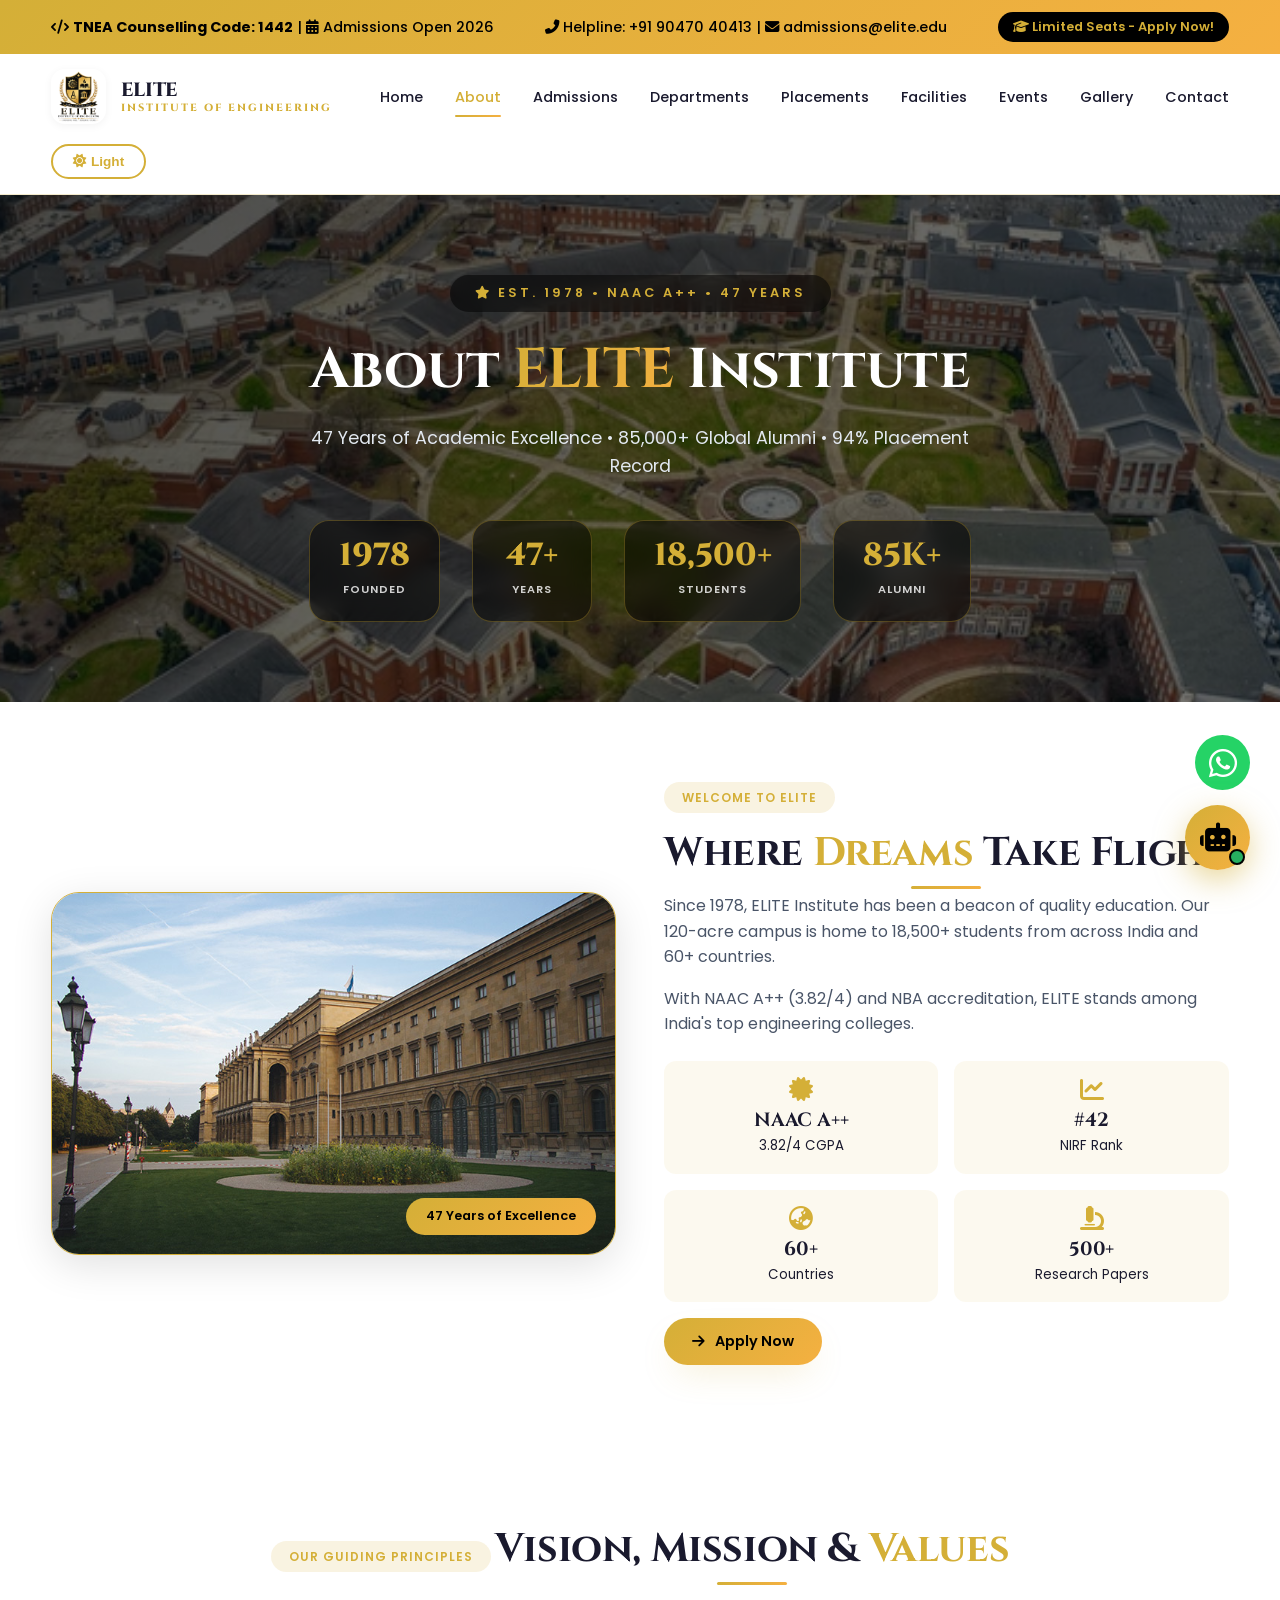
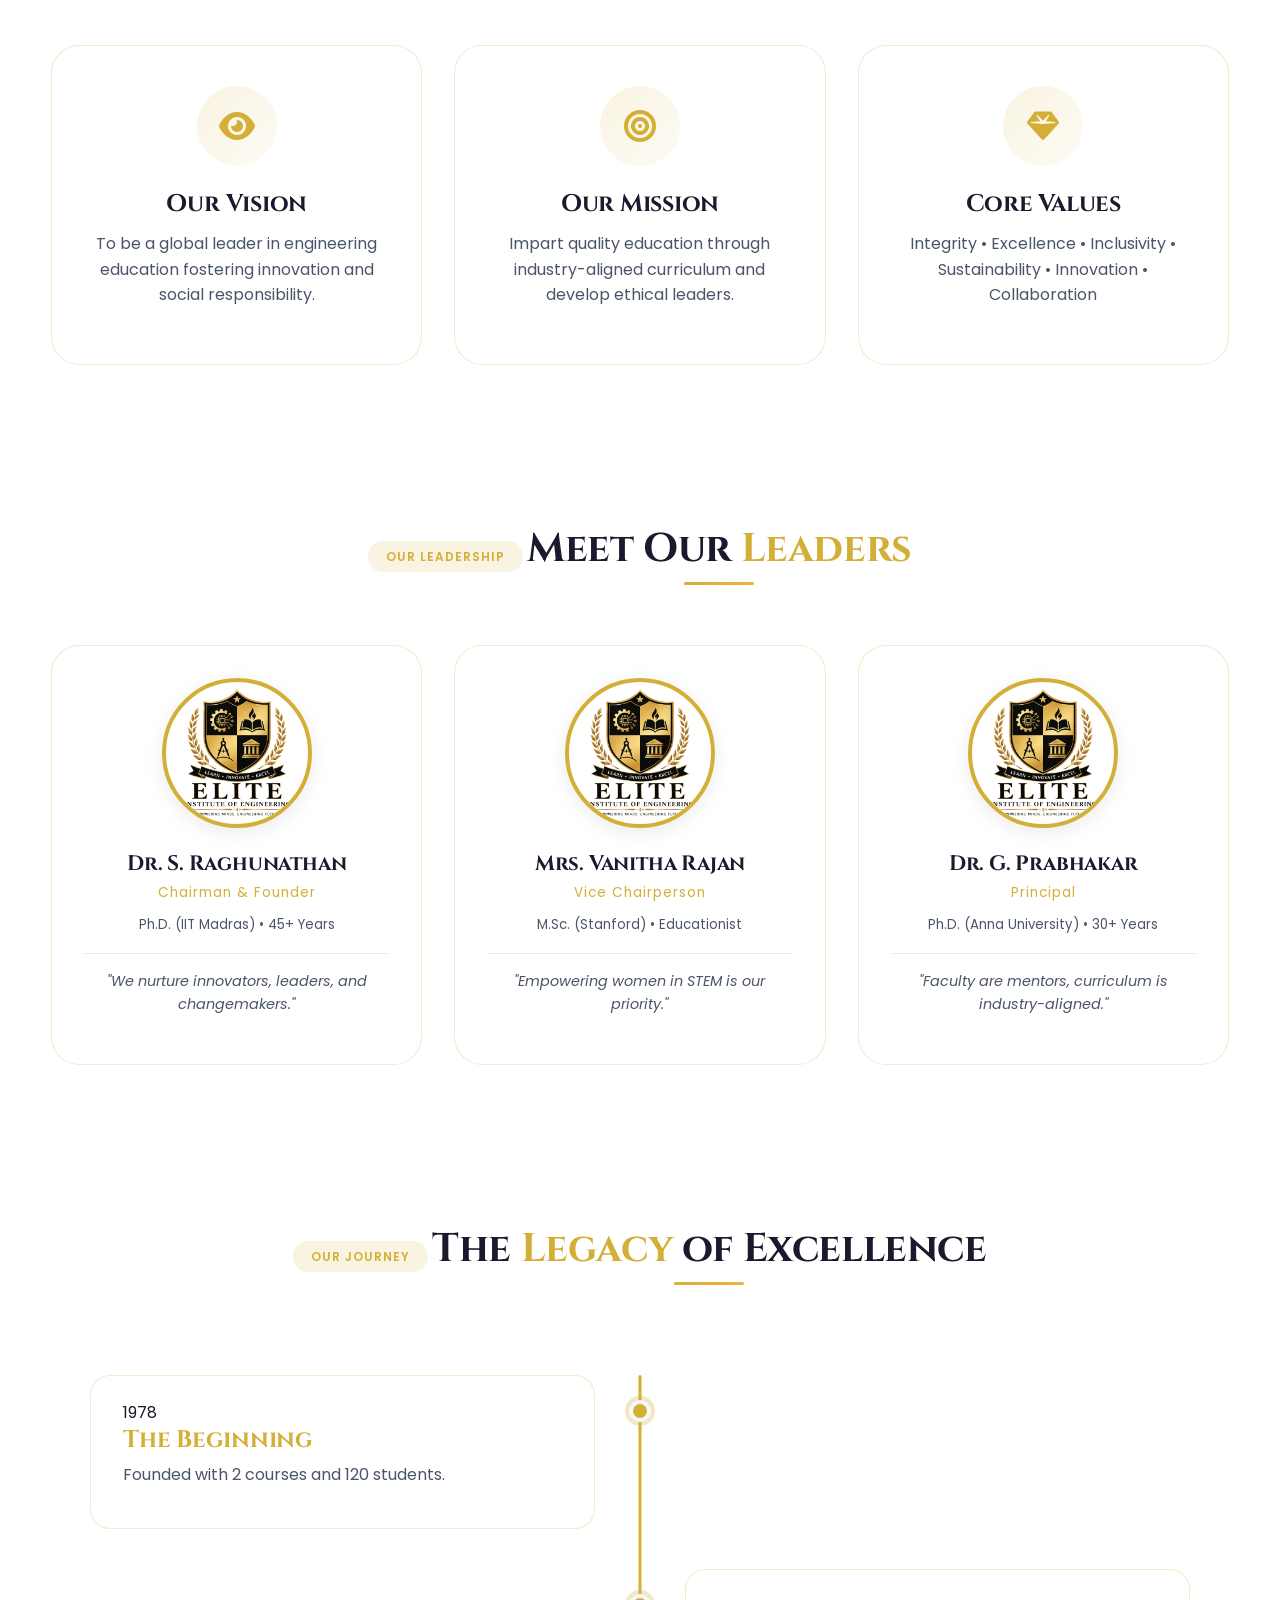
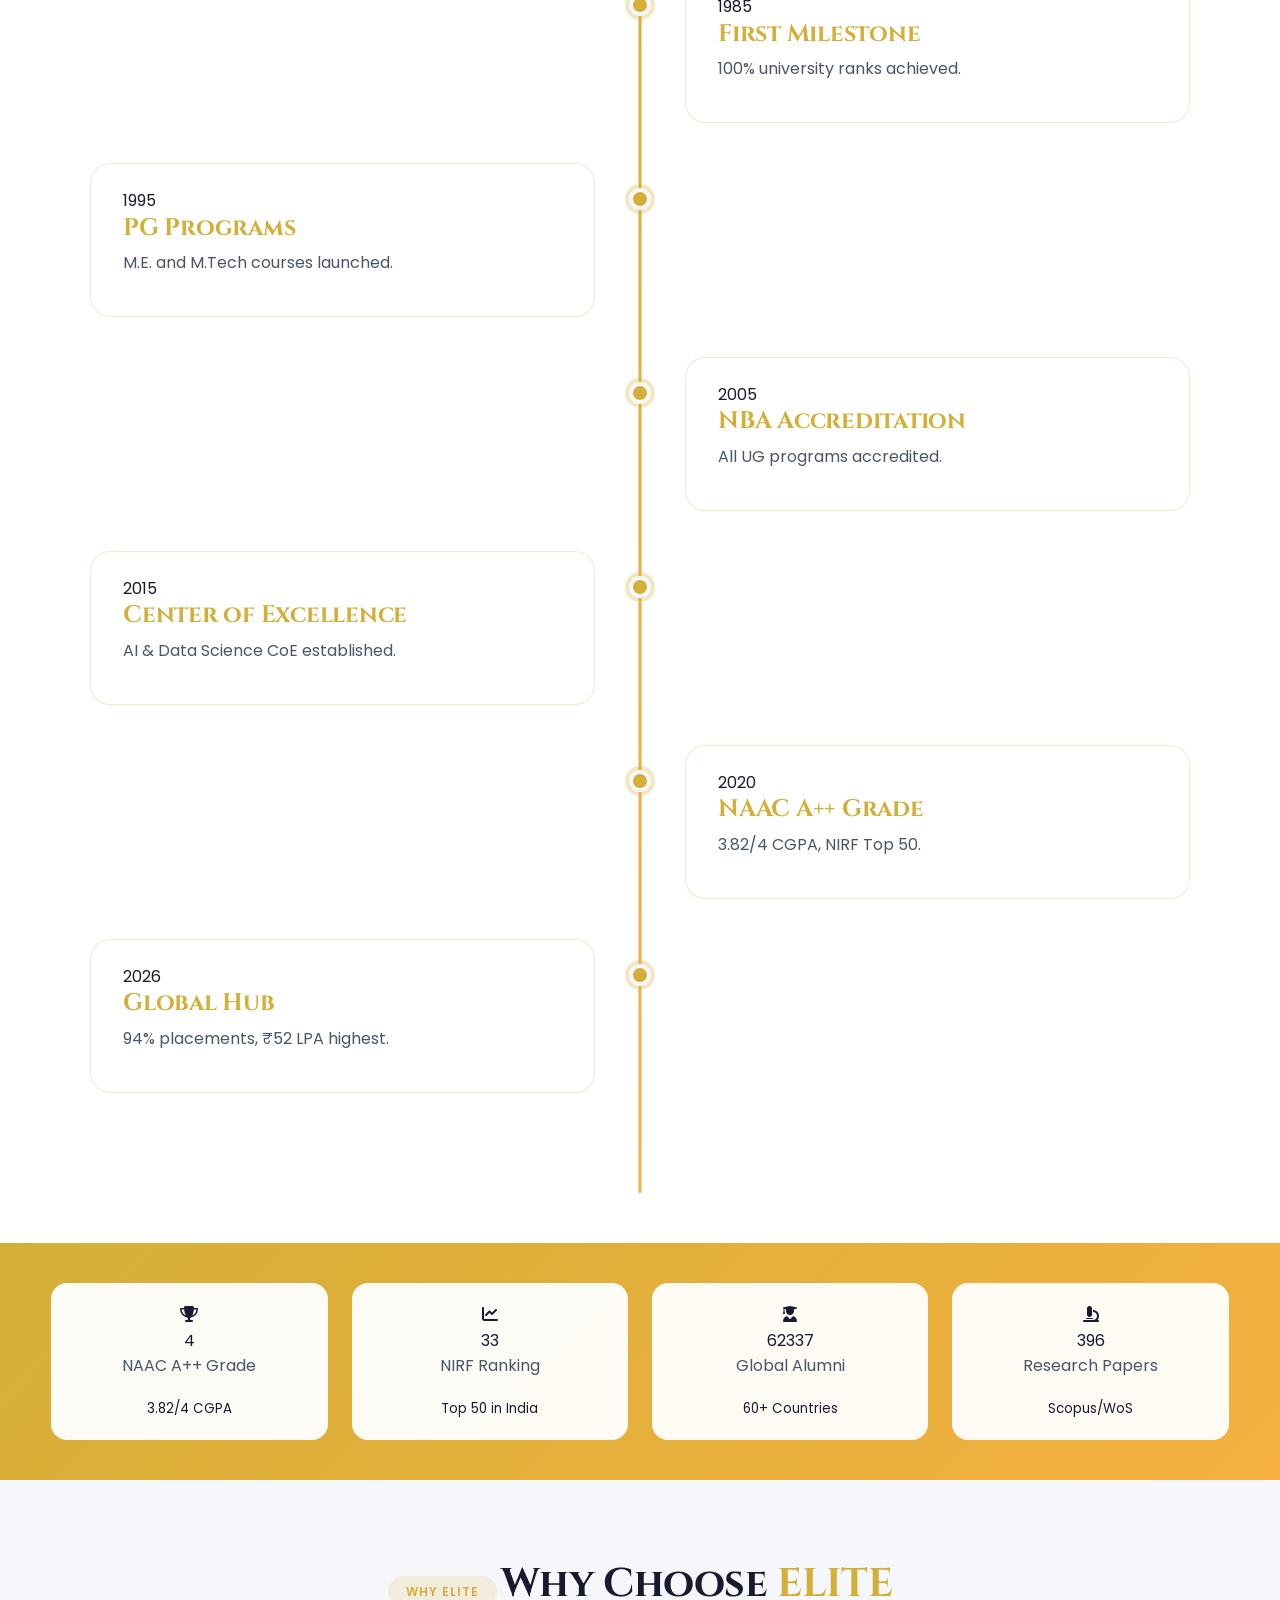
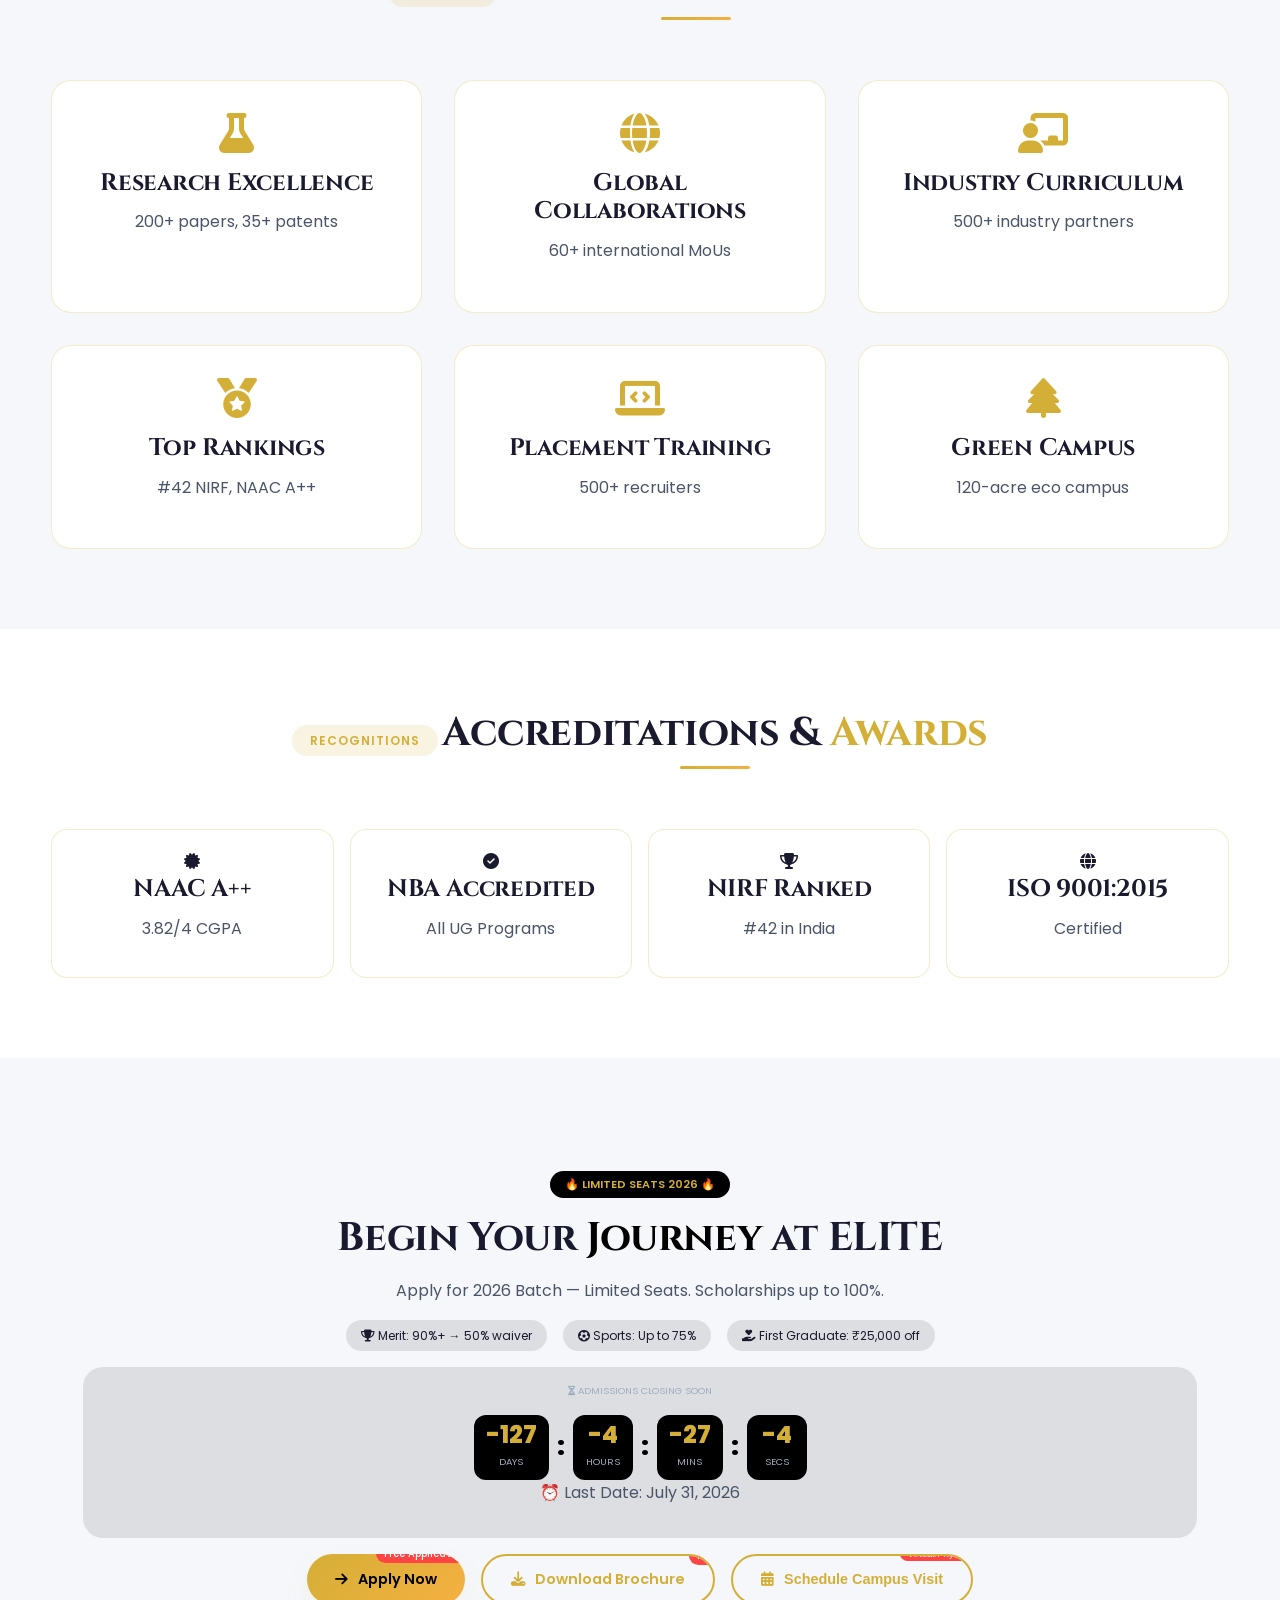
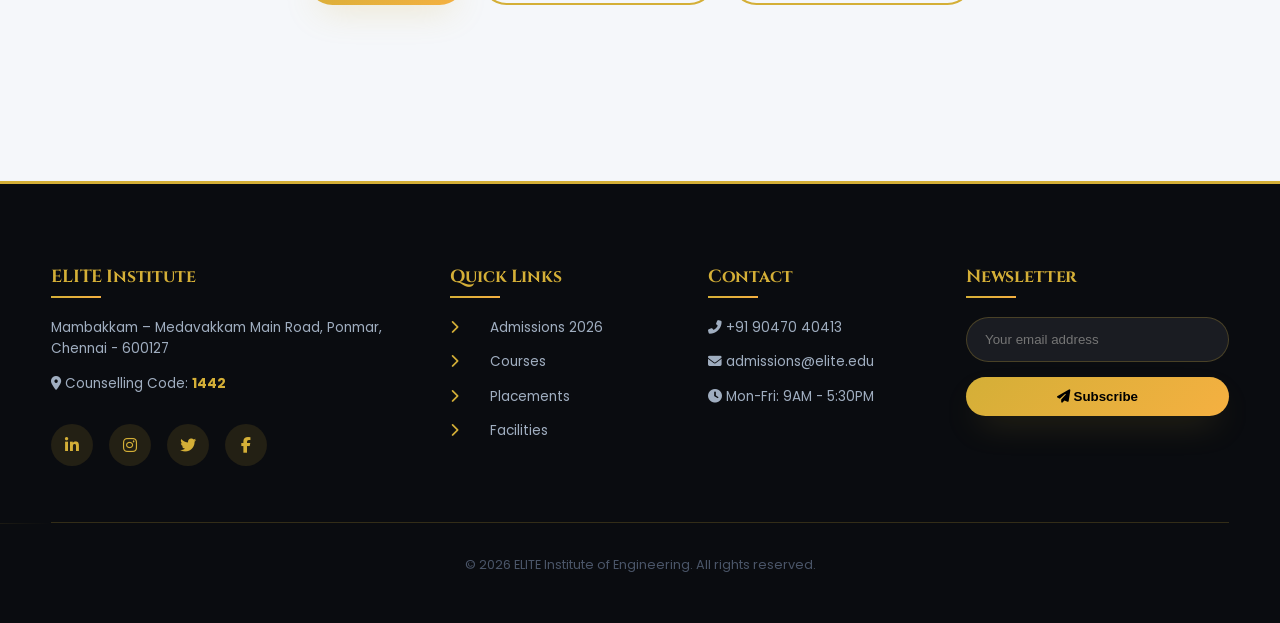
<file: about.html>
<!DOCTYPE html>
<html lang="en">
<head>
  <meta charset="UTF-8">
  <meta name="viewport" content="width=device-width, initial-scale=1.0, user-scalable=yes">
  <title>About ELITE | 47 Years of Excellence | NAAC A++ | Top Engineering College Chennai</title>
  <meta name="description" content="ELITE Institute of Engineering — NAAC A++ accredited with 3.82/4 CGPA, 47 years of shaping futures, 85,000+ alumni worldwide, 94% placement record.">
  <link rel="icon" type="image/jpeg" href="assets/images/jpg/logo.jpg">
  <link href="https://fonts.googleapis.com/css2?family=Cinzel:wght@400;500;600;700;800;900&family=Poppins:wght@300;400;500;600;700;800&display=swap" rel="stylesheet">
  <link rel="stylesheet" href="https://cdnjs.cloudflare.com/ajax/libs/font-awesome/6.5.1/css/all.min.css">
  <link rel="stylesheet" href="assets/css/main.css">
</head>
<body>

<div id="progress-bar"></div>

<!-- Counselling Bar -->
<div class="counselling-bar">
  <div class="container">
    <span><i class="fas fa-code"></i> <strong>TNEA Counselling Code: 1442</strong> | <i class="fas fa-calendar-alt"></i> Admissions Open 2026</span>
    <span><i class="fas fa-phone-alt"></i> Helpline: +91 90470 40413 | <i class="fas fa-envelope"></i> admissions@elite.edu</span>
    <span class="highlight"><i class="fas fa-graduation-cap"></i> Limited Seats - Apply Now!</span>
  </div>
</div>

<!-- Navbar -->
<nav class="navbar">
  <div class="container nav-container">
    <div class="logo">
      <img src="assets/images/jpg/logo.jpg" alt="ELITE Logo" class="logo-img" onerror="this.src='https://placehold.co/55x55/D4AF37/000?text=E'">
      <div class="logo-text">ELITE<br><span>INSTITUTE OF ENGINEERING</span></div>
    </div>
    <ul class="nav-links" id="navLinks">
      <li><a href="index.html" class="nav-link">Home</a></li>
      <li><a href="about.html" class="nav-link active">About</a></li>
      <li><a href="admissions.html" class="nav-link">Admissions</a></li>
      <li><a href="departments.html" class="nav-link">Departments</a></li>
      <li><a href="placement.html" class="nav-link">Placements</a></li>
      <li><a href="facilities.html" class="nav-link">Facilities</a></li>
      <li><a href="events.html" class="nav-link">Events</a></li>
      <li><a href="gallery.html" class="nav-link">Gallery</a></li>
      <li><a href="contact.html" class="nav-link">Contact</a></li>
    </ul>
    <div style="display: flex; gap: 15px; align-items: center;">
      <button class="theme-toggle" id="themeToggle"><i class="fas fa-sun"></i> Light</button>
      <button class="burger" id="burgerBtn"><span></span><span></span><span></span></button>
    </div>
  </div>
</nav>

<main>
  <!-- Hero Section -->
  <section class="page-hero" style="background-image: url('assets/images/jpg/campus-arial-view.jpg'); background-size: cover; background-position: center; background-attachment: fixed;">
    <div class="container hero-content text-center">
      <div class="hero-badge reveal">
        <i class="fas fa-star"></i> EST. 1978 • NAAC A++ • 47 YEARS
      </div>
      <h1 class="hero-title reveal">About <span class="gradient-gold">ELITE</span> Institute</h1>
      <p class="hero-subtitle reveal">47 Years of Academic Excellence • 85,000+ Global Alumni • 94% Placement Record</p>
      <div class="hero-stats reveal">
        <div class="hero-stat"><div class="hero-stat-number">1978</div><div class="hero-stat-label">Founded</div></div>
        <div class="hero-stat"><div class="hero-stat-number">47+</div><div class="hero-stat-label">Years</div></div>
        <div class="hero-stat"><div class="hero-stat-number">18,500+</div><div class="hero-stat-label">Students</div></div>
        <div class="hero-stat"><div class="hero-stat-number">85K+</div><div class="hero-stat-label">Alumni</div></div>
      </div>
    </div>
  </section>

  <!-- Welcome Section -->
  <section>
    <div class="container">
      <div class="about-grid reveal">
        <div class="about-image">
          <img src="assets/images/jpg/main.jpg" alt="ELITE Campus" loading="lazy">
          <div class="about-image-badge">47 Years of Excellence</div>
        </div>
        <div>
          <div class="section-badge">WELCOME TO ELITE</div>
          <h2 class="section-title" style="text-align: left">Where <span class="gold-text">Dreams</span> Take Flight</h2>
          <p>Since 1978, ELITE Institute has been a beacon of quality education. Our 120-acre campus is home to 18,500+ students from across India and 60+ countries.</p>
          <p>With NAAC A++ (3.82/4) and NBA accreditation, ELITE stands among India's top engineering colleges.</p>
          <div class="about-stats">
            <div class="about-stat-item"><i class="fas fa-certificate"></i><h3>NAAC A++</h3><small>3.82/4 CGPA</small></div>
            <div class="about-stat-item"><i class="fas fa-chart-line"></i><h3>#42</h3><small>NIRF Rank</small></div>
            <div class="about-stat-item"><i class="fas fa-globe-asia"></i><h3>60+</h3><small>Countries</small></div>
            <div class="about-stat-item"><i class="fas fa-microscope"></i><h3>500+</h3><small>Research Papers</small></div>
          </div>
          <a href="admissions.html" class="btn btn-primary" style="margin-top: 1rem;"><i class="fas fa-arrow-right"></i> Apply Now</a>
        </div>
      </div>
    </div>
  </section>

  <!-- Vision, Mission, Values -->
  <section style="background: var(--bg-secondary);">
    <div class="container">
      <div class="section-header reveal">
        <div class="section-badge">OUR GUIDING PRINCIPLES</div>
        <h2 class="section-title">Vision, Mission &amp; <span class="gold-text">Values</span></h2>
      </div>
      <div class="values-grid">
        <div class="value-card reveal">
          <div class="value-icon"><i class="fas fa-eye"></i></div>
          <h3>Our Vision</h3>
          <p>To be a global leader in engineering education fostering innovation and social responsibility.</p>
        </div>
        <div class="value-card reveal">
          <div class="value-icon"><i class="fas fa-bullseye"></i></div>
          <h3>Our Mission</h3>
          <p>Impart quality education through industry-aligned curriculum and develop ethical leaders.</p>
        </div>
        <div class="value-card reveal">
          <div class="value-icon"><i class="fas fa-gem"></i></div>
          <h3>Core Values</h3>
          <p>Integrity • Excellence • Inclusivity • Sustainability • Innovation • Collaboration</p>
        </div>
      </div>
    </div>
  </section>

  <!-- Leadership Team -->
  <section>
    <div class="container">
      <div class="section-header reveal">
        <div class="section-badge">OUR LEADERSHIP</div>
        <h2 class="section-title">Meet Our <span class="gold-text">Leaders</span></h2>
      </div>
      <div class="leadership-grid">
        <div class="leader-card reveal">
          <img src="assets/images/jpg/logo.jpg" class="leader-img" onerror="this.src='https://placehold.co/120x120/1A1A1A/D4AF37'">
          <h3 class="leader-name">Dr. S. Raghunathan</h3>
          <p class="leader-designation">Chairman & Founder</p>
          <p><small>Ph.D. (IIT Madras) • 45+ Years</small></p>
          <p class="leader-quote">"We nurture innovators, leaders, and changemakers."</p>
        </div>
        <div class="leader-card reveal">
          <img src="assets/images/jpg/logo.jpg" class="leader-img" onerror="this.src='https://placehold.co/120x120/1A1A1A/D4AF37'">
          <h3 class="leader-name">Mrs. Vanitha Rajan</h3>
          <p class="leader-designation">Vice Chairperson</p>
          <p><small>M.Sc. (Stanford) • Educationist</small></p>
          <p class="leader-quote">"Empowering women in STEM is our priority."</p>
        </div>
        <div class="leader-card reveal">
          <img src="assets/images/jpg/logo.jpg" class="leader-img" onerror="this.src='https://placehold.co/120x120/1A1A1A/D4AF37'">
          <h3 class="leader-name">Dr. G. Prabhakar</h3>
          <p class="leader-designation">Principal</p>
          <p><small>Ph.D. (Anna University) • 30+ Years</small></p>
          <p class="leader-quote">"Faculty are mentors, curriculum is industry-aligned."</p>
        </div>
      </div>
    </div>
  </section>

  <!-- History Timeline -->
  <section class="timeline-section" style="background: var(--bg-secondary);">
    <div class="container">
      <div class="section-header reveal">
        <div class="section-badge">OUR JOURNEY</div>
        <h2 class="section-title">The <span class="gold-text">Legacy</span> of Excellence</h2>
      </div>
      <div class="timeline">
        <div class="timeline-item reveal"><div class="timeline-dot"></div><div class="timeline-card"><div class="timeline-year">1978</div><h3>The Beginning</h3><p>Founded with 2 courses and 120 students.</p></div></div>
        <div class="timeline-item reveal"><div class="timeline-dot"></div><div class="timeline-card"><div class="timeline-year">1985</div><h3>First Milestone</h3><p>100% university ranks achieved.</p></div></div>
        <div class="timeline-item reveal"><div class="timeline-dot"></div><div class="timeline-card"><div class="timeline-year">1995</div><h3>PG Programs</h3><p>M.E. and M.Tech courses launched.</p></div></div>
        <div class="timeline-item reveal"><div class="timeline-dot"></div><div class="timeline-card"><div class="timeline-year">2005</div><h3>NBA Accreditation</h3><p>All UG programs accredited.</p></div></div>
        <div class="timeline-item reveal"><div class="timeline-dot"></div><div class="timeline-card"><div class="timeline-year">2015</div><h3>Center of Excellence</h3><p>AI & Data Science CoE established.</p></div></div>
        <div class="timeline-item reveal"><div class="timeline-dot"></div><div class="timeline-card"><div class="timeline-year">2020</div><h3>NAAC A++ Grade</h3><p>3.82/4 CGPA, NIRF Top 50.</p></div></div>
        <div class="timeline-item reveal"><div class="timeline-dot"></div><div class="timeline-card"><div class="timeline-year">2026</div><h3>Global Hub</h3><p>94% placements, ₹52 LPA highest.</p></div></div>
      </div>
    </div>
  </section>

  <!-- Stats Grand Section -->
  <section class="stats-grand" style="background: var(--gradient-gold); padding: 2.5rem 0;">
    <div class="container">
      <div class="stats-grid">
        <div class="stat-grand-card reveal" style="text-align: center; padding: 1.2rem; background: rgba(255,255,255,0.95); border-radius: 16px;">
          <i class="fas fa-trophy"></i>
          <div class="stat-grand-number" data-count="4">0</div>
          <p>NAAC A++ Grade</p>
          <small>3.82/4 CGPA</small>
        </div>
        <div class="stat-grand-card reveal" style="text-align: center; padding: 1.2rem; background: rgba(255,255,255,0.95); border-radius: 16px;">
          <i class="fas fa-chart-line"></i>
          <div class="stat-grand-number" data-count="42">0</div>
          <p>NIRF Ranking</p>
          <small>Top 50 in India</small>
        </div>
        <div class="stat-grand-card reveal" style="text-align: center; padding: 1.2rem; background: rgba(255,255,255,0.95); border-radius: 16px;">
          <i class="fas fa-user-graduate"></i>
          <div class="stat-grand-number" data-count="85000">0</div>
          <p>Global Alumni</p>
          <small>60+ Countries</small>
        </div>
        <div class="stat-grand-card reveal" style="text-align: center; padding: 1.2rem; background: rgba(255,255,255,0.95); border-radius: 16px;">
          <i class="fas fa-microscope"></i>
          <div class="stat-grand-number" data-count="500">0+</div>
          <p>Research Papers</p>
          <small>Scopus/WoS</small>
        </div>
      </div>
    </div>
  </section>

  <!-- Why Choose ELITE -->
  <section>
    <div class="container">
      <div class="section-header reveal">
        <div class="section-badge">WHY ELITE</div>
        <h2 class="section-title">Why Choose <span class="gold-text">ELITE</span></h2>
      </div>
      <div class="why-elite-grid">
        <div class="why-card reveal"><i class="fas fa-flask"></i><h3>Research Excellence</h3><p>200+ papers, 35+ patents</p></div>
        <div class="why-card reveal"><i class="fas fa-globe"></i><h3>Global Collaborations</h3><p>60+ international MoUs</p></div>
        <div class="why-card reveal"><i class="fas fa-chalkboard-user"></i><h3>Industry Curriculum</h3><p>500+ industry partners</p></div>
        <div class="why-card reveal"><i class="fas fa-medal"></i><h3>Top Rankings</h3><p>#42 NIRF, NAAC A++</p></div>
        <div class="why-card reveal"><i class="fas fa-laptop-code"></i><h3>Placement Training</h3><p>500+ recruiters</p></div>
        <div class="why-card reveal"><i class="fas fa-tree"></i><h3>Green Campus</h3><p>120-acre eco campus</p></div>
      </div>
    </div>
  </section>

  <!-- Accreditation -->
  <section style="background: var(--bg-secondary);">
    <div class="container">
      <div class="section-header reveal">
        <div class="section-badge">RECOGNITIONS</div>
        <h2 class="section-title">Accreditations &amp; <span class="gold-text">Awards</span></h2>
      </div>
      <div class="accreditation-grid" style="display: grid; grid-template-columns: repeat(auto-fit, minmax(200px, 1fr)); gap: 1rem;">
        <div class="accred-card reveal" style="background: var(--card-bg); border: 1px solid var(--border-color); border-radius: 16px; padding: 1.2rem; text-align: center;">
          <i class="fas fa-certificate"></i><h3>NAAC A++</h3><p>3.82/4 CGPA</p>
        </div>
        <div class="accred-card reveal" style="background: var(--card-bg); border: 1px solid var(--border-color); border-radius: 16px; padding: 1.2rem; text-align: center;">
          <i class="fas fa-check-circle"></i><h3>NBA Accredited</h3><p>All UG Programs</p>
        </div>
        <div class="accred-card reveal" style="background: var(--card-bg); border: 1px solid var(--border-color); border-radius: 16px; padding: 1.2rem; text-align: center;">
          <i class="fas fa-trophy"></i><h3>NIRF Ranked</h3><p>#42 in India</p>
        </div>
        <div class="accred-card reveal" style="background: var(--card-bg); border: 1px solid var(--border-color); border-radius: 16px; padding: 1.2rem; text-align: center;">
          <i class="fas fa-globe"></i><h3>ISO 9001:2015</h3><p>Certified</p>
        </div>
      </div>
    </div>
  </section>

  <!-- CTA Section with Modal Trigger -->
  <section>
    <div class="container">
      <div class="cta-grand reveal">
        <div class="cta-badge"><span class="blink">🔥 LIMITED SEATS 2026 🔥</span></div>
        <h2>Begin Your <span style="color: #000;">Journey</span> at ELITE</h2>
        <p>Apply for 2026 Batch — Limited Seats. Scholarships up to 100%.</p>
        <div class="cta-scholarship">
          <div class="scholarship-tag"><i class="fas fa-trophy"></i> Merit: 90%+ → 50% waiver</div>
          <div class="scholarship-tag"><i class="fas fa-futbol"></i> Sports: Up to 75%</div>
          <div class="scholarship-tag"><i class="fas fa-hand-holding-heart"></i> First Graduate: ₹25,000 off</div>
        </div>
        <div class="cta-timer">
          <p class="timer-label"><i class="fas fa-hourglass-half"></i> Admissions Closing Soon</p>
          <div class="countdown">
            <div class="countdown-box"><span class="countdown-number" id="days">00</span><span class="countdown-label">Days</span></div>
            <div class="countdown-sep">:</div>
            <div class="countdown-box"><span class="countdown-number" id="hours">00</span><span class="countdown-label">Hours</span></div>
            <div class="countdown-sep">:</div>
            <div class="countdown-box"><span class="countdown-number" id="minutes">00</span><span class="countdown-label">Mins</span></div>
            <div class="countdown-sep">:</div>
            <div class="countdown-box"><span class="countdown-number" id="seconds">00</span><span class="countdown-label">Secs</span></div>
          </div>
          <p class="timer-note">⏰ Last Date: July 31, 2026</p>
        </div>
        <div class="cta-buttons">
          <a href="admissions.html" class="btn btn-primary cta-btn-primary"><i class="fas fa-arrow-right"></i> Apply Now<span class="btn-badge">Free Application</span></a>
          <a href="#" class="btn btn-outline cta-btn-outline" onclick="downloadBrochure()"><i class="fas fa-download"></i> Download Brochure<span class="btn-badge">PDF</span></a>
          <button class="btn btn-outline cta-btn-outline" onclick="openScheduleModal()"><i class="fas fa-calendar-alt"></i> Schedule Campus Visit<span class="btn-badge">Virtual/Physical</span></button>
        </div>
      </div>
    </div>
  </section>

  <!-- Schedule Campus Visit Modal -->
  <div id="scheduleModal" class="schedule-modal">
    <div class="schedule-modal-content">
      <div class="schedule-modal-header">
        <h2><i class="fas fa-calendar-check"></i> Schedule Your Campus Visit</h2>
        <span class="schedule-modal-close" onclick="closeScheduleModal()">&times;</span>
      </div>
      <div class="schedule-modal-body">
        <div class="visit-options">
          <div class="visit-option active" onclick="selectVisitType('physical')"><i class="fas fa-building"></i><h3>Physical Visit</h3><p>Visit our 120-acre campus</p></div>
          <div class="visit-option" onclick="selectVisitType('virtual')"><i class="fas fa-video"></i><h3>Virtual Tour</h3><p>Interactive online tour</p></div>
        </div>
        <form id="scheduleForm" class="schedule-form">
          <div class="form-row">
            <div class="form-group"><label><i class="fas fa-user"></i> Full Name *</label><input type="text" id="visitName" required placeholder="Enter your full name"></div>
            <div class="form-group"><label><i class="fas fa-envelope"></i> Email Address *</label><input type="email" id="visitEmail" required placeholder="your@email.com"></div>
          </div>
          <div class="form-row">
            <div class="form-group"><label><i class="fas fa-phone-alt"></i> Phone Number *</label><input type="tel" id="visitPhone" required placeholder="10-digit mobile number"></div>
            <div class="form-group"><label><i class="fas fa-map-marker-alt"></i> City</label><input type="text" id="visitCity" placeholder="Your city"></div>
          </div>
          <div class="form-row">
            <div class="form-group"><label><i class="fas fa-calendar-day"></i> Preferred Date *</label><input type="date" id="visitDate" required min="2026-06-07" max="2026-07-30"></div>
            <div class="form-group"><label><i class="fas fa-clock"></i> Preferred Time *</label><select id="visitTime" required><option value="">Select Time Slot</option><option value="10:00 AM">10:00 AM - 11:00 AM</option><option value="11:00 AM">11:00 AM - 12:00 PM</option><option value="12:00 PM">12:00 PM - 1:00 PM</option><option value="2:00 PM">2:00 PM - 3:00 PM</option><option value="3:00 PM">3:00 PM - 4:00 PM</option></select></div>
          </div>
          <div class="form-group"><label><i class="fas fa-graduation-cap"></i> Course Interested In *</label><select id="visitCourse" required><option value="">Select Course</option><option>B.E Computer Science & Engineering</option><option>B.E CSE (Cyber Security)</option><option>B.Tech AI & Data Science</option><option>B.E Electronics & Communication</option><option>B.E Electrical & Electronics</option><option>B.E Civil Engineering</option><option>B.Tech Biotechnology</option><option>MBA Finance & Marketing</option></select></div>
          <div class="form-group"><label><i class="fas fa-comment"></i> Special Requests (Optional)</label><textarea id="visitMessage" rows="3" placeholder="Any specific questions or requirements for your visit..."></textarea></div>
          <input type="hidden" id="visitType" value="physical">
          <button type="submit" class="btn-submit"><i class="fas fa-calendar-check"></i> Confirm Your Visit</button>
          <p class="form-note"><i class="fas fa-info-circle"></i> Our admission team will contact you within 24 hours to confirm your slot.</p>
        </form>
      </div>
    </div>
  </div>
</main>

<!-- Footer -->
<footer>
  <div class="container">
    <div class="footer-grid">
      <div class="footer-col">
        <h4>ELITE Institute</h4>
        <p>Mambakkam – Medavakkam Main Road, Ponmar, Chennai - 600127</p>
        <p><i class="fas fa-map-marker-alt"></i> Counselling Code: <strong style="color: var(--gold);">1442</strong></p>
        <div class="social-icons"><a href="#"><i class="fab fa-linkedin-in"></i></a><a href="#"><i class="fab fa-instagram"></i></a><a href="#"><i class="fab fa-twitter"></i></a><a href="#"><i class="fab fa-facebook-f"></i></a></div>
      </div>
      <div class="footer-col">
        <h4>Quick Links</h4>
        <ul><li><i class="fas fa-chevron-right"></i> <a href="admissions.html">Admissions 2026</a></li><li><i class="fas fa-chevron-right"></i> <a href="departments.html">Courses</a></li><li><i class="fas fa-chevron-right"></i> <a href="placement.html">Placements</a></li><li><i class="fas fa-chevron-right"></i> <a href="facilities.html">Facilities</a></li></ul>
      </div>
      <div class="footer-col">
        <h4>Contact</h4>
        <p><i class="fas fa-phone-alt"></i> <a href="tel:+919047040413">+91 90470 40413</a></p>
        <p><i class="fas fa-envelope"></i> <a href="mailto:admissions@elite.edu">admissions@elite.edu</a></p>
        <p><i class="fas fa-clock"></i> Mon-Fri: 9AM - 5:30PM</p>
      </div>
      <div class="footer-col">
        <h4>Newsletter</h4>
        <form id="newsletterForm" class="newsletter-form"><input type="email" placeholder="Your email address" required><button type="submit" class="btn-primary" style="width: 100%;"><i class="fas fa-paper-plane"></i> Subscribe</button></form>
      </div>
    </div>
    <div class="footer-bottom"><p>© 2026 ELITE Institute of Engineering. All rights reserved.</p></div>
  </div>
</footer>

<!-- AI Assistant -->
<div class="ai-assistant">
  <div class="ai-fab" id="aiFab"><i class="fas fa-robot"></i></div>
  <div class="ai-popup" id="aiPopup">
    <div class="ai-header"><span>ELITE AI Assistant</span><i class="fas fa-times" id="closeAiPopup"></i></div>
    <div class="ai-messages" id="aiMessages"><div class="ai-msg ai-bot"><i class="fas fa-robot"></i> Hello! Ask me about our history, leadership, or anything about ELITE!</div></div>
    <div class="ai-input-area"><input type="text" id="aiInput"><button id="aiSendBtn"><i class="fas fa-paper-plane"></i></button></div>
  </div>
</div>

<!-- WhatsApp Float -->
<div class="whatsapp-float" onclick="window.open('https://wa.me/919047040413', '_blank')"><i class="fab fa-whatsapp"></i></div>

<!-- Back to Top -->
<div class="back-to-top" id="backToTop"><i class="fas fa-arrow-up"></i></div>

<!-- JavaScript Files -->
<script src="assets/js/utilities.js"></script>
<script src="assets/js/animations.js"></script>
<script src="assets/js/ai-assistant.js"></script>
<script src="assets/js/forms.js"></script>
<script src="assets/js/navbar.js"></script>
<script src="assets/js/main.js"></script>

<script>
  document.addEventListener('DOMContentLoaded', function() {
    // Counter animation for stat-grand numbers
    const counters = document.querySelectorAll('[data-count]');
    const counterObserver = new IntersectionObserver((entries) => {
      entries.forEach(entry => {
        if (entry.isIntersecting) {
          const el = entry.target;
          const target = parseInt(el.dataset.count);
          let current = 0;
          const step = Math.ceil(target / 40);
          const interval = setInterval(() => {
            current += step;
            if (current >= target) {
              el.innerText = target + (el.dataset.count.includes('+') ? '+' : (el.dataset.count.includes('%') ? '%' : ''));
              clearInterval(interval);
            } else {
              el.innerText = current;
            }
          }, 20);
          counterObserver.unobserve(el);
        }
      });
    }, { threshold: 0.3 });
    counters.forEach(c => counterObserver.observe(c));
    
    // Newsletter
    document.getElementById('newsletterForm')?.addEventListener('submit', (e) => {
      e.preventDefault();
      notifySuccess('✓ Thank you for subscribing!');
      e.target.reset();
    });
    
    // Countdown Timer
    function updateCountdownTimer() {
      const lastDate = new Date('July 31, 2026 23:59:59').getTime();
      const now = new Date().getTime();
      const distance = lastDate - now;
      const days = Math.floor(distance / (1000 * 60 * 60 * 24));
      const hours = Math.floor((distance % (1000 * 60 * 60 * 24)) / (1000 * 60 * 60));
      const minutes = Math.floor((distance % (1000 * 60 * 60)) / (1000 * 60));
      const seconds = Math.floor((distance % (1000 * 60)) / 1000);
      document.getElementById('days').innerHTML = days.toString().padStart(2, '0');
      document.getElementById('hours').innerHTML = hours.toString().padStart(2, '0');
      document.getElementById('minutes').innerHTML = minutes.toString().padStart(2, '0');
      document.getElementById('seconds').innerHTML = seconds.toString().padStart(2, '0');
    }
    updateCountdownTimer();
    setInterval(updateCountdownTimer, 1000);
  });
</script>
</body>
</html>
</file>
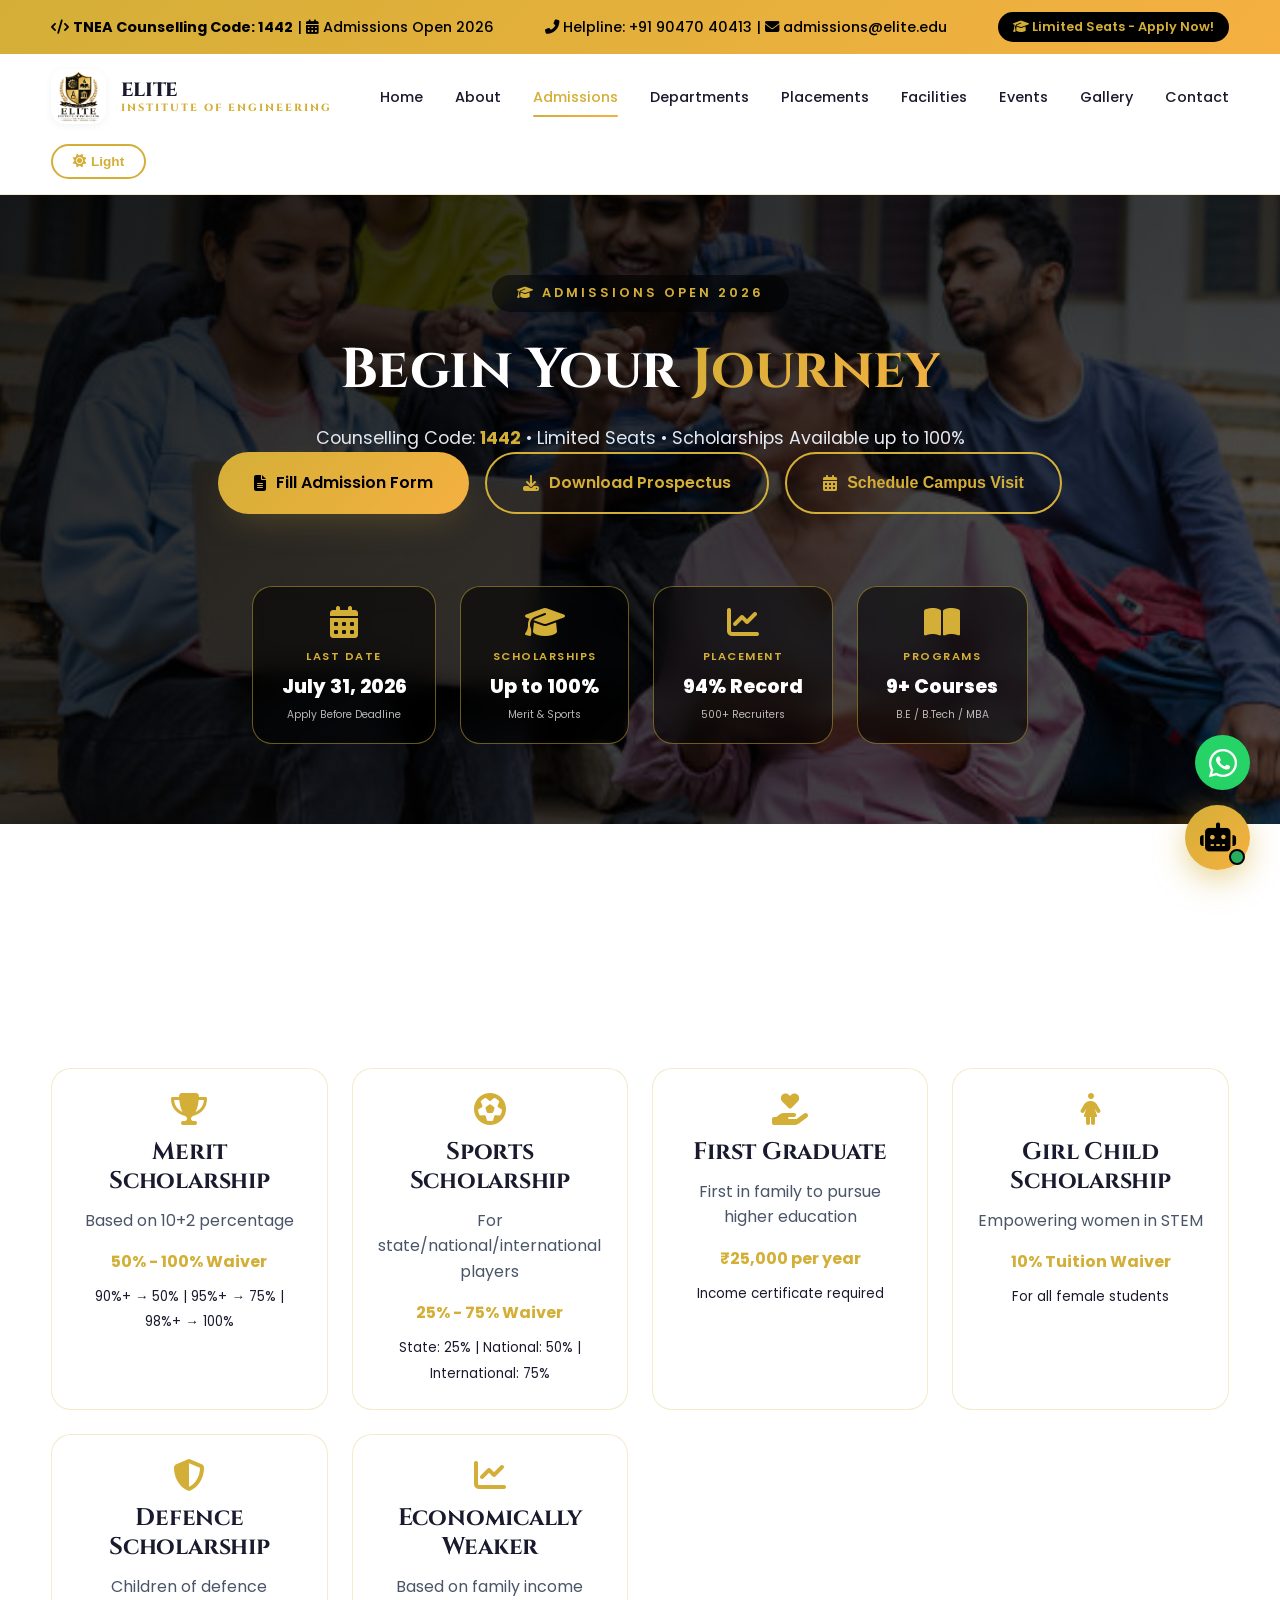
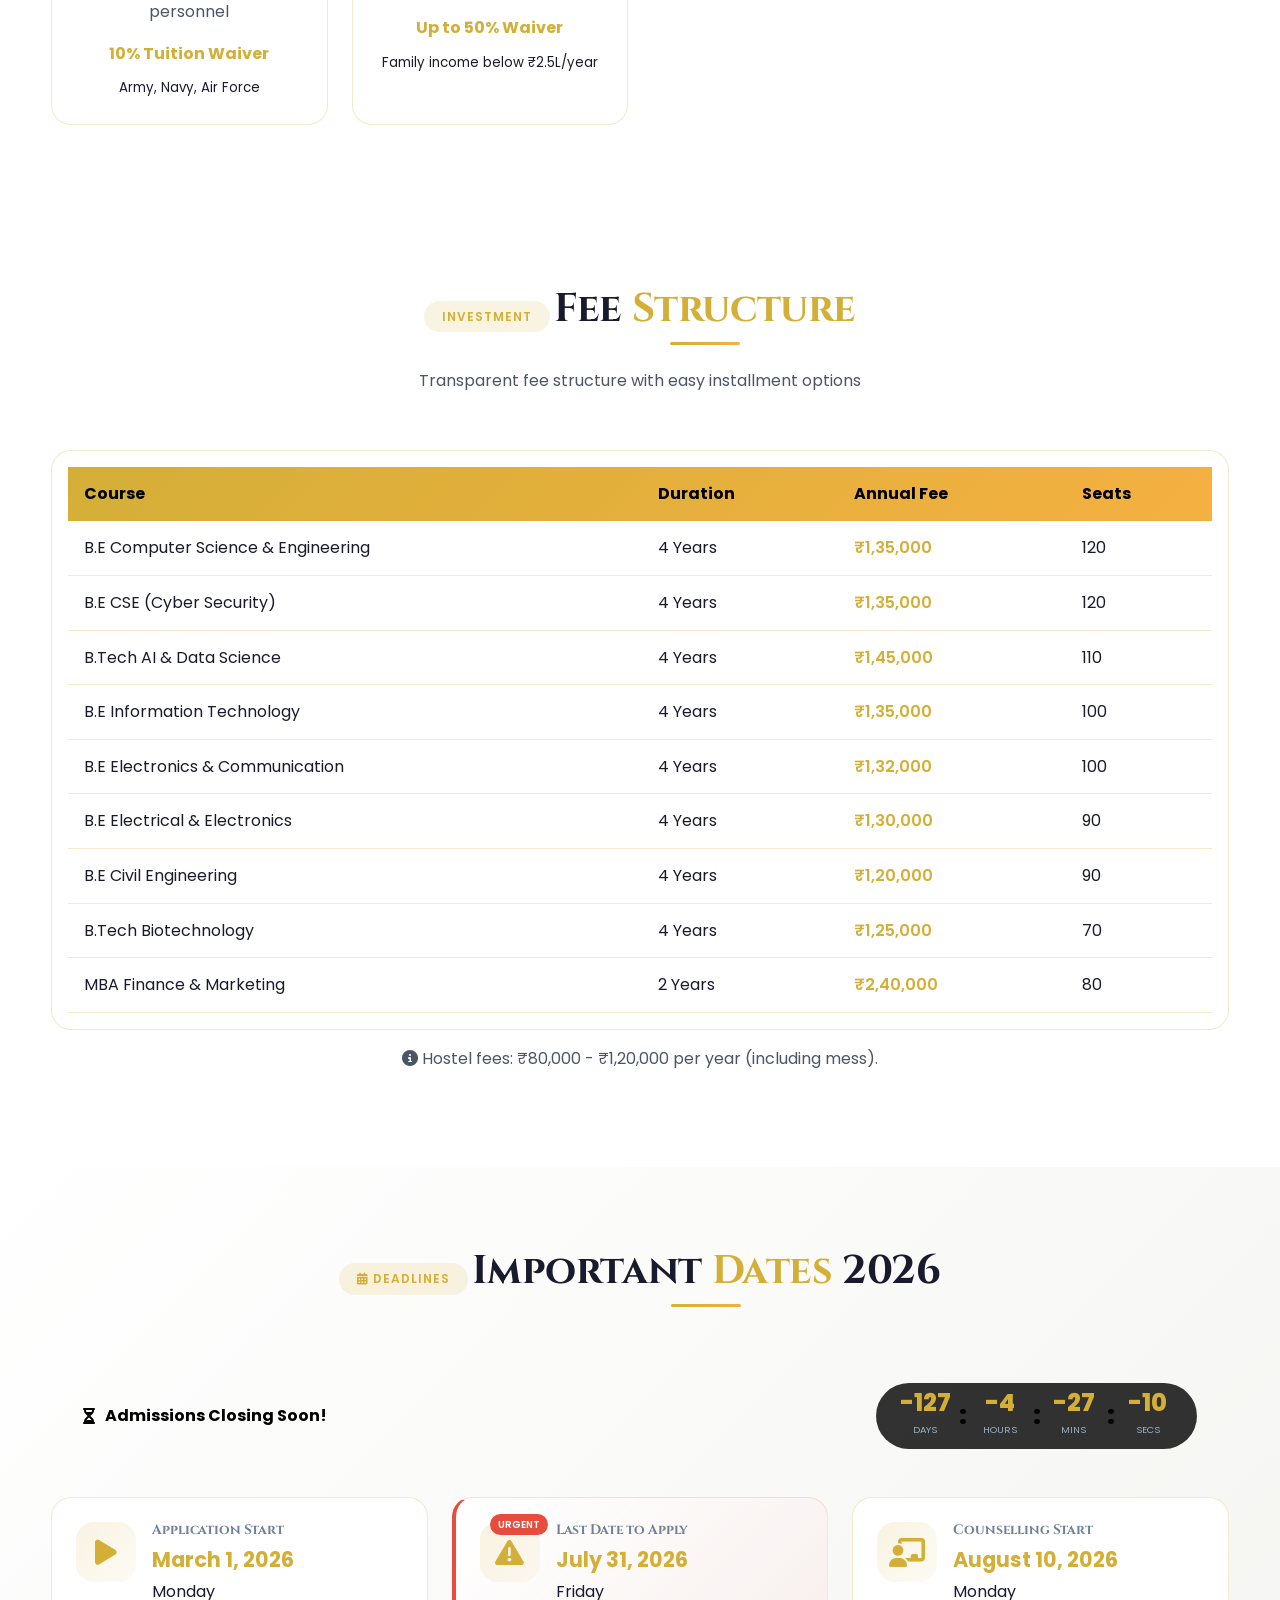
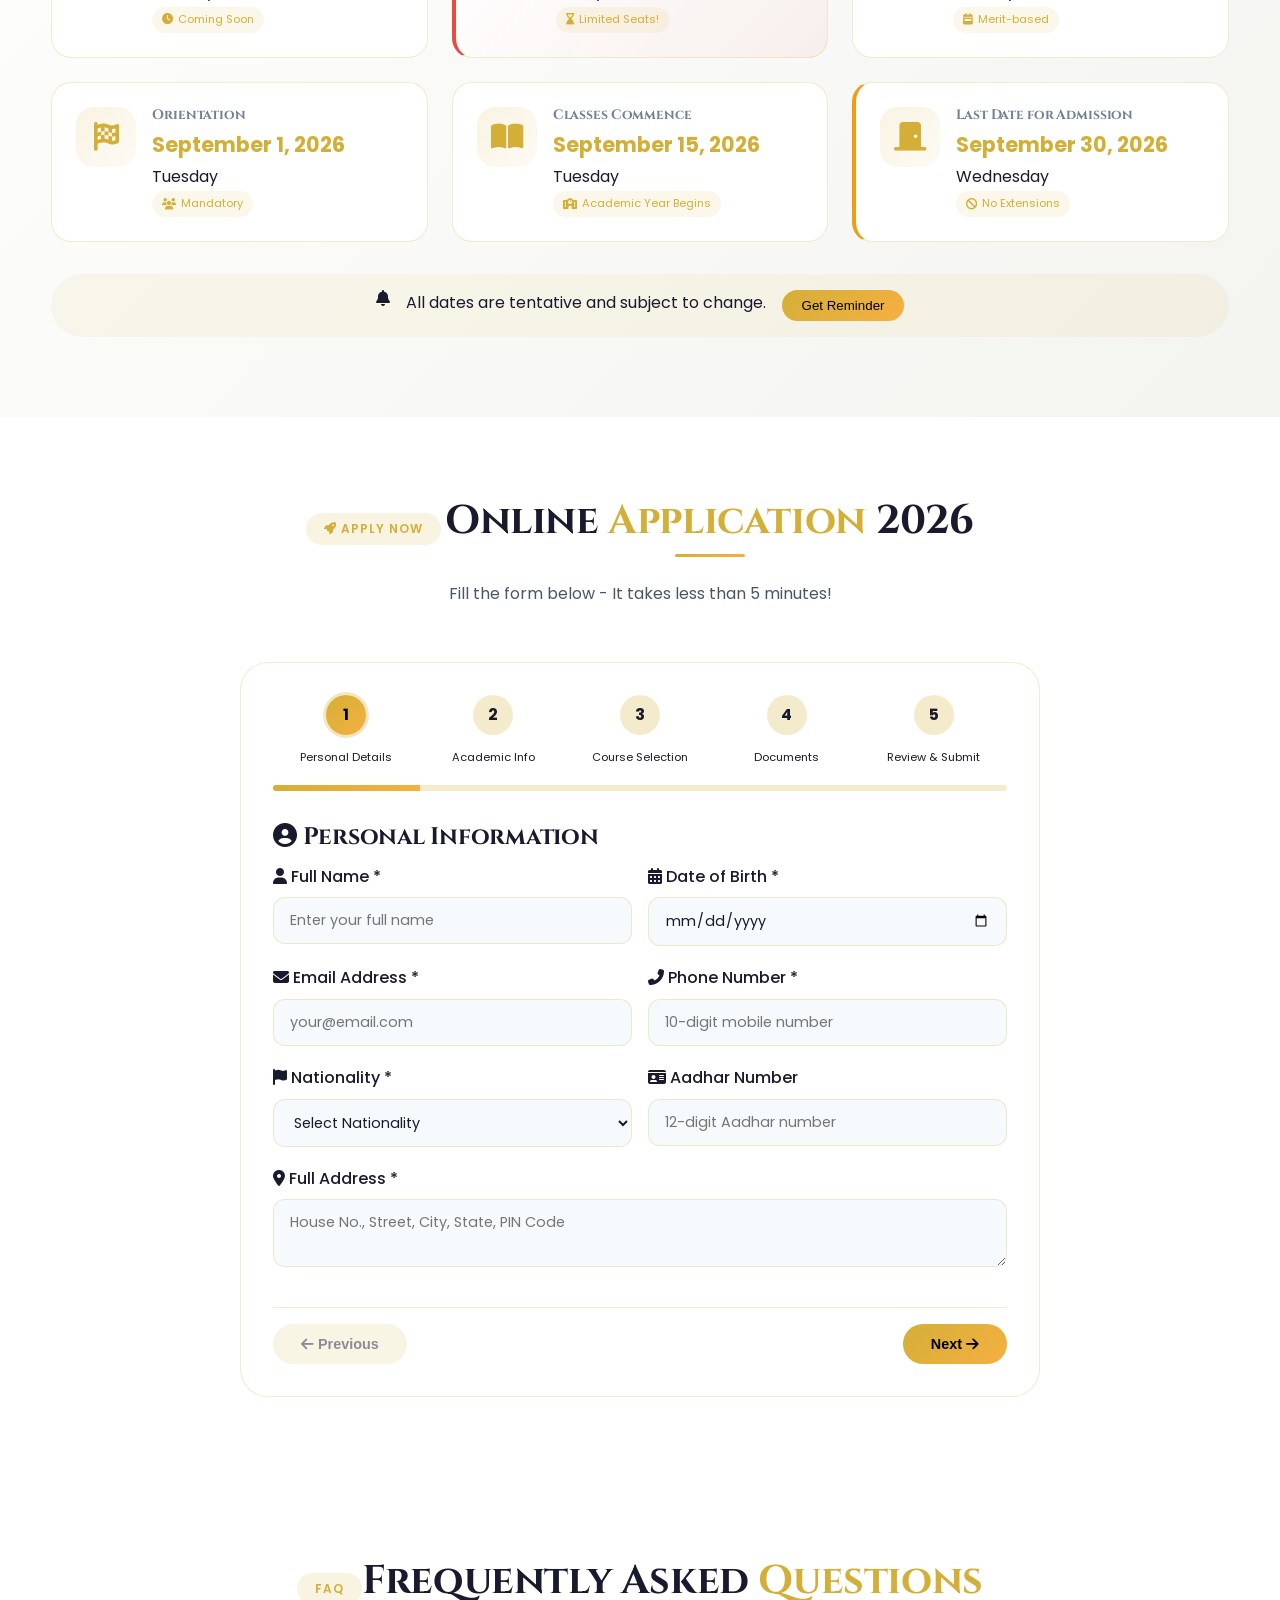
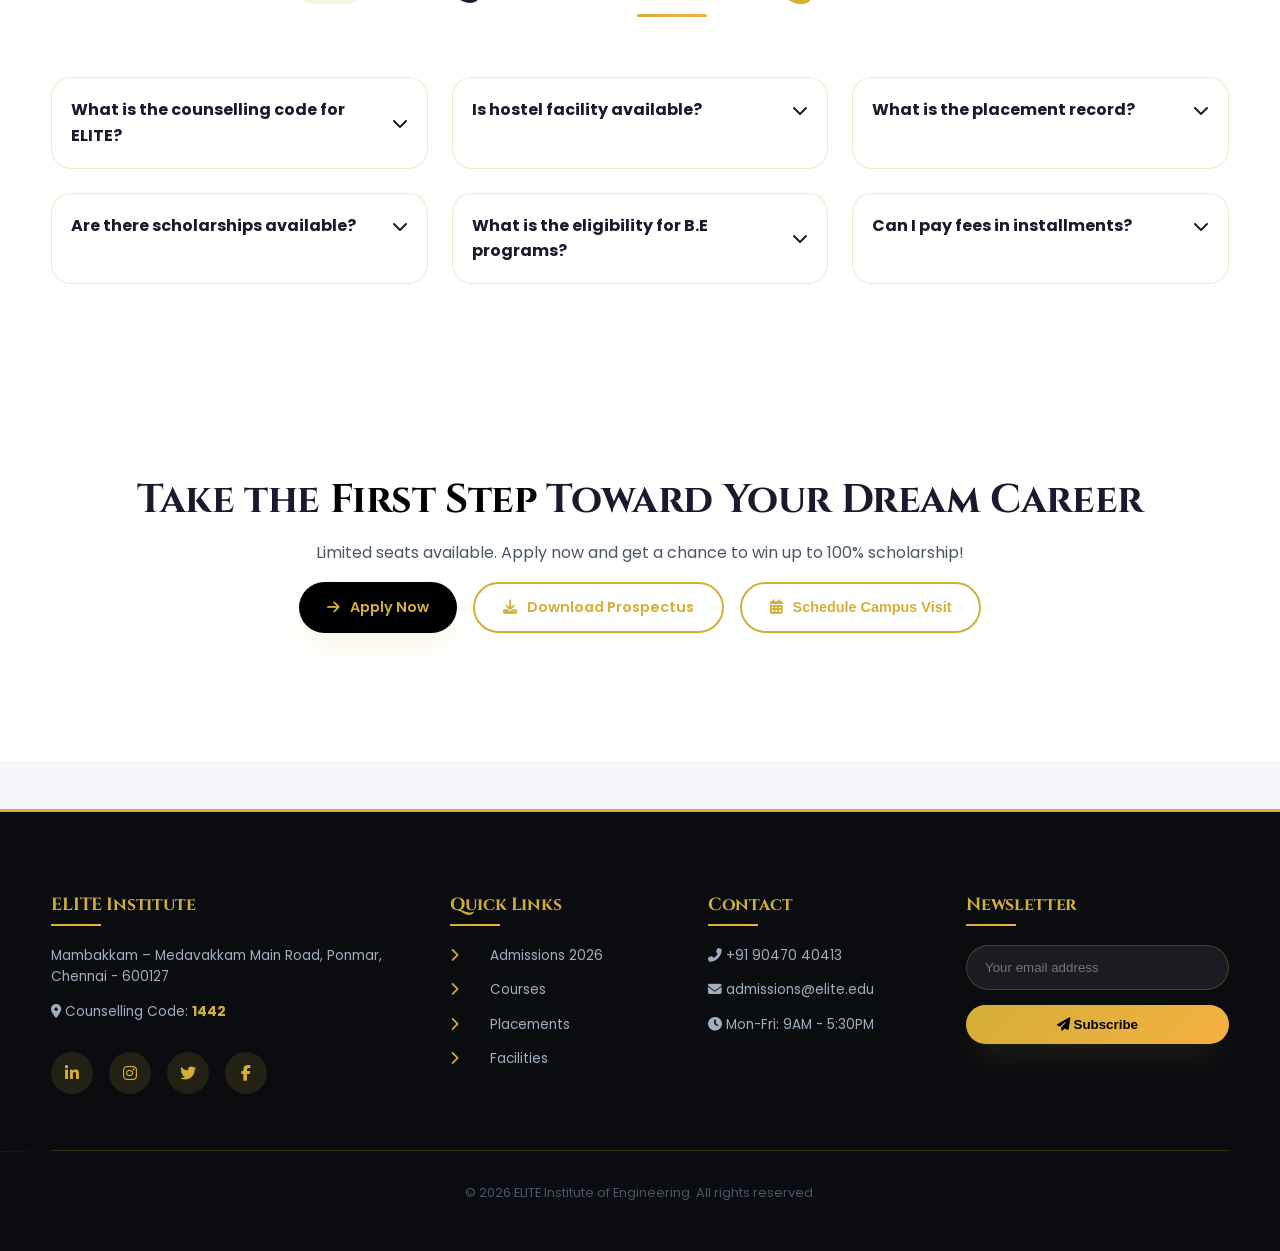
<file: admissions.html>
<!DOCTYPE html>
<html lang="en">
<head>
  <meta charset="UTF-8">
  <meta name="viewport" content="width=device-width, initial-scale=1.0, user-scalable=yes">
  <title>Admissions 2026 | ELITE Institute of Engineering | Apply Now | Scholarships Available</title>
  <meta name="description" content="Apply for B.E, B.Tech, and MBA programs at ELITE Institute. Check eligibility, fees, scholarships, and important dates. Counselling Code: 1442. Limited seats available.">
  <meta name="keywords" content="admissions 2026, engineering admission, TNEA counselling code 1442, ELITE admissions, scholarship, engineering college chennai">
  <link rel="icon" type="image/jpeg" href="assets/images/jpg/logo.jpg">
  <link href="https://fonts.googleapis.com/css2?family=Cinzel:wght@400;500;600;700;800;900&family=Poppins:wght@300;400;500;600;700;800&display=swap" rel="stylesheet">
  <link rel="stylesheet" href="https://cdnjs.cloudflare.com/ajax/libs/font-awesome/6.5.1/css/all.min.css">
  <link rel="stylesheet" href="assets/css/main.css">
  <style>/* Hero Stats Cards */
.hero-stats-grid {
  display: flex;
  justify-content: center;
  gap: 1.5rem;
  flex-wrap: wrap;
  margin-top: 2rem;
}

.hero-stat-card {
  background: rgba(0, 0, 0, 0.55);
  backdrop-filter: blur(12px);
  border: 1px solid rgba(212, 175, 55, 0.5);
  border-radius: 20px;
  padding: 1.2rem 1.8rem;
  text-align: center;
  min-width: 160px;
  transition: all 0.3s ease;
}

.hero-stat-card:hover {
  transform: translateY(-6px);
  border-color: var(--gold);
  background: rgba(0, 0, 0, 0.7);
  box-shadow: 0 10px 25px rgba(0, 0, 0, 0.2);
}

/* Font Awesome Icon Styling */
.hero-stat-icon {
  font-size: 2rem;
  color: var(--gold);
  margin-bottom: 10px;
  display: block;
}

/* Label Styling */
.hero-stat-label {
  font-size: 0.7rem;
  color: var(--gold);
  letter-spacing: 1.5px;
  margin-bottom: 6px;
  text-transform: uppercase;
  font-weight: 600;
}

/* Value Styling */
.hero-stat-value {
  font-size: 1.2rem;
  font-weight: 800;
  color: white;
  margin-bottom: 4px;
}

/* Subtitle Styling */
.hero-stat-sub {
  font-size: 0.65rem;
  color: rgba(255, 255, 255, 0.7);
  margin-top: 4px;
}

/* Responsive */
@media (max-width: 768px) {
  .hero-stats-grid {
    gap: 1rem;
  }
  .hero-stat-card {
    padding: 0.8rem 1.2rem;
    min-width: 130px;
  }
  .hero-stat-icon {
    font-size: 1.5rem;
  }
  .hero-stat-value {
    font-size: 1rem;
  }
}

@media (max-width: 480px) {
  .hero-stat-card {
    padding: 0.6rem 0.9rem;
    min-width: 110px;
  }
  .hero-stat-icon {
    font-size: 1.2rem;
  }
  .hero-stat-value {
    font-size: 0.85rem;
  }
  .hero-stat-label {
    font-size: 0.55rem;
  }
  .hero-stat-sub {
    font-size: 0.5rem;
  }
}</style>
</head>
<body>

<div id="progress-bar"></div>

<!-- Counselling Bar -->
<div class="counselling-bar">
  <div class="container">
    <span><i class="fas fa-code"></i> <strong>TNEA Counselling Code: 1442</strong> | <i class="fas fa-calendar-alt"></i> Admissions Open 2026</span>
    <span><i class="fas fa-phone-alt"></i> Helpline: +91 90470 40413 | <i class="fas fa-envelope"></i> admissions@elite.edu</span>
    <span class="highlight"><i class="fas fa-graduation-cap"></i> Limited Seats - Apply Now!</span>
  </div>
</div>

<!-- Navbar -->
<nav class="navbar">
  <div class="container nav-container">
    <div class="logo">
      <img src="assets/images/jpg/logo.jpg" alt="ELITE Logo" class="logo-img" onerror="this.src='https://placehold.co/55x55/D4AF37/000?text=E'">
      <div class="logo-text">ELITE<br><span>INSTITUTE OF ENGINEERING</span></div>
    </div>
    <ul class="nav-links" id="navLinks">
      <li><a href="index.html" class="nav-link">Home</a></li>
      <li><a href="about.html" class="nav-link">About</a></li>
      <li><a href="admissions.html" class="nav-link active">Admissions</a></li>
      <li><a href="departments.html" class="nav-link">Departments</a></li>
      <li><a href="placement.html" class="nav-link">Placements</a></li>
      <li><a href="facilities.html" class="nav-link">Facilities</a></li>
      <li><a href="events.html" class="nav-link">Events</a></li>
      <li><a href="gallery.html" class="nav-link">Gallery</a></li>
      <li><a href="contact.html" class="nav-link">Contact</a></li>
    </ul>
    <div style="display: flex; gap: 15px; align-items: center;">
      <button class="theme-toggle" id="themeToggle"><i class="fas fa-sun"></i> Light</button>
      <button class="burger" id="burgerBtn"><span></span><span></span><span></span></button>
    </div>
  </div>
</nav>

<main>
  <!-- Hero Section -->
  <section class="page-hero" style="background-image: linear-gradient(135deg, rgba(0,0,0,0.5) 0%, rgba(0,0,0,0.3) 100%), url('assets/images/jpg/students-group-discussion.jpg'); background-size: cover; background-position: center; background-attachment: fixed;">
    <div class="container hero-content text-center">
      <div class="hero-badge reveal"><i class="fas fa-graduation-cap"></i> ADMISSIONS OPEN 2026</div>
      <h1 class="hero-title reveal">Begin Your <span class="gradient-gold">Journey</span></h1>
      <p class="hero-subtitle reveal">Counselling Code: <strong style="color: var(--gold);">1442</strong> • Limited Seats • Scholarships Available up to 100%</p>
      
      <div class="hero-buttons reveal" style="display: flex; justify-content: center; gap: 1rem; flex-wrap: wrap; margin-bottom: 40px;">
        <a href="#wowAdmissionForm" class="btn btn-primary btn-lg" style="background: var(--gradient-gold); color: #000;"><i class="fas fa-file-alt"></i> Fill Admission Form</a>
        <a href="#" class="btn btn-outline btn-lg" onclick="downloadBrochure()"><i class="fas fa-download"></i> Download Prospectus</a>
        <button class="btn btn-outline btn-lg" onclick="openScheduleModal()"><i class="fas fa-calendar-alt"></i> Schedule Campus Visit</button>
      </div>
      
      <div class="hero-stats-grid">
  <div class="hero-stats-grid">
  <!-- Last Date Card -->
  <div class="hero-stat-card">
    <i class="fas fa-calendar-alt hero-stat-icon"></i>
    <div class="hero-stat-label">Last Date</div>
    <div class="hero-stat-value">July 31, 2026</div>
    <div class="hero-stat-sub">Apply Before Deadline</div>
  </div>
  
  <!-- Scholarships Card -->
  <div class="hero-stat-card">
    <i class="fas fa-graduation-cap hero-stat-icon"></i>
    <div class="hero-stat-label">Scholarships</div>
    <div class="hero-stat-value">Up to 100%</div>
    <div class="hero-stat-sub">Merit & Sports</div>
  </div>
  
  <!-- Placement Card -->
  <div class="hero-stat-card">
    <i class="fas fa-chart-line hero-stat-icon"></i>
    <div class="hero-stat-label">Placement</div>
    <div class="hero-stat-value">94% Record</div>
    <div class="hero-stat-sub">500+ Recruiters</div>
  </div>
  
  <!-- Programs Card -->
  <div class="hero-stat-card">
    <i class="fas fa-book-open hero-stat-icon"></i>
    <div class="hero-stat-label">Programs</div>
    <div class="hero-stat-value">9+ Courses</div>
    <div class="hero-stat-sub">B.E / B.Tech / MBA</div>
  </div>
</div>
  </section>

  <!-- Scholarship Section -->
  <section>
    <div class="container">
      <div class="section-header reveal">
        <div class="section-badge">FINANCIAL AID</div>
        <h2 class="section-title">Scholarship <span class="gold-text">Programs</span></h2>
        <p class="section-subtitle">We believe in rewarding talent and supporting dreams</p>
      </div>
      <div class="scholarship-grid">
        <div class="scholarship-card reveal"><i class="fas fa-trophy"></i><h3>Merit Scholarship</h3><p>Based on 10+2 percentage</p><div class="scholarship-amount">50% - 100% Waiver</div><small>90%+ → 50% | 95%+ → 75% | 98%+ → 100%</small></div>
        <div class="scholarship-card reveal"><i class="fas fa-futbol"></i><h3>Sports Scholarship</h3><p>For state/national/international players</p><div class="scholarship-amount">25% - 75% Waiver</div><small>State: 25% | National: 50% | International: 75%</small></div>
        <div class="scholarship-card reveal"><i class="fas fa-hand-holding-heart"></i><h3>First Graduate</h3><p>First in family to pursue higher education</p><div class="scholarship-amount">₹25,000 per year</div><small>Income certificate required</small></div>
        <div class="scholarship-card reveal"><i class="fas fa-female"></i><h3>Girl Child Scholarship</h3><p>Empowering women in STEM</p><div class="scholarship-amount">10% Tuition Waiver</div><small>For all female students</small></div>
        <div class="scholarship-card reveal"><i class="fas fa-shield-alt"></i><h3>Defence Scholarship</h3><p>Children of defence personnel</p><div class="scholarship-amount">10% Tuition Waiver</div><small>Army, Navy, Air Force</small></div>
        <div class="scholarship-card reveal"><i class="fas fa-chart-line"></i><h3>Economically Weaker</h3><p>Based on family income</p><div class="scholarship-amount">Up to 50% Waiver</div><small>Family income below ₹2.5L/year</small></div>
      </div>
    </div>
  </section>

  <!-- Fee Structure -->
  <section style="background: var(--bg-secondary);">
    <div class="container">
      <div class="section-header reveal">
        <div class="section-badge">INVESTMENT</div>
        <h2 class="section-title">Fee <span class="gold-text">Structure</span></h2>
        <p class="section-subtitle">Transparent fee structure with easy installment options</p>
      </div>
      <div class="table-wrapper">
        <table class="fee-table">
          <thead><tr><th>Course</th><th>Duration</th><th>Annual Fee</th><th>Seats</th></tr></thead>
          <tbody>
            <tr><td>B.E Computer Science & Engineering</td><td>4 Years</td><td class="course-fee">₹1,35,000</td><td>120</td></tr>
            <tr><td>B.E CSE (Cyber Security)</td><td>4 Years</td><td class="course-fee">₹1,35,000</td><td>120</td></tr>
            <tr><td>B.Tech AI & Data Science</td><td>4 Years</td><td class="course-fee">₹1,45,000</td><td>110</td></tr>
            <tr><td>B.E Information Technology</td><td>4 Years</td><td class="course-fee">₹1,35,000</td><td>100</td></tr>
            <tr><td>B.E Electronics & Communication</td><td>4 Years</td><td class="course-fee">₹1,32,000</td><td>100</td></tr>
            <tr><td>B.E Electrical & Electronics</td><td>4 Years</td><td class="course-fee">₹1,30,000</td><td>90</td></tr>
            <tr><td>B.E Civil Engineering</td><td>4 Years</td><td class="course-fee">₹1,20,000</td><td>90</td></tr>
            <tr><td>B.Tech Biotechnology</td><td>4 Years</td><td class="course-fee">₹1,25,000</td><td>70</td></tr>
            <tr><td>MBA Finance & Marketing</td><td>2 Years</td><td class="course-fee">₹2,40,000</td><td>80</td></tr>
          </tbody>
        </table>
      </div>
      <div class="fee-note" style="text-align: center; margin-top: 1rem;"><p><i class="fas fa-info-circle"></i> Hostel fees: ₹80,000 - ₹1,20,000 per year (including mess).</p></div>
    </div>
  </section>

  <!-- Important Dates Section -->
  <section style="background: linear-gradient(135deg, var(--bg-secondary) 0%, rgba(212,175,55,0.05) 100%);">
    <div class="container">
      <div class="section-header reveal">
        <div class="section-badge"><i class="fas fa-calendar-alt"></i> DEADLINES</div>
        <h2 class="section-title">Important <span class="gold-text">Dates</span> 2026</h2>
      </div>
      
      <div class="countdown-banner reveal">
        <div class="countdown-content">
          <div class="countdown-text"><i class="fas fa-hourglass-half"></i><span>Admissions Closing Soon!</span></div>
          <div class="countdown-timer">
            <div class="timer-block"><span class="timer-number" id="timerDays">00</span><span class="timer-label">Days</span></div><span class="timer-sep">:</span>
            <div class="timer-block"><span class="timer-number" id="timerHours">00</span><span class="timer-label">Hours</span></div><span class="timer-sep">:</span>
            <div class="timer-block"><span class="timer-number" id="timerMins">00</span><span class="timer-label">Mins</span></div><span class="timer-sep">:</span>
            <div class="timer-block"><span class="timer-number" id="timerSecs">00</span><span class="timer-label">Secs</span></div>
          </div>
        </div>
      </div>
      
      <div class="dates-grid">
        <div class="date-card reveal"><div class="date-card-inner"><div class="date-icon-wrapper"><div class="date-icon"><i class="fas fa-play"></i></div></div><div class="date-content"><h4>Application Start</h4><div class="date-value">March 1, 2026</div><div class="date-day">Monday</div><div class="date-status status-upcoming"><i class="fas fa-clock"></i> Coming Soon</div></div></div></div>
        <div class="date-card urgent reveal"><div class="date-card-inner"><div class="date-icon-wrapper"><div class="date-icon"><i class="fas fa-exclamation-triangle"></i></div><span class="urgent-badge">URGENT</span></div><div class="date-content"><h4>Last Date to Apply</h4><div class="date-value">July 31, 2026</div><div class="date-day">Friday</div><div class="date-status status-urgent"><i class="fas fa-hourglass-end"></i> Limited Seats!</div></div></div></div>
        <div class="date-card reveal"><div class="date-card-inner"><div class="date-icon-wrapper"><div class="date-icon"><i class="fas fa-chalkboard-user"></i></div></div><div class="date-content"><h4>Counselling Start</h4><div class="date-value">August 10, 2026</div><div class="date-day">Monday</div><div class="date-status status-upcoming"><i class="fas fa-calendar-week"></i> Merit-based</div></div></div></div>
        <div class="date-card reveal"><div class="date-card-inner"><div class="date-icon-wrapper"><div class="date-icon"><i class="fas fa-flag-checkered"></i></div></div><div class="date-content"><h4>Orientation</h4><div class="date-value">September 1, 2026</div><div class="date-day">Tuesday</div><div class="date-status status-upcoming"><i class="fas fa-users"></i> Mandatory</div></div></div></div>
        <div class="date-card reveal"><div class="date-card-inner"><div class="date-icon-wrapper"><div class="date-icon"><i class="fas fa-book-open"></i></div></div><div class="date-content"><h4>Classes Commence</h4><div class="date-value">September 15, 2026</div><div class="date-day">Tuesday</div><div class="date-status status-upcoming"><i class="fas fa-school"></i> Academic Year Begins</div></div></div></div>
        <div class="date-card warning reveal"><div class="date-card-inner"><div class="date-icon-wrapper"><div class="date-icon"><i class="fas fa-door-closed"></i></div></div><div class="date-content"><h4>Last Date for Admission</h4><div class="date-value">September 30, 2026</div><div class="date-day">Wednesday</div><div class="date-status status-warning"><i class="fas fa-ban"></i> No Extensions</div></div></div></div>
      </div>
      
      <div class="reminder-note reveal" style="display: flex; justify-content: center; gap: 1rem; flex-wrap: wrap; padding: 1rem; background: rgba(212,175,55,0.08); border-radius: 50px;">
        <i class="fas fa-bell"></i><span>All dates are tentative and subject to change.</span>
        <button class="reminder-btn" onclick="notifySuccess('📅 Calendar reminder saved! We will notify you via email.')" style="background: var(--gradient-gold); border: none; padding: 8px 20px; border-radius: 30px; cursor: pointer;">Get Reminder</button>
      </div>
    </div>
  </section>

  <!-- WOW Application Form -->
  <section id="wowAdmissionForm" style="background: var(--bg-secondary);">
    <div class="container">
      <div class="section-header reveal">
        <div class="section-badge"><i class="fas fa-rocket"></i> APPLY NOW</div>
        <h2 class="section-title">Online <span class="gold-text">Application</span> 2026</h2>
        <p class="section-subtitle">Fill the form below - It takes less than 5 minutes!</p>
      </div>
      
      <div class="form-container reveal">
        <div class="form-progress">
          <div class="progress-steps">
            <div class="progress-step active" data-step="1"><div class="step-circle">1</div><span>Personal Details</span></div>
            <div class="progress-step" data-step="2"><div class="step-circle">2</div><span>Academic Info</span></div>
            <div class="progress-step" data-step="3"><div class="step-circle">3</div><span>Course Selection</span></div>
            <div class="progress-step" data-step="4"><div class="step-circle">4</div><span>Documents</span></div>
            <div class="progress-step" data-step="5"><div class="step-circle">5</div><span>Review & Submit</span></div>
          </div>
          <div class="progress-bar-fill"><div class="progress-fill" style="width: 20%;"></div></div>
        </div>

        <form id="wowAdmissionForm">
          <!-- Step 1: Personal Details -->
          <div class="form-step active" data-step="1">
            <h3><i class="fas fa-user-circle"></i> Personal Information</h3>
            <div class="form-row"><div class="form-group"><label><i class="fas fa-user"></i> Full Name *</label><input type="text" id="wowFullName" required placeholder="Enter your full name"></div><div class="form-group"><label><i class="fas fa-calendar-alt"></i> Date of Birth *</label><input type="date" id="wowDob" required></div></div>
            <div class="form-row"><div class="form-group"><label><i class="fas fa-envelope"></i> Email Address *</label><input type="email" id="wowEmail" required placeholder="your@email.com"></div><div class="form-group"><label><i class="fas fa-phone-alt"></i> Phone Number *</label><input type="tel" id="wowPhone" required placeholder="10-digit mobile number" maxlength="10"></div></div>
            <div class="form-row"><div class="form-group"><label><i class="fas fa-flag"></i> Nationality *</label><select id="wowNationality" required><option value="">Select Nationality</option><option value="indian">Indian</option><option value="other">Other</option></select></div><div class="form-group"><label><i class="fas fa-id-card"></i> Aadhar Number</label><input type="text" id="wowAadhar" placeholder="12-digit Aadhar number" maxlength="12"></div></div>
            <div class="form-group"><label><i class="fas fa-map-marker-alt"></i> Full Address *</label><textarea id="wowAddress" rows="2" required placeholder="House No., Street, City, State, PIN Code"></textarea></div>
          </div>

          <!-- Step 2: Academic Info -->
          <div class="form-step" data-step="2">
            <h3><i class="fas fa-graduation-cap"></i> Academic Information</h3>
            <div class="form-row"><div class="form-group"><label><i class="fas fa-school"></i> 10th Board *</label><input type="text" id="wowBoard10" required placeholder="e.g., CBSE, State Board"></div><div class="form-group"><label><i class="fas fa-percent"></i> 10th Percentage *</label><input type="number" id="wowPercent10" step="0.01" required placeholder="Enter percentage"></div></div>
            <div class="form-row"><div class="form-group"><label><i class="fas fa-school"></i> 12th Board *</label><input type="text" id="wowBoard12" required placeholder="e.g., CBSE, State Board"></div><div class="form-group"><label><i class="fas fa-percent"></i> 12th Percentage *</label><input type="number" id="wowPercent12" step="0.01" required placeholder="Enter percentage"></div></div>
            <div class="form-row"><div class="form-group"><label><i class="fas fa-calculator"></i> Mathematics Score *</label><input type="number" id="wowMaths" required placeholder="Enter marks out of 100"></div><div class="form-group"><label><i class="fas fa-flask"></i> Physics Score *</label><input type="number" id="wowPhysics" required placeholder="Enter marks out of 100"></div></div>
            <div class="form-row"><div class="form-group"><label><i class="fas fa-microchip"></i> Chemistry Score *</label><input type="number" id="wowChemistry" required placeholder="Enter marks out of 100"></div><div class="form-group"><label><i class="fas fa-trophy"></i> Entrance Exam (JEE/TNEA)</label><input type="text" id="wowEntrance" placeholder="Enter your rank/score"></div></div>
            <div class="eligibility-indicator" id="eligibilityIndicator"><div class="eligibility-text"><i class="fas fa-info-circle"></i> Enter PCM marks to check eligibility</div><div class="eligibility-progress"><div class="eligibility-fill" style="width: 0%;"></div></div></div>
          </div>

          <!-- Step 3: Course Selection -->
          <div class="form-step" data-step="3">
            <h3><i class="fas fa-book-open"></i> Course Selection</h3>
            <div class="form-row"><div class="form-group"><label><i class="fas fa-graduation-cap"></i> Preferred Course *</label><select id="wowCourse" required><option value="">Select Course</option><option value="cse" data-fee="135000">B.E Computer Science & Engineering</option><option value="cyber" data-fee="135000">B.E CSE (Cyber Security)</option><option value="ai" data-fee="145000">B.Tech AI & Data Science</option><option value="it" data-fee="135000">B.E Information Technology</option><option value="ece" data-fee="132000">B.E Electronics & Communication</option><option value="eee" data-fee="130000">B.E Electrical & Electronics</option><option value="civil" data-fee="120000">B.E Civil Engineering</option><option value="biotech" data-fee="125000">B.Tech Biotechnology</option><option value="mba" data-fee="240000">MBA Finance & Marketing</option></select></div><div class="form-group"><label><i class="fas fa-calendar-alt"></i> Preferred Intake *</label><select id="wowIntake" required><option value="2026">2026 - Regular Batch (September 2026)</option><option value="2026-lateral">2026 - Lateral Entry (Direct 2nd Year)</option></select></div></div>
            <div class="fee-calculator"><div class="fee-calculator-header"><i class="fas fa-calculator"></i> Fee Calculator</div><div class="fee-details"><div class="fee-row"><span>Tuition Fee (per year):</span><strong id="tuitionFee">₹0</strong></div><div class="fee-row"><span>Scholarship Applied:</span><strong id="scholarshipAmount">₹0</strong></div><div class="fee-row"><span>Hostel Fee (optional):</span><select id="hostelOption"><option value="0">No Hostel</option><option value="80000">Non-AC Hostel - ₹80,000/year</option><option value="120000">AC Hostel - ₹1,20,000/year</option></select></div><div class="fee-row total"><span>Total Payable (per year):</span><strong id="totalFee">₹0</strong></div></div></div>
          </div>

          <!-- Step 4: Documents -->
          <div class="form-step" data-step="4">
            <h3><i class="fas fa-cloud-upload-alt"></i> Document Upload</h3>
            <div class="doc-upload-grid">
              <div class="doc-upload-card" data-doc="photo"><div class="doc-icon"><i class="fas fa-camera"></i></div><h4>Passport Photo</h4><p>JPEG/PNG, Max 2MB</p><div class="doc-upload-area" onclick="simulateUpload(this)"><i class="fas fa-cloud-upload-alt"></i><span>Click to Upload</span></div><div class="doc-status"></div></div>
              <div class="doc-upload-card" data-doc="marksheet"><div class="doc-icon"><i class="fas fa-file-alt"></i></div><h4>10th Marksheet</h4><p>PDF/JPEG, Max 5MB</p><div class="doc-upload-area" onclick="simulateUpload(this)"><i class="fas fa-cloud-upload-alt"></i><span>Click to Upload</span></div><div class="doc-status"></div></div>
              <div class="doc-upload-card" data-doc="marksheet12"><div class="doc-icon"><i class="fas fa-file-alt"></i></div><h4>12th Marksheet</h4><p>PDF/JPEG, Max 5MB</p><div class="doc-upload-area" onclick="simulateUpload(this)"><i class="fas fa-cloud-upload-alt"></i><span>Click to Upload</span></div><div class="doc-status"></div></div>
              <div class="doc-upload-card" data-doc="idproof"><div class="doc-icon"><i class="fas fa-id-card"></i></div><h4>ID Proof (Aadhar)</h4><p>PDF/JPEG, Max 2MB</p><div class="doc-upload-area" onclick="simulateUpload(this)"><i class="fas fa-cloud-upload-alt"></i><span>Click to Upload</span></div><div class="doc-status"></div></div>
            </div>
            <div class="form-note"><i class="fas fa-shield-alt"></i> Your documents are securely encrypted and stored.</div>
          </div>

          <!-- Step 5: Review & Submit -->
          <div class="form-step" data-step="5">
            <h3><i class="fas fa-clipboard-list"></i> Review Your Application</h3>
            <div class="review-card" id="reviewCard" style="background: rgba(212,175,55,0.05); border-radius: 20px; padding: 1.5rem;"></div>
            <div class="terms-check"><label><input type="checkbox" id="termsCheck" required> I hereby confirm that all the information provided is true and correct. I have read and agree to the <a href="#">Terms & Conditions</a>.</label></div>
            <div class="form-note"><i class="fas fa-lock"></i> Your information is secure. Application fee: ₹1000 (to be paid after submission)</div>
          </div>

          <div class="form-navigation" style="display: flex; justify-content: space-between; margin-top: 2rem;">
            <button type="button" class="btn-prev" id="prevBtn" disabled style="padding: 12px 28px; border-radius: 50px; background: var(--border-color);"><i class="fas fa-arrow-left"></i> Previous</button>
            <button type="button" class="btn-next" id="nextBtn" style="padding: 12px 28px; border-radius: 50px; background: var(--gradient-gold);">Next <i class="fas fa-arrow-right"></i></button>
            <button type="submit" class="btn-submit-final" id="submitBtn" style="display: none; padding: 12px 28px; border-radius: 50px; background: #27ae60; color: white;">Submit Application <i class="fas fa-paper-plane"></i></button>
          </div>
          <div id="wowFormStatus" class="form-status"></div>
        </form>
      </div>
    </div>
  </section>

  <!-- FAQ Section -->
  <section>
    <div class="container">
      <div class="section-header reveal"><div class="section-badge">FAQ</div><h2 class="section-title">Frequently Asked <span class="gold-text">Questions</span></h2></div>
      <div class="faq-grid">
        <div class="faq-item reveal"><div class="faq-question">What is the counselling code for ELITE? <i class="fas fa-chevron-down"></i></div><div class="faq-answer">Our TNEA counselling code is 1442.</div></div>
        <div class="faq-item reveal"><div class="faq-question">Is hostel facility available? <i class="fas fa-chevron-down"></i></div><div class="faq-answer">Yes, separate hostels for boys and girls with AC/Non-AC rooms.</div></div>
        <div class="faq-item reveal"><div class="faq-question">What is the placement record? <i class="fas fa-chevron-down"></i></div><div class="faq-answer">94% placement rate with highest package ₹52 LPA.</div></div>
        <div class="faq-item reveal"><div class="faq-question">Are there scholarships available? <i class="fas fa-chevron-down"></i></div><div class="faq-answer">Yes, Merit, Sports, First Graduate scholarships up to 100%.</div></div>
        <div class="faq-item reveal"><div class="faq-question">What is the eligibility for B.E programs? <i class="fas fa-chevron-down"></i></div><div class="faq-answer">55% aggregate in 10+2 with PCM.</div></div>
        <div class="faq-item reveal"><div class="faq-question">Can I pay fees in installments? <i class="fas fa-chevron-down"></i></div><div class="faq-answer">Yes, semester-wise payment options available.</div></div>
      </div>
    </div>
  </section>

  <!-- CTA Section -->
  <section style="background: var(--bg-secondary);">
    <div class="container">
      <div class="cta-grand reveal">
        <h2>Take the <span style="color: #000;">First Step</span> Toward Your Dream Career</h2>
        <p>Limited seats available. Apply now and get a chance to win up to 100% scholarship!</p>
        <div class="cta-buttons">
          <a href="#wowAdmissionForm" class="btn btn-primary" style="background: #000; color: var(--gold);"><i class="fas fa-arrow-right"></i> Apply Now</a>
          <a href="#" class="btn btn-outline" onclick="downloadBrochure()"><i class="fas fa-download"></i> Download Prospectus</a>
          <button class="btn btn-outline" onclick="openScheduleModal()"><i class="fas fa-calendar-alt"></i> Schedule Campus Visit</button>
        </div>
      </div>
    </div>
  </section>

  <!-- Schedule Campus Visit Modal -->
  <div id="scheduleModal" class="schedule-modal">
    <div class="schedule-modal-content">
      <div class="schedule-modal-header">
        <h2><i class="fas fa-calendar-check"></i> Schedule Your Campus Visit</h2>
        <span class="schedule-modal-close" onclick="closeScheduleModal()">&times;</span>
      </div>
      <div class="schedule-modal-body">
        <div class="visit-options">
          <div class="visit-option active" onclick="selectVisitType('physical')"><i class="fas fa-building"></i><h3>Physical Visit</h3><p>Visit our 120-acre campus</p></div>
          <div class="visit-option" onclick="selectVisitType('virtual')"><i class="fas fa-video"></i><h3>Virtual Tour</h3><p>Interactive online tour</p></div>
        </div>
        <form id="scheduleForm" class="schedule-form">
          <div class="form-row"><div class="form-group"><label><i class="fas fa-user"></i> Full Name *</label><input type="text" id="visitName" required placeholder="Enter your full name"></div><div class="form-group"><label><i class="fas fa-envelope"></i> Email Address *</label><input type="email" id="visitEmail" required placeholder="your@email.com"></div></div>
          <div class="form-row"><div class="form-group"><label><i class="fas fa-phone-alt"></i> Phone Number *</label><input type="tel" id="visitPhone" required placeholder="10-digit mobile number"></div><div class="form-group"><label><i class="fas fa-map-marker-alt"></i> City</label><input type="text" id="visitCity" placeholder="Your city"></div></div>
          <div class="form-row"><div class="form-group"><label><i class="fas fa-calendar-day"></i> Preferred Date *</label><input type="date" id="visitDate" required></div><div class="form-group"><label><i class="fas fa-clock"></i> Preferred Time *</label><select id="visitTime" required><option value="">Select Time Slot</option><option value="10:00 AM">10:00 AM - 11:00 AM</option><option value="11:00 AM">11:00 AM - 12:00 PM</option><option value="12:00 PM">12:00 PM - 1:00 PM</option><option value="2:00 PM">2:00 PM - 3:00 PM</option><option value="3:00 PM">3:00 PM - 4:00 PM</option></select></div></div>
          <div class="form-group"><label><i class="fas fa-graduation-cap"></i> Course Interested In *</label><select id="visitCourse" required><option value="">Select Course</option><option>B.E Computer Science & Engineering</option><option>B.E CSE (Cyber Security)</option><option>B.Tech AI & Data Science</option><option>B.E Electronics & Communication</option><option>B.E Electrical & Electronics</option><option>B.E Civil Engineering</option><option>B.Tech Biotechnology</option><option>MBA Finance & Marketing</option></select></div>
          <input type="hidden" id="visitType" value="physical">
          <button type="submit" class="btn-submit"><i class="fas fa-calendar-check"></i> Confirm Your Visit</button>
          <p class="form-note"><i class="fas fa-info-circle"></i> Our admission team will contact you within 24 hours to confirm your slot.</p>
        </form>
      </div>
    </div>
  </div>
</main>

<!-- Footer -->
<footer>
  <div class="container">
    <div class="footer-grid">
      <div class="footer-col"><h4>ELITE Institute</h4><p>Mambakkam – Medavakkam Main Road, Ponmar, Chennai - 600127</p><p><i class="fas fa-map-marker-alt"></i> Counselling Code: <strong style="color: var(--gold);">1442</strong></p><div class="social-icons"><a href="#"><i class="fab fa-linkedin-in"></i></a><a href="#"><i class="fab fa-instagram"></i></a><a href="#"><i class="fab fa-twitter"></i></a><a href="#"><i class="fab fa-facebook-f"></i></a></div></div>
      <div class="footer-col"><h4>Quick Links</h4><ul><li><i class="fas fa-chevron-right"></i> <a href="admissions.html">Admissions 2026</a></li><li><i class="fas fa-chevron-right"></i> <a href="departments.html">Courses</a></li><li><i class="fas fa-chevron-right"></i> <a href="placement.html">Placements</a></li><li><i class="fas fa-chevron-right"></i> <a href="facilities.html">Facilities</a></li></ul></div>
      <div class="footer-col"><h4>Contact</h4><p><i class="fas fa-phone-alt"></i> <a href="tel:+919047040413">+91 90470 40413</a></p><p><i class="fas fa-envelope"></i> <a href="mailto:admissions@elite.edu">admissions@elite.edu</a></p><p><i class="fas fa-clock"></i> Mon-Fri: 9AM - 5:30PM</p></div>
      <div class="footer-col"><h4>Newsletter</h4><form id="newsletterForm" class="newsletter-form"><input type="email" placeholder="Your email address" required><button type="submit" class="btn-primary" style="width: 100%;"><i class="fas fa-paper-plane"></i> Subscribe</button></form></div>
    </div>
    <div class="footer-bottom"><p>© 2026 ELITE Institute of Engineering. All rights reserved.</p></div>
  </div>
</footer>

<!-- AI Assistant -->
<div class="ai-assistant">
  <div class="ai-fab" id="aiFab"><i class="fas fa-robot"></i></div>
  <div class="ai-popup" id="aiPopup">
    <div class="ai-header"><span>ELITE AI Assistant</span><i class="fas fa-times" id="closeAiPopup"></i></div>
    <div class="ai-messages" id="aiMessages"><div class="ai-msg ai-bot">Hello! Ask me about admissions, fees, scholarships!</div></div>
    <div class="ai-input-area"><input type="text" id="aiInput"><button id="aiSendBtn"><i class="fas fa-paper-plane"></i></button></div>
  </div>
</div>

<!-- WhatsApp Float -->
<div class="whatsapp-float" onclick="window.open('https://wa.me/919047040413', '_blank')"><i class="fab fa-whatsapp"></i></div>

<!-- Back to Top -->
<div class="back-to-top" id="backToTop"><i class="fas fa-arrow-up"></i></div>

<!-- JavaScript Files -->
<script src="assets/js/utilities.js"></script>
<script src="assets/js/animations.js"></script>
<script src="assets/js/ai-assistant.js"></script>
<script src="assets/js/forms.js"></script>
<script src="assets/js/navbar.js"></script>
<script src="assets/js/main.js"></script>

<script>
// ============================================
// ADMISSIONS FORM - COMPLETE WORKING JS
// ============================================

// Countdown Timer
function updateAdmissionCountdown() {
  const lastDate = new Date('July 31, 2026 23:59:59').getTime();
  const now = new Date().getTime();
  const distance = lastDate - now;
  const days = Math.floor(distance / (1000 * 60 * 60 * 24));
  const hours = Math.floor((distance % (1000 * 60 * 60 * 24)) / (1000 * 60 * 60));
  const minutes = Math.floor((distance % (1000 * 60 * 60)) / (1000 * 60));
  const seconds = Math.floor((distance % (1000 * 60)) / 1000);
  
  const daysEl = document.getElementById('timerDays');
  const hoursEl = document.getElementById('timerHours');
  const minsEl = document.getElementById('timerMins');
  const secsEl = document.getElementById('timerSecs');
  
  if (daysEl) daysEl.innerHTML = days.toString().padStart(2, '0');
  if (hoursEl) hoursEl.innerHTML = hours.toString().padStart(2, '0');
  if (minsEl) minsEl.innerHTML = minutes.toString().padStart(2, '0');
  if (secsEl) secsEl.innerHTML = seconds.toString().padStart(2, '0');
}

updateAdmissionCountdown();
setInterval(updateAdmissionCountdown, 1000);

// Global Variables
let currentStep = 1;
const totalSteps = 5;
let uploadedDocs = {};
let scholarshipPercent = 0;

function updateFormProgress() {
  const progressPercent = (currentStep / totalSteps) * 100;
  const progressFill = document.querySelector('.progress-fill');
  if (progressFill) progressFill.style.width = progressPercent + '%';
  
  document.querySelectorAll('.progress-step').forEach((step, index) => {
    const stepNum = index + 1;
    if (stepNum < currentStep) { step.classList.add('completed'); step.classList.remove('active'); }
    else if (stepNum === currentStep) { step.classList.add('active'); step.classList.remove('completed'); }
    else { step.classList.remove('active', 'completed'); }
  });
  
  const prevBtn = document.getElementById('prevBtn');
  const nextBtn = document.getElementById('nextBtn');
  const submitBtn = document.getElementById('submitBtn');
  
  if (prevBtn) prevBtn.disabled = (currentStep === 1);
  if (currentStep === totalSteps) {
    if (nextBtn) nextBtn.style.display = 'none';
    if (submitBtn) submitBtn.style.display = 'block';
  } else {
    if (nextBtn) nextBtn.style.display = 'block';
    if (submitBtn) submitBtn.style.display = 'none';
  }
}

function showFormStep(step) {
  document.querySelectorAll('.form-step').forEach(el => el.classList.remove('active'));
  const targetStep = document.querySelector(`.form-step[data-step="${step}"]`);
  if (targetStep) targetStep.classList.add('active');
  currentStep = step;
  updateFormProgress();
  if (step === 5) updateReviewCard();
}

function validateCurrentStep() {
  const currentStepEl = document.querySelector(`.form-step[data-step="${currentStep}"]`);
  if (!currentStepEl) return false;
  
  const requiredFields = currentStepEl.querySelectorAll('[required]');
  let isValid = true;
  
  requiredFields.forEach(field => {
    if (!field.value || field.value.trim() === '') {
      field.style.borderColor = '#e74c3c';
      isValid = false;
    } else {
      field.style.borderColor = '';
    }
  });
  
  if (currentStep === 4) {
    const requiredDocs = ['photo', 'marksheet', 'marksheet12'];
    const hasAllDocs = requiredDocs.every(doc => uploadedDocs[doc]);
    if (!hasAllDocs) { notifyWarning('⚠️ Please upload all required documents'); isValid = false; }
  }
  
  if (currentStep === 5) {
    const termsCheck = document.getElementById('termsCheck');
    if (termsCheck && !termsCheck.checked) { notifyWarning('⚠️ Please accept the Terms & Conditions'); isValid = false; }
  }
  
  if (!isValid) notifyWarning('⚠️ Please fill all required fields before proceeding.');
  return isValid;
}

function nextStep() { if (validateCurrentStep() && currentStep < totalSteps) showFormStep(currentStep + 1); }
function prevStep() { if (currentStep > 1) showFormStep(currentStep - 1); }

function calculateScholarship() {
  const percent12 = parseFloat(document.getElementById('wowPercent12')?.value) || 0;
  if (percent12 >= 98) scholarshipPercent = 100;
  else if (percent12 >= 95) scholarshipPercent = 75;
  else if (percent12 >= 90) scholarshipPercent = 50;
  else if (percent12 >= 85) scholarshipPercent = 25;
  else scholarshipPercent = 0;
  calculateFee();
}

function calculateFee() {
  const courseSelect = document.getElementById('wowCourse');
  const selectedOption = courseSelect.options[courseSelect.selectedIndex];
  const fee = parseInt(selectedOption?.dataset?.fee) || 0;
  const hostelFee = parseInt(document.getElementById('hostelOption')?.value) || 0;
  const scholarshipAmount = Math.floor(fee * (scholarshipPercent / 100));
  const total = fee + hostelFee - scholarshipAmount;
  
  const tuitionEl = document.getElementById('tuitionFee');
  const scholarshipEl = document.getElementById('scholarshipAmount');
  const totalEl = document.getElementById('totalFee');
  
  if (tuitionEl) tuitionEl.innerHTML = `₹${fee.toLocaleString()}`;
  if (scholarshipEl) scholarshipEl.innerHTML = `- ₹${scholarshipAmount.toLocaleString()} (${scholarshipPercent}% Merit)`;
  if (totalEl) totalEl.innerHTML = `₹${total.toLocaleString()}`;
}

function calculateEligibility() {
  const maths = parseFloat(document.getElementById('wowMaths')?.value) || 0;
  const physics = parseFloat(document.getElementById('wowPhysics')?.value) || 0;
  const chemistry = parseFloat(document.getElementById('wowChemistry')?.value) || 0;
  const percentage = (maths + physics + chemistry) / 3;
  
  const indicator = document.getElementById('eligibilityIndicator');
  const fill = document.querySelector('.eligibility-fill');
  const textDiv = indicator?.querySelector('.eligibility-text');
  
  if (!indicator || !fill || !textDiv) return;
  
  if (percentage >= 60) {
    fill.style.width = '100%';
    fill.style.background = '#27ae60';
    textDiv.innerHTML = '<i class="fas fa-check-circle"></i> ✅ Eligible! PCM average: ' + percentage.toFixed(1) + '%';
  } else if (percentage >= 55) {
    fill.style.width = '75%';
    fill.style.background = 'var(--gold)';
    textDiv.innerHTML = '<i class="fas fa-info-circle"></i> ⚠️ Eligible (minimum). PCM average: ' + percentage.toFixed(1) + '%';
  } else if (percentage > 0) {
    fill.style.width = (percentage / 60) * 100 + '%';
    fill.style.background = '#e74c3c';
    textDiv.innerHTML = '<i class="fas fa-exclamation-triangle"></i> ❌ PCM average: ' + percentage.toFixed(1) + '%. Need 55%';
  } else {
    fill.style.width = '0%';
    textDiv.innerHTML = '<i class="fas fa-info-circle"></i> Enter PCM marks to check eligibility';
  }
}

window.simulateUpload = function(element) {
  const card = element.closest('.doc-upload-card');
  if (!card) return;
  const docType = card.dataset.doc;
  element.innerHTML = '<i class="fas fa-spinner fa-pulse"></i> Uploading...';
  element.style.pointerEvents = 'none';
  setTimeout(() => {
    card.classList.add('uploaded');
    const statusDiv = card.querySelector('.doc-status');
    if (statusDiv) statusDiv.innerHTML = '<i class="fas fa-check-circle"></i> Uploaded!';
    uploadedDocs[docType] = true;
    element.innerHTML = '<i class="fas fa-cloud-upload-alt"></i><span>Uploaded ✓</span>';
    element.style.pointerEvents = 'auto';
  }, 800);
};

function updateReviewCard() {
  const name = document.getElementById('wowFullName')?.value || 'Not provided';
  const email = document.getElementById('wowEmail')?.value || 'Not provided';
  const phone = document.getElementById('wowPhone')?.value || 'Not provided';
  const percent12 = document.getElementById('wowPercent12')?.value || 'Not provided';
  const courseSelect = document.getElementById('wowCourse');
  const course = courseSelect.options[courseSelect.selectedIndex]?.text || 'Not selected';
  const totalFee = document.getElementById('totalFee')?.innerHTML || '₹0';
  
  const reviewCard = document.getElementById('reviewCard');
  if (reviewCard) {
    reviewCard.innerHTML = `<div class="review-section"><h4>Personal Info</h4><div class="review-row"><span>Full Name:</span><strong>${escapeHtml(name)}</strong></div><div class="review-row"><span>Email:</span><strong>${escapeHtml(email)}</strong></div><div class="review-row"><span>Phone:</span><strong>${escapeHtml(phone)}</strong></div></div>
    <div class="review-section"><h4>Academic Info</h4><div class="review-row"><span>12th Percentage:</span><strong>${percent12}%</strong></div><div class="review-row"><span>Scholarship:</span><strong>${scholarshipPercent}% Merit</strong></div></div>
    <div class="review-section"><h4>Course & Fee</h4><div class="review-row"><span>Selected Course:</span><strong>${escapeHtml(course)}</strong></div><div class="review-row"><span>Total Fee:</span><strong>${totalFee}</strong></div></div>
    <div class="review-section"><h4>Documents Status</h4><div class="review-row"><span>Passport Photo:</span><strong>${uploadedDocs.photo ? '✅ Uploaded' : '❌ Not Uploaded'}</strong></div><div class="review-row"><span>10th Marksheet:</span><strong>${uploadedDocs.marksheet ? '✅ Uploaded' : '❌ Not Uploaded'}</strong></div><div class="review-row"><span>12th Marksheet:</span><strong>${uploadedDocs.marksheet12 ? '✅ Uploaded' : '❌ Not Uploaded'}</strong></div></div>`;
  }
}

function escapeHtml(text) { const div = document.createElement('div'); div.textContent = text; return div.innerHTML; }

function submitFinalForm() {
  if (!document.getElementById('termsCheck')?.checked) { notifyWarning('⚠️ Please accept Terms & Conditions.'); return; }
  const requiredDocs = ['photo', 'marksheet', 'marksheet12'];
  if (!requiredDocs.every(doc => uploadedDocs[doc])) { notifyWarning('⚠️ Please upload all required documents.'); return; }
  
  const name = document.getElementById('wowFullName')?.value || 'Student';
  const applicationId = 'ELITE' + Date.now().toString().slice(-8);
  const statusDiv = document.getElementById('wowFormStatus');
  
  if (statusDiv) {
    statusDiv.innerHTML = `<div style="background: rgba(39,174,96,0.1); padding: 1.5rem; border-radius: 16px; text-align: center;"><i class="fas fa-check-circle" style="font-size: 3rem; color: #27ae60;"></i><h3>Application Submitted!</h3><p>Thank you <strong>${escapeHtml(name)}</strong>!</p><p>Application ID: <strong>${applicationId}</strong></p><p>Our team will contact you within 24 hours.</p><button onclick="location.reload()" style="margin-top: 1rem; padding: 10px 24px; background: var(--gradient-gold); border: none; border-radius: 50px; cursor: pointer;">New Application</button></div>`;
    statusDiv.scrollIntoView({ behavior: 'smooth' });
  }
}

// Event Listeners
document.getElementById('prevBtn')?.addEventListener('click', prevStep);
document.getElementById('nextBtn')?.addEventListener('click', nextStep);
document.getElementById('submitBtn')?.addEventListener('click', submitFinalForm);
document.getElementById('wowPercent12')?.addEventListener('input', calculateScholarship);
document.getElementById('wowCourse')?.addEventListener('change', calculateFee);
document.getElementById('hostelOption')?.addEventListener('change', calculateFee);
document.getElementById('wowMaths')?.addEventListener('input', calculateEligibility);
document.getElementById('wowPhysics')?.addEventListener('input', calculateEligibility);
document.getElementById('wowChemistry')?.addEventListener('input', calculateEligibility);

// Set min date for DOB
const dobInput = document.getElementById('wowDob');
if (dobInput) {
  const today = new Date();
  const minDate = new Date(today.getFullYear() - 17, today.getMonth(), today.getDate());
  dobInput.max = minDate.toISOString().split('T')[0];
}

// FAQ Toggle
document.querySelectorAll('.faq-item').forEach(item => {
  item.querySelector('.faq-question')?.addEventListener('click', () => item.classList.toggle('open'));
});

// Newsletter
document.getElementById('newsletterForm')?.addEventListener('submit', (e) => { e.preventDefault(); notifySuccess('✓ Thank you for subscribing!'); e.target.reset(); });
</script>
</body>
</html>
</file>
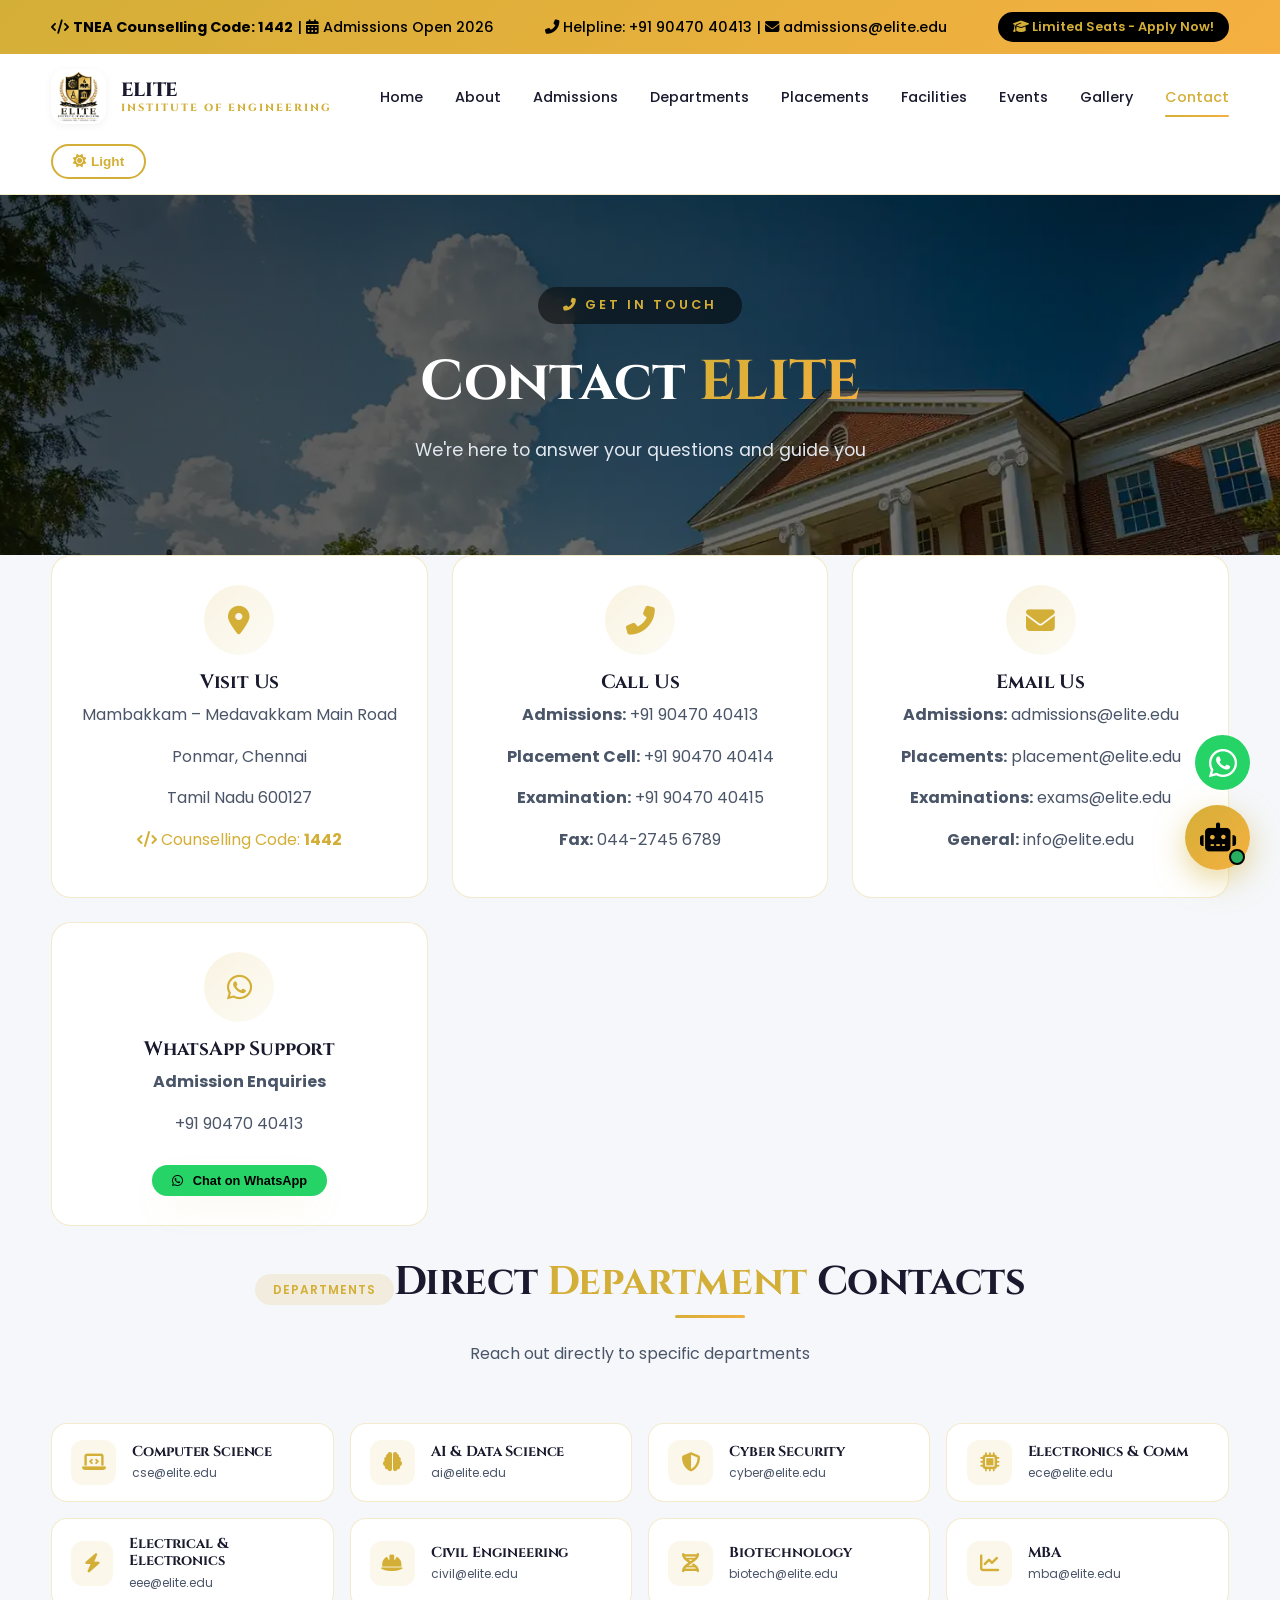
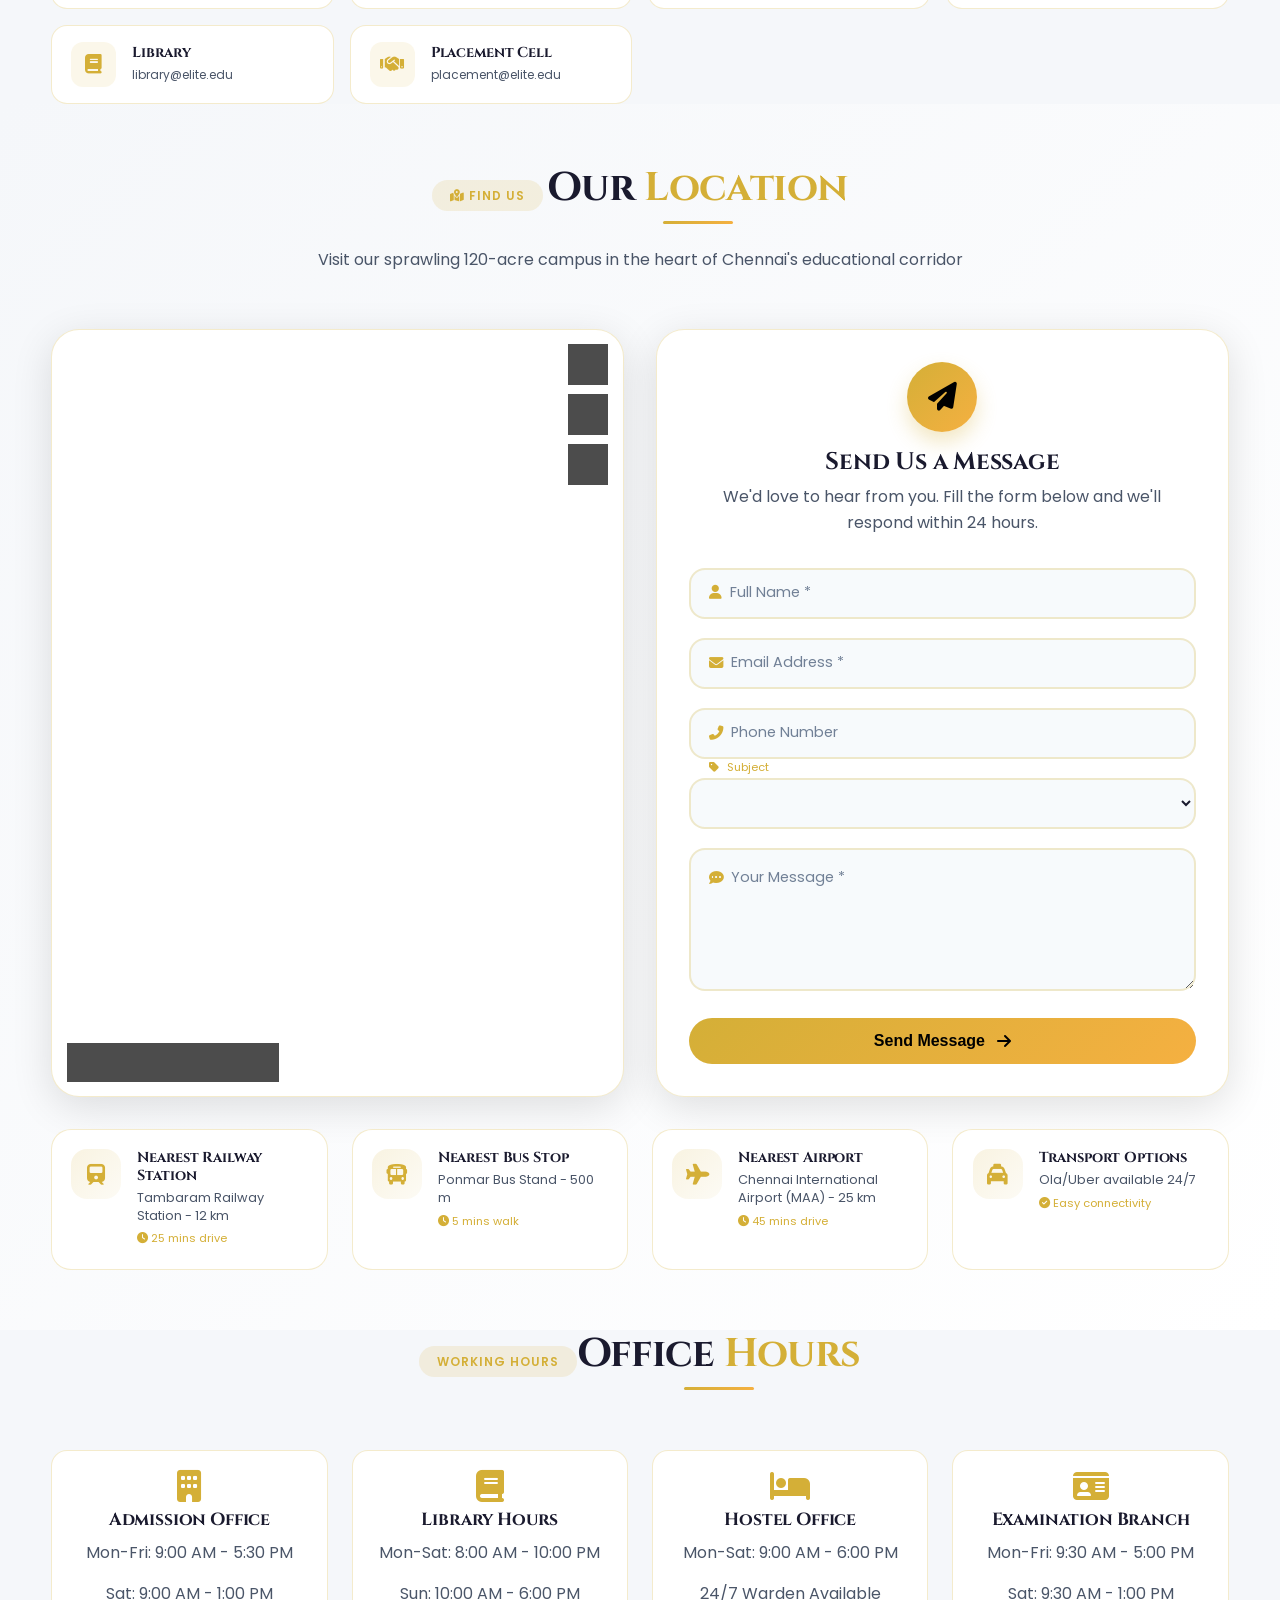
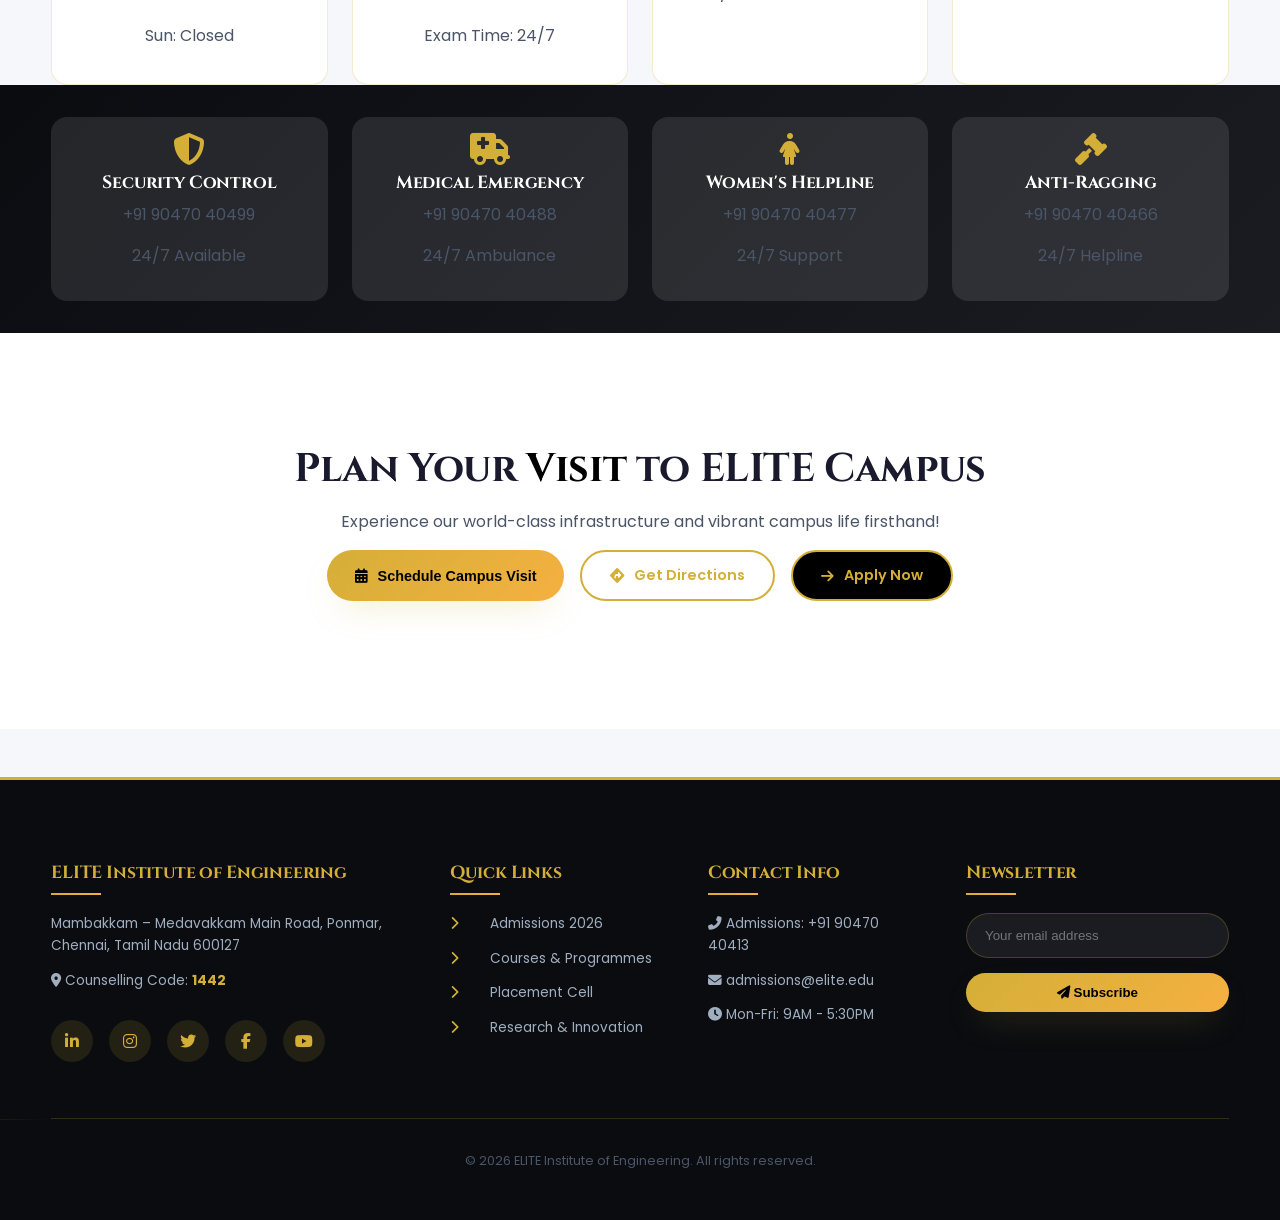
<file: contact.html>
<!DOCTYPE html>
<html lang="en">
<head>
  <meta charset="UTF-8">
  <meta name="viewport" content="width=device-width, initial-scale=1.0, user-scalable=yes">
  <title>Contact Us | ELITE Institute of Engineering | Get in Touch</title>
  <meta name="description" content="Contact ELITE Institute of Engineering - Admissions, Placement Cell, Examination Cell. Get address, phone numbers, email, and send enquiries.">
  <meta name="keywords" content="contact ELITE, admissions contact, placement contact, college address, phone numbers, email">
  <link rel="icon" type="image/jpeg" href="assets/images/jpg/logo.jpg">
  <link href="https://fonts.googleapis.com/css2?family=Cinzel:wght@400;500;600;700;800;900&family=Poppins:wght@300;400;500;600;700;800&display=swap" rel="stylesheet">
  <link rel="stylesheet" href="https://cdnjs.cloudflare.com/ajax/libs/font-awesome/6.5.1/css/all.min.css">
  <link rel="stylesheet" href="assets/css/main.css">
  <style>
    /* Additional styles for enhanced contact page */
    .contact-form-premium {
      background: var(--card-bg);
      border-radius: 28px;
      padding: 2rem;
      box-shadow: var(--shadow-lg);
      border: 1px solid var(--border-color);
      transition: transform 0.3s ease, box-shadow 0.3s ease;
    }
    .contact-form-premium:hover {
      transform: translateY(-5px);
      box-shadow: 0 20px 40px rgba(0, 0, 0, 0.15);
    }
    .form-header {
      text-align: center;
      margin-bottom: 2rem;
    }
    .form-header-icon {
      width: 70px;
      height: 70px;
      background: var(--gradient-gold);
      border-radius: 50%;
      display: flex;
      align-items: center;
      justify-content: center;
      margin: 0 auto 1rem;
      font-size: 1.8rem;
      color: #000;
      box-shadow: 0 10px 20px rgba(212, 175, 55, 0.3);
    }
    .form-header h3 {
      font-size: 1.5rem;
      margin-bottom: 0.5rem;
      font-family: 'Cinzel', serif;
    }
    .premium-form {
      display: flex;
      flex-direction: column;
      gap: 1.2rem;
    }
    .input-group {
      position: relative;
      margin-bottom: 0;
    }
    .input-group input,
    .input-group select,
    .input-group textarea {
      width: 100%;
      padding: 16px 16px 8px 16px;
      border: 2px solid var(--border-color);
      border-radius: 16px;
      background: var(--input-bg);
      color: var(--text-primary);
      font-size: 0.95rem;
      font-family: 'Poppins', sans-serif;
      transition: all 0.3s ease;
      outline: none;
    }
    .input-group textarea {
      resize: vertical;
      min-height: 100px;
    }
    .input-group label {
      position: absolute;
      left: 16px;
      top: 50%;
      transform: translateY(-50%);
      color: var(--text-muted);
      font-size: 0.9rem;
      pointer-events: none;
      transition: all 0.3s ease;
      background: transparent;
      padding: 0 4px;
      display: flex;
      align-items: center;
      gap: 8px;
    }
    .input-group.textarea-group label {
      top: 18px;
      transform: translateY(0);
    }
    .input-group label i {
      color: var(--gold);
    }
    .input-group input:focus ~ label,
    .input-group input:not(:placeholder-shown) ~ label,
    .input-group select:focus ~ label,
    .input-group select:not([value=""]) ~ label,
    .input-group textarea:focus ~ label,
    .input-group textarea:not(:placeholder-shown) ~ label {
      top: -10px;
      left: 12px;
      font-size: 0.7rem;
      background: var(--card-bg);
      padding: 0 8px;
      color: var(--gold);
    }
    .input-group input:focus,
    .input-group select:focus,
    .input-group textarea:focus {
      border-color: var(--gold);
      box-shadow: 0 0 0 4px rgba(212, 175, 55, 0.1);
    }
    .submit-btn-modern {
      background: var(--gradient-gold);
      border: none;
      padding: 14px 28px;
      border-radius: 50px;
      font-weight: 600;
      font-size: 1rem;
      cursor: pointer;
      transition: all 0.3s;
      display: inline-flex;
      align-items: center;
      justify-content: center;
      gap: 12px;
      color: #000;
      position: relative;
      overflow: hidden;
    }
    .submit-btn-modern:hover {
      transform: translateY(-2px);
      box-shadow: 0 10px 25px rgba(212, 175, 55, 0.4);
    }
    .form-status-modern {
      margin-top: 1rem;
      padding: 1rem;
      border-radius: 16px;
      text-align: center;
      font-size: 0.85rem;
    }
    .form-status-modern.success {
      background: linear-gradient(135deg, rgba(39, 174, 96, 0.1), rgba(39, 174, 96, 0.05));
      border: 1px solid rgba(39, 174, 96, 0.3);
      color: #27ae60;
    }
    .form-status-modern.error {
      background: linear-gradient(135deg, rgba(231, 76, 60, 0.1), rgba(231, 76, 60, 0.05));
      border: 1px solid rgba(231, 76, 60, 0.3);
      color: #e74c3c;
    }
    @media (max-width: 768px) {
      .contact-form-premium { padding: 1.5rem; }
      .form-header-icon { width: 55px; height: 55px; font-size: 1.4rem; }
    }
  </style>
</head>
<body>

<div id="progress-bar"></div>

<!-- Counselling Bar -->
<div class="counselling-bar">
  <div class="container">
    <span><i class="fas fa-code"></i> <strong>TNEA Counselling Code: 1442</strong> | <i class="fas fa-calendar-alt"></i> Admissions Open 2026</span>
    <span><i class="fas fa-phone-alt"></i> Helpline: +91 90470 40413 | <i class="fas fa-envelope"></i> admissions@elite.edu</span>
    <span class="highlight"><i class="fas fa-graduation-cap"></i> Limited Seats - Apply Now!</span>
  </div>
</div>

<!-- Navbar -->
<nav class="navbar">
  <div class="container nav-container">
    <div class="logo">
      <img src="assets/images/jpg/logo.jpg" alt="ELITE Logo" class="logo-img" onerror="this.src='https://placehold.co/55x55/D4AF37/000?text=E'">
      <div class="logo-text">ELITE<br><span>INSTITUTE OF ENGINEERING</span></div>
    </div>
    <ul class="nav-links" id="navLinks">
      <li><a href="index.html" class="nav-link">Home</a></li>
      <li><a href="about.html" class="nav-link">About</a></li>
      <li><a href="admissions.html" class="nav-link">Admissions</a></li>
      <li><a href="departments.html" class="nav-link">Departments</a></li>
      <li><a href="placement.html" class="nav-link">Placements</a></li>
      <li><a href="facilities.html" class="nav-link">Facilities</a></li>
      <li><a href="events.html" class="nav-link">Events</a></li>
      <li><a href="gallery.html" class="nav-link">Gallery</a></li>
      <li><a href="contact.html" class="nav-link active">Contact</a></li>
    </ul>
    <div style="display: flex; gap: 15px; align-items: center;">
      <button class="theme-toggle" id="themeToggle"><i class="fas fa-sun"></i> Light</button>
      <button class="burger" id="burgerBtn"><span></span><span></span><span></span></button>
    </div>
  </div>
</nav>

<main>
  <!-- Hero Section -->
  <section class="page-hero" style="background-image: url('assets/images/jpg/campus.jpg');">
    <div class="container hero-content text-center">
      <div class="hero-badge"><i class="fas fa-phone-alt"></i> GET IN TOUCH</div>
      <h1 class="hero-title">Contact <span class="gradient-gold">ELITE</span></h1>
      <p class="hero-subtitle">We're here to answer your questions and guide you</p>
    </div>
  </section>

  <!-- Contact Info Cards -->
  <div class="contact-info-section">
    <div class="container">
      <div class="contact-cards-grid">
        <div class="contact-card"><div class="contact-icon"><i class="fas fa-map-marker-alt"></i></div><h3>Visit Us</h3><p>Mambakkam – Medavakkam Main Road</p><p>Ponmar, Chennai</p><p>Tamil Nadu 600127</p><p class="gold-text" style="margin-top: 0.8rem;"><i class="fas fa-code"></i> Counselling Code: <strong>1442</strong></p></div>
        <div class="contact-card"><div class="contact-icon"><i class="fas fa-phone-alt"></i></div><h3>Call Us</h3><p><strong>Admissions:</strong> <a href="tel:+919047040413">+91 90470 40413</a></p><p><strong>Placement Cell:</strong> <a href="tel:+919047040414">+91 90470 40414</a></p><p><strong>Examination:</strong> <a href="tel:+919047040415">+91 90470 40415</a></p><p><strong>Fax:</strong> 044-2745 6789</p></div>
        <div class="contact-card"><div class="contact-icon"><i class="fas fa-envelope"></i></div><h3>Email Us</h3><p><strong>Admissions:</strong> <a href="mailto:admissions@elite.edu">admissions@elite.edu</a></p><p><strong>Placements:</strong> <a href="mailto:placement@elite.edu">placement@elite.edu</a></p><p><strong>Examinations:</strong> <a href="mailto:exams@elite.edu">exams@elite.edu</a></p><p><strong>General:</strong> <a href="mailto:info@elite.edu">info@elite.edu</a></p></div>
        <div class="contact-card"><div class="contact-icon"><i class="fab fa-whatsapp"></i></div><h3>WhatsApp Support</h3><p><strong>Admission Enquiries</strong></p><p><a href="https://wa.me/919047040413">+91 90470 40413</a></p><button class="btn btn-primary btn-sm" style="margin-top: 0.8rem; background: #25D366; border-color: #25D366;" onclick="window.open('https://wa.me/919047040413','_blank')"><i class="fab fa-whatsapp"></i> Chat on WhatsApp</button></div>
      </div>
    </div>
  </div>

  <!-- Department Contacts -->
  <div class="dept-contacts-section">
    <div class="container">
      <div class="section-header"><div class="section-badge">DEPARTMENTS</div><h2 class="section-title">Direct <span class="gold-text">Department</span> Contacts</h2><p class="section-subtitle">Reach out directly to specific departments</p></div>
      <div class="dept-contacts-grid">
        <div class="dept-contact-card"><div class="dept-icon"><i class="fas fa-laptop-code"></i></div><div class="dept-info"><h4>Computer Science</h4><p><a href="mailto:cse@elite.edu">cse@elite.edu</a></p></div></div>
        <div class="dept-contact-card"><div class="dept-icon"><i class="fas fa-brain"></i></div><div class="dept-info"><h4>AI & Data Science</h4><p><a href="mailto:ai@elite.edu">ai@elite.edu</a></p></div></div>
        <div class="dept-contact-card"><div class="dept-icon"><i class="fas fa-shield-alt"></i></div><div class="dept-info"><h4>Cyber Security</h4><p><a href="mailto:cyber@elite.edu">cyber@elite.edu</a></p></div></div>
        <div class="dept-contact-card"><div class="dept-icon"><i class="fas fa-microchip"></i></div><div class="dept-info"><h4>Electronics & Comm</h4><p><a href="mailto:ece@elite.edu">ece@elite.edu</a></p></div></div>
        <div class="dept-contact-card"><div class="dept-icon"><i class="fas fa-bolt"></i></div><div class="dept-info"><h4>Electrical & Electronics</h4><p><a href="mailto:eee@elite.edu">eee@elite.edu</a></p></div></div>
        <div class="dept-contact-card"><div class="dept-icon"><i class="fas fa-hard-hat"></i></div><div class="dept-info"><h4>Civil Engineering</h4><p><a href="mailto:civil@elite.edu">civil@elite.edu</a></p></div></div>
        <div class="dept-contact-card"><div class="dept-icon"><i class="fas fa-dna"></i></div><div class="dept-info"><h4>Biotechnology</h4><p><a href="mailto:biotech@elite.edu">biotech@elite.edu</a></p></div></div>
        <div class="dept-contact-card"><div class="dept-icon"><i class="fas fa-chart-line"></i></div><div class="dept-info"><h4>MBA</h4><p><a href="mailto:mba@elite.edu">mba@elite.edu</a></p></div></div>
        <div class="dept-contact-card"><div class="dept-icon"><i class="fas fa-book"></i></div><div class="dept-info"><h4>Library</h4><p><a href="mailto:library@elite.edu">library@elite.edu</a></p></div></div>
        <div class="dept-contact-card"><div class="dept-icon"><i class="fas fa-handshake"></i></div><div class="dept-info"><h4>Placement Cell</h4><p><a href="mailto:placement@elite.edu">placement@elite.edu</a></p></div></div>
      </div>
    </div>
  </div>

  <!-- ENHANCED MAP AND CONTACT FORM SECTION -->
  <div class="map-form-section">
    <div class="container">
      <div class="section-header reveal">
        <div class="section-badge"><i class="fas fa-map-marked-alt"></i> FIND US</div>
        <h2 class="section-title">Our <span class="gold-text">Location</span></h2>
        <p class="section-subtitle">Visit our sprawling 120-acre campus in the heart of Chennai's educational corridor</p>
      </div>

      <div class="map-form-grid premium-layout">
        <!-- Enhanced Map Container -->
        <div class="map-container-premium reveal">
          <div class="map-wrapper">
            <iframe 
              src="https://www.google.com/maps/embed?pb=!1m18!1m12!1m3!1d3887.914248551511!2d80.19942707507537!3d12.990414287316825!2m3!1f0!2f0!3f0!3m2!1i1024!2i768!4f13.1!3m3!1m2!1s0x3a52678f0d0d4b9f%3A0x2a7b8c9d5e6f7a8b!2sChennai%2C%20Tamil%20Nadu!5e0!3m2!1sen!2sin!4v1700000000000!5m2!1sen!2sin" 
              allowfullscreen="" 
              loading="lazy" 
              referrerpolicy="no-referrer-when-downgrade"
              title="ELITE Institute Campus Location">
            </iframe>
          </div>
          
          <!-- Map Controls -->
          <div class="map-controls">
            <button class="map-control-btn" onclick="openFullscreenMap()" title="View Fullscreen">
              <i class="fas fa-expand"></i>
            </button>
            <button class="map-control-btn" onclick="getDirections()" title="Get Directions">
              <i class="fas fa-directions"></i>
            </button>
            <button class="map-control-btn" onclick="shareLocation()" title="Share Location">
              <i class="fas fa-share-alt"></i>
            </button>
          </div>
          
          <div class="map-badge">
            <i class="fas fa-map-pin"></i>
            <span>Main Campus • 120 Acres</span>
          </div>
        </div>

        <!-- Premium Contact Form -->
        <div class="contact-form-premium reveal">
          <div class="form-header">
            <div class="form-header-icon">
              <i class="fas fa-paper-plane"></i>
            </div>
            <h3>Send Us a Message</h3>
            <p>We'd love to hear from you. Fill the form below and we'll respond within 24 hours.</p>
          </div>

          <form id="contactForm" class="premium-form">
            <div class="input-group">
              <input type="text" id="contactName" placeholder=" " required>
              <label><i class="fas fa-user"></i> Full Name *</label>
            </div>
            
            <div class="input-group">
              <input type="email" id="contactEmail" placeholder=" " required>
              <label><i class="fas fa-envelope"></i> Email Address *</label>
            </div>
            
            <div class="input-group">
              <input type="tel" id="contactPhone" placeholder=" ">
              <label><i class="fas fa-phone-alt"></i> Phone Number</label>
            </div>
            
            <div class="input-group">
              <select id="contactSubject">
                <option value="" disabled selected></option>
                <option value="admission">📘 Admission Enquiry</option>
                <option value="course">🎓 Course Information</option>
                <option value="placement">💼 Placement Related</option>
                <option value="scholarship">🏆 Scholarship Query</option>
                <option value="general">💬 General Query</option>
                <option value="complaint">⚠️ Complaint/Suggestion</option>
              </select>
              <label><i class="fas fa-tag"></i> Subject</label>
            </div>
            
            <div class="input-group textarea-group">
              <textarea id="contactMessage" rows="5" placeholder=" " required></textarea>
              <label><i class="fas fa-comment-dots"></i> Your Message *</label>
            </div>

            <button type="submit" class="submit-btn-modern">
              <span>Send Message</span>
              <i class="fas fa-arrow-right"></i>
            </button>
            
            <div id="contactFormStatus" class="form-status-modern" style="display: none;"></div>
          </form>
        </div>
      </div>

      <!-- Location Info Cards -->
      <div class="location-info-grid reveal">
        <div class="info-card-premium">
          <div class="info-icon"><i class="fas fa-train"></i></div>
          <div class="info-content">
            <h4>Nearest Railway Station</h4>
            <p>Tambaram Railway Station - 12 km</p>
            <small><i class="fas fa-clock"></i> 25 mins drive</small>
          </div>
        </div>
        <div class="info-card-premium">
          <div class="info-icon"><i class="fas fa-bus"></i></div>
          <div class="info-content">
            <h4>Nearest Bus Stop</h4>
            <p>Ponmar Bus Stand - 500 m</p>
            <small><i class="fas fa-clock"></i> 5 mins walk</small>
          </div>
        </div>
        <div class="info-card-premium">
          <div class="info-icon"><i class="fas fa-plane"></i></div>
          <div class="info-content">
            <h4>Nearest Airport</h4>
            <p>Chennai International Airport (MAA) - 25 km</p>
            <small><i class="fas fa-clock"></i> 45 mins drive</small>
          </div>
        </div>
        <div class="info-card-premium">
          <div class="info-icon"><i class="fas fa-taxi"></i></div>
          <div class="info-content">
            <h4>Transport Options</h4>
            <p>Ola/Uber available 24/7</p>
            <small><i class="fas fa-check-circle"></i> Easy connectivity</small>
          </div>
        </div>
      </div>
    </div>
  </div>

  <!-- Office Hours -->
  <div class="office-hours">
    <div class="container">
      <div class="section-header"><div class="section-badge">WORKING HOURS</div><h2 class="section-title">Office <span class="gold-text">Hours</span></h2></div>
      <div class="hours-grid">
        <div class="hours-card"><i class="fas fa-building"></i><h4>Admission Office</h4><p>Mon-Fri: 9:00 AM - 5:30 PM</p><p>Sat: 9:00 AM - 1:00 PM</p><p>Sun: Closed</p></div>
        <div class="hours-card"><i class="fas fa-book"></i><h4>Library Hours</h4><p>Mon-Sat: 8:00 AM - 10:00 PM</p><p>Sun: 10:00 AM - 6:00 PM</p><p>Exam Time: 24/7</p></div>
        <div class="hours-card"><i class="fas fa-bed"></i><h4>Hostel Office</h4><p>Mon-Sat: 9:00 AM - 6:00 PM</p><p>24/7 Warden Available</p></div>
        <div class="hours-card"><i class="fas fa-id-card"></i><h4>Examination Branch</h4><p>Mon-Fri: 9:30 AM - 5:00 PM</p><p>Sat: 9:30 AM - 1:00 PM</p></div>
      </div>
    </div>
  </div>

  <!-- Emergency Contacts -->
  <div class="emergency-section">
    <div class="container">
      <div class="emergency-grid">
        <div class="emergency-card"><i class="fas fa-shield-alt"></i><h4>Security Control</h4><p><a href="tel:+919047040499">+91 90470 40499</a></p><p>24/7 Available</p></div>
        <div class="emergency-card"><i class="fas fa-ambulance"></i><h4>Medical Emergency</h4><p><a href="tel:+919047040488">+91 90470 40488</a></p><p>24/7 Ambulance</p></div>
        <div class="emergency-card"><i class="fas fa-female"></i><h4>Women's Helpline</h4><p><a href="tel:+919047040477">+91 90470 40477</a></p><p>24/7 Support</p></div>
        <div class="emergency-card"><i class="fas fa-gavel"></i><h4>Anti-Ragging</h4><p><a href="tel:+919047040466">+91 90470 40466</a></p><p>24/7 Helpline</p></div>
      </div>
    </div>
  </div>

  <!-- CTA Section -->
  <section style="background: var(--bg-secondary);">
    <div class="container">
      <div class="cta-grand">
        <h2>Plan Your <span style="color: #000;">Visit</span> to ELITE Campus</h2>
        <p>Experience our world-class infrastructure and vibrant campus life firsthand!</p>
        <div class="cta-buttons">
          <button class="btn btn-primary" onclick="openScheduleModal()"><i class="fas fa-calendar-alt"></i> Schedule Campus Visit</button>
          <a href="#" class="btn btn-outline" onclick="getDirections()"><i class="fas fa-directions"></i> Get Directions</a>
          <a href="admissions.html" class="btn btn-outline" style="background: #000; color: var(--gold);"><i class="fas fa-arrow-right"></i> Apply Now</a>
        </div>
      </div>
    </div>
  </section>

  <!-- Schedule Campus Visit Modal -->
  <div id="scheduleModal" class="schedule-modal">
    <div class="schedule-modal-content">
      <div class="schedule-modal-header"><h2><i class="fas fa-calendar-check"></i> Schedule Your Campus Visit</h2><span class="schedule-modal-close" onclick="closeScheduleModal()">&times;</span></div>
      <div class="schedule-modal-body">
        <div class="visit-options"><div class="visit-option active" onclick="selectVisitType('physical')"><i class="fas fa-building"></i><h3>Physical Visit</h3><p>Visit our 120-acre campus</p></div><div class="visit-option" onclick="selectVisitType('virtual')"><i class="fas fa-video"></i><h3>Virtual Tour</h3><p>Interactive online tour</p></div></div>
        <form id="scheduleForm" class="schedule-form">
          <div class="form-row"><div class="form-group"><label><i class="fas fa-user"></i> Full Name *</label><input type="text" id="visitName" required placeholder="Enter your full name"></div><div class="form-group"><label><i class="fas fa-envelope"></i> Email Address *</label><input type="email" id="visitEmail" required placeholder="your@email.com"></div></div>
          <div class="form-row"><div class="form-group"><label><i class="fas fa-phone-alt"></i> Phone Number *</label><input type="tel" id="visitPhone" required placeholder="10-digit mobile number"></div><div class="form-group"><label><i class="fas fa-map-marker-alt"></i> City</label><input type="text" id="visitCity" placeholder="Your city"></div></div>
          <div class="form-row"><div class="form-group"><label><i class="fas fa-calendar-day"></i> Preferred Date *</label><input type="date" id="visitDate" required></div><div class="form-group"><label><i class="fas fa-clock"></i> Preferred Time *</label><select id="visitTime" required><option value="">Select Time Slot</option><option value="10:00 AM">10:00 AM - 11:00 AM</option><option value="11:00 AM">11:00 AM - 12:00 PM</option><option value="12:00 PM">12:00 PM - 1:00 PM</option><option value="2:00 PM">2:00 PM - 3:00 PM</option><option value="3:00 PM">3:00 PM - 4:00 PM</option></select></div></div>
          <div class="form-group"><label><i class="fas fa-graduation-cap"></i> Course Interested In *</label><select id="visitCourse" required><option value="">Select Course</option><option>B.E Computer Science & Engineering</option><option>B.E CSE (Cyber Security)</option><option>B.Tech AI & Data Science</option><option>B.E Electronics & Communication</option><option>B.E Electrical & Electronics</option><option>B.E Civil Engineering</option><option>B.Tech Biotechnology</option><option>MBA Finance & Marketing</option></select></div>
          <input type="hidden" id="visitType" value="physical">
          <button type="submit" class="btn-submit"><i class="fas fa-calendar-check"></i> Confirm Your Visit</button>
          <p class="form-note"><i class="fas fa-info-circle"></i> Our admission team will contact you within 24 hours to confirm your slot.</p>
        </form>
      </div>
    </div>
  </div>
</main>

<!-- Footer -->
<footer>
  <div class="container">
    <div class="footer-grid">
      <div class="footer-col"><h4>ELITE Institute of Engineering</h4><p>Mambakkam – Medavakkam Main Road, Ponmar, Chennai, Tamil Nadu 600127</p><p><i class="fas fa-map-marker-alt"></i> Counselling Code: <strong style="color: var(--gold);">1442</strong></p><div class="social-icons"><a href="#"><i class="fab fa-linkedin-in"></i></a><a href="#"><i class="fab fa-instagram"></i></a><a href="#"><i class="fab fa-twitter"></i></a><a href="#"><i class="fab fa-facebook-f"></i></a><a href="#"><i class="fab fa-youtube"></i></a></div></div>
      <div class="footer-col"><h4>Quick Links</h4><ul><li><i class="fas fa-chevron-right"></i> <a href="admissions.html">Admissions 2026</a></li><li><i class="fas fa-chevron-right"></i> <a href="departments.html">Courses & Programmes</a></li><li><i class="fas fa-chevron-right"></i> <a href="placement.html">Placement Cell</a></li><li><i class="fas fa-chevron-right"></i> <a href="facilities.html">Research & Innovation</a></li></ul></div>
      <div class="footer-col"><h4>Contact Info</h4><p><i class="fas fa-phone-alt"></i> Admissions: <a href="tel:+919047040413">+91 90470 40413</a></p><p><i class="fas fa-envelope"></i> <a href="mailto:admissions@elite.edu">admissions@elite.edu</a></p><p><i class="fas fa-clock"></i> Mon-Fri: 9AM - 5:30PM</p></div>
      <div class="footer-col"><h4>Newsletter</h4><form id="newsletterForm" class="newsletter-form"><input type="email" placeholder="Your email address" required><button type="submit" class="btn-primary" style="width: 100%;"><i class="fas fa-paper-plane"></i> Subscribe</button></form></div>
    </div>
    <div class="footer-bottom"><p>© 2026 ELITE Institute of Engineering. All rights reserved.</p></div>
  </div>
</footer>

<!-- Fullscreen Map Modal -->
<div id="mapFullscreenModal" class="map-fullscreen-modal">
  <div class="map-fullscreen-content">
    <button class="map-fullscreen-close" onclick="closeFullscreenMap()">
      <i class="fas fa-times"></i>
    </button>
    <iframe 
      src="https://www.google.com/maps/embed?pb=!1m18!1m12!1m3!1d3887.914248551511!2d80.19942707507537!3d12.990414287316825!2m3!1f0!2f0!3f0!3m2!1i1024!2i768!4f13.1!3m3!1m2!1s0x3a52678f0d0d4b9f%3A0x2a7b8c9d5e6f7a8b!2sChennai%2C%20Tamil%20Nadu!5e0!3m2!1sen!2sin!4v1700000000000!5m2!1sen!2sin" 
      allowfullscreen="" 
      loading="lazy"
      title="ELITE Institute Campus - Fullscreen Map">
    </iframe>
  </div>
</div>

<!-- AI Assistant -->
<div class="ai-assistant"><div class="ai-fab" id="aiFab"><i class="fas fa-robot"></i></div><div class="ai-popup" id="aiPopup"><div class="ai-header"><span>ELITE AI Assistant</span><i class="fas fa-times" id="closeAiPopup"></i></div><div class="ai-messages" id="aiMessages"><div class="ai-msg ai-bot">Hello! Ask me about contact details, office hours, or how to reach specific departments!</div></div><div class="ai-input-area"><input type="text" id="aiInput"><button id="aiSendBtn"><i class="fas fa-paper-plane"></i></button></div></div></div>

<!-- WhatsApp Float -->
<div class="whatsapp-float" onclick="window.open('https://wa.me/919047040413', '_blank')"><i class="fab fa-whatsapp"></i></div>

<!-- Back to Top -->
<div class="back-to-top" id="backToTop"><i class="fas fa-arrow-up"></i></div>

<!-- JavaScript Files -->
<script src="assets/js/utilities.js"></script>
<script src="assets/js/animations.js"></script>
<script src="assets/js/ai-assistant.js"></script>
<script src="assets/js/forms.js"></script>
<script src="assets/js/navbar.js"></script>
<script src="assets/js/main.js"></script>

<script>
  // Enhanced Contact Form Handler
  const contactForm = document.getElementById('contactForm');
  const contactStatus = document.getElementById('contactFormStatus');
  
  if (contactForm) {
    contactForm.addEventListener('submit', function(e) {
      e.preventDefault();
      
      const name = document.getElementById('contactName')?.value;
      const email = document.getElementById('contactEmail')?.value;
      const phone = document.getElementById('contactPhone')?.value;
      const subject = document.getElementById('contactSubject')?.value;
      const message = document.getElementById('contactMessage')?.value;
      
      // Validation
      if (!name || !email || !message) {
        contactStatus.innerHTML = '⚠️ Please fill all required fields.';
        contactStatus.className = 'form-status-modern error';
        contactStatus.style.display = 'block';
        setTimeout(() => { contactStatus.style.display = 'none'; }, 3000);
        return;
      }
      
      const emailRegex = /^[^\s@]+@[^\s@]+\.[^\s@]+$/;
      if (!emailRegex.test(email)) {
        contactStatus.innerHTML = '⚠️ Please enter a valid email address.';
        contactStatus.className = 'form-status-modern error';
        contactStatus.style.display = 'block';
        setTimeout(() => { contactStatus.style.display = 'none'; }, 3000);
        return;
      }
      
      // Success message
      const subjectText = subject ? subject.split(' ')[0] : 'General';
      contactStatus.innerHTML = `✓ Thank you ${name}! Your ${subjectText} enquiry has been sent successfully.<br><br>📧 We'll respond to ${email} within 24 hours.`;
      contactStatus.className = 'form-status-modern success';
      contactStatus.style.display = 'block';
      
      // Reset form
      contactForm.reset();
      
      // Also show notification
      notifySuccess(`✨ Thank you ${name}! Your message has been sent successfully.\n\nWe'll respond to ${email} within 24 hours.`);
      
      setTimeout(() => { contactStatus.style.display = 'none'; }, 5000);
    });
  }
  
  // Map Functions
  function openFullscreenMap() {
    const modal = document.getElementById('mapFullscreenModal');
    if (modal) {
      modal.classList.add('open');
      document.body.style.overflow = 'hidden';
    }
  }
  
  function closeFullscreenMap() {
    const modal = document.getElementById('mapFullscreenModal');
    if (modal) {
      modal.classList.remove('open');
      document.body.style.overflow = '';
    }
  }
  
  function getDirections() {
    const address = encodeURIComponent('Mambakkam – Medavakkam Main Road, Ponmar, Chennai, Tamil Nadu 600127');
    window.open(`https://www.google.com/maps/dir/?api=1&destination=${address}`, '_blank');
  }
  
  function shareLocation() {
    const address = 'ELITE Institute of Engineering, Mambakkam – Medavakkam Main Road, Ponmar, Chennai - 600127';
    if (navigator.share) {
      navigator.share({
        title: 'ELITE Institute of Engineering',
        text: address,
        url: 'https://maps.google.com/?q=12.9904,80.1994'
      }).catch(() => {
        navigator.clipboard.writeText(address);
        notifySuccess('📍 Location copied to clipboard!');
      });
    } else {
      navigator.clipboard.writeText(address);
      notifySuccess('📍 Location copied to clipboard!');
    }
  }
  
  // Newsletter
  document.getElementById('newsletterForm')?.addEventListener('submit', (e) => { 
    e.preventDefault(); 
    notifySuccess('✓ Thank you for subscribing to ELITE newsletter!'); 
    e.target.reset(); 
  });
  
  // Close fullscreen modal on escape
  document.addEventListener('keydown', function(e) {
    if (e.key === 'Escape') {
      closeFullscreenMap();
    }
  });
  
  // Make functions global
  window.openFullscreenMap = openFullscreenMap;
  window.closeFullscreenMap = closeFullscreenMap;
  window.getDirections = getDirections;
  window.shareLocation = shareLocation;
</script>

<style>
  /* Additional styles for the enhanced layout */
  .map-form-section {
    padding: 60px 0;
    background: linear-gradient(135deg, var(--bg-primary) 0%, var(--bg-secondary) 100%);
  }
  
  .map-form-grid.premium-layout {
    display: grid;
    grid-template-columns: 1fr 1fr;
    gap: 2rem;
    margin: 2rem 0;
  }
  
  .map-container-premium {
    position: relative;
    border-radius: 28px;
    overflow: hidden;
    box-shadow: var(--shadow-lg);
    background: var(--card-bg);
    border: 1px solid var(--border-color);
    transition: transform 0.3s ease;
  }
  
  .map-container-premium:hover {
    transform: translateY(-5px);
  }
  
  .map-wrapper {
    position: relative;
    width: 100%;
    height: 450px;
  }
  
  .map-wrapper iframe {
    width: 100%;
    height: 100%;
    border: none;
  }
  
  .map-controls {
    position: absolute;
    top: 15px;
    right: 15px;
    display: flex;
    flex-direction: column;
    gap: 10px;
    z-index: 10;
  }
  
  .map-control-btn {
    width: 40px;
    height: 40px;
    background: rgba(0, 0, 0, 0.7);
    backdrop-filter: blur(10px);
    border: 1px solid rgba(255, 255, 255, 0.2);
    border-radius: 12px;
    color: white;
    cursor: pointer;
    transition: all 0.3s ease;
  }
  
  .map-control-btn:hover {
    background: var(--gradient-gold);
    color: #000;
    transform: scale(1.05);
  }
  
  .map-badge {
    position: absolute;
    bottom: 15px;
    left: 15px;
    background: rgba(0, 0, 0, 0.7);
    backdrop-filter: blur(10px);
    padding: 8px 16px;
    border-radius: 30px;
    color: var(--gold);
    font-size: 0.75rem;
    font-weight: 600;
    display: flex;
    align-items: center;
    gap: 8px;
    z-index: 10;
  }
  
  .location-info-grid {
    display: grid;
    grid-template-columns: repeat(4, 1fr);
    gap: 1.5rem;
    margin-top: 2rem;
  }
  
  .info-card-premium {
    background: var(--card-bg);
    border: 1px solid var(--border-color);
    border-radius: 20px;
    padding: 1.2rem;
    display: flex;
    gap: 1rem;
    transition: all 0.3s ease;
  }
  
  .info-card-premium:hover {
    transform: translateX(8px);
    border-color: var(--gold);
  }
  
  .info-icon {
    width: 50px;
    height: 50px;
    background: linear-gradient(135deg, rgba(212, 175, 55, 0.15), rgba(212, 175, 55, 0.05));
    border-radius: 16px;
    display: flex;
    align-items: center;
    justify-content: center;
    font-size: 1.3rem;
    color: var(--gold);
    flex-shrink: 0;
  }
  
  .info-content h4 {
    font-size: 0.9rem;
    margin-bottom: 0.3rem;
  }
  
  .info-content p {
    font-size: 0.8rem;
    margin: 0;
  }
  
  .info-content small {
    font-size: 0.7rem;
    color: var(--gold);
  }
  
  .map-fullscreen-modal {
    position: fixed;
    top: 0;
    left: 0;
    width: 100%;
    height: 100%;
    background: rgba(0, 0, 0, 0.95);
    z-index: 3000;
    display: none;
    align-items: center;
    justify-content: center;
  }
  
  .map-fullscreen-modal.open {
    display: flex;
  }
  
  .map-fullscreen-content {
    width: 95%;
    height: 90%;
    background: var(--bg-secondary);
    border-radius: 28px;
    overflow: hidden;
    position: relative;
  }
  
  .map-fullscreen-content iframe {
    width: 100%;
    height: 100%;
    border: none;
  }
  
  .map-fullscreen-close {
    position: absolute;
    top: 15px;
    right: 15px;
    width: 40px;
    height: 40px;
    background: rgba(0, 0, 0, 0.7);
    border-radius: 50%;
    display: flex;
    align-items: center;
    justify-content: center;
    cursor: pointer;
    color: white;
    border: none;
    z-index: 10;
  }
  
  .map-fullscreen-close:hover {
    background: var(--gold);
    color: #000;
  }
  
  @media (max-width: 1024px) {
    .map-form-grid.premium-layout {
      grid-template-columns: 1fr;
    }
    .location-info-grid {
      grid-template-columns: repeat(2, 1fr);
    }
    .map-wrapper {
      height: 400px;
    }
  }
  
  @media (max-width: 768px) {
    .location-info-grid {
      grid-template-columns: 1fr;
    }
    .map-wrapper {
      height: 350px;
    }
    .map-controls {
      flex-direction: row;
      top: 10px;
      right: 10px;
    }
  }
</style>
</body>
</html>
</file>
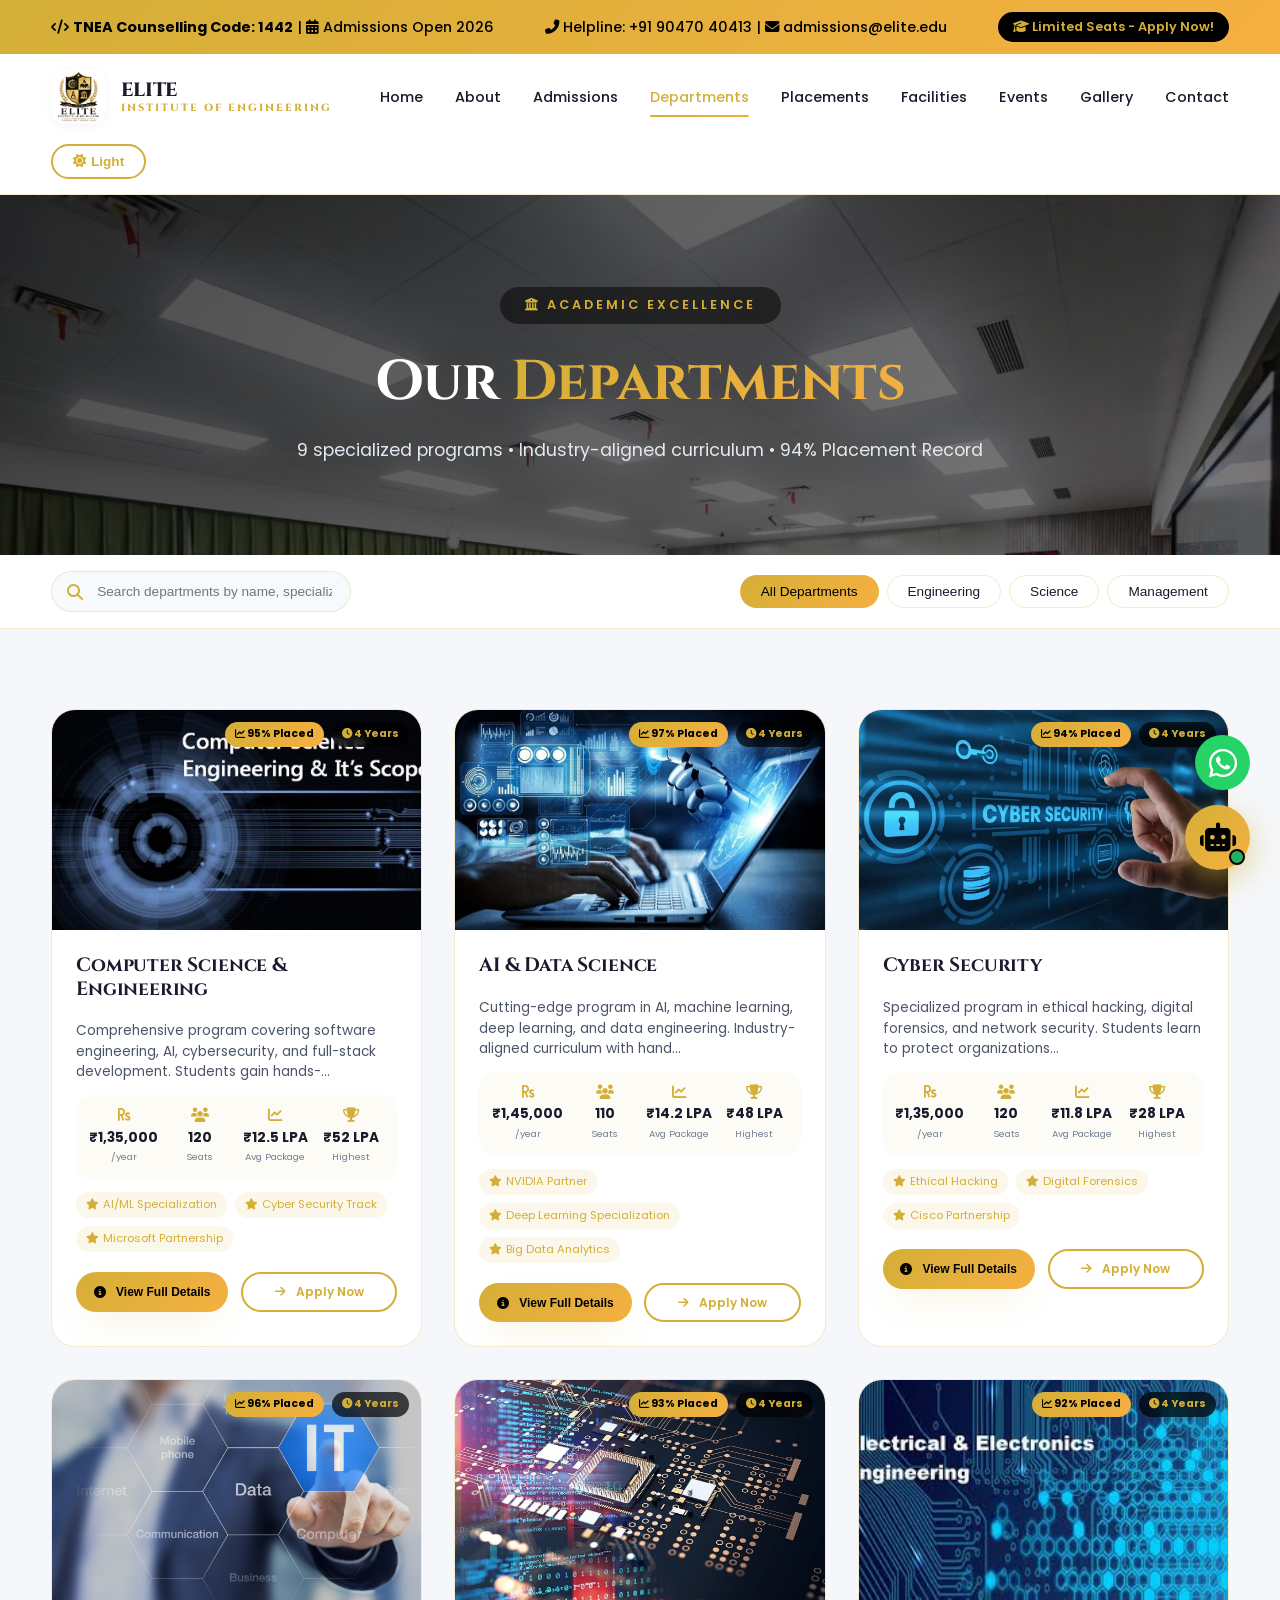
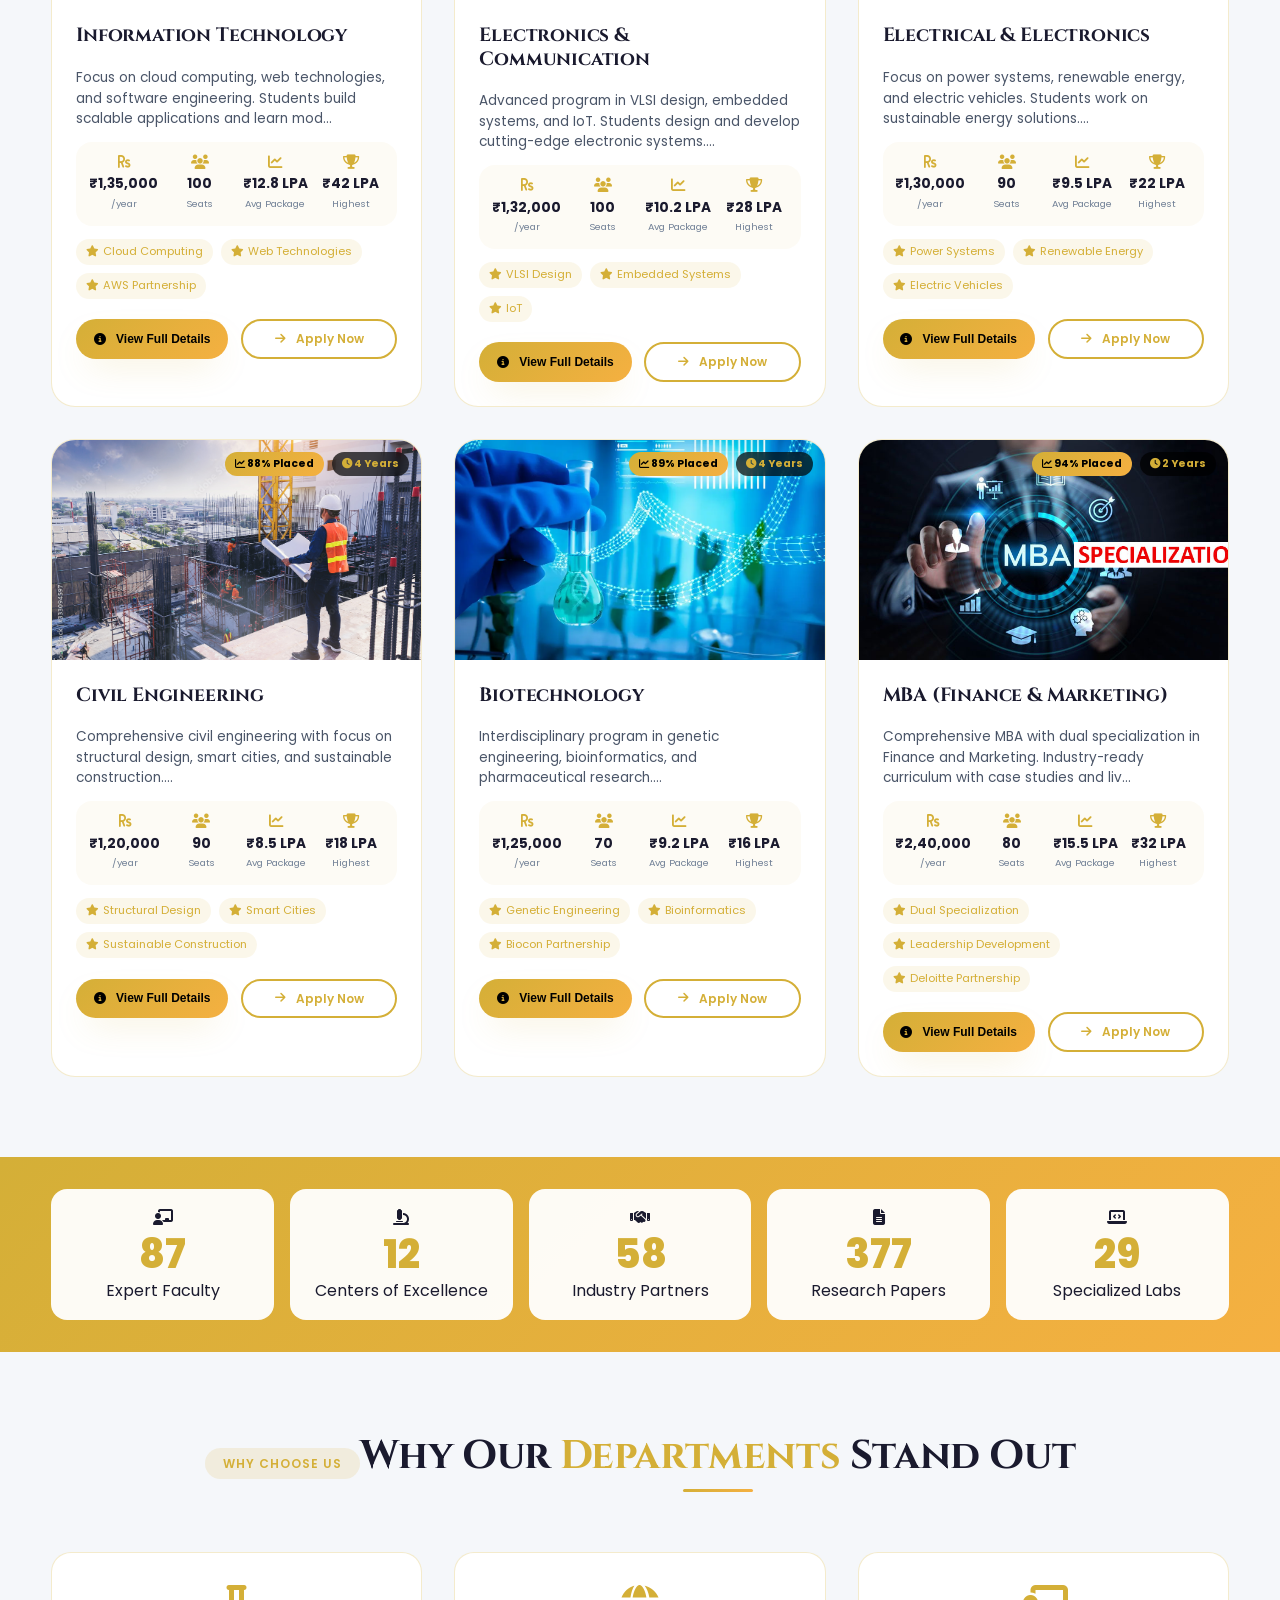
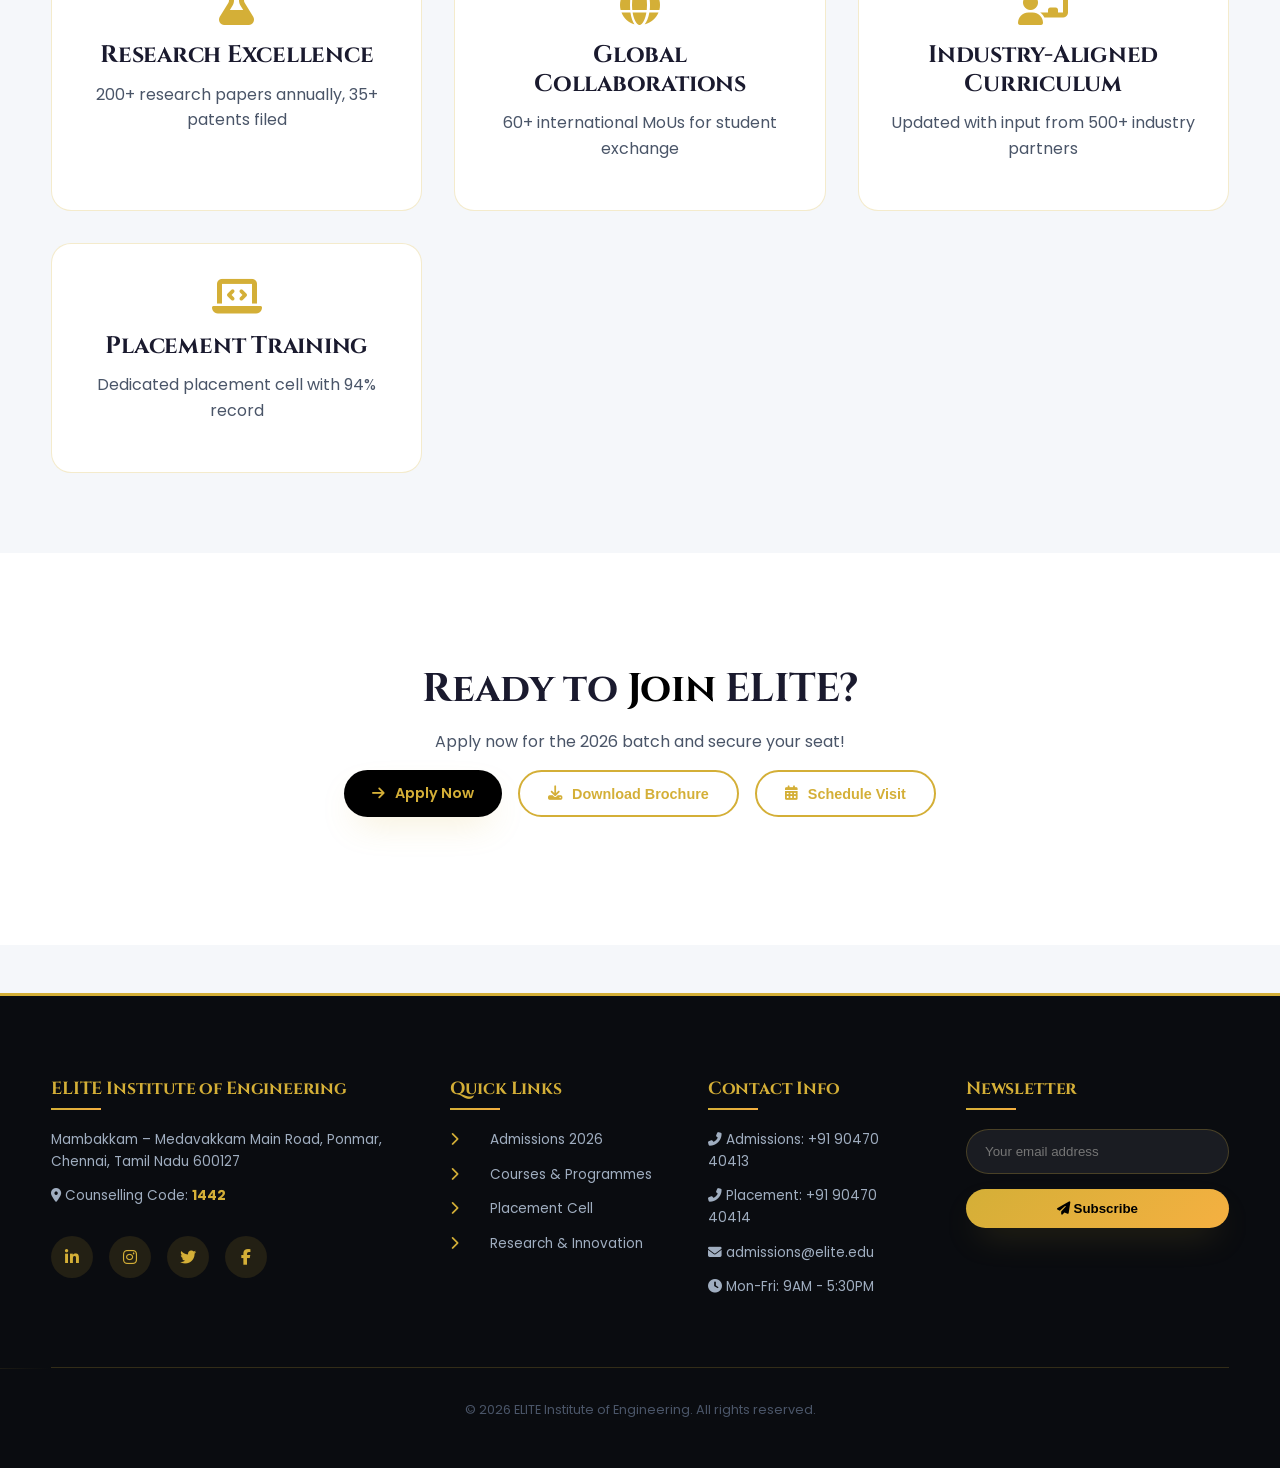
<file: departments.html>
<!DOCTYPE html>
<html lang="en">
<head>
  <meta charset="UTF-8">
  <meta name="viewport" content="width=device-width, initial-scale=1.0, user-scalable=yes">
  <title>Departments | ELITE Institute of Engineering | Top Engineering Programs Chennai</title>
  <meta name="description" content="Explore B.E, B.Tech, and MBA programs at ELITE Institute. Specializations in CSE, AI & Data Science, Cyber Security, and more.">
  <meta name="keywords" content="engineering departments, CSE, AI & Data Science, Cyber Security, ECE, EEE, Civil, Biotechnology, MBA">
  <link rel="icon" type="image/jpeg" href="assets/images/jpg/logo.jpg">
  <link href="https://fonts.googleapis.com/css2?family=Cinzel:wght@400;500;600;700;800;900&family=Poppins:wght@300;400;500;600;700;800&display=swap" rel="stylesheet">
  <link rel="stylesheet" href="https://cdnjs.cloudflare.com/ajax/libs/font-awesome/6.5.1/css/all.min.css">
  <link rel="stylesheet" href="assets/css/main.css">
</head>
<body>

<div id="progress-bar"></div>

<!-- Counselling Bar -->
<div class="counselling-bar">
  <div class="container">
    <span><i class="fas fa-code"></i> <strong>TNEA Counselling Code: 1442</strong> | <i class="fas fa-calendar-alt"></i> Admissions Open 2026</span>
    <span><i class="fas fa-phone-alt"></i> Helpline: +91 90470 40413 | <i class="fas fa-envelope"></i> admissions@elite.edu</span>
    <span class="highlight"><i class="fas fa-graduation-cap"></i> Limited Seats - Apply Now!</span>
  </div>
</div>

<!-- Navbar -->
<nav class="navbar">
  <div class="container nav-container">
    <div class="logo">
      <img src="assets/images/jpg/logo.jpg" alt="ELITE Logo" class="logo-img" onerror="this.src='https://placehold.co/55x55/D4AF37/000?text=E'">
      <div class="logo-text">ELITE<br><span>INSTITUTE OF ENGINEERING</span></div>
    </div>
    <ul class="nav-links" id="navLinks">
      <li><a href="index.html" class="nav-link">Home</a></li>
      <li><a href="about.html" class="nav-link">About</a></li>
      <li><a href="admissions.html" class="nav-link">Admissions</a></li>
      <li><a href="departments.html" class="nav-link active">Departments</a></li>
      <li><a href="placement.html" class="nav-link">Placements</a></li>
      <li><a href="facilities.html" class="nav-link">Facilities</a></li>
      <li><a href="events.html" class="nav-link">Events</a></li>
      <li><a href="gallery.html" class="nav-link">Gallery</a></li>
      <li><a href="contact.html" class="nav-link">Contact</a></li>
    </ul>
    <div style="display: flex; gap: 15px; align-items: center;">
      <button class="theme-toggle" id="themeToggle"><i class="fas fa-sun"></i> Light</button>
      <button class="burger" id="burgerBtn"><span></span><span></span><span></span></button>
    </div>
  </div>
</nav>

<main>
  <!-- Hero Section -->
  <section class="page-hero" style="background-image: url('assets/images/jpg/smart-classroom-lecture.jpg');">
    <div class="container hero-content text-center">
      <div class="hero-badge"><i class="fas fa-building-columns"></i> ACADEMIC EXCELLENCE</div>
      <h1 class="hero-title">Our <span class="gradient-gold">Departments</span></h1>
      <p class="hero-subtitle">9 specialized programs • Industry-aligned curriculum • 94% Placement Record</p>
    </div>
  </section>

  <!-- Search & Filter Bar -->
  <div class="search-filter-bar">
    <div class="container">
      <div class="filter-container">
        <div class="search-wrapper">
          <i class="fas fa-search"></i>
          <input type="text" id="searchDept" placeholder="Search departments by name, specialization...">
        </div>
        <div class="filter-buttons" id="filterChips">
          <button class="filter-btn active" data-filter="all">All Departments</button>
          <button class="filter-btn" data-filter="engineering">Engineering</button>
          <button class="filter-btn" data-filter="science">Science</button>
          <button class="filter-btn" data-filter="management">Management</button>
        </div>
      </div>
    </div>
  </div>

  <!-- Departments Grid -->
  <section>
    <div class="container">
      <div class="dept-cards-grid" id="departmentsGrid"></div>
    </div>
  </section>

  <!-- Statistics Section -->
  <section class="dept-stats-section" style="background: var(--gradient-gold); padding: 2rem 0;">
    <div class="container">
      <div class="stats-grid" style="display: grid; grid-template-columns: repeat(auto-fit, minmax(150px, 1fr)); gap: 1rem;">
        <div class="stat-item" style="background: rgba(255,255,255,0.95); border-radius: 16px; padding: 1rem; text-align: center;"><i class="fas fa-chalkboard-user"></i><div class="stat-number" data-count="120">0</div><div class="stat-label">Expert Faculty</div></div>
        <div class="stat-item" style="background: rgba(255,255,255,0.95); border-radius: 16px; padding: 1rem; text-align: center;"><i class="fas fa-microscope"></i><div class="stat-number" data-count="12">0</div><div class="stat-label">Centers of Excellence</div></div>
        <div class="stat-item" style="background: rgba(255,255,255,0.95); border-radius: 16px; padding: 1rem; text-align: center;"><i class="fas fa-handshake"></i><div class="stat-number" data-count="60">0+</div><div class="stat-label">Industry Partners</div></div>
        <div class="stat-item" style="background: rgba(255,255,255,0.95); border-radius: 16px; padding: 1rem; text-align: center;"><i class="fas fa-file-alt"></i><div class="stat-number" data-count="500">0+</div><div class="stat-label">Research Papers</div></div>
        <div class="stat-item" style="background: rgba(255,255,255,0.95); border-radius: 16px; padding: 1rem; text-align: center;"><i class="fas fa-laptop-code"></i><div class="stat-number" data-count="45">0+</div><div class="stat-label">Specialized Labs</div></div>
      </div>
    </div>
  </section>

  <!-- Why Choose ELITE -->
  <section><div class="container"><div class="section-header"><div class="section-badge">WHY CHOOSE US</div><h2 class="section-title">Why Our <span class="gold-text">Departments</span> Stand Out</h2></div><div class="why-elite-grid"><div class="why-card"><i class="fas fa-flask"></i><h3>Research Excellence</h3><p>200+ research papers annually, 35+ patents filed</p></div><div class="why-card"><i class="fas fa-globe"></i><h3>Global Collaborations</h3><p>60+ international MoUs for student exchange</p></div><div class="why-card"><i class="fas fa-chalkboard-user"></i><h3>Industry-Aligned Curriculum</h3><p>Updated with input from 500+ industry partners</p></div><div class="why-card"><i class="fas fa-laptop-code"></i><h3>Placement Training</h3><p>Dedicated placement cell with 94% record</p></div></div></div></section>

  <!-- CTA Section -->
  <section style="background: var(--bg-secondary);"><div class="container"><div class="cta-grand"><h2>Ready to <span style="color: #000;">Join</span> ELITE?</h2><p>Apply now for the 2026 batch and secure your seat!</p><div class="cta-buttons"><a href="admissions.html" class="btn btn-primary" style="background: #000; color: var(--gold);"><i class="fas fa-arrow-right"></i> Apply Now</a><button class="btn btn-outline" onclick="downloadBrochure()"><i class="fas fa-download"></i> Download Brochure</button><button class="btn btn-outline" onclick="openScheduleModal()"><i class="fas fa-calendar-alt"></i> Schedule Visit</button></div></div></div></section>

  <!-- Schedule Campus Visit Modal -->
  <div id="scheduleModal" class="schedule-modal"><div class="schedule-modal-content"><div class="schedule-modal-header"><h2><i class="fas fa-calendar-check"></i> Schedule Your Campus Visit</h2><span class="schedule-modal-close" onclick="closeScheduleModal()">&times;</span></div><div class="schedule-modal-body"><div class="visit-options"><div class="visit-option active" onclick="selectVisitType('physical')"><i class="fas fa-building"></i><h3>Physical Visit</h3><p>Visit our 120-acre campus</p></div><div class="visit-option" onclick="selectVisitType('virtual')"><i class="fas fa-video"></i><h3>Virtual Tour</h3><p>Interactive online tour</p></div></div><form id="scheduleForm" class="schedule-form"><div class="form-row"><div class="form-group"><label><i class="fas fa-user"></i> Full Name *</label><input type="text" id="visitName" required placeholder="Enter your full name"></div><div class="form-group"><label><i class="fas fa-envelope"></i> Email Address *</label><input type="email" id="visitEmail" required placeholder="your@email.com"></div></div><div class="form-row"><div class="form-group"><label><i class="fas fa-phone-alt"></i> Phone Number *</label><input type="tel" id="visitPhone" required placeholder="10-digit mobile number"></div><div class="form-group"><label><i class="fas fa-map-marker-alt"></i> City</label><input type="text" id="visitCity" placeholder="Your city"></div></div><div class="form-row"><div class="form-group"><label><i class="fas fa-calendar-day"></i> Preferred Date *</label><input type="date" id="visitDate" required></div><div class="form-group"><label><i class="fas fa-clock"></i> Preferred Time *</label><select id="visitTime" required><option value="">Select Time Slot</option><option value="10:00 AM">10:00 AM - 11:00 AM</option><option value="11:00 AM">11:00 AM - 12:00 PM</option><option value="12:00 PM">12:00 PM - 1:00 PM</option><option value="2:00 PM">2:00 PM - 3:00 PM</option><option value="3:00 PM">3:00 PM - 4:00 PM</option></select></div></div><div class="form-group"><label><i class="fas fa-graduation-cap"></i> Course Interested In *</label><select id="visitCourse" required><option value="">Select Course</option><option>B.E Computer Science & Engineering</option><option>B.E CSE (Cyber Security)</option><option>B.Tech AI & Data Science</option><option>B.E Electronics & Communication</option><option>B.E Electrical & Electronics</option><option>B.E Civil Engineering</option><option>B.Tech Biotechnology</option><option>MBA Finance & Marketing</option></select></div><input type="hidden" id="visitType" value="physical"><button type="submit" class="btn-submit"><i class="fas fa-calendar-check"></i> Confirm Your Visit</button><p class="form-note"><i class="fas fa-info-circle"></i> Our admission team will contact you within 24 hours.</p></form></div></div></div>
</main>

<!-- Footer -->
<footer><div class="container"><div class="footer-grid"><div class="footer-col"><h4>ELITE Institute of Engineering</h4><p>Mambakkam – Medavakkam Main Road, Ponmar, Chennai, Tamil Nadu 600127</p><p><i class="fas fa-map-marker-alt"></i> Counselling Code: <strong style="color: var(--gold);">1442</strong></p><div class="social-icons"><a href="#"><i class="fab fa-linkedin-in"></i></a><a href="#"><i class="fab fa-instagram"></i></a><a href="#"><i class="fab fa-twitter"></i></a><a href="#"><i class="fab fa-facebook-f"></i></a></div></div><div class="footer-col"><h4>Quick Links</h4><ul><li><i class="fas fa-chevron-right"></i> <a href="admissions.html">Admissions 2026</a></li><li><i class="fas fa-chevron-right"></i> <a href="departments.html">Courses & Programmes</a></li><li><i class="fas fa-chevron-right"></i> <a href="placement.html">Placement Cell</a></li><li><i class="fas fa-chevron-right"></i> <a href="facilities.html">Research & Innovation</a></li></ul></div><div class="footer-col"><h4>Contact Info</h4><p><i class="fas fa-phone-alt"></i> Admissions: <a href="tel:+919047040413">+91 90470 40413</a></p><p><i class="fas fa-phone-alt"></i> Placement: <a href="tel:+919047040414">+91 90470 40414</a></p><p><i class="fas fa-envelope"></i> <a href="mailto:admissions@elite.edu">admissions@elite.edu</a></p><p><i class="fas fa-clock"></i> Mon-Fri: 9AM - 5:30PM</p></div><div class="footer-col"><h4>Newsletter</h4><form id="newsletterForm" class="newsletter-form"><input type="email" placeholder="Your email address" required><button type="submit" class="btn-primary"><i class="fas fa-paper-plane"></i> Subscribe</button></form></div></div><div class="footer-bottom"><p>© 2026 ELITE Institute of Engineering. All rights reserved.</p></div></div></footer>

<!-- AI Assistant -->
<div class="ai-assistant"><div class="ai-fab" id="aiFab"><i class="fas fa-robot"></i></div><div class="ai-popup" id="aiPopup"><div class="ai-header"><span>ELITE AI Assistant</span><i class="fas fa-times" id="closeAiPopup"></i></div><div class="ai-messages" id="aiMessages"><div class="ai-msg ai-bot">Hello! Ask me about any department!</div></div><div class="ai-input-area"><input type="text" id="aiInput"><button id="aiSendBtn"><i class="fas fa-paper-plane"></i></button></div></div></div>

<!-- WhatsApp Float -->
<div class="whatsapp-float" onclick="window.open('https://wa.me/919047040413', '_blank')"><i class="fab fa-whatsapp"></i></div>

<!-- Back to Top -->
<div class="back-to-top" id="backToTop"><i class="fas fa-arrow-up"></i></div>

<!-- JavaScript Files -->
<script src="assets/js/utilities.js"></script>
<script src="assets/js/animations.js"></script>
<script src="assets/js/ai-assistant.js"></script>
<script src="assets/js/forms.js"></script>
<script src="assets/js/navbar.js"></script>
<script src="assets/js/main.js"></script>

<script>
// ============================================
// DEPARTMENTS DATA - ENHANCED WITH DETAILS
// ============================================

const departments = [
  { 
    name: "Computer Science & Engineering", 
    category: "engineering", 
    img: "assets/images/jpg/Computer Engineering Course.jpg", 
    duration: "4 Years", 
    fee: "₹1,35,000", 
    seats: 120, 
    placement: "95%", 
    avgPackage: "₹12.5 LPA",
    highestPackage: "₹52 LPA",
    desc: "Comprehensive program covering software engineering, AI, cybersecurity, and full-stack development. Students gain hands-on experience with modern technologies and industry tools.",
    highlights: ["AI/ML Specialization", "Cyber Security Track", "Microsoft Partnership", "Full Stack Development"],
    curriculum: ["Data Structures & Algorithms", "Operating Systems", "Database Management Systems", "Computer Networks", "Artificial Intelligence", "Cloud Computing"],
    labs: ["AI/ML Lab (NVIDIA GPUs)", "Cyber Security Lab", "Cloud Computing Lab", "Software Development Lab"],
    careerPaths: ["Software Engineer", "Data Scientist", "Cloud Architect", "Security Analyst", "Full Stack Developer"],
    hod: "Dr. Meena Krishnamurthy",
    qualification: "Ph.D. (IIT Madras), 18+ years experience",
    topRecruiters: ["Microsoft", "Google", "Amazon", "Infosys", "TCS"]
  },
  { 
    name: "AI & Data Science", 
    category: "engineering", 
    img: "assets/images/jpg/AIDS.jpg", 
    duration: "4 Years", 
    fee: "₹1,45,000", 
    seats: 110, 
    placement: "97%", 
    avgPackage: "₹14.2 LPA",
    highestPackage: "₹48 LPA",
    desc: "Cutting-edge program in AI, machine learning, deep learning, and data engineering. Industry-aligned curriculum with hands-on projects and research opportunities.",
    highlights: ["NVIDIA Partner", "Deep Learning Specialization", "Big Data Analytics", "Computer Vision"],
    curriculum: ["Machine Learning", "Deep Learning", "Natural Language Processing", "Computer Vision", "Big Data Analytics", "Data Engineering"],
    labs: ["NVIDIA AI Lab", "Data Analytics Lab", "Computer Vision Lab", "Big Data Lab"],
    careerPaths: ["AI Engineer", "Data Scientist", "ML Engineer", "Business Intelligence Analyst", "Data Analyst"],
    hod: "Dr. Priya Srinivasan",
    qualification: "Ph.D. (Stanford), 15+ years experience",
    topRecruiters: ["Amazon", "Google", "Microsoft", "Flipkart", "Deloitte"]
  },
  { 
    name: "Cyber Security", 
    category: "engineering", 
    img: "assets/images/jpg/Cybersecurity.jpg", 
    duration: "4 Years", 
    fee: "₹1,35,000", 
    seats: 120, 
    placement: "94%", 
    avgPackage: "₹11.8 LPA",
    highestPackage: "₹28 LPA",
    desc: "Specialized program in ethical hacking, digital forensics, and network security. Students learn to protect organizations from cyber threats.",
    highlights: ["Ethical Hacking", "Digital Forensics", "Cisco Partnership", "Security Operations"],
    curriculum: ["Ethical Hacking", "Digital Forensics", "Cryptography", "Network Security", "Incident Response", "Security Operations"],
    labs: ["Cyber Range", "Forensics Lab", "Network Security Lab", "Penetration Testing Lab"],
    careerPaths: ["Security Analyst", "Penetration Tester", "Security Consultant", "Forensics Expert", "CISO"],
    hod: "Dr. Rajesh Kumar",
    qualification: "Ph.D. (Anna University), 14+ years experience",
    topRecruiters: ["Cisco", "IBM", "Deloitte", "TCS", "Wipro"]
  },
  { 
    name: "Information Technology", 
    category: "engineering", 
    img: "assets/images/jpg/it.jpg", 
    duration: "4 Years", 
    fee: "₹1,35,000", 
    seats: 100, 
    placement: "96%", 
    avgPackage: "₹12.8 LPA",
    highestPackage: "₹42 LPA",
    desc: "Focus on cloud computing, web technologies, and software engineering. Students build scalable applications and learn modern development practices.",
    highlights: ["Cloud Computing", "Web Technologies", "AWS Partnership", "DevOps"],
    curriculum: ["Web Development", "Cloud Computing", "DevOps", "Software Testing", "Mobile App Development", "Database Management"],
    labs: ["Cloud Lab (AWS)", "Web Dev Lab", "Mobile Dev Lab", "DevOps Lab"],
    careerPaths: ["Software Developer", "Cloud Engineer", "DevOps Engineer", "Web Developer", "IT Consultant"],
    hod: "Dr. Anand Natarajan",
    qualification: "Ph.D. (IIT Bombay), 16+ years experience",
    topRecruiters: ["Amazon", "Google", "Infosys", "Accenture", "IBM"]
  },
  { 
    name: "Electronics & Communication", 
    category: "engineering", 
    img: "assets/images/jpg/ECE.jpg", 
    duration: "4 Years", 
    fee: "₹1,32,000", 
    seats: 100, 
    placement: "93%", 
    avgPackage: "₹10.2 LPA",
    highestPackage: "₹28 LPA",
    desc: "Advanced program in VLSI design, embedded systems, and IoT. Students design and develop cutting-edge electronic systems.",
    highlights: ["VLSI Design", "Embedded Systems", "IoT", "Robotics"],
    curriculum: ["VLSI Design", "Embedded Systems", "IoT", "Signal Processing", "Communication Systems", "Robotics"],
    labs: ["VLSI Lab (Cadence)", "Embedded Lab", "IoT Lab", "Robotics Lab"],
    careerPaths: ["VLSI Engineer", "Embedded Engineer", "IoT Specialist", "Electronics Engineer", "Robotics Engineer"],
    hod: "Dr. Lakshmi Narayanan",
    qualification: "Ph.D. (IIT Delhi), 18+ years experience",
    topRecruiters: ["Intel", "Texas Instruments", "Samsung", "Bosch", "Qualcomm"]
  },
  { 
    name: "Electrical & Electronics", 
    category: "engineering", 
    img: "assets/images/jpg/EEE.jpg", 
    duration: "4 Years", 
    fee: "₹1,30,000", 
    seats: 90, 
    placement: "92%", 
    avgPackage: "₹9.5 LPA",
    highestPackage: "₹22 LPA",
    desc: "Focus on power systems, renewable energy, and electric vehicles. Students work on sustainable energy solutions.",
    highlights: ["Power Systems", "Renewable Energy", "Electric Vehicles", "Smart Grid"],
    curriculum: ["Power Systems", "Renewable Energy", "Electric Vehicles", "Control Systems", "Power Electronics", "Smart Grid"],
    labs: ["Power Lab", "Renewable Energy Lab", "EV Lab", "Control Systems Lab"],
    careerPaths: ["Power Engineer", "Renewable Energy Specialist", "EV Engineer", "Grid Analyst", "Control Engineer"],
    hod: "Dr. Suresh Kumar",
    qualification: "Ph.D. (IIT Roorkee), 17+ years experience",
    topRecruiters: ["Siemens", "ABB", "Tata Power", "BHEL", "Schneider Electric"]
  },
  { 
    name: "Civil Engineering", 
    category: "engineering", 
    img: "assets/images/jpg/civil.jpg", 
    duration: "4 Years", 
    fee: "₹1,20,000", 
    seats: 90, 
    placement: "88%", 
    avgPackage: "₹8.5 LPA",
    highestPackage: "₹18 LPA",
    desc: "Comprehensive civil engineering with focus on structural design, smart cities, and sustainable construction.",
    highlights: ["Structural Design", "Smart Cities", "Sustainable Construction", "L&T Partnership"],
    curriculum: ["Structural Design", "Construction Management", "Smart Cities", "Transportation Engineering", "Environmental Engineering", "Geotechnical Engineering"],
    labs: ["Structural Lab", "Geotech Lab", "Transport Lab", "Environmental Lab"],
    careerPaths: ["Structural Engineer", "Construction Manager", "Urban Planner", "Transportation Engineer", "Environmental Consultant"],
    hod: "Dr. Suresh Babu",
    qualification: "Ph.D. (IIT Madras), 20+ years experience",
    topRecruiters: ["L&T", "Shapoorji", "Gammon", "Prestige", "Sobha"]
  },
  { 
    name: "Biotechnology", 
    category: "science", 
    img: "assets/images/jpg/BioTechnology.jpg", 
    duration: "4 Years", 
    fee: "₹1,25,000", 
    seats: 70, 
    placement: "89%", 
    avgPackage: "₹9.2 LPA",
    highestPackage: "₹16 LPA",
    desc: "Interdisciplinary program in genetic engineering, bioinformatics, and pharmaceutical research.",
    highlights: ["Genetic Engineering", "Bioinformatics", "Biocon Partnership", "Pharmaceutical Research"],
    curriculum: ["Genetic Engineering", "Bioinformatics", "Molecular Biology", "Bioprocess Technology", "Pharmaceutical Research", "Bioprocess Engineering"],
    labs: ["Genetic Engineering Lab", "Bioinformatics Lab", "Bioprocess Lab", "Molecular Biology Lab"],
    careerPaths: ["Biotech Researcher", "Bioinformatician", "Pharmaceutical Scientist", "Quality Control Analyst", "Clinical Researcher"],
    hod: "Dr. Deepa Mohan",
    qualification: "Ph.D. (University of Cambridge), 14+ years experience",
    topRecruiters: ["Biocon", "Novozymes", "GlaxoSmithKline", "Pfizer", "Dr. Reddy's"]
  },
  { 
    name: "MBA (Finance & Marketing)", 
    category: "management", 
    img: "assets/images/jpg/mba-spcialization.jpg", 
    duration: "2 Years", 
    fee: "₹2,40,000", 
    seats: 80, 
    placement: "94%", 
    avgPackage: "₹15.5 LPA",
    highestPackage: "₹32 LPA",
    desc: "Comprehensive MBA with dual specialization in Finance and Marketing. Industry-ready curriculum with case studies and live projects.",
    highlights: ["Dual Specialization", "Leadership Development", "Deloitte Partnership", "Industry Mentorship"],
    curriculum: ["Financial Analytics", "Strategic Marketing", "Business Analytics", "HR Management", "Operations Management", "Leadership"],
    labs: ["Finance Lab (Bloomberg)", "Marketing Lab", "Analytics Lab", "Business Simulation Lab"],
    careerPaths: ["Investment Banker", "Marketing Manager", "Business Analyst", "Consultant", "Product Manager"],
    hod: "Prof. Kavitha Rajan",
    qualification: "MBA (Harvard), 22+ years industry experience",
    topRecruiters: ["Deloitte", "KPMG", "Goldman Sachs", "McKinsey", "Amazon"]
  }
];

let currentFilter = "all";
let currentSearch = "";

// Render Departments with Enhanced Details
function renderDepartments() {
  const filtered = departments.filter(d => 
    (currentFilter === "all" || d.category === currentFilter) && 
    (d.name.toLowerCase().includes(currentSearch) || 
     d.desc.toLowerCase().includes(currentSearch) ||
     d.highlights.some(h => h.toLowerCase().includes(currentSearch)))
  );
  
  const grid = document.getElementById('departmentsGrid');
  if (!grid) return;
  
  if (filtered.length === 0) { 
    grid.innerHTML = `<div class="no-results"><i class="fas fa-search"></i><h3>No departments found</h3><p>Try adjusting your search or filter criteria</p><button class="btn btn-outline" onclick="resetFilters()">Reset Filters</button></div>`; 
    return; 
  }
  
  grid.innerHTML = filtered.map((d, index) => `
    <div class="dept-card-enhanced" data-dept-id="${index}">
      <div class="dept-card-inner">
        <div class="dept-image-section">
          <img src="${d.img}" alt="${d.name}" loading="lazy" onerror="this.src='assets/images/jpg/logo.jpg'">
          <div class="dept-badges">
            <span class="dept-badge placement-badge"><i class="fas fa-chart-line"></i> ${d.placement} Placed</span>
            <span class="dept-badge duration-badge"><i class="fas fa-clock"></i> ${d.duration}</span>
          </div>
        </div>
        
        <div class="dept-content-section">
          <h3 class="dept-title">${d.name}</h3>
          <p class="dept-description">${d.desc.substring(0, 120)}...</p>
          
          <div class="dept-quick-stats">
            <div class="stat-item-mini">
              <i class="fas fa-rupee-sign"></i>
              <div><strong>${d.fee}</strong><span>/year</span></div>
            </div>
            <div class="stat-item-mini">
              <i class="fas fa-users"></i>
              <div><strong>${d.seats}</strong><span>Seats</span></div>
            </div>
            <div class="stat-item-mini">
              <i class="fas fa-chart-line"></i>
              <div><strong>${d.avgPackage}</strong><span>Avg Package</span></div>
            </div>
            <div class="stat-item-mini">
              <i class="fas fa-trophy"></i>
              <div><strong>${d.highestPackage}</strong><span>Highest</span></div>
            </div>
          </div>
          
          <div class="dept-highlights">
            ${d.highlights.slice(0, 3).map(h => `<span class="highlight-tag"><i class="fas fa-star"></i> ${h}</span>`).join('')}
          </div>
          
          <div class="dept-actions">
            <button class="btn btn-primary btn-sm" onclick="showDeptDetails('${d.name.replace(/'/g, "\\'")}')">
              <i class="fas fa-info-circle"></i> View Full Details
            </button>
            <a href="admissions.html" class="btn btn-outline btn-sm">
              <i class="fas fa-arrow-right"></i> Apply Now
            </a>
          </div>
        </div>
      </div>
    </div>
  `).join('');
}

// Show Detailed Department Modal
function showDeptDetails(name) {
  const d = departments.find(x => x.name === name);
  if (!d) return;
  
  const modal = document.createElement('div');
  modal.className = 'dept-detail-modal';
  modal.style.cssText = 'position:fixed; top:0; left:0; width:100%; height:100%; background:rgba(0,0,0,0.9); z-index:2000; display:flex; align-items:center; justify-content:center; overflow-y:auto; padding:20px;';
  
  modal.innerHTML = `
    <div class="dept-modal-container" style="background:var(--bg-secondary); border-radius:28px; width:100%; max-width:850px; max-height:85vh; overflow-y:auto; animation:modalSlideIn 0.3s ease;">
      <div class="dept-modal-header" style="background:var(--gradient-gold); padding:1rem 1.5rem; border-radius:28px 28px 0 0; display:flex; justify-content:space-between; align-items:center; position:sticky; top:0; z-index:10;">
        <div>
          <h2 style="margin:0; font-size:1.2rem; color:#000;">${d.name}</h2>
          <p style="margin:3px 0 0; font-size:0.75rem; color:rgba(0,0,0,0.7);"><i class="fas fa-clock"></i> ${d.duration} | <i class="fas fa-users"></i> ${d.seats} Seats</p>
        </div>
        <span class="modal-close" data-close="modal" style="font-size:1.8rem; cursor:pointer; color:#000; line-height:1;">&times;</span>
      </div>
      
      <div class="dept-modal-body" style="padding:1.2rem;">
        <!-- Smaller Image -->
        <div style="text-align: center; margin-bottom: 1rem;">
          <img src="${d.img}" alt="${d.name}" style="width: 180px; height: 180px; object-fit: cover; border-radius: 16px; border: 2px solid var(--gold);" onerror="this.src='assets/images/jpg/logo.jpg'">
        </div>
        
        <!-- Description -->
        <div class="detail-section" style="margin-bottom:1rem;">
          <h3 style="font-size:1rem; margin-bottom:0.5rem; color:var(--gold);"><i class="fas fa-info-circle"></i> About the Program</h3>
          <p style="font-size:0.85rem; line-height:1.5;">${d.desc}</p>
        </div>
        
        <!-- Quick Info Grid -->
        <div class="detail-grid" style="display:grid; grid-template-columns:repeat(4,1fr); gap:0.8rem; margin-bottom:1rem;">
          <div class="info-card" style="background:rgba(212,175,55,0.1); padding:0.6rem; border-radius:12px; text-align:center;">
            <i class="fas fa-rupee-sign" style="color:var(--gold); font-size:0.9rem;"></i>
            <div style="font-size:0.7rem; color:var(--text-muted);">Annual Fee</div>
            <strong style="font-size:0.85rem; display:block;">${d.fee}</strong>
          </div>
          <div class="info-card" style="background:rgba(212,175,55,0.1); padding:0.6rem; border-radius:12px; text-align:center;">
            <i class="fas fa-chart-line" style="color:var(--gold); font-size:0.9rem;"></i>
            <div style="font-size:0.7rem; color:var(--text-muted);">Placement</div>
            <strong style="font-size:0.85rem; display:block;">${d.placement}</strong>
          </div>
          <div class="info-card" style="background:rgba(212,175,55,0.1); padding:0.6rem; border-radius:12px; text-align:center;">
            <i class="fas fa-trophy" style="color:var(--gold); font-size:0.9rem;"></i>
            <div style="font-size:0.7rem; color:var(--text-muted);">Highest</div>
            <strong style="font-size:0.85rem; display:block;">${d.highestPackage}</strong>
          </div>
          <div class="info-card" style="background:rgba(212,175,55,0.1); padding:0.6rem; border-radius:12px; text-align:center;">
            <i class="fas fa-chart-simple" style="color:var(--gold); font-size:0.9rem;"></i>
            <div style="font-size:0.7rem; color:var(--text-muted);">Average</div>
            <strong style="font-size:0.85rem; display:block;">${d.avgPackage}</strong>
          </div>
        </div>
        
        <!-- Curriculum -->
        <div class="detail-section" style="margin-bottom:1rem;">
          <h3 style="font-size:1rem; margin-bottom:0.5rem; color:var(--gold);"><i class="fas fa-book-open"></i> Curriculum Highlights</h3>
          <div class="curriculum-list" style="display:flex; flex-wrap:wrap; gap:0.5rem;">
            ${d.curriculum.map(c => `<span style="background:rgba(212,175,55,0.1); padding:3px 10px; border-radius:20px; font-size:0.7rem;"><i class="fas fa-check-circle" style="color:var(--gold); font-size:0.6rem;"></i> ${c}</span>`).join('')}
          </div>
        </div>
        
        <!-- Labs -->
        <div class="detail-section" style="margin-bottom:1rem;">
          <h3 style="font-size:1rem; margin-bottom:0.5rem; color:var(--gold);"><i class="fas fa-flask"></i> Laboratories</h3>
          <div class="labs-list" style="display:flex; flex-wrap:wrap; gap:0.5rem;">
            ${d.labs.map(l => `<span style="background:rgba(212,175,55,0.1); padding:3px 10px; border-radius:20px; font-size:0.7rem;"><i class="fas fa-microscope" style="color:var(--gold); font-size:0.6rem;"></i> ${l}</span>`).join('')}
          </div>
        </div>
        
        <!-- Career Paths -->
        <div class="detail-section" style="margin-bottom:1rem;">
          <h3 style="font-size:1rem; margin-bottom:0.5rem; color:var(--gold);"><i class="fas fa-briefcase"></i> Career Opportunities</h3>
          <div class="career-list" style="display:flex; flex-wrap:wrap; gap:0.5rem;">
            ${d.careerPaths.map(c => `<span style="background:rgba(212,175,55,0.1); padding:3px 10px; border-radius:20px; font-size:0.7rem;"><i class="fas fa-user-graduate" style="color:var(--gold); font-size:0.6rem;"></i> ${c}</span>`).join('')}
          </div>
        </div>
        
        <!-- Top Recruiters -->
        <div class="detail-section" style="margin-bottom:1rem;">
          <h3 style="font-size:1rem; margin-bottom:0.5rem; color:var(--gold);"><i class="fas fa-building"></i> Top Recruiters</h3>
          <div class="recruiters-list" style="display:flex; flex-wrap:wrap; gap:0.5rem;">
            ${d.topRecruiters.map(r => `<span style="background:rgba(212,175,55,0.1); padding:3px 10px; border-radius:20px; font-size:0.7rem;"><i class="fas fa-industry" style="color:var(--gold); font-size:0.6rem;"></i> ${r}</span>`).join('')}
          </div>
        </div>
        
        <!-- HOD Info -->
        <div class="detail-section" style="background:rgba(212,175,55,0.05); padding:0.8rem; border-radius:12px; margin-bottom:1rem;">
          <h3 style="font-size:0.9rem; margin-bottom:0.3rem; color:var(--gold);"><i class="fas fa-user-tie"></i> Department Head</h3>
          <p style="font-size:0.8rem; margin:0;"><strong>${d.hod}</strong><br><span style="font-size:0.7rem; color:var(--text-muted);">${d.qualification}</span></p>
        </div>
        
        <!-- Action Buttons -->
        <div class="dept-modal-actions" style="display:flex; gap:0.8rem; margin-top:1rem; flex-wrap:wrap;">
          <a href="admissions.html#wowAdmissionForm" class="btn btn-primary" style="flex:1; text-align:center; padding:10px; font-size:0.85rem;"><i class="fas fa-arrow-right"></i> Apply Now</a>
          <button class="btn btn-outline close-modal-btn" data-close="modal" style="flex:1; text-align:center; padding:10px; font-size:0.85rem;"><i class="fas fa-times"></i> Close</button>
        </div>
      </div>
    </div>
  `;
  
  document.body.appendChild(modal);
  
  // Disable scrolling on body
  document.body.style.overflow = 'hidden';
  
  // Function to close modal and restore scrolling
  function closeModalAndRestoreScroll() {
    if (modal && modal.parentNode) {
      modal.remove();
    }
    document.body.style.overflow = '';
  }
  
  // Add click event to all close buttons (X icon and Close button)
  const closeButtons = modal.querySelectorAll('[data-close="modal"]');
  closeButtons.forEach(btn => {
    btn.addEventListener('click', closeModalAndRestoreScroll);
  });
  
  // Close modal when clicking outside the modal content
  modal.addEventListener('click', function(e) {
    if (e.target === modal) {
      closeModalAndRestoreScroll();
    }
  });
  
  // Close modal on Escape key
  function handleEscKey(e) {
    if (e.key === 'Escape') {
      closeModalAndRestoreScroll();
      document.removeEventListener('keydown', handleEscKey);
    }
  }
  document.addEventListener('keydown', handleEscKey);
}

document.querySelectorAll('.filter-btn').forEach(btn => { 
  btn.addEventListener('click', () => { 
    document.querySelectorAll('.filter-btn').forEach(b => b.classList.remove('active')); 
    btn.classList.add('active'); 
    currentFilter = btn.dataset.filter; 
    renderDepartments(); 
  }); 
});

// Counters Animation
const counterObserver = new IntersectionObserver((entries) => { 
  entries.forEach(entry => { 
    if (entry.isIntersecting) { 
      const el = entry.target; 
      const target = parseInt(el.dataset.count); 
      let curr = 0; 
      const step = Math.ceil(target / 40); 
      const intv = setInterval(() => { 
        curr += step; 
        if (curr >= target) { 
          el.innerText = target + (el.dataset.count.includes('+') ? '+' : ''); 
          clearInterval(intv); 
        } else { 
          el.innerText = curr; 
        } 
      }, 25); 
      counterObserver.unobserve(el); 
    } 
  }); 
}, { threshold: 0.3 });

document.querySelectorAll('[data-count]').forEach(c => counterObserver.observe(c));

// Newsletter
document.getElementById('newsletterForm')?.addEventListener('submit', (e) => { 
  e.preventDefault(); 
  notifySuccess('✓ Thank you for subscribing!'); 
  e.target.reset(); 
});

// Initialize
renderDepartments();
</script>
</body>
</html>
</file>
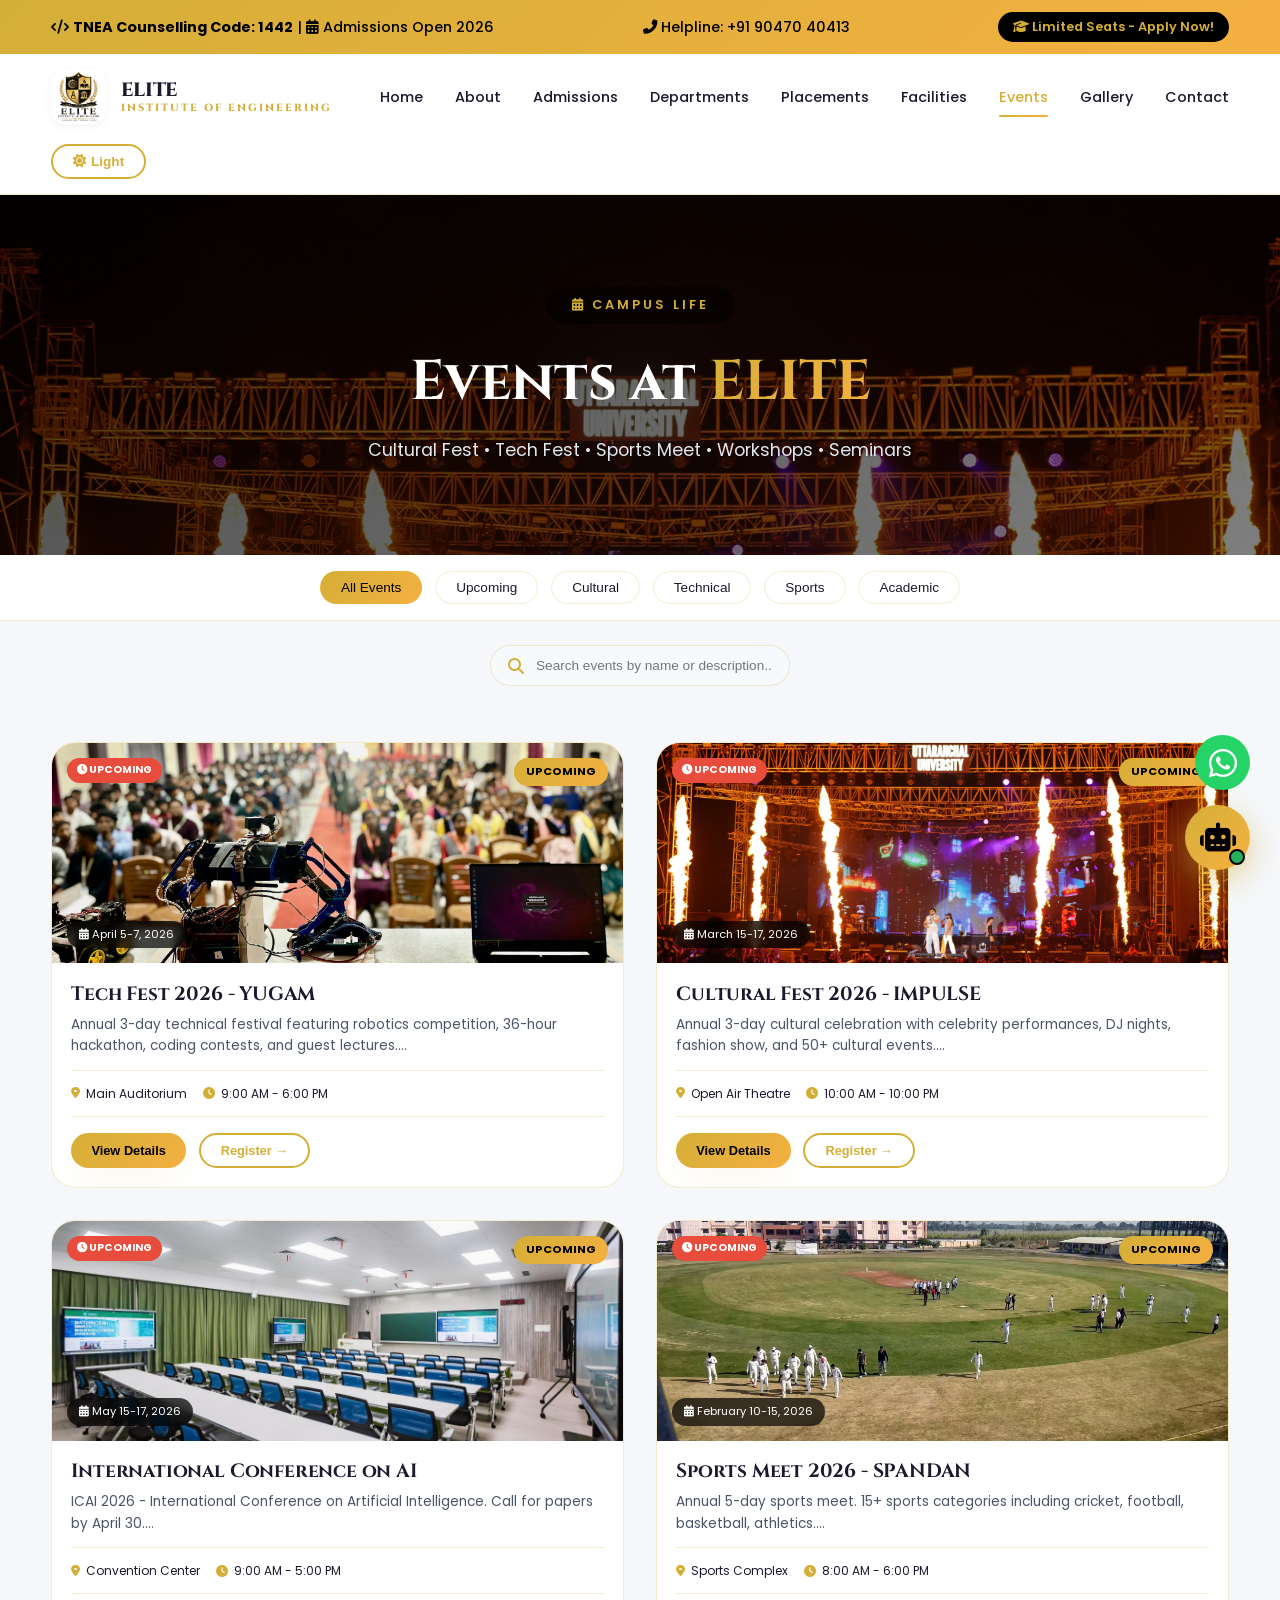
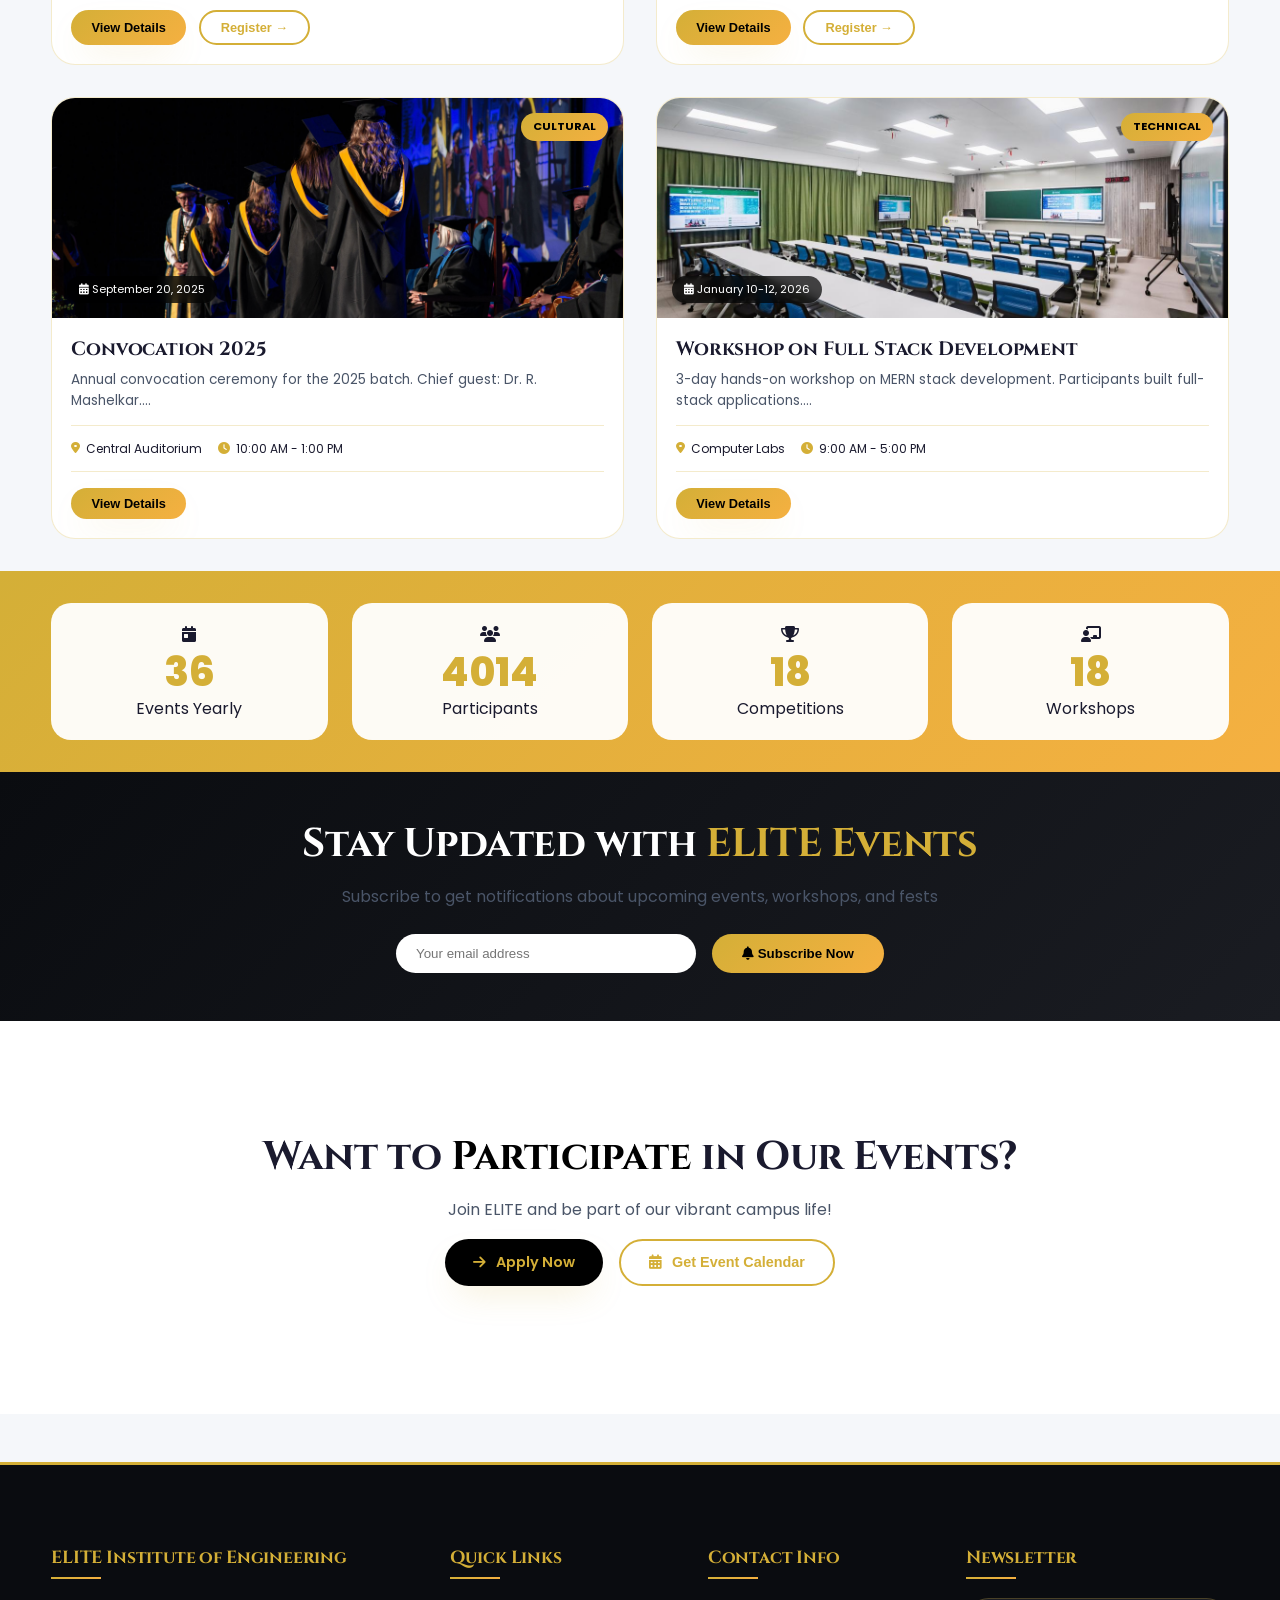
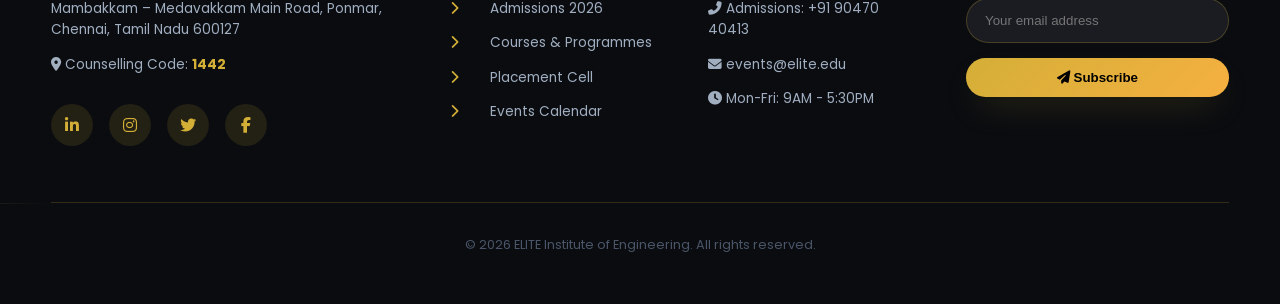
<file: events.html>
<!DOCTYPE html>
<html lang="en">
<head>
  <meta charset="UTF-8">
  <meta name="viewport" content="width=device-width, initial-scale=1.0, user-scalable=yes">
  <title>Events | ELITE Institute of Engineering | Cultural & Tech Fests | Campus Life</title>
  <meta name="description" content="Explore ELITE Institute's vibrant campus events - Cultural Fest, Tech Fest, Sports Meet, Convocation, Workshops, Seminars, and more.">
  <meta name="keywords" content="ELITE events, cultural fest, tech fest, convocation, sports meet, workshops, seminars, campus life">
  <link rel="icon" type="image/jpeg" href="assets/images/jpg/logo.jpg">
  <link href="https://fonts.googleapis.com/css2?family=Cinzel:wght@400;500;600;700;800;900&family=Poppins:wght@300;400;500;600;700;800&display=swap" rel="stylesheet">
  <link rel="stylesheet" href="https://cdnjs.cloudflare.com/ajax/libs/font-awesome/6.5.1/css/all.min.css">
  <link rel="stylesheet" href="assets/css/main.css">
</head>
<body>

<div id="progress-bar"></div>

<!-- Counselling Bar -->
<div class="counselling-bar"><div class="container"><span><i class="fas fa-code"></i> <strong>TNEA Counselling Code: 1442</strong> | <i class="fas fa-calendar-alt"></i> Admissions Open 2026</span><span><i class="fas fa-phone-alt"></i> Helpline: +91 90470 40413</span><span class="highlight"><i class="fas fa-graduation-cap"></i> Limited Seats - Apply Now!</span></div></div>

<!-- Navbar -->
<nav class="navbar"><div class="container nav-container"><div class="logo"><img src="assets/images/jpg/logo.jpg" alt="ELITE Logo" class="logo-img" onerror="this.src='https://placehold.co/55x55/D4AF37/000?text=E'"><div class="logo-text">ELITE<br><span>INSTITUTE OF ENGINEERING</span></div></div><ul class="nav-links" id="navLinks"><li><a href="index.html" class="nav-link">Home</a></li><li><a href="about.html" class="nav-link">About</a></li><li><a href="admissions.html" class="nav-link">Admissions</a></li><li><a href="departments.html" class="nav-link">Departments</a></li><li><a href="placement.html" class="nav-link">Placements</a></li><li><a href="facilities.html" class="nav-link">Facilities</a></li><li><a href="events.html" class="nav-link active">Events</a></li><li><a href="gallery.html" class="nav-link">Gallery</a></li><li><a href="contact.html" class="nav-link">Contact</a></li></ul><div style="display: flex; gap: 15px; align-items: center;"><button class="theme-toggle" id="themeToggle"><i class="fas fa-sun"></i> Light</button><button class="burger" id="burgerBtn"><span></span><span></span><span></span></button></div></div></nav>

<main>
  <!-- Hero Section -->
  <section class="page-hero" style="background-image: url('assets/images/jpg/cultural-fest-stage.jpg');"><div class="container hero-content text-center"><div class="hero-badge"><i class="fas fa-calendar-alt"></i> CAMPUS LIFE</div><h1 class="hero-title">Events at <span class="gradient-gold">ELITE</span></h1><p class="hero-subtitle">Cultural Fest • Tech Fest • Sports Meet • Workshops • Seminars</p></div></section>

  <!-- Event Navigation -->
  <div class="event-nav"><div class="container"><div class="event-nav-container" id="eventNav"><button class="event-nav-btn active" data-category="all">All Events</button><button class="event-nav-btn" data-category="upcoming">Upcoming</button><button class="event-nav-btn" data-category="cultural">Cultural</button><button class="event-nav-btn" data-category="technical">Technical</button><button class="event-nav-btn" data-category="sports">Sports</button><button class="event-nav-btn" data-category="academic">Academic</button></div></div></div>

  <!-- Search Bar -->
  <div class="search-events" style="padding: 1.5rem 0;"><div class="container"><div class="search-wrapper" style="max-width:500px; margin:0 auto; position:relative;"><i class="fas fa-search" style="position:absolute; left:18px; top:50%; transform:translateY(-50%); color:var(--gold);"></i><input type="text" id="searchEvent" placeholder="Search events by name or description..."></div></div></div>

  <!-- Events Grid -->
  <div class="events-section" style="padding: 2rem 0;"><div class="container"><div class="events-grid" id="eventsGrid"></div></div></div>

  <!-- Statistics Section -->
  <div class="event-stats-section" style="background: var(--gradient-gold); padding: 2rem 0;"><div class="container"><div class="stats-grid" style="display:grid; grid-template-columns:repeat(auto-fit, minmax(180px,1fr)); gap:1.5rem;"><div class="stat-item" style="background:rgba(255,255,255,0.95); border-radius:20px; padding:1.2rem; text-align:center;"><i class="fas fa-calendar-day"></i><div class="stat-number" data-count="50">0+</div><div class="stat-label">Events Yearly</div></div><div class="stat-item" style="background:rgba(255,255,255,0.95); border-radius:20px; padding:1.2rem; text-align:center;"><i class="fas fa-users"></i><div class="stat-number" data-count="10000">0+</div><div class="stat-label">Participants</div></div><div class="stat-item" style="background:rgba(255,255,255,0.95); border-radius:20px; padding:1.2rem; text-align:center;"><i class="fas fa-trophy"></i><div class="stat-number" data-count="25">0+</div><div class="stat-label">Competitions</div></div><div class="stat-item" style="background:rgba(255,255,255,0.95); border-radius:20px; padding:1.2rem; text-align:center;"><i class="fas fa-chalkboard-user"></i><div class="stat-number" data-count="40">0+</div><div class="stat-label">Workshops</div></div></div></div></div>

  <!-- Newsletter Signup -->
  <div class="event-newsletter" style="background: linear-gradient(135deg, #0a0c10 0%, #1a1c22 100%); color: white; padding: 3rem 0; text-align: center;"><div class="container"><h2>Stay Updated with <span style="color: var(--gold);">ELITE Events</span></h2><p>Subscribe to get notifications about upcoming events, workshops, and fests</p><form class="newsletter-form-inline" id="eventNewsletterForm" style="display:flex; justify-content:center; gap:1rem; flex-wrap:wrap; margin-top:1.5rem;"><input type="email" placeholder="Your email address" required style="padding:12px 20px; border-radius:50px; border:none; width:300px;"><button type="submit" style="background:var(--gradient-gold); border:none; padding:12px 30px; border-radius:50px; font-weight:600; cursor:pointer;"><i class="fas fa-bell"></i> Subscribe Now</button></form></div></div>

  <!-- CTA Section -->
  <section style="background: var(--bg-secondary);"><div class="container"><div class="cta-grand"><h2>Want to <span style="color: #000;">Participate</span> in Our Events?</h2><p>Join ELITE and be part of our vibrant campus life!</p><div class="cta-buttons"><a href="admissions.html" class="btn btn-primary" style="background: #000; color: var(--gold);"><i class="fas fa-arrow-right"></i> Apply Now</a><button class="btn btn-outline" onclick="notifyInfo('Event calendar will be shared via email.')"><i class="fas fa-calendar-alt"></i> Get Event Calendar</button></div></div></div></section>

  <!-- Schedule Campus Visit Modal -->
  <div id="scheduleModal" class="schedule-modal"><div class="schedule-modal-content"><div class="schedule-modal-header"><h2><i class="fas fa-calendar-check"></i> Schedule Your Campus Visit</h2><span class="schedule-modal-close" onclick="closeScheduleModal()">&times;</span></div><div class="schedule-modal-body"><div class="visit-options"><div class="visit-option active" onclick="selectVisitType('physical')"><i class="fas fa-building"></i><h3>Physical Visit</h3><p>Visit our 120-acre campus</p></div><div class="visit-option" onclick="selectVisitType('virtual')"><i class="fas fa-video"></i><h3>Virtual Tour</h3><p>Interactive online tour</p></div></div><form id="scheduleForm" class="schedule-form"><div class="form-row"><div class="form-group"><label><i class="fas fa-user"></i> Full Name *</label><input type="text" id="visitName" required placeholder="Enter your full name"></div><div class="form-group"><label><i class="fas fa-envelope"></i> Email Address *</label><input type="email" id="visitEmail" required placeholder="your@email.com"></div></div><div class="form-row"><div class="form-group"><label><i class="fas fa-phone-alt"></i> Phone Number *</label><input type="tel" id="visitPhone" required placeholder="10-digit mobile number"></div><div class="form-group"><label><i class="fas fa-map-marker-alt"></i> City</label><input type="text" id="visitCity" placeholder="Your city"></div></div><div class="form-row"><div class="form-group"><label><i class="fas fa-calendar-day"></i> Preferred Date *</label><input type="date" id="visitDate" required></div><div class="form-group"><label><i class="fas fa-clock"></i> Preferred Time *</label><select id="visitTime" required><option value="">Select Time Slot</option><option value="10:00 AM">10:00 AM - 11:00 AM</option><option value="11:00 AM">11:00 AM - 12:00 PM</option><option value="12:00 PM">12:00 PM - 1:00 PM</option><option value="2:00 PM">2:00 PM - 3:00 PM</option><option value="3:00 PM">3:00 PM - 4:00 PM</option></select></div></div><div class="form-group"><label><i class="fas fa-graduation-cap"></i> Course Interested In *</label><select id="visitCourse" required><option value="">Select Course</option><option>B.E Computer Science & Engineering</option><option>B.E CSE (Cyber Security)</option><option>B.Tech AI & Data Science</option><option>B.E Electronics & Communication</option><option>B.E Electrical & Electronics</option><option>B.E Civil Engineering</option><option>B.Tech Biotechnology</option><option>MBA Finance & Marketing</option></select></div><input type="hidden" id="visitType" value="physical"><button type="submit" class="btn-submit"><i class="fas fa-calendar-check"></i> Confirm Your Visit</button><p class="form-note"><i class="fas fa-info-circle"></i> Our admission team will contact you within 24 hours.</p></form></div></div></div>
</main>

<!-- Footer -->
<footer><div class="container"><div class="footer-grid"><div class="footer-col"><h4>ELITE Institute of Engineering</h4><p>Mambakkam – Medavakkam Main Road, Ponmar, Chennai, Tamil Nadu 600127</p><p><i class="fas fa-map-marker-alt"></i> Counselling Code: <strong style="color: var(--gold);">1442</strong></p><div class="social-icons"><a href="#"><i class="fab fa-linkedin-in"></i></a><a href="#"><i class="fab fa-instagram"></i></a><a href="#"><i class="fab fa-twitter"></i></a><a href="#"><i class="fab fa-facebook-f"></i></a></div></div><div class="footer-col"><h4>Quick Links</h4><ul><li><i class="fas fa-chevron-right"></i> <a href="admissions.html">Admissions 2026</a></li><li><i class="fas fa-chevron-right"></i> <a href="departments.html">Courses & Programmes</a></li><li><i class="fas fa-chevron-right"></i> <a href="placement.html">Placement Cell</a></li><li><i class="fas fa-chevron-right"></i> <a href="events.html">Events Calendar</a></li></ul></div><div class="footer-col"><h4>Contact Info</h4><p><i class="fas fa-phone-alt"></i> Admissions: <a href="tel:+919047040413">+91 90470 40413</a></p><p><i class="fas fa-envelope"></i> <a href="mailto:events@elite.edu">events@elite.edu</a></p><p><i class="fas fa-clock"></i> Mon-Fri: 9AM - 5:30PM</p></div><div class="footer-col"><h4>Newsletter</h4><form id="newsletterForm" class="newsletter-form"><input type="email" placeholder="Your email address" required><button type="submit" class="btn-primary" style="width: 100%;"><i class="fas fa-paper-plane"></i> Subscribe</button></form></div></div><div class="footer-bottom"><p>© 2026 ELITE Institute of Engineering. All rights reserved.</p></div></div></footer>

<!-- AI Assistant -->
<div class="ai-assistant"><div class="ai-fab" id="aiFab"><i class="fas fa-robot"></i></div><div class="ai-popup" id="aiPopup"><div class="ai-header"><span>ELITE AI Assistant</span><i class="fas fa-times" id="closeAiPopup"></i></div><div class="ai-messages" id="aiMessages"><div class="ai-msg ai-bot">Hello! Ask me about upcoming events, cultural fests, tech fests, or workshops!</div></div><div class="ai-input-area"><input type="text" id="aiInput"><button id="aiSendBtn"><i class="fas fa-paper-plane"></i></button></div></div></div>

<!-- WhatsApp Float -->
<div class="whatsapp-float" onclick="window.open('https://wa.me/919047040413', '_blank')"><i class="fab fa-whatsapp"></i></div>

<!-- Back to Top -->
<div class="back-to-top" id="backToTop"><i class="fas fa-arrow-up"></i></div>

<!-- JavaScript Files -->
<script src="assets/js/utilities.js"></script>
<script src="assets/js/animations.js"></script>
<script src="assets/js/ai-assistant.js"></script>
<script src="assets/js/forms.js"></script>
<script src="assets/js/navbar.js"></script>
<script src="assets/js/main.js"></script>

<script>
// Events Data
const events = [
  { name: "Tech Fest 2026 - YUGAM", category: "upcoming,technical", img: "assets/images/jpg/techfest-robotics-competition.jpg", date: "April 5-7, 2026", venue: "Main Auditorium", time: "9:00 AM - 6:00 PM", desc: "Annual 3-day technical festival featuring robotics competition, 36-hour hackathon, coding contests, and guest lectures.", highlights: ["Robotics Competition", "Hackathon", "Coding Contest"], isUpcoming: true },
  { name: "Cultural Fest 2026 - IMPULSE", category: "upcoming,cultural", img: "assets/images/jpg/cultural-fest-stage.jpg", date: "March 15-17, 2026", venue: "Open Air Theatre", time: "10:00 AM - 10:00 PM", desc: "Annual 3-day cultural celebration with celebrity performances, DJ nights, fashion show, and 50+ cultural events.", highlights: ["Celebrity Night", "DJ Party", "Fashion Show"], isUpcoming: true },
  { name: "International Conference on AI", category: "upcoming,academic", img: "assets/images/jpg/smart-classroom-lecture.jpg", date: "May 15-17, 2026", venue: "Convention Center", time: "9:00 AM - 5:00 PM", desc: "ICAI 2026 - International Conference on Artificial Intelligence. Call for papers by April 30.", highlights: ["Paper Presentation", "Keynote Speakers", "Best Paper Award"], isUpcoming: true },
  { name: "Sports Meet 2026 - SPANDAN", category: "upcoming,sports", img: "assets/images/jpg/sports-cricket-ground.jpg", date: "February 10-15, 2026", venue: "Sports Complex", time: "8:00 AM - 6:00 PM", desc: "Annual 5-day sports meet. 15+ sports categories including cricket, football, basketball, athletics.", highlights: ["Cricket Tournament", "Football League", "Athletics"], isUpcoming: true },
  { name: "Convocation 2025", category: "cultural,academic", img: "assets/images/jpg/convocation-graduation-ceremony.jpg", date: "September 20, 2025", venue: "Central Auditorium", time: "10:00 AM - 1:00 PM", desc: "Annual convocation ceremony for the 2025 batch. Chief guest: Dr. R. Mashelkar.", highlights: ["Degree Distribution", "Gold Medals", "Chief Guest Address"], isUpcoming: false },
  { name: "Workshop on Full Stack Development", category: "technical,academic", img: "assets/images/jpg/smart-classroom-lecture.jpg", date: "January 10-12, 2026", venue: "Computer Labs", time: "9:00 AM - 5:00 PM", desc: "3-day hands-on workshop on MERN stack development. Participants built full-stack applications.", highlights: ["Hands-on Training", "Live Projects", "Certificate"], isUpcoming: false }
];

let currentEventFilter = "all";
let currentEventSearch = "";

function renderEvents() {
  const filtered = events.filter(e => (currentEventFilter === "all" || e.category.includes(currentEventFilter)) && (e.name.toLowerCase().includes(currentEventSearch) || e.desc.toLowerCase().includes(currentEventSearch)));
  const grid = document.getElementById('eventsGrid');
  if (!grid) return;
  if (filtered.length === 0) { grid.innerHTML = `<div class="no-results"><i class="fas fa-calendar-times"></i><h3>No events found</h3><p>Try adjusting your search</p><button class="btn btn-outline" onclick="resetFilters()">Reset Filters</button></div>`; return; }
  grid.innerHTML = filtered.map(e => `<div class="event-card"><div class="event-image"><img src="${e.img}" alt="${e.name}" onerror="this.src='assets/images/jpg/logo.jpg'"><div class="event-category-badge">${e.category.split(',')[0].toUpperCase()}</div>${e.isUpcoming ? '<div class="upcoming-badge"><i class="fas fa-clock"></i> UPCOMING</div>' : ''}<div class="event-date-badge"><i class="fas fa-calendar-alt"></i> ${e.date}</div></div><div class="event-content"><h3 class="event-title">${e.name}</h3><p class="event-desc">${e.desc.substring(0, 120)}...</p><div class="event-details"><span class="event-detail"><i class="fas fa-map-marker-alt"></i> ${e.venue}</span><span class="event-detail"><i class="fas fa-clock"></i> ${e.time}</span></div><div class="event-buttons"><button class="btn btn-primary btn-sm" onclick="showEventDetails('${e.name.replace(/'/g, "\\'")}')">View Details</button>${e.isUpcoming ? `<button class="btn btn-outline btn-sm" onclick="registerEvent('${e.name.replace(/'/g, "\\'")}')">Register →</button>` : ''}</div></div></div>`).join('');
}

function showEventDetails(eventName) {
  const e = events.find(x => x.name === eventName);
  if (!e) return;
  const modal = document.createElement('div'); modal.className = 'event-modal'; modal.style.cssText = 'position:fixed; top:0; left:0; width:100%; height:100%; background:rgba(0,0,0,0.85); z-index:2000; display:flex; align-items:center; justify-content:center;';
  modal.innerHTML = `<div style="background:var(--bg-secondary); border-radius:28px; width:90%; max-width:700px; max-height:85vh; overflow-y:auto;"><div style="background:var(--gradient-gold); padding:1.2rem 1.5rem; border-radius:28px 28px 0 0; display:flex; justify-content:space-between;"><h2 style="margin:0; color:#000;">${e.name}</h2><span style="font-size:2rem; cursor:pointer;" onclick="this.closest('.event-modal').remove()">&times;</span></div><div style="padding:1.5rem;"><img src="${e.img}" style="width:100%; border-radius:20px; margin-bottom:1rem;"><p><strong>Description:</strong> ${e.desc}</p><div style="display:grid; grid-template-columns:1fr 1fr; gap:1rem; margin:1rem 0;"><div><i class="fas fa-calendar-alt"></i> ${e.date}</div><div><i class="fas fa-map-marker-alt"></i> ${e.venue}</div><div><i class="fas fa-clock"></i> ${e.time}</div><div><i class="fas fa-tag"></i> ${e.category}</div></div><div><strong>Highlights:</strong> ${e.highlights.join(' • ')}</div><div class="event-buttons" style="margin-top:1.5rem; display:flex; gap:1rem;">${e.isUpcoming ? `<button class="btn btn-primary" onclick="registerEvent('${e.name.replace(/'/g, "\\'")}'); this.closest('.event-modal').remove();">Register Now</button>` : ''}<button class="btn btn-outline" onclick="this.closest('.event-modal').remove()">Close</button></div></div></div>`;
  document.body.appendChild(modal);
  document.body.style.overflow = 'hidden';
  modal.onclick = (e) => { if (e.target === modal) { modal.remove(); document.body.style.overflow = ''; } };
}

document.getElementById('searchEvent')?.addEventListener('input', (e) => { currentEventSearch = e.target.value.toLowerCase(); renderEvents(); });
document.querySelectorAll('.event-nav-btn').forEach(btn => { btn.addEventListener('click', () => { document.querySelectorAll('.event-nav-btn').forEach(b => b.classList.remove('active')); btn.classList.add('active'); currentEventFilter = btn.dataset.category; renderEvents(); }); });
renderEvents();

// Counters
const counterObserver = new IntersectionObserver((entries) => { entries.forEach(entry => { if (entry.isIntersecting) { const el = entry.target; const target = parseInt(el.dataset.count); let curr = 0; const step = Math.ceil(target / 40); const intv = setInterval(() => { curr += step; if (curr >= target) { el.innerText = target + (el.dataset.count.includes('+') ? '+' : ''); clearInterval(intv); } else { el.innerText = curr; } }, 25); counterObserver.unobserve(el); } }); }, { threshold: 0.3 });
document.querySelectorAll('[data-count]').forEach(c => counterObserver.observe(c));

document.getElementById('eventNewsletterForm')?.addEventListener('submit', (e) => { e.preventDefault(); notifySuccess('✓ Thank you for subscribing! You will receive event updates via email.'); e.target.reset(); });
document.getElementById('newsletterForm')?.addEventListener('submit', (e) => { e.preventDefault(); notifySuccess('✓ Thank you for subscribing!'); e.target.reset(); });
</script>
</body>
</html>
</file>
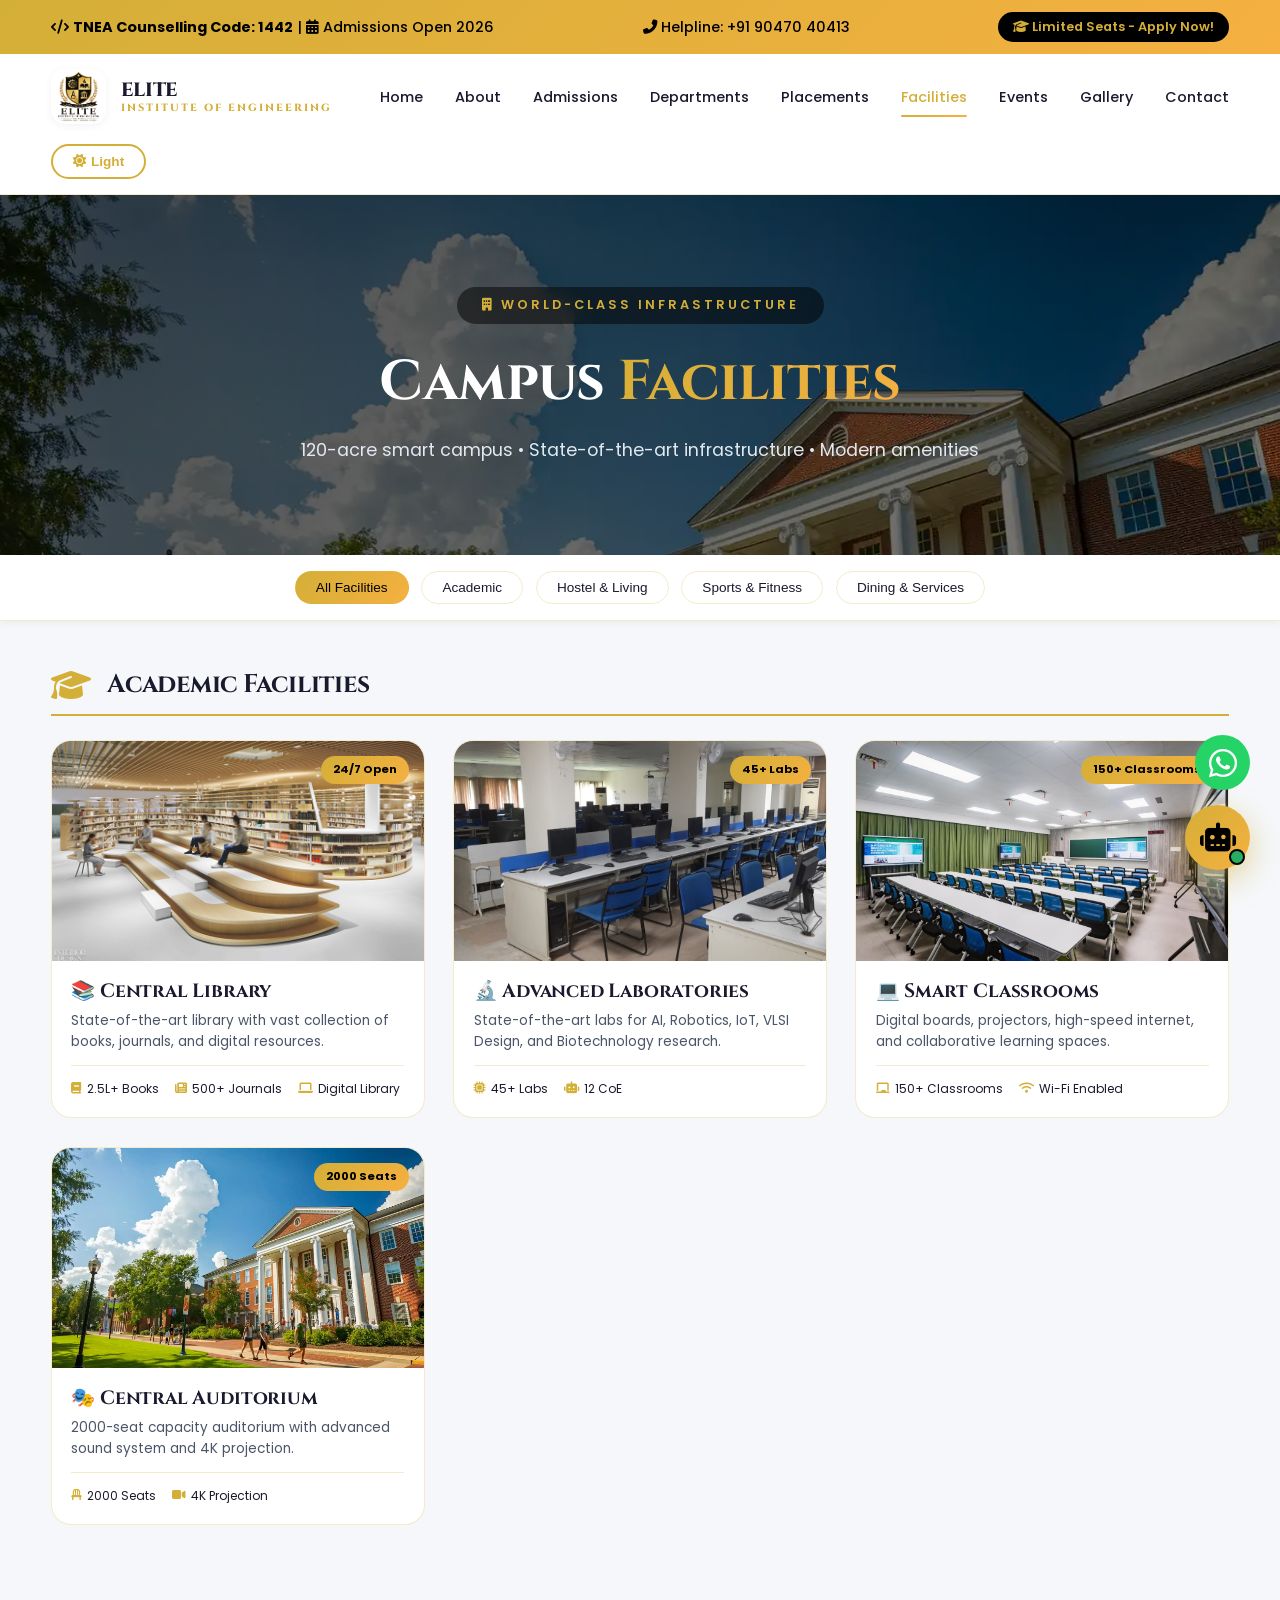
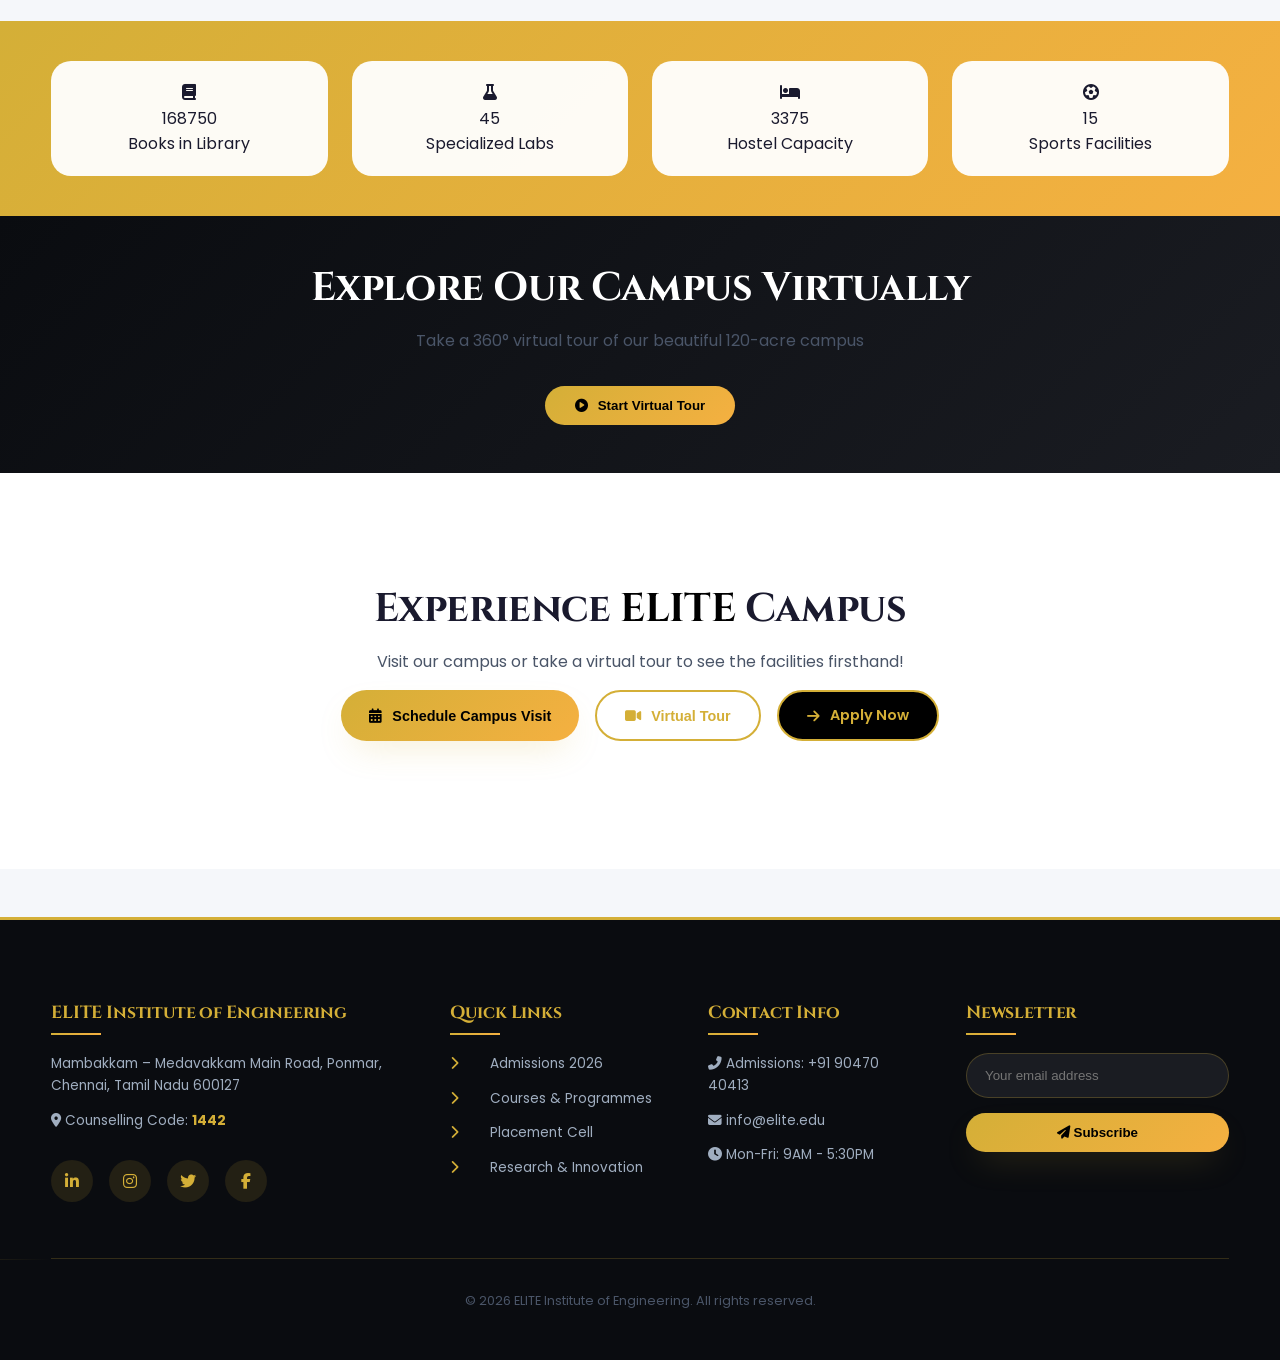
<file: facilities.html>
<!DOCTYPE html>
<html lang="en">
<head>
  <meta charset="UTF-8">
  <meta name="viewport" content="width=device-width, initial-scale=1.0, user-scalable=yes">
  <title>Facilities | ELITE Institute of Engineering | World-Class Campus Infrastructure</title>
  <meta name="description" content="Explore ELITE Institute's world-class facilities including central library, modern hostels, advanced labs, sports complex, smart classrooms, and more on our 120-acre campus.">
  <meta name="keywords" content="campus facilities, library, hostel, laboratories, sports complex, smart classrooms, cafeteria, medical center">
  <link rel="icon" type="image/jpeg" href="assets/images/jpg/logo.jpg">
  <link href="https://fonts.googleapis.com/css2?family=Cinzel:wght@400;500;600;700;800;900&family=Poppins:wght@300;400;500;600;700;800&display=swap" rel="stylesheet">
  <link rel="stylesheet" href="https://cdnjs.cloudflare.com/ajax/libs/font-awesome/6.5.1/css/all.min.css">
  <link rel="stylesheet" href="assets/css/main.css">
</head>
<body>

<div id="progress-bar"></div>

<!-- Counselling Bar -->
<div class="counselling-bar"><div class="container"><span><i class="fas fa-code"></i> <strong>TNEA Counselling Code: 1442</strong> | <i class="fas fa-calendar-alt"></i> Admissions Open 2026</span><span><i class="fas fa-phone-alt"></i> Helpline: +91 90470 40413</span><span class="highlight"><i class="fas fa-graduation-cap"></i> Limited Seats - Apply Now!</span></div></div>

<!-- Navbar -->
<nav class="navbar"><div class="container nav-container"><div class="logo"><img src="assets/images/jpg/logo.jpg" alt="ELITE Logo" class="logo-img" onerror="this.src='https://placehold.co/55x55/D4AF37/000?text=E'"><div class="logo-text">ELITE<br><span>INSTITUTE OF ENGINEERING</span></div></div><ul class="nav-links" id="navLinks"><li><a href="index.html" class="nav-link">Home</a></li><li><a href="about.html" class="nav-link">About</a></li><li><a href="admissions.html" class="nav-link">Admissions</a></li><li><a href="departments.html" class="nav-link">Departments</a></li><li><a href="placement.html" class="nav-link">Placements</a></li><li><a href="facilities.html" class="nav-link active">Facilities</a></li><li><a href="events.html" class="nav-link">Events</a></li><li><a href="gallery.html" class="nav-link">Gallery</a></li><li><a href="contact.html" class="nav-link">Contact</a></li></ul><div style="display: flex; gap: 15px; align-items: center;"><button class="theme-toggle" id="themeToggle"><i class="fas fa-sun"></i> Light</button><button class="burger" id="burgerBtn"><span></span><span></span><span></span></button></div></div></nav>

<main>
  <!-- Hero Section -->
  <section class="page-hero" style="background-image: url('assets/images/jpg/campus.jpg');"><div class="container hero-content text-center"><div class="hero-badge"><i class="fas fa-building"></i> WORLD-CLASS INFRASTRUCTURE</div><h1 class="hero-title">Campus <span class="gradient-gold">Facilities</span></h1><p class="hero-subtitle">120-acre smart campus • State-of-the-art infrastructure • Modern amenities</p></div></section>

  <!-- Facility Navigation -->
  <div class="facility-nav"><div class="container"><div class="facility-nav-container"><button class="facility-nav-btn active" data-category="all">All Facilities</button><button class="facility-nav-btn" data-category="academic">Academic</button><button class="facility-nav-btn" data-category="hostel">Hostel & Living</button><button class="facility-nav-btn" data-category="sports">Sports & Fitness</button><button class="facility-nav-btn" data-category="dining">Dining & Services</button></div></div></div>

  <!-- Facilities Sections -->
  <div class="facilities-section"><div class="container">
    <div id="academic" class="facility-category" data-category="academic"><div class="category-title"><i class="fas fa-graduation-cap"></i><h2>Academic Facilities</h2></div><div class="facilities-grid"><div class="facility-card"><div class="facility-image"><img src="assets/images/jpg/central-library-interior.jpg" alt="Central Library"><div class="facility-badge">24/7 Open</div></div><div class="facility-content"><h3>📚 Central Library</h3><p>State-of-the-art library with vast collection of books, journals, and digital resources.</p><div class="facility-stats"><span class="facility-stat"><i class="fas fa-book"></i> 2.5L+ Books</span><span class="facility-stat"><i class="fas fa-newspaper"></i> 500+ Journals</span><span class="facility-stat"><i class="fas fa-laptop"></i> Digital Library</span></div></div></div><div class="facility-card"><div class="facility-image"><img src="assets/images/jpg/engineering-lab-practical.jpg" alt="Advanced Labs"><div class="facility-badge">45+ Labs</div></div><div class="facility-content"><h3>🔬 Advanced Laboratories</h3><p>State-of-the-art labs for AI, Robotics, IoT, VLSI Design, and Biotechnology research.</p><div class="facility-stats"><span class="facility-stat"><i class="fas fa-microchip"></i> 45+ Labs</span><span class="facility-stat"><i class="fas fa-robot"></i> 12 CoE</span></div></div></div><div class="facility-card"><div class="facility-image"><img src="assets/images/jpg/smart-classroom-lecture.jpg" alt="Smart Classrooms"><div class="facility-badge">150+ Classrooms</div></div><div class="facility-content"><h3>💻 Smart Classrooms</h3><p>Digital boards, projectors, high-speed internet, and collaborative learning spaces.</p><div class="facility-stats"><span class="facility-stat"><i class="fas fa-chalkboard"></i> 150+ Classrooms</span><span class="facility-stat"><i class="fas fa-wifi"></i> Wi-Fi Enabled</span></div></div></div><div class="facility-card"><div class="facility-image"><img src="assets/images/jpg/campus.jpg" alt="Auditorium"><div class="facility-badge">2000 Seats</div></div><div class="facility-content"><h3>🎭 Central Auditorium</h3><p>2000-seat capacity auditorium with advanced sound system and 4K projection.</p><div class="facility-stats"><span class="facility-stat"><i class="fas fa-chair"></i> 2000 Seats</span><span class="facility-stat"><i class="fas fa-video"></i> 4K Projection</span></div></div></div></div></div>
    <div id="hostel" class="facility-category" data-category="hostel" style="display:none;"><div class="category-title"><i class="fas fa-bed"></i><h2>Hostel & Living Facilities</h2></div><div class="facilities-grid"><div class="facility-card"><div class="facility-image"><img src="assets/images/jpg/hostel-accommodation-exterior.jpg" alt="Modern Hostels"><div class="facility-badge">11 Hostels</div></div><div class="facility-content"><h3>🏠 Modern Hostels</h3><p>Separate hostels for boys and girls with AC/Non-AC rooms.</p><div class="facility-stats"><span class="facility-stat"><i class="fas fa-building"></i> 11 Hostels</span><span class="facility-stat"><i class="fas fa-users"></i> 5000 Capacity</span></div></div></div><div class="facility-card"><div class="facility-image"><img src="assets/images/jpg/indoor-sports-gymnasium.jpg" alt="Gymnasium"><div class="facility-badge">24/7 Access</div></div><div class="facility-content"><h3>💪 Fitness Center</h3><p>State-of-the-art gymnasium with modern equipment and yoga studio.</p><div class="facility-stats"><span class="facility-stat"><i class="fas fa-dumbbell"></i> Modern Equipment</span><span class="facility-stat"><i class="fas fa-heartbeat"></i> Yoga Studio</span></div></div></div></div></div>
    <div id="sports" class="facility-category" data-category="sports" style="display:none;"><div class="category-title"><i class="fas fa-futbol"></i><h2>Sports & Fitness Facilities</h2></div><div class="facilities-grid"><div class="facility-card"><div class="facility-image"><img src="assets/images/jpg/sports-cricket-ground.jpg" alt="Cricket Ground"><div class="facility-badge">International Standard</div></div><div class="facility-content"><h3>🏏 Cricket Ground</h3><p>International standard cricket ground with turf pitch and floodlights.</p><div class="facility-stats"><span class="facility-stat"><i class="fas fa-tree"></i> Turf Pitch</span><span class="facility-stat"><i class="fas fa-lightbulb"></i> Floodlights</span></div></div></div><div class="facility-card"><div class="facility-image"><img src="assets/images/jpg/indoor-sports-gymnasium.jpg" alt="Indoor Sports"><div class="facility-badge">AC Indoor</div></div><div class="facility-content"><h3>🏸 Indoor Sports Complex</h3><p>AC indoor sports complex with badminton, table tennis, and chess rooms.</p><div class="facility-stats"><span class="facility-stat"><i class="fas fa-table-tennis"></i> 4 Badminton Courts</span><span class="facility-stat"><i class="fas fa-chess-board"></i> Chess/Carrom</span></div></div></div></div></div>
    <div id="dining" class="facility-category" data-category="dining" style="display:none;"><div class="category-title"><i class="fas fa-utensils"></i><h2>Dining & Services</h2></div><div class="facilities-grid"><div class="facility-card"><div class="facility-image"><img src="assets/images/jpg/campus-canteen-dining.jpg" alt="Cafeteria"><div class="facility-badge">Multi-Cuisine</div></div><div class="facility-content"><h3>🍽️ Multi-Cuisine Cafeteria</h3><p>Hygienic food courts offering diverse cuisines.</p><div class="facility-stats"><span class="facility-stat"><i class="fas fa-utensils"></i> 3 Food Courts</span><span class="facility-stat"><i class="fas fa-store"></i> 24/7 Store</span></div></div></div><div class="facility-card"><div class="facility-image"><img src="assets/images/jpg/campus.jpg" alt="Medical Center"><div class="facility-badge">24/7 Available</div></div><div class="facility-content"><h3>🏥 Medical Center</h3><p>24/7 medical facility with resident doctors and ambulance service.</p><div class="facility-stats"><span class="facility-stat"><i class="fas fa-user-md"></i> 4 Doctors</span><span class="facility-stat"><i class="fas fa-ambulance"></i> Ambulance</span></div></div></div></div></div>
  </div></div>

  <!-- Statistics Section -->
  <div class="facility-stats-section" style="background: var(--gradient-gold); padding: 2.5rem 0;"><div class="container"><div class="stats-grid" style="display:grid; grid-template-columns:repeat(auto-fit, minmax(180px,1fr)); gap:1.5rem;"><div class="stat-item-custom" style="background:rgba(255,255,255,0.95); border-radius:20px; padding:1.2rem; text-align:center;"><i class="fas fa-book"></i><div class="stat-number-custom" data-count="250000">0</div><div class="stat-label-custom">Books in Library</div></div><div class="stat-item-custom" style="background:rgba(255,255,255,0.95); border-radius:20px; padding:1.2rem; text-align:center;"><i class="fas fa-flask"></i><div class="stat-number-custom" data-count="45">0+</div><div class="stat-label-custom">Specialized Labs</div></div><div class="stat-item-custom" style="background:rgba(255,255,255,0.95); border-radius:20px; padding:1.2rem; text-align:center;"><i class="fas fa-bed"></i><div class="stat-number-custom" data-count="5000">0</div><div class="stat-label-custom">Hostel Capacity</div></div><div class="stat-item-custom" style="background:rgba(255,255,255,0.95); border-radius:20px; padding:1.2rem; text-align:center;"><i class="fas fa-futbol"></i><div class="stat-number-custom" data-count="15">0+</div><div class="stat-label-custom">Sports Facilities</div></div></div></div></div>

  <!-- Virtual Tour Section -->
  <div class="virtual-tour" style="background: linear-gradient(135deg, #0a0c10 0%, #1a1c22 100%); color: white; padding: 3rem 0; text-align: center;"><div class="container"><h2>Explore Our Campus Virtually</h2><p>Take a 360° virtual tour of our beautiful 120-acre campus</p><button class="virtual-tour-btn" onclick="notifyInfo('🎥 Virtual tour coming soon! Stay tuned.')" style="display: inline-flex; align-items: center; gap: 10px; background: var(--gradient-gold); color: #000; padding: 12px 30px; border-radius: 50px; font-weight: 600; margin-top: 1rem; border: none; cursor: pointer;"><i class="fas fa-play-circle"></i> Start Virtual Tour</button></div></div>

  <!-- CTA Section -->
  <section style="background: var(--bg-secondary);"><div class="container"><div class="cta-grand"><h2>Experience <span style="color: #000;">ELITE</span> Campus</h2><p>Visit our campus or take a virtual tour to see the facilities firsthand!</p><div class="cta-buttons"><button class="btn btn-primary" onclick="openScheduleModal()"><i class="fas fa-calendar-alt"></i> Schedule Campus Visit</button><button class="btn btn-outline" onclick="notifyInfo('🎥 Virtual tour coming soon!')"><i class="fas fa-video"></i> Virtual Tour</button><a href="admissions.html" class="btn btn-outline" style="background: #000; color: var(--gold);"><i class="fas fa-arrow-right"></i> Apply Now</a></div></div></div></section>

  <!-- Schedule Campus Visit Modal -->
  <div id="scheduleModal" class="schedule-modal"><div class="schedule-modal-content"><div class="schedule-modal-header"><h2><i class="fas fa-calendar-check"></i> Schedule Your Campus Visit</h2><span class="schedule-modal-close" onclick="closeScheduleModal()">&times;</span></div><div class="schedule-modal-body"><div class="visit-options"><div class="visit-option active" onclick="selectVisitType('physical')"><i class="fas fa-building"></i><h3>Physical Visit</h3><p>Visit our 120-acre campus</p></div><div class="visit-option" onclick="selectVisitType('virtual')"><i class="fas fa-video"></i><h3>Virtual Tour</h3><p>Interactive online tour</p></div></div><form id="scheduleForm" class="schedule-form"><div class="form-row"><div class="form-group"><label><i class="fas fa-user"></i> Full Name *</label><input type="text" id="visitName" required placeholder="Enter your full name"></div><div class="form-group"><label><i class="fas fa-envelope"></i> Email Address *</label><input type="email" id="visitEmail" required placeholder="your@email.com"></div></div><div class="form-row"><div class="form-group"><label><i class="fas fa-phone-alt"></i> Phone Number *</label><input type="tel" id="visitPhone" required placeholder="10-digit mobile number"></div><div class="form-group"><label><i class="fas fa-map-marker-alt"></i> City</label><input type="text" id="visitCity" placeholder="Your city"></div></div><div class="form-row"><div class="form-group"><label><i class="fas fa-calendar-day"></i> Preferred Date *</label><input type="date" id="visitDate" required></div><div class="form-group"><label><i class="fas fa-clock"></i> Preferred Time *</label><select id="visitTime" required><option value="">Select Time Slot</option><option value="10:00 AM">10:00 AM - 11:00 AM</option><option value="11:00 AM">11:00 AM - 12:00 PM</option><option value="12:00 PM">12:00 PM - 1:00 PM</option><option value="2:00 PM">2:00 PM - 3:00 PM</option><option value="3:00 PM">3:00 PM - 4:00 PM</option></select></div></div><div class="form-group"><label><i class="fas fa-graduation-cap"></i> Course Interested In *</label><select id="visitCourse" required><option value="">Select Course</option><option>B.E Computer Science & Engineering</option><option>B.E CSE (Cyber Security)</option><option>B.Tech AI & Data Science</option><option>B.E Electronics & Communication</option><option>B.E Electrical & Electronics</option><option>B.E Civil Engineering</option><option>B.Tech Biotechnology</option><option>MBA Finance & Marketing</option></select></div><input type="hidden" id="visitType" value="physical"><button type="submit" class="btn-submit"><i class="fas fa-calendar-check"></i> Confirm Your Visit</button><p class="form-note"><i class="fas fa-info-circle"></i> Our admission team will contact you within 24 hours.</p></form></div></div></div>
</main>

<!-- Footer -->
<footer><div class="container"><div class="footer-grid"><div class="footer-col"><h4>ELITE Institute of Engineering</h4><p>Mambakkam – Medavakkam Main Road, Ponmar, Chennai, Tamil Nadu 600127</p><p><i class="fas fa-map-marker-alt"></i> Counselling Code: <strong style="color: var(--gold);">1442</strong></p><div class="social-icons"><a href="#"><i class="fab fa-linkedin-in"></i></a><a href="#"><i class="fab fa-instagram"></i></a><a href="#"><i class="fab fa-twitter"></i></a><a href="#"><i class="fab fa-facebook-f"></i></a></div></div><div class="footer-col"><h4>Quick Links</h4><ul><li><i class="fas fa-chevron-right"></i> <a href="admissions.html">Admissions 2026</a></li><li><i class="fas fa-chevron-right"></i> <a href="departments.html">Courses & Programmes</a></li><li><i class="fas fa-chevron-right"></i> <a href="placement.html">Placement Cell</a></li><li><i class="fas fa-chevron-right"></i> <a href="facilities.html">Research & Innovation</a></li></ul></div><div class="footer-col"><h4>Contact Info</h4><p><i class="fas fa-phone-alt"></i> Admissions: <a href="tel:+919047040413">+91 90470 40413</a></p><p><i class="fas fa-envelope"></i> <a href="mailto:info@elite.edu">info@elite.edu</a></p><p><i class="fas fa-clock"></i> Mon-Fri: 9AM - 5:30PM</p></div><div class="footer-col"><h4>Newsletter</h4><form id="newsletterForm" class="newsletter-form"><input type="email" placeholder="Your email address" required><button type="submit" class="btn-primary" style="width: 100%;"><i class="fas fa-paper-plane"></i> Subscribe</button></form></div></div><div class="footer-bottom"><p>© 2026 ELITE Institute of Engineering. All rights reserved.</p></div></div></footer>

<!-- AI Assistant -->
<div class="ai-assistant"><div class="ai-fab" id="aiFab"><i class="fas fa-robot"></i></div><div class="ai-popup" id="aiPopup"><div class="ai-header"><span>ELITE AI Assistant</span><i class="fas fa-times" id="closeAiPopup"></i></div><div class="ai-messages" id="aiMessages"><div class="ai-msg ai-bot">Hello! Ask me about campus facilities, library, hostels, labs, or sports!</div></div><div class="ai-input-area"><input type="text" id="aiInput"><button id="aiSendBtn"><i class="fas fa-paper-plane"></i></button></div></div></div>

<!-- WhatsApp Float -->
<div class="whatsapp-float" onclick="window.open('https://wa.me/919047040413', '_blank')"><i class="fab fa-whatsapp"></i></div>

<!-- Back to Top -->
<div class="back-to-top" id="backToTop"><i class="fas fa-arrow-up"></i></div>

<script src="assets/js/utilities.js"></script>
<script src="assets/js/animations.js"></script>
<script src="assets/js/ai-assistant.js"></script>
<script src="assets/js/forms.js"></script>
<script src="assets/js/navbar.js"></script>
<script src="assets/js/main.js"></script>

<script>
function initCategoryFilter() {
  const navBtns = document.querySelectorAll('.facility-nav-btn');
  const categories = document.querySelectorAll('.facility-category');
  navBtns.forEach(btn => { btn.addEventListener('click', () => { const category = btn.dataset.category; navBtns.forEach(b => b.classList.remove('active')); btn.classList.add('active'); categories.forEach(cat => { cat.style.display = (category === 'all' || cat.dataset.category === category) ? 'block' : 'none'; }); }); });
}

function initCounters() {
  const counters = document.querySelectorAll('[data-count]');
  const counterObserver = new IntersectionObserver((entries) => { entries.forEach(entry => { if (entry.isIntersecting) { const el = entry.target; const target = parseInt(el.dataset.count); let current = 0; const step = Math.ceil(target / 40); const interval = setInterval(() => { current += step; if (current >= target) { el.innerText = target + (el.dataset.count.includes('+') ? '+' : ''); clearInterval(interval); } else { el.innerText = current; } }, 25); counterObserver.unobserve(el); } }); }, { threshold: 0.3 });
  counters.forEach(c => counterObserver.observe(c));
}

document.addEventListener('DOMContentLoaded', () => { initCategoryFilter(); initCounters(); });
document.getElementById('newsletterForm')?.addEventListener('submit', (e) => { e.preventDefault(); notifySuccess('✓ Thank you for subscribing!'); e.target.reset(); });
</script>
</body>
</html>
</file>
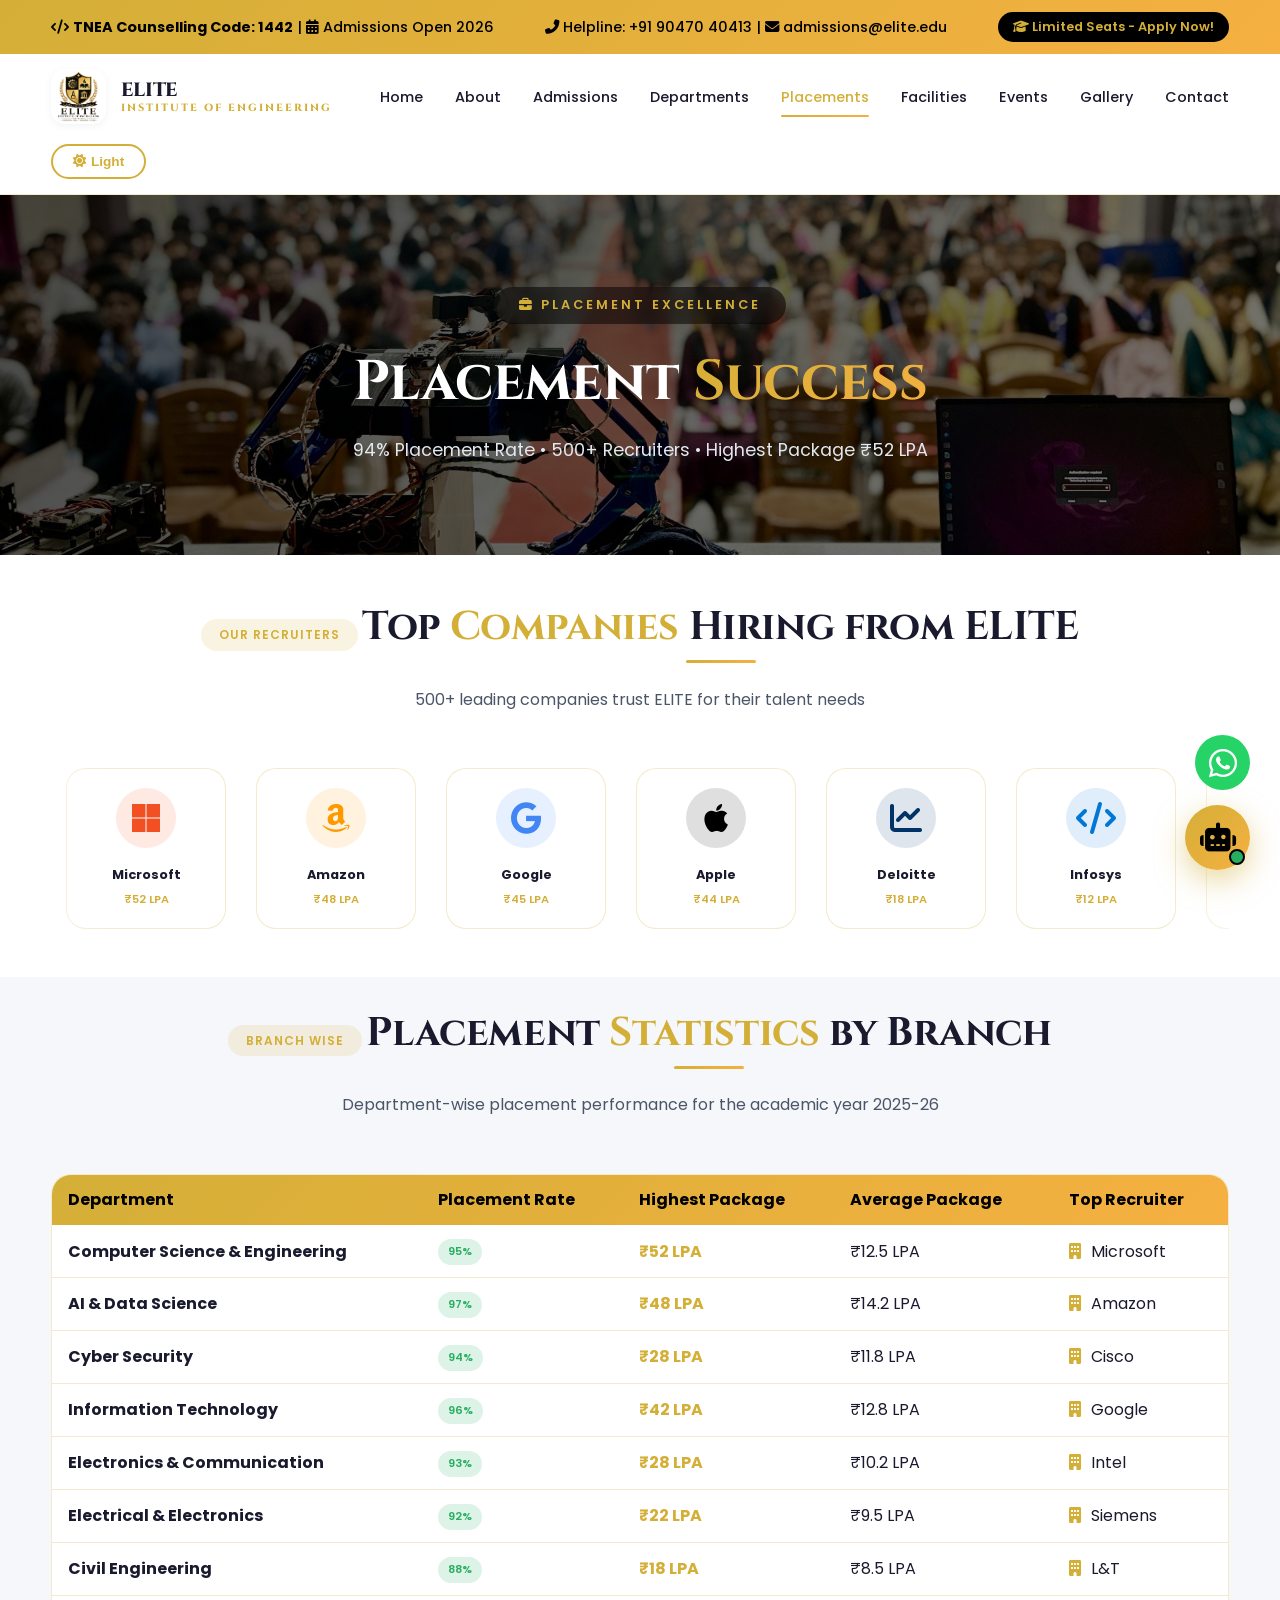
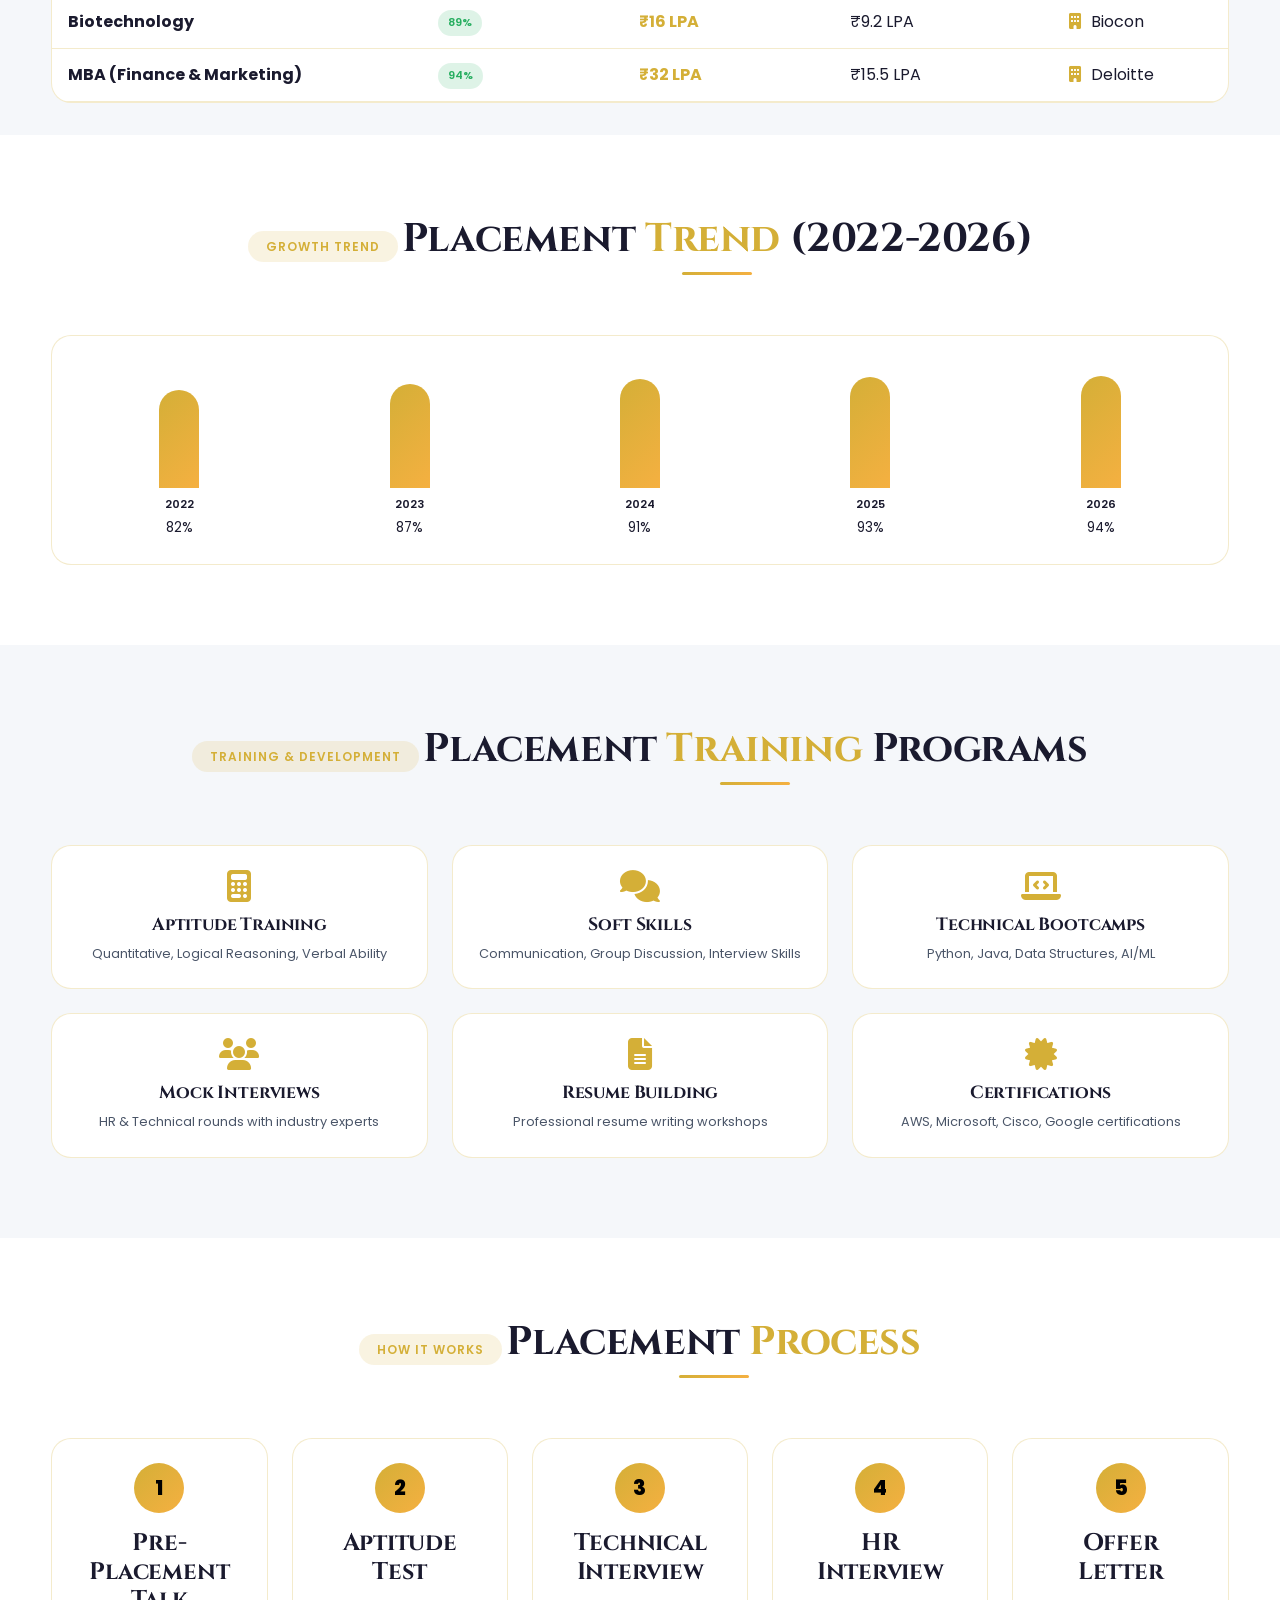
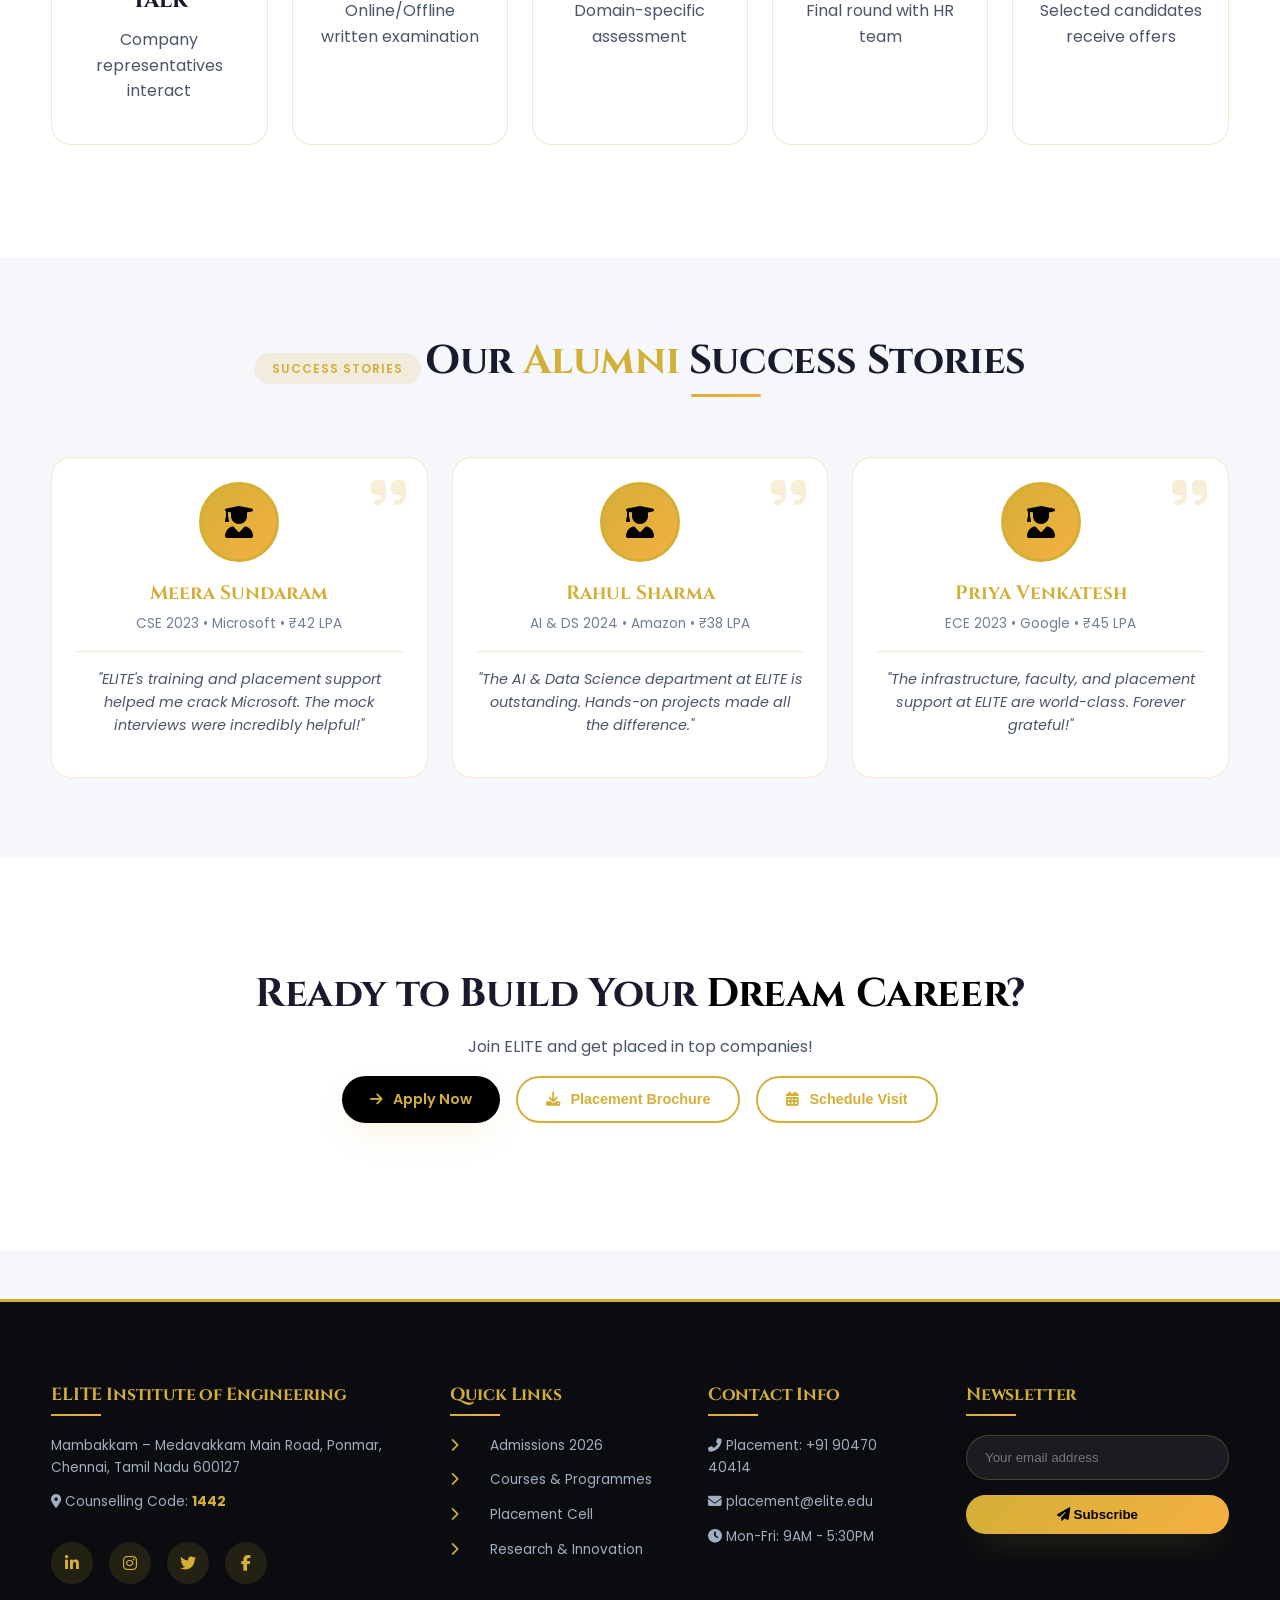
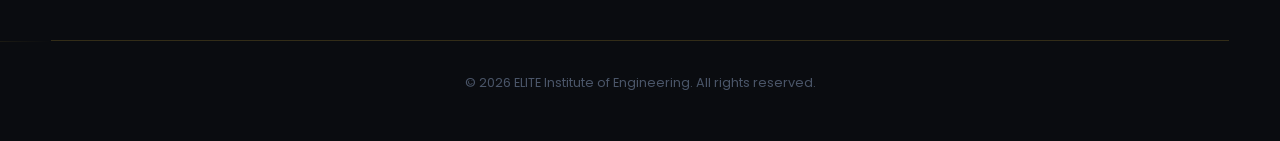
<file: placement.html>
<!DOCTYPE html>
<html lang="en">
<head>
  <meta charset="UTF-8">
  <meta name="viewport" content="width=device-width, initial-scale=1.0, user-scalable=yes">
  <title>Placements | ELITE Institute of Engineering | Top Recruiters | 94% Placement Record</title>
  <meta name="description" content="ELITE Institute of Engineering placement record - 94% placement rate, highest package ₹52 LPA, 500+ recruiters including Microsoft, Amazon, Google, Apple.">
  <meta name="keywords" content="ELITE placements, placement record, top recruiters, highest package, average package, training programs">
  <link rel="icon" type="image/jpeg" href="assets/images/jpg/logo.jpg">
  <link href="https://fonts.googleapis.com/css2?family=Cinzel:wght@400;500;600;700;800;900&family=Poppins:wght@300;400;500;600;700;800&display=swap" rel="stylesheet">
  <link rel="stylesheet" href="https://cdnjs.cloudflare.com/ajax/libs/font-awesome/6.5.1/css/all.min.css">
  <link rel="stylesheet" href="assets/css/main.css">
  <style>
    /* Additional Placement Page Specific Styles - Compatible with main.css */
    .branch-stats {
      padding: 2rem 0;
    }
    .dept-badge-success {
      display: inline-block;
      background: rgba(39, 174, 96, 0.15);
      color: #27ae60;
      padding: 4px 10px;
      border-radius: 20px;
      font-size: 0.7rem;
      font-weight: 600;
    }
    .recruiter-icon {
      width: 60px;
      height: 60px;
      border-radius: 50%;
      display: flex;
      align-items: center;
      justify-content: center;
      font-size: 2rem;
      margin-bottom: 12px;
      transition: all 0.3s ease;
    }
    .recruiter-logo-card:hover .recruiter-icon {
      transform: scale(1.1);
    }
    @media (max-width: 768px) {
      .recruiter-icon {
        width: 45px;
        height: 45px;
        font-size: 1.5rem;
      }
    }
  </style>
</head>
<body>

<div id="progress-bar"></div>

<!-- Counselling Bar -->
<div class="counselling-bar">
  <div class="container">
    <span><i class="fas fa-code"></i> <strong>TNEA Counselling Code: 1442</strong> | <i class="fas fa-calendar-alt"></i> Admissions Open 2026</span>
    <span><i class="fas fa-phone-alt"></i> Helpline: +91 90470 40413 | <i class="fas fa-envelope"></i> admissions@elite.edu</span>
    <span class="highlight"><i class="fas fa-graduation-cap"></i> Limited Seats - Apply Now!</span>
  </div>
</div>

<!-- Navbar -->
<nav class="navbar">
  <div class="container nav-container">
    <div class="logo">
      <img src="assets/images/jpg/logo.jpg" alt="ELITE Logo" class="logo-img" onerror="this.src='https://placehold.co/55x55/D4AF37/000?text=E'">
      <div class="logo-text">ELITE<br><span>INSTITUTE OF ENGINEERING</span></div>
    </div>
    <ul class="nav-links" id="navLinks">
      <li><a href="index.html" class="nav-link">Home</a></li>
      <li><a href="about.html" class="nav-link">About</a></li>
      <li><a href="admissions.html" class="nav-link">Admissions</a></li>
      <li><a href="departments.html" class="nav-link">Departments</a></li>
      <li><a href="placement.html" class="nav-link active">Placements</a></li>
      <li><a href="facilities.html" class="nav-link">Facilities</a></li>
      <li><a href="events.html" class="nav-link">Events</a></li>
      <li><a href="gallery.html" class="nav-link">Gallery</a></li>
      <li><a href="contact.html" class="nav-link">Contact</a></li>
    </ul>
    <div style="display: flex; gap: 15px; align-items: center;">
      <button class="theme-toggle" id="themeToggle"><i class="fas fa-sun"></i> Light</button>
      <button class="burger" id="burgerBtn"><span></span><span></span><span></span></button>
    </div>
  </div>
</nav>

<main>
  <!-- Hero Section -->
  <section class="page-hero" style="background-image: url('assets/images/jpg/techfest-robotics-competition.jpg');">
    <div class="container hero-content text-center">
      <div class="hero-badge"><i class="fas fa-briefcase"></i> PLACEMENT EXCELLENCE</div>
      <h1 class="hero-title">Placement <span class="gradient-gold">Success</span></h1>
      <p class="hero-subtitle">94% Placement Rate • 500+ Recruiters • Highest Package ₹52 LPA</p>
    </div>
  </section>

  <!-- STATISTICS CARDS SECTION - REMOVED -->

  <!-- Running Recruiters Marquee Section -->
  <section class="recruiters-marquee-section">
    <div class="container">
      <div class="section-header reveal">
        <div class="section-badge">OUR RECRUITERS</div>
        <h2 class="section-title">Top <span class="gold-text">Companies</span> Hiring from ELITE</h2>
        <p class="section-subtitle">500+ leading companies trust ELITE for their talent needs</p>
      </div>
      
      <div class="marquee-container">
        <div class="marquee-track" id="recruiterMarquee">
          <!-- JavaScript will populate this -->
        </div>
      </div>
    </div>
  </section>

  <!-- Branch-wise Placement Statistics -->
  <section class="branch-stats">
    <div class="container">
      <div class="section-header reveal">
        <div class="section-badge">BRANCH WISE</div>
        <h2 class="section-title">Placement <span class="gold-text">Statistics</span> by Branch</h2>
        <p class="section-subtitle">Department-wise placement performance for the academic year 2025-26</p>
      </div>
      
      <div class="branch-table-wrapper reveal">
        <table class="branch-table">
          <thead>
            <tr>
              <th>Department</th>
              <th>Placement Rate</th>
              <th>Highest Package</th>
              <th>Average Package</th>
              <th>Top Recruiter</th>
            </tr>
          </thead>
          <tbody id="branchStatsBody">
            <!-- JavaScript will populate this -->
          </tbody>
        </table>
      </div>
    </div>
  </section>

  <!-- Placement Year-wise Trend Chart -->
  <section>
    <div class="container">
      <div class="section-header reveal">
        <div class="section-badge">GROWTH TREND</div>
        <h2 class="section-title">Placement <span class="gold-text">Trend</span> (2022-2026)</h2>
      </div>
      <div class="chart-container reveal">
        <div class="chart-bars" id="chartBars"></div>
      </div>
    </div>
  </section>

  <!-- Training Programs -->
  <section>
    <div class="container">
      <div class="section-header reveal">
        <div class="section-badge">TRAINING & DEVELOPMENT</div>
        <h2 class="section-title">Placement <span class="gold-text">Training</span> Programs</h2>
      </div>
      <div class="training-grid">
        <div class="training-card"><i class="fas fa-calculator"></i><h3>Aptitude Training</h3><p>Quantitative, Logical Reasoning, Verbal Ability</p></div>
        <div class="training-card"><i class="fas fa-comments"></i><h3>Soft Skills</h3><p>Communication, Group Discussion, Interview Skills</p></div>
        <div class="training-card"><i class="fas fa-laptop-code"></i><h3>Technical Bootcamps</h3><p>Python, Java, Data Structures, AI/ML</p></div>
        <div class="training-card"><i class="fas fa-users"></i><h3>Mock Interviews</h3><p>HR & Technical rounds with industry experts</p></div>
        <div class="training-card"><i class="fas fa-file-alt"></i><h3>Resume Building</h3><p>Professional resume writing workshops</p></div>
        <div class="training-card"><i class="fas fa-certificate"></i><h3>Certifications</h3><p>AWS, Microsoft, Cisco, Google certifications</p></div>
      </div>
    </div>
  </section>

  <!-- Placement Process -->
  <section>
    <div class="container">
      <div class="section-header reveal">
        <div class="section-badge">HOW IT WORKS</div>
        <h2 class="section-title">Placement <span class="gold-text">Process</span></h2>
      </div>
      <div class="process-grid">
        <div class="process-step"><div class="step-number">1</div><h3>Pre-Placement Talk</h3><p>Company representatives interact</p></div>
        <div class="process-step"><div class="step-number">2</div><h3>Aptitude Test</h3><p>Online/Offline written examination</p></div>
        <div class="process-step"><div class="step-number">3</div><h3>Technical Interview</h3><p>Domain-specific assessment</p></div>
        <div class="process-step"><div class="step-number">4</div><h3>HR Interview</h3><p>Final round with HR team</p></div>
        <div class="process-step"><div class="step-number">5</div><h3>Offer Letter</h3><p>Selected candidates receive offers</p></div>
      </div>
    </div>
  </section>

  <!-- Success Stories -->
  <section>
    <div class="container">
      <div class="section-header reveal">
        <div class="section-badge">SUCCESS STORIES</div>
        <h2 class="section-title">Our <span class="gold-text">Alumni</span> Success Stories</h2>
      </div>
      <div class="stories-grid" id="storiesGrid"></div>
    </div>
  </section>

  <!-- CTA Section -->
  <section style="background: var(--bg-secondary);">
    <div class="container">
      <div class="cta-grand">
        <h2>Ready to Build Your <span style="color: #000;">Dream Career</span>?</h2>
        <p>Join ELITE and get placed in top companies!</p>
        <div class="cta-buttons">
          <a href="admissions.html" class="btn btn-primary" style="background: #000; color: var(--gold);"><i class="fas fa-arrow-right"></i> Apply Now</a>
          <button class="btn btn-outline" onclick="downloadBrochure()"><i class="fas fa-download"></i> Placement Brochure</button>
          <button class="btn btn-outline" onclick="openScheduleModal()"><i class="fas fa-calendar-alt"></i> Schedule Visit</button>
        </div>
      </div>
    </div>
  </section>

  <!-- Schedule Campus Visit Modal -->
  <div id="scheduleModal" class="schedule-modal">
    <div class="schedule-modal-content">
      <div class="schedule-modal-header">
        <h2><i class="fas fa-calendar-check"></i> Schedule Your Campus Visit</h2>
        <span class="schedule-modal-close" onclick="closeScheduleModal()">&times;</span>
      </div>
      <div class="schedule-modal-body">
        <div class="visit-options">
          <div class="visit-option active" onclick="selectVisitType('physical')"><i class="fas fa-building"></i><h3>Physical Visit</h3><p>Visit our 120-acre campus</p></div>
          <div class="visit-option" onclick="selectVisitType('virtual')"><i class="fas fa-video"></i><h3>Virtual Tour</h3><p>Interactive online tour</p></div>
        </div>
        <form id="scheduleForm" class="schedule-form">
          <div class="form-row">
            <div class="form-group"><label><i class="fas fa-user"></i> Full Name *</label><input type="text" id="visitName" required placeholder="Enter your full name"></div>
            <div class="form-group"><label><i class="fas fa-envelope"></i> Email Address *</label><input type="email" id="visitEmail" required placeholder="your@email.com"></div>
          </div>
          <div class="form-row">
            <div class="form-group"><label><i class="fas fa-phone-alt"></i> Phone Number *</label><input type="tel" id="visitPhone" required placeholder="10-digit mobile number"></div>
            <div class="form-group"><label><i class="fas fa-map-marker-alt"></i> City</label><input type="text" id="visitCity" placeholder="Your city"></div>
          </div>
          <div class="form-row">
            <div class="form-group"><label><i class="fas fa-calendar-day"></i> Preferred Date *</label><input type="date" id="visitDate" required></div>
            <div class="form-group"><label><i class="fas fa-clock"></i> Preferred Time *</label><select id="visitTime" required><option value="">Select Time Slot</option><option value="10:00 AM">10:00 AM - 11:00 AM</option><option value="11:00 AM">11:00 AM - 12:00 PM</option><option value="12:00 PM">12:00 PM - 1:00 PM</option><option value="2:00 PM">2:00 PM - 3:00 PM</option><option value="3:00 PM">3:00 PM - 4:00 PM</option></select></div>
          </div>
          <div class="form-group"><label><i class="fas fa-graduation-cap"></i> Course Interested In *</label><select id="visitCourse" required><option value="">Select Course</option><option>B.E Computer Science & Engineering</option><option>B.E CSE (Cyber Security)</option><option>B.Tech AI & Data Science</option><option>B.E Electronics & Communication</option><option>B.E Electrical & Electronics</option><option>B.E Civil Engineering</option><option>B.Tech Biotechnology</option><option>MBA Finance & Marketing</option></select></div>
          <input type="hidden" id="visitType" value="physical">
          <button type="submit" class="btn-submit"><i class="fas fa-calendar-check"></i> Confirm Your Visit</button>
          <p class="form-note"><i class="fas fa-info-circle"></i> Our admission team will contact you within 24 hours.</p>
        </form>
      </div>
    </div>
  </div>
</main>

<!-- Footer -->
<footer>
  <div class="container">
    <div class="footer-grid">
      <div class="footer-col">
        <h4>ELITE Institute of Engineering</h4>
        <p>Mambakkam – Medavakkam Main Road, Ponmar, Chennai, Tamil Nadu 600127</p>
        <p><i class="fas fa-map-marker-alt"></i> Counselling Code: <strong style="color: var(--gold);">1442</strong></p>
        <div class="social-icons">
          <a href="#"><i class="fab fa-linkedin-in"></i></a>
          <a href="#"><i class="fab fa-instagram"></i></a>
          <a href="#"><i class="fab fa-twitter"></i></a>
          <a href="#"><i class="fab fa-facebook-f"></i></a>
        </div>
      </div>
      <div class="footer-col">
        <h4>Quick Links</h4>
        <ul>
          <li><i class="fas fa-chevron-right"></i> <a href="admissions.html">Admissions 2026</a></li>
          <li><i class="fas fa-chevron-right"></i> <a href="departments.html">Courses & Programmes</a></li>
          <li><i class="fas fa-chevron-right"></i> <a href="placement.html">Placement Cell</a></li>
          <li><i class="fas fa-chevron-right"></i> <a href="facilities.html">Research & Innovation</a></li>
        </ul>
      </div>
      <div class="footer-col">
        <h4>Contact Info</h4>
        <p><i class="fas fa-phone-alt"></i> Placement: <a href="tel:+919047040414">+91 90470 40414</a></p>
        <p><i class="fas fa-envelope"></i> <a href="mailto:placement@elite.edu">placement@elite.edu</a></p>
        <p><i class="fas fa-clock"></i> Mon-Fri: 9AM - 5:30PM</p>
      </div>
      <div class="footer-col">
        <h4>Newsletter</h4>
        <form id="newsletterForm" class="newsletter-form">
          <input type="email" placeholder="Your email address" required>
          <button type="submit" class="btn-primary" style="width: 100%;"><i class="fas fa-paper-plane"></i> Subscribe</button>
        </form>
      </div>
    </div>
    <div class="footer-bottom">
      <p>© 2026 ELITE Institute of Engineering. All rights reserved.</p>
    </div>
  </div>
</footer>

<!-- AI Assistant -->
<div class="ai-assistant">
  <div class="ai-fab" id="aiFab"><i class="fas fa-robot"></i></div>
  <div class="ai-popup" id="aiPopup">
    <div class="ai-header"><span>ELITE AI Assistant</span><i class="fas fa-times" id="closeAiPopup"></i></div>
    <div class="ai-messages" id="aiMessages"><div class="ai-msg ai-bot">Hello! Ask me about placements, packages, recruiters, or training programs!</div></div>
    <div class="ai-input-area"><input type="text" id="aiInput"><button id="aiSendBtn"><i class="fas fa-paper-plane"></i></button></div>
  </div>
</div>

<!-- WhatsApp Float -->
<div class="whatsapp-float" onclick="window.open('https://wa.me/919047040413', '_blank')"><i class="fab fa-whatsapp"></i></div>

<!-- Back to Top -->
<div class="back-to-top" id="backToTop"><i class="fas fa-arrow-up"></i></div>

<!-- ============================================ -->
<!-- ALL JAVASCRIPT - FULLY WORKING -->
<!-- ============================================ -->
<script>
// ============================================
// PLACEMENT PAGE - COMPLETE FUNCTIONALITY
// ============================================

// ========== 1. RUNNING RECRUITERS MARQUEE (Icon Based - No Logos Needed) ==========
const topRecruiters = [
  { name: "Microsoft", package: "₹52 LPA", icon: "fab fa-microsoft", color: "#F25022" },
  { name: "Amazon", package: "₹48 LPA", icon: "fab fa-amazon", color: "#FF9900" },
  { name: "Google", package: "₹45 LPA", icon: "fab fa-google", color: "#4285F4" },
  { name: "Apple", package: "₹44 LPA", icon: "fab fa-apple", color: "#000000" },
  { name: "Deloitte", package: "₹18 LPA", icon: "fas fa-chart-line", color: "#003366" },
  { name: "Infosys", package: "₹12 LPA", icon: "fas fa-code", color: "#0078D4" },
  { name: "TCS", package: "₹10 LPA", icon: "fas fa-database", color: "#0066B3" },
  { name: "Accenture", package: "₹14 LPA", icon: "fas fa-cloud", color: "#A100FF" },
  { name: "IBM", package: "₹11 LPA", icon: "fab fa-ibm", color: "#052FAD" },
  { name: "Intel", package: "₹28 LPA", icon: "fas fa-microchip", color: "#0071C5" },
  { name: "Cisco", package: "₹22 LPA", icon: "fas fa-network-wired", color: "#1BA0D7" },
  { name: "Oracle", package: "₹20 LPA", icon: "fas fa-database", color: "#C74634" },
  { name: "Wipro", package: "₹9 LPA", icon: "fas fa-chart-simple", color: "#6C2DC7" },
  { name: "HCL", package: "₹8.5 LPA", icon: "fas fa-laptop-code", color: "#0080C6" },
  { name: "Tech Mahindra", package: "₹9 LPA", icon: "fas fa-robot", color: "#004B8D" },
  { name: "Capgemini", package: "₹10 LPA", icon: "fas fa-shield", color: "#00A651" },
  { name: "L&T", package: "₹12 LPA", icon: "fas fa-hard-hat", color: "#E11A2B" },
  { name: "Siemens", package: "₹15 LPA", icon: "fas fa-industry", color: "#009999" },
  { name: "Bosch", package: "₹14 LPA", icon: "fas fa-car", color: "#E60000" },
  { name: "Goldman Sachs", package: "₹32 LPA", icon: "fas fa-chart-line", color: "#1E3A8A" }
];

function renderRecruiterMarquee() {
  const container = document.getElementById('recruiterMarquee');
  if (!container) return;
  const allRecruiters = [...topRecruiters, ...topRecruiters];
  container.innerHTML = allRecruiters.map(recruiter => `
    <div class="recruiter-logo-card" onclick="window.open('https://${recruiter.name.toLowerCase().replace(/&/g, '').replace(/ /g, '')}.com', '_blank')">
      <div class="recruiter-icon" style="background: ${recruiter.color}20; color: ${recruiter.color};">
        <i class="${recruiter.icon}"></i>
      </div>
      <span class="recruiter-name">${recruiter.name}</span>
      <span class="recruiter-package">${recruiter.package}</span>
    </div>
  `).join('');
}

// ========== 2. BRANCH WISE PLACEMENT STATISTICS ==========
const branchStats = [
  { name: "Computer Science & Engineering", placement: "95%", highest: "₹52 LPA", average: "₹12.5 LPA", topRecruiter: "Microsoft" },
  { name: "AI & Data Science", placement: "97%", highest: "₹48 LPA", average: "₹14.2 LPA", topRecruiter: "Amazon" },
  { name: "Cyber Security", placement: "94%", highest: "₹28 LPA", average: "₹11.8 LPA", topRecruiter: "Cisco" },
  { name: "Information Technology", placement: "96%", highest: "₹42 LPA", average: "₹12.8 LPA", topRecruiter: "Google" },
  { name: "Electronics & Communication", placement: "93%", highest: "₹28 LPA", average: "₹10.2 LPA", topRecruiter: "Intel" },
  { name: "Electrical & Electronics", placement: "92%", highest: "₹22 LPA", average: "₹9.5 LPA", topRecruiter: "Siemens" },
  { name: "Civil Engineering", placement: "88%", highest: "₹18 LPA", average: "₹8.5 LPA", topRecruiter: "L&T" },
  { name: "Biotechnology", placement: "89%", highest: "₹16 LPA", average: "₹9.2 LPA", topRecruiter: "Biocon" },
  { name: "MBA (Finance & Marketing)", placement: "94%", highest: "₹32 LPA", average: "₹15.5 LPA", topRecruiter: "Deloitte" }
];

function renderBranchStats() {
  const tbody = document.getElementById('branchStatsBody');
  if (!tbody) return;
  tbody.innerHTML = branchStats.map(branch => `
    <tr>
      <td><strong>${branch.name}</strong></td>
      <td><span class="dept-badge-success">${branch.placement}</span></td>
      <td class="highlight">${branch.highest}</td>
      <td>${branch.average}</td>
      <td><i class="fas fa-building" style="color: var(--gold); margin-right: 6px;"></i> ${branch.topRecruiter}</td>
    </tr>
  `).join('');
}

// ========== 3. PLACEMENT TREND CHART ==========
function renderChart() {
  const container = document.getElementById('chartBars');
  if (!container) return;
  const years = [
    { year: "2022", percent: 82 },
    { year: "2023", percent: 87 },
    { year: "2024", percent: 91 },
    { year: "2025", percent: 93 },
    { year: "2026", percent: 94 }
  ];
  container.innerHTML = years.map(y => `
    <div class="chart-bar">
      <div class="bar" style="height: ${y.percent * 1.2}px"></div>
      <span>${y.year}</span>
      <small>${y.percent}%</small>
    </div>
  `).join('');
}

// ========== 4. SUCCESS STORIES ==========
const successStories = [
  { name: "Meera Sundaram", batch: "CSE 2023", company: "Microsoft", package: "₹42 LPA", quote: "ELITE's training and placement support helped me crack Microsoft. The mock interviews were incredibly helpful!" },
  { name: "Rahul Sharma", batch: "AI & DS 2024", company: "Amazon", package: "₹38 LPA", quote: "The AI & Data Science department at ELITE is outstanding. Hands-on projects made all the difference." },
  { name: "Priya Venkatesh", batch: "ECE 2023", company: "Google", package: "₹45 LPA", quote: "The infrastructure, faculty, and placement support at ELITE are world-class. Forever grateful!" }
];

function renderSuccessStories() {
  const container = document.getElementById('storiesGrid');
  if (!container) return;
  container.innerHTML = successStories.map(story => `
    <div class="story-card">
      <i class="fas fa-quote-right quote-icon"></i>
      <div class="story-img" style="background: var(--gradient-gold); width: 80px; height: 80px; border-radius: 50%; display: flex; align-items: center; justify-content: center; margin: 0 auto 1rem;">
        <i class="fas fa-user-graduate" style="font-size: 2rem; color: #000;"></i>
      </div>
      <div class="story-author">${story.name}</div>
      <div class="story-details">${story.batch} • ${story.company} • ${story.package}</div>
      <p class="story-text">"${story.quote}"</p>
    </div>
  `).join('');
}

// ========== 5. NEWSLETTER FORM ==========
function initNewsletter() {
  const form = document.getElementById('newsletterForm');
  if (form) {
    form.addEventListener('submit', (e) => {
      e.preventDefault();
      notifySuccess('✓ Thank you for subscribing to ELITE newsletter!');
      form.reset();
    });
  }
}

// ========== 6. SCHEDULE MODAL FUNCTIONS ==========
function openScheduleModal() {
  const modal = document.getElementById('scheduleModal');
  if (modal) modal.classList.add('open');
  document.body.style.overflow = 'hidden';
}

function closeScheduleModal() {
  const modal = document.getElementById('scheduleModal');
  if (modal) modal.classList.remove('open');
  document.body.style.overflow = '';
}

function selectVisitType(type) {
  const physicalOption = document.querySelector('.visit-option:first-child');
  const virtualOption = document.querySelector('.visit-option:last-child');
  const visitTypeInput = document.getElementById('visitType');
  if (type === 'physical') {
    if (physicalOption) physicalOption.classList.add('active');
    if (virtualOption) virtualOption.classList.remove('active');
    if (visitTypeInput) visitTypeInput.value = 'physical';
  } else {
    if (virtualOption) virtualOption.classList.add('active');
    if (physicalOption) physicalOption.classList.remove('active');
    if (visitTypeInput) visitTypeInput.value = 'virtual';
  }
}

function initScheduleForm() {
  const form = document.getElementById('scheduleForm');
  if (form) {
    form.addEventListener('submit', (e) => {
      e.preventDefault();
      const name = document.getElementById('visitName')?.value;
      const date = document.getElementById('visitDate')?.value;
      const time = document.getElementById('visitTime')?.value;
      const course = document.getElementById('visitCourse')?.value;
      if (!name || !date || !time || !course) {
        notifyWarning('⚠️ Please fill all required fields.');
        return;
      }
      notifySuccess(`✅ Thank you ${name}! Your campus visit has been scheduled for ${date} at ${time}.\n\nCourse: ${course}\n\nOur team will contact you within 24 hours.`);
      closeScheduleModal();
      form.reset();
    });
  }
}

function downloadBrochure() {
  notifyInfo('📄 Downloading Placement Brochure 2026...');
}

// ========== 7. PROGRESS BAR & BACK TO TOP ==========
function initProgressBar() {
  window.addEventListener('scroll', () => {
    const winScroll = document.documentElement.scrollTop;
    const height = document.documentElement.scrollHeight - window.innerHeight;
    const scrolled = (winScroll / height) * 100;
    const progressBar = document.getElementById('progress-bar');
    if (progressBar) progressBar.style.width = scrolled + '%';
    
    const backBtn = document.getElementById('backToTop');
    if (backBtn) {
      if (window.pageYOffset > 400) backBtn.classList.add('show');
      else backBtn.classList.remove('show');
    }
  });
}

function initBackToTop() {
  const backBtn = document.getElementById('backToTop');
  if (backBtn) {
    backBtn.addEventListener('click', () => {
      window.scrollTo({ top: 0, behavior: 'smooth' });
    });
  }
}

// ========== 8. SCROLL REVEAL ==========
function initScrollReveal() {
  const revealElements = document.querySelectorAll('.reveal');
  const observer = new IntersectionObserver((entries) => {
    entries.forEach(entry => {
      if (entry.isIntersecting) {
        entry.target.classList.add('visible');
      }
    });
  }, { threshold: 0.1 });
  revealElements.forEach(el => observer.observe(el));
}

// ========== 9. THEME TOGGLE ==========
function initThemeToggle() {
  const themeBtn = document.getElementById('themeToggle');
  if (themeBtn) {
    const savedTheme = localStorage.getItem('elite-theme');
    if (savedTheme === 'dark') {
      document.body.classList.add('dark-mode');
      themeBtn.innerHTML = '<i class="fas fa-moon"></i> Dark';
    }
    themeBtn.addEventListener('click', () => {
      document.body.classList.toggle('dark-mode');
      const isDark = document.body.classList.contains('dark-mode');
      localStorage.setItem('elite-theme', isDark ? 'dark' : 'light');
      themeBtn.innerHTML = isDark ? '<i class="fas fa-moon"></i> Dark' : '<i class="fas fa-sun"></i> Light';
    });
  }
}

// ========== 10. MOBILE MENU ==========
function initMobileMenu() {
  const burger = document.getElementById('burgerBtn');
  const navLinks = document.getElementById('navLinks');
  if (burger && navLinks) {
    burger.addEventListener('click', () => {
      navLinks.classList.toggle('open');
    });
  }
}

// ========== 11. AI ASSISTANT ==========
function initAIAssistant() {
  const aiFab = document.getElementById('aiFab');
  const aiPopup = document.getElementById('aiPopup');
  const closeAi = document.getElementById('closeAiPopup');
  const sendBtn = document.getElementById('aiSendBtn');
  const aiInput = document.getElementById('aiInput');
  const aiMessages = document.getElementById('aiMessages');
  
  if (aiFab) {
    aiFab.addEventListener('click', () => {
      aiPopup.classList.toggle('open');
    });
  }
  if (closeAi) {
    closeAi.addEventListener('click', () => {
      aiPopup.classList.remove('open');
    });
  }
  
  function addMessage(text, isUser) {
    const msgDiv = document.createElement('div');
    msgDiv.className = `ai-msg ${isUser ? 'ai-user' : 'ai-bot'}`;
    msgDiv.innerHTML = isUser ? text : `<i class="fas fa-robot" style="margin-right: 8px;"></i> ${text}`;
    aiMessages.appendChild(msgDiv);
    aiMessages.scrollTop = aiMessages.scrollHeight;
  }
  
  function getResponse(question) {
    const q = question.toLowerCase();
    if (q.includes('placement') || q.includes('package')) {
      return "ELITE has 94% placement rate! Highest package: ₹52 LPA (Microsoft), Average: ₹11.5 LPA. 500+ recruiters visit campus annually.";
    } else if (q.includes('recruiter') || q.includes('company')) {
      return "Top recruiters include Microsoft, Amazon, Google, Apple, Deloitte, Infosys, TCS, Accenture, Intel, Cisco, and many more!";
    } else if (q.includes('training')) {
      return "We offer comprehensive training: Aptitude, Soft Skills, Technical Bootcamps (Python, Java, AI/ML), Mock Interviews, and Resume Building workshops.";
    } else if (q.includes('cse') || q.includes('computer science')) {
      return "CSE department has 95% placement rate with highest ₹52 LPA (Microsoft) and average ₹12.5 LPA. Top recruiters: Microsoft, Amazon, Google.";
    } else if (q.includes('ai') || q.includes('data science')) {
      return "AI & Data Science department has 97% placement rate with highest ₹48 LPA (Amazon) and average ₹14.2 LPA.";
    } else {
      return "I can help you with placement statistics, top recruiters, training programs, branch-wise placements, and success stories! What would you like to know?";
    }
  }
  
  function sendMessage() {
    const userMsg = aiInput.value.trim();
    if (!userMsg) return;
    addMessage(userMsg, true);
    aiInput.value = '';
    setTimeout(() => {
      const reply = getResponse(userMsg);
      addMessage(reply, false);
    }, 500);
  }
  
  if (sendBtn) sendBtn.addEventListener('click', sendMessage);
  if (aiInput) aiInput.addEventListener('keypress', (e) => { if (e.key === 'Enter') sendMessage(); });
}

// ========== INITIALIZE EVERYTHING ==========
document.addEventListener('DOMContentLoaded', () => {
  renderRecruiterMarquee();
  renderBranchStats();
  renderChart();
  renderSuccessStories();
  initNewsletter();
  initScheduleForm();
  initProgressBar();
  initBackToTop();
  initScrollReveal();
  initThemeToggle();
  initMobileMenu();
  initAIAssistant();
  
  // Set min date for date picker
  const dateInput = document.getElementById('visitDate');
  if (dateInput) {
    const today = new Date().toISOString().split('T')[0];
    dateInput.min = today;
  }
});

// Make functions global for onclick handlers
window.openScheduleModal = openScheduleModal;
window.closeScheduleModal = closeScheduleModal;
window.selectVisitType = selectVisitType;
window.downloadBrochure = downloadBrochure;
</script>
</body>
</html>
</file>
<file: assets/css/main.css>
/* ============================================
   ELITE INSTITUTE OF ENGINEERING
   COMPLETE REFACTORED STYLESHEET
   Version 5.0 - All styles included, no duplicates
   ============================================ */

/* ---------- ROOT VARIABLES ---------- */
:root {
  --gold: #D4AF37;
  --gold-light: #F5B041;
  --gold-dark: #B8860B;
  --bg-primary: #F5F7FA;
  --bg-secondary: #FFFFFF;
  --bg-glass: rgba(255, 255, 255, 0.98);
  --text-primary: #1A1A2E;
  --text-secondary: #4a5568;
  --text-muted: #718096;
  --card-bg: #ffffff;
  --border-color: rgba(212, 175, 55, 0.25);
  --input-bg: #f7fafc;
  --gradient-gold: linear-gradient(135deg, #D4AF37 0%, #F5B041 100%);
  --gradient-dark: linear-gradient(135deg, #1a1a2e 0%, #16213e 100%);
  --shadow-sm: 0 2px 8px rgba(0, 0, 0, 0.05);
  --shadow-md: 0 5px 20px rgba(0, 0, 0, 0.08);
  --shadow-lg: 0 10px 40px rgba(0, 0, 0, 0.12);
  --shadow-gold: 0 15px 35px -12px rgba(212, 175, 55, 0.25);
  --transition: all 0.3s cubic-bezier(0.4, 0, 0.2, 1);
  --transition-fast: all 0.2s ease;
  --transition-slow: all 0.5s ease;
  --border-radius-sm: 12px;
  --border-radius-md: 20px;
  --border-radius-lg: 28px;
  --border-radius-xl: 40px;
}

body.dark-mode {
  --bg-primary: #0a0c10;
  --bg-secondary: #14161c;
  --bg-glass: rgba(20, 22, 28, 0.96);
  --text-primary: #f0f3f8;
  --text-secondary: #a0aec0;
  --text-muted: #718096;
  --card-bg: #1e2027;
  --border-color: rgba(212, 175, 55, 0.2);
  --input-bg: #2d2f36;
}

/* ---------- RESET & BASE ---------- */
* { margin: 0; padding: 0; box-sizing: border-box; }
html { scroll-behavior: smooth; scroll-padding-top: 80px; }
body {
  font-family: 'Poppins', sans-serif;
  background: var(--bg-primary);
  color: var(--text-primary);
  transition: background 0.3s, color 0.3s;
  line-height: 1.6;
  overflow-x: hidden;
}
::-webkit-scrollbar { width: 10px; }
::-webkit-scrollbar-track { background: var(--bg-primary); }
::-webkit-scrollbar-thumb { background: var(--gold); border-radius: 5px; }
::-webkit-scrollbar-thumb:hover { background: var(--gold-dark); }
::selection { background: var(--gold); color: #000; }

/* ---------- TYPOGRAPHY ---------- */
h1, h2, h3, h4, h5, h6, .logo-text, .section-title, .hero-title {
  font-family: 'Cinzel', serif;
  font-weight: 700;
  letter-spacing: -0.01em;
  line-height: 1.2;
}
h1 { font-size: clamp(2.5rem, 6vw, 4rem); }
h2 { font-size: clamp(1.8rem, 4vw, 2.5rem); margin-bottom: 1rem; }
h3 { font-size: clamp(1.2rem, 3vw, 1.5rem); margin-bottom: 0.75rem; }
h4 { font-size: 1.1rem; margin-bottom: 0.5rem; }
p { color: var(--text-secondary); margin-bottom: 1rem; }
a { text-decoration: none; color: inherit; transition: var(--transition-fast); }
ul, ol { list-style: none; }
img { max-width: 100%; height: auto; display: block; }

/* ---------- CONTAINER & LAYOUT ---------- */
.container { width: min(1280px, 92%); margin: 0 auto; position: relative; }
section { padding: 80px 0; position: relative; }
section:nth-child(even) { background: var(--bg-secondary); }
.section-header { text-align: center; margin-bottom: 3.5rem; }
.section-title {
  font-size: clamp(1.8rem, 4vw, 2.5rem);
  margin-bottom: 1rem;
  position: relative;
  display: inline-block;
}
.section-title::after {
  content: '';
  position: absolute;
  bottom: -12px;
  left: 50%;
  transform: translateX(-50%);
  width: 70px;
  height: 3px;
  background: var(--gradient-gold);
  border-radius: 3px;
}
.section-subtitle {
  color: var(--text-secondary);
  max-width: 700px;
  margin: 1.2rem auto 0;
  font-size: 1rem;
}
.section-badge {
  display: inline-block;
  background: rgba(212, 175, 55, 0.15);
  color: var(--gold);
  padding: 6px 18px;
  border-radius: 50px;
  font-size: 0.75rem;
  font-weight: 600;
  letter-spacing: 1px;
  margin-bottom: 1rem;
}
.text-center { text-align: center; }
.text-left { text-align: left; }
.text-right { text-align: right; }
.gold-text { color: var(--gold); }
.gradient-gold { background: var(--gradient-gold); -webkit-background-clip: text; background-clip: text; color: transparent; }
.text-muted { color: var(--text-muted); }

/* ---------- BUTTONS ---------- */
.btn {
  display: inline-flex;
  align-items: center;
  justify-content: center;
  gap: 10px;
  padding: 12px 28px;
  border-radius: 50px;
  font-weight: 600;
  font-size: 0.9rem;
  transition: var(--transition);
  cursor: pointer;
  border: none;
  text-decoration: none;
  position: relative;
  overflow: hidden;
  z-index: 1;
}
.btn::before {
  content: '';
  position: absolute;
  top: 0;
  left: -100%;
  width: 100%;
  height: 100%;
  background: rgba(255, 255, 255, 0.2);
  transition: left 0.3s ease;
  z-index: -1;
}
.btn:hover::before { left: 0; }
.btn-primary { background: var(--gradient-gold); color: #000; box-shadow: var(--shadow-gold); }
.btn-primary:hover { transform: translateY(-3px); filter: brightness(1.05); box-shadow: 0 20px 40px -12px rgba(212, 175, 55, 0.4); }
.btn-outline { background: transparent; border: 2px solid var(--gold); color: var(--gold); }
.btn-outline:hover { background: var(--gold); color: #000; transform: translateY(-3px); }
.btn-sm { padding: 8px 20px; font-size: 0.8rem; }
.btn-lg { padding: 16px 36px; font-size: 1rem; }
.btn-block { width: 100%; justify-content: center; }
.btn:disabled { opacity: 0.6; cursor: not-allowed; }

/* ============================================
   NOTIFICATION TOASTS - PROFESSIONALLY STYLED
   ============================================ */
.notification-container {
  position: fixed;
  top: 1rem;
  right: 1rem;
  z-index: 99999;
  display: flex;
  flex-direction: column;
  gap: 0.75rem;
  width: min(420px, calc(100% - 2rem));
  pointer-events: none;
}
.notification-toast {
  display: flex;
  align-items: center;
  gap: 0.75rem;
  background: var(--bg-secondary);
  border-left: 4px solid;
  border-radius: 16px;
  padding: 1rem 1rem;
  box-shadow: var(--shadow-lg);
  opacity: 0;
  transform: translateX(20px);
  transition: opacity 0.25s ease, transform 0.25s ease;
  pointer-events: auto;
  position: relative;
  overflow: hidden;
}
.notification-toast.show {
  opacity: 1;
  transform: translateX(0);
}
.notification-toast::before {
  content: '';
  position: absolute;
  bottom: 0;
  left: 0;
  height: 3px;
  background: currentColor;
  animation: progressBar 4s linear forwards;
}
@keyframes progressBar {
  0% { width: 100%; }
  100% { width: 0%; }
}
.notification-success {
  border-left-color: #27ae60;
  background: linear-gradient(135deg, rgba(39, 174, 96, 0.12), var(--card-bg));
}
.notification-success .notification-content { color: #145a32; }
.notification-warning {
  border-left-color: #e74c3c;
  background: linear-gradient(135deg, rgba(231, 76, 60, 0.12), var(--card-bg));
}
.notification-warning .notification-content { color: #7b241c; }
.notification-info {
  border-left-color: #3498db;
  background: linear-gradient(135deg, rgba(52, 152, 219, 0.12), var(--card-bg));
}
.notification-info .notification-content { color: #1b4f72; }
body.dark-mode .notification-success .notification-content { color: #a5d6a5; }
body.dark-mode .notification-warning .notification-content { color: #f5a5a5; }
body.dark-mode .notification-info .notification-content { color: #a5d6f5; }
.notification-content {
  flex: 1;
  font-size: 0.9rem;
  line-height: 1.5;
  white-space: normal;
  word-break: break-word;
}
.notification-content a {
  color: inherit;
  text-decoration: underline;
}
.notification-close {
  background: transparent;
  border: none;
  color: inherit;
  font-size: 1.25rem;
  cursor: pointer;
  opacity: 0.6;
  padding: 0;
  width: 24px;
  height: 24px;
  display: flex;
  align-items: center;
  justify-content: center;
  border-radius: 50%;
  transition: all 0.2s;
}
.notification-close:hover {
  opacity: 1;
  background: rgba(0, 0, 0, 0.1);
}
@media (max-width: 640px) {
  .notification-container {
    top: auto;
    bottom: 1rem;
    right: 0.75rem;
    left: 0.75rem;
    width: auto;
  }
  .notification-toast { transform: translateY(20px); }
  .notification-toast.show { transform: translateY(0); }
}

/* ============================================
   MODAL & POPUP STYLES - PROFESSIONAL & CONSISTENT
   ============================================ */

/* Schedule Modal Base */
.schedule-modal {
  display: none;
  position: fixed;
  top: 0;
  left: 0;
  width: 100%;
  height: 100%;
  background: rgba(0, 0, 0, 0.85);
  backdrop-filter: blur(8px);
  z-index: 2000;
  align-items: center;
  justify-content: center;
  opacity: 0;
  transition: opacity 0.3s ease;
}
.schedule-modal.open {
  display: flex;
  opacity: 1;
}
.schedule-modal-content {
  background: var(--bg-secondary);
  border-radius: var(--border-radius-lg);
  width: 90%;
  max-width: 700px;
  max-height: 90vh;
  overflow-y: auto;
  transform: translateY(30px);
  transition: transform 0.3s ease;
  box-shadow: 0 25px 50px rgba(0, 0, 0, 0.3);
  border: 1px solid rgba(212, 175, 55, 0.3);
}
.schedule-modal.open .schedule-modal-content {
  transform: translateY(0);
}
.schedule-modal-header {
  background: var(--gradient-gold);
  padding: 1.5rem;
  border-radius: var(--border-radius-lg) var(--border-radius-lg) 0 0;
  display: flex;
  justify-content: space-between;
  align-items: center;
  position: sticky;
  top: 0;
  z-index: 10;
}
.schedule-modal-header h2 {
  font-size: 1.3rem;
  margin: 0;
  color: #000;
  display: flex;
  align-items: center;
  gap: 10px;
}
.schedule-modal-close {
  font-size: 1.8rem;
  cursor: pointer;
  color: #000;
  transition: all 0.3s;
  line-height: 1;
  width: 36px;
  height: 36px;
  display: flex;
  align-items: center;
  justify-content: center;
  border-radius: 50%;
}
.schedule-modal-close:hover {
  background: rgba(0, 0, 0, 0.1);
  transform: rotate(90deg);
}
.schedule-modal-body {
  padding: 1.8rem;
}

/* Visit Options */
.visit-options {
  display: grid;
  grid-template-columns: 1fr 1fr;
  gap: 1rem;
  margin-bottom: 1.8rem;
}
.visit-option {
  background: var(--card-bg);
  border: 2px solid var(--border-color);
  border-radius: 16px;
  padding: 1.2rem;
  text-align: center;
  cursor: pointer;
  transition: all 0.3s;
}
.visit-option:hover {
  border-color: var(--gold);
  transform: translateY(-3px);
  box-shadow: var(--shadow-md);
}
.visit-option.active {
  border-color: var(--gold);
  background: linear-gradient(135deg, rgba(212, 175, 55, 0.1), rgba(212, 175, 55, 0.05));
}
.visit-option i {
  font-size: 2rem;
  color: var(--gold);
  margin-bottom: 0.5rem;
}
.visit-option h3 {
  font-size: 1rem;
  margin-bottom: 0.2rem;
  font-family: 'Poppins', sans-serif;
}
.visit-option p {
  font-size: 0.75rem;
  margin: 0;
  color: var(--text-muted);
}

/* Schedule Form */
.schedule-form {
  margin-top: 1rem;
}
.schedule-form .form-row {
  display: grid;
  grid-template-columns: 1fr 1fr;
  gap: 1rem;
  margin-bottom: 1rem;
}
.schedule-form .form-group {
  margin-bottom: 1rem;
}
.schedule-form .form-group label {
  display: block;
  margin-bottom: 0.5rem;
  font-weight: 500;
  font-size: 0.85rem;
  color: var(--text-primary);
}
.schedule-form .form-group label i {
  color: var(--gold);
  margin-right: 6px;
}
.schedule-form input,
.schedule-form select,
.schedule-form textarea {
  width: 100%;
  padding: 12px 16px;
  border-radius: var(--border-radius-sm);
  border: 1px solid var(--border-color);
  background: var(--input-bg);
  color: var(--text-primary);
  font-family: 'Poppins', sans-serif;
  font-size: 0.9rem;
  transition: var(--transition);
  outline: none;
}
.schedule-form input:focus,
.schedule-form select:focus,
.schedule-form textarea:focus {
  border-color: var(--gold);
  box-shadow: 0 0 0 3px rgba(212, 175, 55, 0.1);
}
.btn-submit {
  width: 100%;
  padding: 14px;
  background: var(--gradient-gold);
  color: #000;
  border: none;
  border-radius: 50px;
  font-weight: 600;
  font-size: 1rem;
  cursor: pointer;
  transition: all 0.3s;
  margin-top: 1rem;
}
.btn-submit:hover {
  transform: translateY(-2px);
  box-shadow: 0 10px 25px rgba(212, 175, 55, 0.3);
}
.form-note {
  font-size: 0.7rem;
  text-align: center;
  margin-top: 1rem;
  color: var(--text-muted);
}
.form-note i {
  color: var(--gold);
  margin-right: 4px;
}

/* Department Detail Modal */
.dept-detail-modal {
  position: fixed;
  top: 0;
  left: 0;
  width: 100%;
  height: 100%;
  background: rgba(0, 0, 0, 0.9);
  backdrop-filter: blur(8px);
  z-index: 2000;
  display: flex;
  align-items: center;
  justify-content: center;
  overflow-y: auto;
  padding: 20px;
}
.dept-modal-container {
  background: var(--bg-secondary);
  border-radius: 28px;
  width: 100%;
  max-width: 850px;
  max-height: 85vh;
  overflow-y: auto;
  animation: modalSlideIn 0.3s ease;
  border: 1px solid rgba(212, 175, 55, 0.3);
}
@keyframes modalSlideIn {
  from { opacity: 0; transform: translateY(30px); }
  to { opacity: 1; transform: translateY(0); }
}
.dept-modal-header {
  background: var(--gradient-gold);
  padding: 1rem 1.5rem;
  border-radius: 28px 28px 0 0;
  display: flex;
  justify-content: space-between;
  align-items: center;
  position: sticky;
  top: 0;
  z-index: 10;
}
.dept-modal-header h2 {
  margin: 0;
  font-size: 1.2rem;
  color: #000;
}
.dept-modal-header p {
  margin: 3px 0 0;
  font-size: 0.75rem;
  color: rgba(0, 0, 0, 0.7);
}
.dept-modal-header .modal-close {
  font-size: 1.8rem;
  cursor: pointer;
  color: #000;
  transition: all 0.3s;
  width: 36px;
  height: 36px;
  display: flex;
  align-items: center;
  justify-content: center;
  border-radius: 50%;
}
.dept-modal-header .modal-close:hover {
  background: rgba(0, 0, 0, 0.1);
  transform: rotate(90deg);
}
.dept-modal-body {
  padding: 1.5rem;
}
.detail-section {
  margin-bottom: 1.2rem;
}
.detail-section h3 {
  font-size: 1rem;
  margin-bottom: 0.6rem;
  color: var(--gold);
  display: flex;
  align-items: center;
  gap: 8px;
}
.detail-grid {
  display: grid;
  grid-template-columns: repeat(4, 1fr);
  gap: 0.8rem;
  margin-bottom: 1.2rem;
}
.info-card {
  background: rgba(212, 175, 55, 0.1);
  padding: 0.8rem;
  border-radius: 12px;
  text-align: center;
  transition: all 0.3s;
}
.info-card:hover {
  transform: translateY(-3px);
  background: rgba(212, 175, 55, 0.2);
}
.info-card i {
  color: var(--gold);
  font-size: 1rem;
}
.info-card div {
  font-size: 0.7rem;
  color: var(--text-muted);
}
.info-card strong {
  font-size: 0.85rem;
  display: block;
}
.curriculum-list, .labs-list, .career-list, .recruiters-list {
  display: flex;
  flex-wrap: wrap;
  gap: 0.5rem;
}
.curriculum-list span, .labs-list span, .career-list span, .recruiters-list span {
  background: rgba(212, 175, 55, 0.1);
  padding: 4px 12px;
  border-radius: 20px;
  font-size: 0.7rem;
  transition: all 0.3s;
}
.curriculum-list span:hover, .labs-list span:hover {
  background: rgba(212, 175, 55, 0.25);
  transform: translateY(-2px);
}
.dept-modal-actions {
  display: flex;
  gap: 1rem;
  margin-top: 1.5rem;
  flex-wrap: wrap;
}

/* Event Details Modal */
.event-modal {
  position: fixed;
  top: 0;
  left: 0;
  width: 100%;
  height: 100%;
  background: rgba(0, 0, 0, 0.85);
  backdrop-filter: blur(8px);
  z-index: 2000;
  display: flex;
  align-items: center;
  justify-content: center;
}
.event-modal-content {
  background: var(--bg-secondary);
  border-radius: 28px;
  width: 90%;
  max-width: 700px;
  max-height: 85vh;
  overflow-y: auto;
  animation: modalSlideIn 0.3s ease;
  border: 1px solid rgba(212, 175, 55, 0.3);
}
.event-modal-header {
  background: var(--gradient-gold);
  padding: 1.2rem 1.5rem;
  border-radius: 28px 28px 0 0;
  display: flex;
  justify-content: space-between;
  align-items: center;
  position: sticky;
  top: 0;
}
.event-modal-header h2 {
  margin: 0;
  font-size: 1.2rem;
  color: #000;
}
.event-modal-header .event-modal-close {
  font-size: 1.8rem;
  cursor: pointer;
  color: #000;
  transition: all 0.3s;
}

/* Lightbox */
.lightbox {
  position: fixed;
  inset: 0;
  background: rgba(0, 0, 0, 0.95);
  z-index: 2000;
  display: none;
  align-items: center;
  justify-content: center;
  flex-direction: column;
  cursor: pointer;
}
.lightbox.open { display: flex; }
.lightbox img {
  max-width: 90%;
  max-height: 80%;
  border-radius: var(--border-radius-md);
  border: 3px solid var(--gold);
}
.lightbox-close {
  position: absolute;
  top: 20px;
  right: 30px;
  font-size: 2rem;
  color: white;
  cursor: pointer;
  transition: var(--transition);
}
.lightbox-close:hover { color: var(--gold); transform: rotate(90deg); }
.lightbox-caption {
  margin-top: 1rem;
  color: var(--gold);
  text-align: center;
}
.lightbox-prev, .lightbox-next {
  position: absolute;
  top: 50%;
  transform: translateY(-50%);
  background: rgba(0,0,0,0.5);
  color: white;
  border: none;
  width: 50px;
  height: 50px;
  border-radius: 50%;
  cursor: pointer;
  font-size: 1.5rem;
  transition: all 0.3s;
}
.lightbox-prev { left: 20px; }
.lightbox-next { right: 20px; }
.lightbox-prev:hover, .lightbox-next:hover {
  background: var(--gold);
  color: #000;
}

/* ---------- PROGRESS BAR ---------- */
#progress-bar {
  position: fixed;
  top: 0;
  left: 0;
  height: 3px;
  background: var(--gradient-gold);
  width: 0%;
  z-index: 10000;
  box-shadow: 0 0 10px rgba(212, 175, 55, 0.5);
}

/* ---------- COUNSELLING BAR ---------- */
.counselling-bar {
  background: var(--gradient-gold);
  color: #000;
  padding: 12px 0;
  font-weight: 500;
  font-size: 0.9rem;
  position: relative;
  z-index: 999;
}
.counselling-bar .container {
  display: flex;
  justify-content: space-between;
  align-items: center;
  flex-wrap: wrap;
  gap: 10px;
}
.counselling-bar .highlight {
  background: #000;
  color: var(--gold);
  padding: 5px 15px;
  border-radius: 30px;
  font-size: 0.8rem;
  font-weight: 600;
}
@media (max-width: 768px) {
  .counselling-bar .container { flex-direction: column; text-align: center; }
}

/* ---------- NAVBAR ---------- */
.navbar {
  position: sticky;
  top: 0;
  z-index: 1000;
  background: var(--bg-glass);
  backdrop-filter: blur(20px);
  border-bottom: 1px solid var(--border-color);
  padding: 15px 0;
  transition: var(--transition);
}
.nav-container {
  display: flex;
  justify-content: space-between;
  align-items: center;
  flex-wrap: wrap;
  gap: 20px;
}
.logo { display: flex; align-items: center; gap: 15px; }
.logo-img { width: 55px; height: 55px; object-fit: cover; border-radius: 14px; box-shadow: var(--shadow-sm); }
.logo-text { font-size: 1.2rem; font-weight: 800; line-height: 1.2; }
.logo-text span { color: var(--gold); display: block; font-size: 0.65rem; letter-spacing: 2px; }
.nav-links { display: flex; gap: 2rem; list-style: none; }
.nav-link {
  font-weight: 500;
  font-size: 0.9rem;
  position: relative;
  padding: 5px 0;
}
.nav-link:hover, .nav-link.active { color: var(--gold); }
.nav-link::after {
  content: '';
  position: absolute;
  bottom: -5px;
  left: 0;
  width: 0%;
  height: 2px;
  background: var(--gradient-gold);
  transition: width 0.3s ease;
  border-radius: 2px;
}
.nav-link:hover::after, .nav-link.active::after { width: 100%; }
.theme-toggle {
  background: transparent;
  border: 2px solid var(--gold);
  border-radius: 40px;
  padding: 8px 20px;
  color: var(--gold);
  cursor: pointer;
  font-weight: 600;
  font-size: 0.85rem;
  transition: var(--transition);
}
.theme-toggle:hover { background: var(--gold); color: #000; transform: translateY(-2px); }
.burger {
  display: none;
  flex-direction: column;
  gap: 6px;
  background: none;
  border: none;
  cursor: pointer;
  padding: 5px;
}
.burger span { width: 28px; height: 2px; background: var(--gold); transition: var(--transition); border-radius: 2px; }
.burger:hover span { background: var(--gold-light); }
@media (max-width: 1024px) {
  .nav-links {
    position: fixed;
    top: 0;
    right: -100%;
    width: 80%;
    max-width: 350px;
    height: 100vh;
    background: var(--bg-secondary);
    flex-direction: column;
    justify-content: center;
    align-items: center;
    transition: right 0.4s cubic-bezier(0.4, 0, 0.2, 1);
    z-index: 1001;
    gap: 2.5rem;
    border-left: 2px solid var(--gold);
    box-shadow: -10px 0 30px rgba(0, 0, 0, 0.2);
  }
  .nav-links.open { right: 0; }
  .burger { display: flex; z-index: 1002; }
}

/* ---------- HERO SECTIONS ---------- */
.page-hero {
  min-height: 40vh;
  display: flex;
  align-items: center;
  position: relative;
  background-size: cover;
  background-position: center;
}
.page-hero::before {
  content: '';
  position: absolute;
  inset: 0;
  background: linear-gradient(135deg, rgba(0, 0, 0, 0.7) 0%, rgba(0, 0, 0, 0.5) 100%);
  z-index: 0;
}
.page-hero .container { position: relative; z-index: 2; }
.hero-content { max-width: 850px; margin: 0 auto; }
.hero-badge {
  display: inline-block;
  background: rgba(0, 0, 0, 0.5);
  backdrop-filter: blur(10px);
  padding: 8px 25px;
  border-radius: 50px;
  color: var(--gold);
  font-size: 0.8rem;
  letter-spacing: 3px;
  margin-bottom: 25px;
  font-weight: 600;
}
.hero-title { font-size: clamp(2rem, 5vw, 3.5rem); color: #fff; margin-bottom: 20px; }
.hero-subtitle { font-size: 1.1rem; color: #e2e8f0; max-width: 700px; margin: 0 auto; }

/* Hero Stats Cards */
.hero-stats-grid {
  display: flex;
  justify-content: center;
  gap: 1.5rem;
  flex-wrap: wrap;
  margin-top: 2rem;
}
.hero-stat-card {
  background: rgba(0, 0, 0, 0.55);
  backdrop-filter: blur(12px);
  border: 1px solid rgba(212, 175, 55, 0.5);
  border-radius: 20px;
  padding: 1.2rem 1.8rem;
  text-align: center;
  min-width: 160px;
  transition: all 0.3s ease;
}
.hero-stat-card:hover {
  transform: translateY(-6px);
  border-color: var(--gold);
  background: rgba(0, 0, 0, 0.7);
  box-shadow: 0 10px 25px rgba(0, 0, 0, 0.2);
}
.hero-stat-icon { font-size: 2rem; color: var(--gold); margin-bottom: 10px; display: block; }
.hero-stat-label { font-size: 0.7rem; color: var(--gold); letter-spacing: 1.5px; margin-bottom: 6px; text-transform: uppercase; font-weight: 600; }
.hero-stat-value { font-size: 1.2rem; font-weight: 800; color: white; margin-bottom: 4px; }
.hero-stat-sub { font-size: 0.65rem; color: rgba(255, 255, 255, 0.7); margin-top: 4px; }
.hero-stats {
  display: flex;
  justify-content: center;
  gap: 2rem;
  flex-wrap: wrap;
  margin-top: 2.5rem;
}
.hero-stat {
  text-align: center;
  background: rgba(0, 0, 0, 0.5);
  backdrop-filter: blur(10px);
  padding: 1rem 1.8rem;
  border-radius: 20px;
  border: 1px solid rgba(212, 175, 55, 0.3);
  min-width: 120px;
  transition: all 0.3s ease;
}
.hero-stat:hover {
  transform: translateY(-5px);
  border-color: var(--gold);
  background: rgba(0, 0, 0, 0.7);
}
.hero-stat-number {
  font-size: 2rem;
  font-weight: 800;
  color: var(--gold);
  line-height: 1.2;
  font-family: 'Cinzel', serif;
}
.hero-stat-label {
  font-size: 0.7rem;
  color: rgba(255, 255, 255, 0.8);
  letter-spacing: 1px;
  text-transform: uppercase;
  margin-top: 5px;
}

/* Hero Slider */
.hero-slider { position: relative; min-height: 85vh; overflow: hidden; padding: 0; }
.slides-container { position: relative; height: 85vh; }
.slide {
  position: absolute;
  inset: 0;
  opacity: 0;
  transition: opacity 0.8s ease;
  display: flex;
  align-items: center;
  text-align: center;
}
.slide.active { opacity: 1; z-index: 1; }
.slide-bg {
  position: absolute;
  inset: 0;
  background-size: cover;
  background-position: center;
  z-index: -1;
}
.slider-btn {
  position: absolute;
  top: 50%;
  transform: translateY(-50%);
  background: rgba(0, 0, 0, 0.5);
  backdrop-filter: blur(5px);
  color: white;
  border: none;
  width: 50px;
  height: 50px;
  border-radius: 50%;
  cursor: pointer;
  z-index: 10;
  font-size: 1.2rem;
  transition: var(--transition);
  display: flex;
  align-items: center;
  justify-content: center;
}
.slider-btn:hover { background: var(--gold); color: #000; transform: translateY(-50%) scale(1.1); }
.prev { left: 20px; }
.next { right: 20px; }
.dots-container {
  position: absolute;
  bottom: 30px;
  left: 50%;
  transform: translateX(-50%);
  display: flex;
  gap: 12px;
  z-index: 10;
}
.dot {
  width: 12px;
  height: 12px;
  border-radius: 50%;
  background: rgba(255, 255, 255, 0.5);
  cursor: pointer;
  transition: var(--transition);
}
.dot.active { background: var(--gold); width: 30px; border-radius: 10px; }
.dot:hover { background: var(--gold-light); }

/* ---------- STATS & CARDS ---------- */
.stats-grid {
  display: grid;
  grid-template-columns: repeat(auto-fit, minmax(200px, 1fr));
  gap: 1.5rem;
}
.stat-card {
  background: var(--card-bg);
  border: 1px solid var(--border-color);
  border-radius: var(--border-radius-md);
  padding: 2rem 1.5rem;
  text-align: center;
  transition: var(--transition);
}
.stat-card:hover { transform: translateY(-8px); border-color: var(--gold); box-shadow: var(--shadow-lg); }
.stat-card i { font-size: 2.5rem; color: var(--gold); margin-bottom: 1rem; }
.stat-number { font-size: 2.5rem; font-weight: 800; color: var(--gold); line-height: 1.2; }
.stat-card p { margin-top: 0.5rem; font-weight: 500; margin-bottom: 0; }

/* ---------- ABOUT SECTION ---------- */
.about-grid {
  display: grid;
  grid-template-columns: 1fr 1fr;
  gap: 3rem;
  align-items: center;
}
.about-image { position: relative; }
.about-image img { width: 100%; border-radius: var(--border-radius-lg); border: 1px solid var(--gold); box-shadow: var(--shadow-lg); transition: var(--transition); }
.about-image img:hover { transform: scale(1.02); }
.about-image-badge {
  position: absolute;
  bottom: 20px;
  right: 20px;
  background: var(--gradient-gold);
  color: #000;
  padding: 8px 20px;
  border-radius: 30px;
  font-weight: 600;
  font-size: 0.8rem;
}
.about-stats {
  display: grid;
  grid-template-columns: repeat(2, 1fr);
  gap: 1rem;
  margin-top: 1.5rem;
}
.about-stat-item {
  text-align: center;
  padding: 1rem;
  background: rgba(212, 175, 55, 0.08);
  border-radius: var(--border-radius-sm);
  transition: var(--transition);
}
.about-stat-item:hover { background: rgba(212, 175, 55, 0.15); transform: translateY(-3px); }
.about-stat-item i { font-size: 1.5rem; color: var(--gold); margin-bottom: 0.5rem; }
.about-stat-item h3 { font-size: 1.2rem; margin-bottom: 0; }
@media (max-width: 800px) { .about-grid { grid-template-columns: 1fr; } }

/* ---------- VISION & MISSION ---------- */
.vision-mission-grid {
  display: grid;
  grid-template-columns: repeat(auto-fit, minmax(300px, 1fr));
  gap: 2rem;
}
.vision-card, .mission-card, .values-card {
  background: var(--card-bg);
  border: 1px solid var(--border-color);
  border-radius: var(--border-radius-lg);
  padding: 2rem;
  text-align: center;
  transition: var(--transition);
}
.vision-card:hover, .mission-card:hover, .values-card:hover { transform: translateY(-8px); border-color: var(--gold); }
.vision-icon, .mission-icon, .values-icon {
  width: 70px;
  height: 70px;
  background: linear-gradient(135deg, rgba(212, 175, 55, 0.15), transparent);
  border-radius: 50%;
  display: flex;
  align-items: center;
  justify-content: center;
  margin: 0 auto 1.5rem;
  font-size: 1.8rem;
  color: var(--gold);
}

/* ---------- DEPARTMENT CARDS ---------- */
.dept-cards-grid {
  display: grid;
  grid-template-columns: repeat(auto-fill, minmax(320px, 1fr));
  gap: 2rem;
}
.dept-card {
  background: var(--card-bg);
  border: 1px solid var(--border-color);
  border-radius: var(--border-radius-md);
  overflow: hidden;
  transition: var(--transition);
  position: relative;
}
.dept-card::before {
  content: '';
  position: absolute;
  top: 0;
  left: 0;
  width: 100%;
  height: 4px;
  background: var(--gradient-gold);
  transform: scaleX(0);
  transition: transform 0.4s ease;
}
.dept-card:hover::before { transform: scaleX(1); }
.dept-card:hover { transform: translateY(-8px); border-color: var(--gold); box-shadow: var(--shadow-lg); }
.dept-card img { width: 100%; height: 220px; object-fit: cover; transition: transform 0.5s ease; }
.dept-card:hover img { transform: scale(1.05); }
.dept-card-content { padding: 1.5rem; }
.dept-title { font-size: 1.2rem; margin-bottom: 0.5rem; }
.dept-meta { display: flex; justify-content: space-between; margin: 1rem 0; gap: 1rem; }
.dept-meta span { font-size: 0.8rem; color: var(--text-muted); }

/* Enhanced Department Card */
.dept-card-enhanced {
  background: var(--card-bg);
  border: 1px solid var(--border-color);
  border-radius: 24px;
  overflow: hidden;
  transition: all 0.4s ease;
}
.dept-card-enhanced:hover { transform: translateY(-8px); border-color: var(--gold); box-shadow: 0 20px 40px rgba(0, 0, 0, 0.15); }
.dept-card-inner { display: flex; flex-direction: column; height: 100%; }
.dept-image-section { position: relative; height: 220px; overflow: hidden; }
.dept-image-section img { width: 100%; height: 100%; object-fit: cover; transition: transform 0.5s ease; }
.dept-card-enhanced:hover .dept-image-section img { transform: scale(1.05); }
.dept-badges { position: absolute; top: 12px; right: 12px; display: flex; gap: 8px; }
.dept-badge { padding: 4px 10px; border-radius: 20px; font-size: 0.65rem; font-weight: 700; }
.placement-badge { background: var(--gradient-gold); color: #000; }
.duration-badge { background: rgba(0, 0, 0, 0.7); backdrop-filter: blur(4px); color: var(--gold); }
.dept-content-section { padding: 1.5rem; flex: 1; display: flex; flex-direction: column; gap: 0.8rem; }
.dept-description { font-size: 0.85rem; color: var(--text-secondary); line-height: 1.5; margin: 0; }
.dept-quick-stats {
  display: grid;
  grid-template-columns: repeat(4, 1fr);
  gap: 0.5rem;
  background: rgba(212, 175, 55, 0.05);
  border-radius: 16px;
  padding: 0.8rem;
}
.stat-item-mini { text-align: center; }
.stat-item-mini i { font-size: 0.9rem; color: var(--gold); margin-bottom: 4px; display: block; }
.stat-item-mini div { font-size: 0.7rem; }
.stat-item-mini strong { font-size: 0.85rem; display: block; color: var(--text-primary); }
.stat-item-mini span { font-size: 0.6rem; color: var(--text-muted); }
.dept-highlights { display: flex; flex-wrap: wrap; gap: 0.5rem; }
.highlight-tag {
  background: rgba(212, 175, 55, 0.1);
  padding: 4px 10px;
  border-radius: 20px;
  font-size: 0.7rem;
  color: var(--gold);
  display: inline-flex;
  align-items: center;
  gap: 4px;
}
.dept-actions { display: flex; gap: 0.8rem; margin-top: 0.5rem; }
.dept-actions .btn { flex: 1; text-align: center; padding: 8px 12px; font-size: 0.75rem; }

/* ---------- LEADERSHIP CARDS ---------- */
.leadership-grid {
  display: grid;
  grid-template-columns: repeat(auto-fit, minmax(320px, 1fr));
  gap: 2rem;
}
.leader-card {
  background: var(--card-bg);
  border: 1px solid var(--border-color);
  border-radius: var(--border-radius-lg);
  padding: 2rem;
  text-align: center;
  transition: var(--transition);
}
.leader-card:hover { transform: translateY(-10px); border-color: var(--gold); box-shadow: var(--shadow-lg); }
.leader-img {
  width: 150px;
  height: 150px;
  border-radius: 50%;
  object-fit: cover;
  border: 4px solid var(--gold);
  margin: 0 auto 1.5rem;
  box-shadow: var(--shadow-md);
}
.leader-name { font-size: 1.3rem; margin-bottom: 0.3rem; }
.leader-designation { color: var(--gold); font-size: 0.85rem; margin-bottom: 0.5rem; letter-spacing: 1px; }
.leader-quote {
  font-style: italic;
  color: var(--text-secondary);
  margin-top: 1rem;
  padding-top: 1rem;
  border-top: 1px solid var(--border-color);
  font-size: 0.9rem;
}

/* ---------- TIMELINE ---------- */
.timeline {
  position: relative;
  max-width: 1100px;
  margin: 0 auto;
  padding: 30px 0;
}
.timeline::before {
  content: '';
  position: absolute;
  left: 50%;
  transform: translateX(-50%);
  width: 3px;
  height: 100%;
  background: var(--gradient-gold);
  border-radius: 3px;
}
.timeline-item {
  display: flex;
  justify-content: flex-end;
  padding-right: 45px;
  width: 50%;
  position: relative;
  margin-bottom: 2.5rem;
}
.timeline-item:nth-child(even) {
  justify-content: flex-start;
  padding-left: 45px;
  padding-right: 0;
  margin-left: 50%;
}
.timeline-dot {
  position: absolute;
  right: -11px;
  top: 25px;
  width: 22px;
  height: 22px;
  background: var(--gold);
  border-radius: 50%;
  border: 4px solid var(--bg-primary);
  box-shadow: 0 0 0 4px rgba(212, 175, 55, 0.3);
  z-index: 1;
}
.timeline-item:nth-child(even) .timeline-dot { right: auto; left: -11px; }
.timeline-card {
  background: var(--card-bg);
  border: 1px solid var(--border-color);
  border-radius: var(--border-radius-md);
  padding: 1.5rem 2rem;
  width: 100%;
  transition: var(--transition);
}
.timeline-card:hover { border-color: var(--gold); transform: translateX(8px); box-shadow: var(--shadow-lg); }
.timeline-card h3 { color: var(--gold); font-size: 1.5rem; margin-bottom: 0.5rem; }
@media (max-width: 768px) {
  .timeline::before { left: 25px; }
  .timeline-item { width: 100%; padding-left: 65px; justify-content: flex-start; margin-left: 0; }
  .timeline-item:nth-child(even) { margin-left: 0; padding-left: 65px; }
  .timeline-dot { left: 14px !important; right: auto !important; }
}

/* ---------- VALUES GRID ---------- */
.values-grid {
  display: grid;
  grid-template-columns: repeat(auto-fit, minmax(300px, 1fr));
  gap: 2rem;
}
.value-card {
  background: var(--card-bg);
  border: 1px solid var(--border-color);
  border-radius: var(--border-radius-lg);
  padding: 2.5rem 2rem;
  text-align: center;
  transition: var(--transition);
}
.value-card:hover { transform: translateY(-8px); border-color: var(--gold); box-shadow: var(--shadow-lg); }
.value-icon {
  width: 80px;
  height: 80px;
  background: linear-gradient(135deg, rgba(212, 175, 55, 0.15) 0%, rgba(212, 175, 55, 0.05) 100%);
  border-radius: 50%;
  display: flex;
  align-items: center;
  justify-content: center;
  margin: 0 auto 1.5rem;
  font-size: 2rem;
  color: var(--gold);
}

/* ---------- WHY ELITE GRID ---------- */
.why-elite-grid {
  display: grid;
  grid-template-columns: repeat(auto-fit, minmax(320px, 1fr));
  gap: 2rem;
}
.why-card {
  background: var(--card-bg);
  border: 1px solid var(--border-color);
  border-radius: var(--border-radius-md);
  padding: 2rem;
  text-align: center;
  transition: var(--transition);
}
.why-card:hover { transform: translateY(-5px); border-color: var(--gold); }
.why-card i { font-size: 2.5rem; color: var(--gold); margin-bottom: 1rem; }

/* ---------- FACILITIES ---------- */
.facilities-section { padding: 3rem 0; }
.facility-category { margin-bottom: 3rem; scroll-margin-top: 120px; }
.category-title {
  display: flex;
  align-items: center;
  gap: 1rem;
  margin-bottom: 1.5rem;
  padding-bottom: 0.8rem;
  border-bottom: 2px solid var(--gold);
}
.category-title i { font-size: 2rem; color: var(--gold); }
.category-title h2 { font-size: 1.6rem; margin: 0; }
.facilities-grid {
  display: grid;
  grid-template-columns: repeat(auto-fill, minmax(350px, 1fr));
  gap: 1.8rem;
}
.facility-card {
  background: var(--card-bg);
  border: 1px solid var(--border-color);
  border-radius: var(--border-radius-md);
  overflow: hidden;
  transition: var(--transition);
}
.facility-card:hover { transform: translateY(-5px); border-color: var(--gold); box-shadow: var(--shadow-lg); }
.facility-image { height: 220px; overflow: hidden; position: relative; }
.facility-image img { width: 100%; height: 100%; object-fit: cover; transition: transform 0.5s ease; }
.facility-card:hover .facility-image img { transform: scale(1.05); }
.facility-badge {
  position: absolute;
  top: 15px;
  right: 15px;
  background: var(--gradient-gold);
  color: #000;
  padding: 5px 12px;
  border-radius: 20px;
  font-size: 0.7rem;
  font-weight: 700;
}
.facility-content { padding: 1.2rem; }
.facility-content h3 { font-size: 1.2rem; margin-bottom: 0.5rem; }
.facility-content p { font-size: 0.85rem; color: var(--text-secondary); margin-bottom: 0.8rem; line-height: 1.5; }
.facility-stats {
  display: flex;
  flex-wrap: wrap;
  gap: 1rem;
  margin-top: 0.8rem;
  padding-top: 0.8rem;
  border-top: 1px solid var(--border-color);
}
.facility-stat { display: flex; align-items: center; gap: 5px; font-size: 0.75rem; }
.facility-stat i { color: var(--gold); }
.facility-nav {
  background: var(--bg-secondary);
  padding: 1rem 0;
  position: sticky;
  top: 80px;
  z-index: 98;
  border-bottom: 1px solid var(--border-color);
  box-shadow: var(--shadow-sm);
}
.facility-nav-container {
  display: flex;
  justify-content: center;
  flex-wrap: wrap;
  gap: 0.8rem;
}
.facility-nav-btn {
  padding: 8px 20px;
  border-radius: 40px;
  background: transparent;
  border: 1px solid var(--border-color);
  color: var(--text-primary);
  cursor: pointer;
  transition: all 0.3s;
  font-size: 0.85rem;
  font-weight: 500;
}
.facility-nav-btn:hover, .facility-nav-btn.active {
  background: var(--gradient-gold);
  color: #000;
  border-color: transparent;
}

/* ---------- GALLERY ---------- */
.gallery-section { padding: 2rem 0; background: var(--bg-primary); }
.gallery-masonry { column-count: 4; column-gap: 1.5rem; }
.gallery-item {
  break-inside: avoid;
  margin-bottom: 1.5rem;
  position: relative;
  border-radius: 16px;
  overflow: hidden;
  cursor: pointer;
  transition: all 0.3s ease;
}
.gallery-item:hover { transform: translateY(-5px); }
.gallery-item img { width: 100%; height: auto; display: block; transition: transform 0.5s ease; border-radius: 16px; }
.gallery-item:hover img { transform: scale(1.02); }
.gallery-overlay {
  position: absolute;
  bottom: 0;
  left: 0;
  right: 0;
  background: linear-gradient(transparent, rgba(0, 0, 0, 0.8));
  padding: 1rem;
  color: white;
  transform: translateY(100%);
  transition: transform 0.3s ease;
  border-radius: 0 0 16px 16px;
}
.gallery-item:hover .gallery-overlay { transform: translateY(0); }
.gallery-overlay h4 { font-size: 0.9rem; margin-bottom: 0.2rem; color: white; }
.gallery-overlay p { font-size: 0.7rem; margin: 0; color: #ccc; }

/* Gallery Filter Bar */
.gallery-filter-bar {
  background: var(--bg-secondary);
  padding: 1rem 0;
  position: sticky;
  top: 80px;
  z-index: 98;
  border-bottom: 1px solid var(--border-color);
  box-shadow: var(--shadow-sm);
}
.filter-container {
  display: flex;
  justify-content: space-between;
  align-items: center;
  flex-wrap: wrap;
  gap: 1rem;
}
.filter-buttons { display: flex; flex-wrap: wrap; gap: 0.5rem; }
.filter-btn {
  padding: 8px 20px;
  border-radius: 40px;
  background: transparent;
  border: 1px solid var(--border-color);
  color: var(--text-primary);
  cursor: pointer;
  transition: all 0.3s;
  font-size: 0.85rem;
  font-weight: 500;
}
.filter-btn:hover, .filter-btn.active {
  background: var(--gradient-gold);
  color: #000;
  border-color: transparent;
}
.search-gallery { position: relative; width: 250px; }
.search-gallery i {
  position: absolute;
  left: 12px;
  top: 50%;
  transform: translateY(-50%);
  color: var(--gold);
  font-size: 0.8rem;
}
.search-gallery input {
  width: 100%;
  padding: 8px 12px 8px 35px;
  border-radius: 40px;
  border: 1px solid var(--border-color);
  background: var(--input-bg);
  color: var(--text-primary);
  font-size: 0.8rem;
  transition: all 0.3s;
}
.search-gallery input:focus { outline: none; border-color: var(--gold); }

/* Home Gallery Grid */
.home-gallery-grid {
  display: grid;
  grid-template-columns: repeat(4, 1fr);
  gap: 1.5rem;
  margin-top: 1rem;
}
.home-gallery-grid .gallery-item {
  position: relative;
  border-radius: var(--border-radius-md);
  overflow: hidden;
  cursor: pointer;
  aspect-ratio: 4/3;
  border: 1px solid var(--border-color);
  transition: var(--transition);
}
.home-gallery-grid .gallery-item:hover { transform: translateY(-5px); border-color: var(--gold); box-shadow: var(--shadow-lg); }
.home-gallery-grid .gallery-item img { width: 100%; height: 100%; object-fit: cover; transition: transform 0.5s ease; }
.home-gallery-grid .gallery-item:hover img { transform: scale(1.08); }
.home-gallery-grid .gallery-overlay {
  position: absolute;
  bottom: 0;
  left: 0;
  right: 0;
  background: linear-gradient(transparent, rgba(0, 0, 0, 0.8));
  padding: 1rem;
  color: white;
  transform: translateY(100%);
  transition: transform 0.3s ease;
  text-align: center;
}
.home-gallery-grid .gallery-item:hover .gallery-overlay { transform: translateY(0); }
.home-gallery-grid .gallery-overlay h3 { font-size: 0.9rem; margin: 0; color: white; }

/* ---------- PLACEMENT SECTION ---------- */
.placement-section {
  background: var(--card-bg);
  border: 1px solid var(--border-color);
  border-radius: var(--border-radius-lg);
  padding: 3rem 2rem;
  text-align: center;
}
.placement-stats {
  display: flex;
  justify-content: center;
  gap: 2.5rem;
  flex-wrap: wrap;
  margin-top: 2rem;
}
.big-number { font-size: 2.2rem; font-weight: 800; color: var(--gold); }
.recruiters-grid {
  display: grid;
  grid-template-columns: repeat(auto-fit, minmax(140px, 1fr));
  gap: 1.5rem;
  margin: 2rem 0;
}
.recruiter-card {
  background: var(--card-bg);
  border: 1px solid var(--border-color);
  border-radius: 16px;
  padding: 1.2rem;
  text-align: center;
  transition: all 0.3s;
}
.recruiter-card:hover { transform: translateY(-5px); border-color: var(--gold); box-shadow: var(--shadow-md); }
.recruiter-card i { font-size: 2rem; color: var(--gold); margin-bottom: 0.5rem; }
.recruiter-card span { font-size: 0.85rem; font-weight: 600; }

/* Running Recruiters Marquee */
.recruiters-marquee-section {
  background: var(--bg-secondary);
  padding: 3rem 0;
  overflow: hidden;
  position: relative;
}
.recruiters-marquee-section::before,
.recruiters-marquee-section::after {
  content: '';
  position: absolute;
  top: 0;
  width: 100px;
  height: 100%;
  z-index: 2;
  pointer-events: none;
}
.recruiters-marquee-section::before {
  left: 0;
  background: linear-gradient(to right, var(--bg-secondary), transparent);
}
.recruiters-marquee-section::after {
  right: 0;
  background: linear-gradient(to left, var(--bg-secondary), transparent);
}
.marquee-container {
  width: 100%;
  overflow: hidden;
  position: relative;
}
.marquee-track {
  display: flex;
  animation: marqueeScroll 30s linear infinite;
  width: fit-content;
}
.marquee-track:hover { animation-play-state: paused; }
@keyframes marqueeScroll {
  0% { transform: translateX(0); }
  100% { transform: translateX(-50%); }
}
.recruiter-logo-card {
  flex-shrink: 0;
  width: 160px;
  min-height: 120px;
  margin: 0 15px;
  background: var(--card-bg);
  border: 1px solid var(--border-color);
  border-radius: 20px;
  display: flex;
  flex-direction: column;
  align-items: center;
  justify-content: center;
  padding: 1.2rem;
  transition: all 0.3s ease;
  cursor: pointer;
  text-align: center;
}
.recruiter-logo-card:hover {
  transform: translateY(-8px);
  border-color: var(--gold);
  box-shadow: var(--shadow-lg);
}
.recruiter-icon {
  width: 60px;
  height: 60px;
  border-radius: 50%;
  display: flex;
  align-items: center;
  justify-content: center;
  font-size: 2rem;
  margin-bottom: 12px;
  transition: all 0.3s ease;
}
.recruiter-logo-card:hover .recruiter-icon { transform: scale(1.1); }
.recruiter-name { font-size: 0.8rem; font-weight: 700; color: var(--text-primary); margin-top: 5px; }
.recruiter-package { font-size: 0.7rem; color: var(--gold); font-weight: 600; margin-top: 5px; }

/* Branch Table */
.branch-table-wrapper {
  overflow-x: auto;
  background: var(--card-bg);
  border: 1px solid var(--border-color);
  border-radius: 20px;
  margin-top: 1.5rem;
}
.branch-table { width: 100%; border-collapse: collapse; }
.branch-table thead { background: var(--gradient-gold); color: #000; }
.branch-table th, .branch-table td { padding: 12px 16px; text-align: left; border-bottom: 1px solid var(--border-color); }
.branch-table tbody tr:hover { background: rgba(212, 175, 55, 0.05); }
.branch-table .highlight { font-weight: 700; color: var(--gold); }
.dept-badge-success {
  display: inline-block;
  background: rgba(39, 174, 96, 0.15);
  color: #27ae60;
  padding: 4px 10px;
  border-radius: 20px;
  font-size: 0.7rem;
  font-weight: 600;
}

/* Chart Container */
.chart-container {
  background: var(--card-bg);
  border: 1px solid var(--border-color);
  border-radius: 20px;
  padding: 1.5rem;
  margin-top: 1.5rem;
}
.chart-bars {
  display: flex;
  justify-content: space-around;
  align-items: flex-end;
  gap: 1.5rem;
  flex-wrap: wrap;
  margin-top: 1rem;
}
.chart-bar { text-align: center; flex: 1; min-width: 60px; }
.bar {
  background: var(--gradient-gold);
  height: 120px;
  width: 40px;
  margin: 0 auto;
  border-radius: 20px 20px 0 0;
  transition: height 0.5s;
}
.chart-bar span { display: block; margin-top: 0.5rem; font-size: 0.7rem; font-weight: 600; }

/* Success Stories */
.stories-grid {
  display: grid;
  grid-template-columns: repeat(auto-fit, minmax(320px, 1fr));
  gap: 1.5rem;
  margin-top: 1.5rem;
}
.story-card {
  background: var(--card-bg);
  border: 1px solid var(--border-color);
  border-radius: 20px;
  padding: 1.5rem;
  transition: all 0.3s;
  position: relative;
  text-align: center;
}
.story-card:hover { transform: translateY(-5px); border-color: var(--gold); }
.story-card .quote-icon {
  font-size: 2.5rem;
  color: var(--gold);
  opacity: 0.2;
  position: absolute;
  top: 15px;
  right: 20px;
}
.story-img {
  width: 80px;
  height: 80px;
  border-radius: 50%;
  object-fit: cover;
  border: 3px solid var(--gold);
  margin: 0 auto 1rem;
}
.story-author { font-size: 1.2rem; font-weight: 700; color: var(--gold); margin-bottom: 0.3rem; font-family: 'Cinzel', serif; }
.story-details { font-size: 0.85rem; color: var(--text-muted); margin-bottom: 1rem; }
.story-text { font-size: 0.9rem; line-height: 1.6; color: var(--text-secondary); font-style: italic; margin-top: 1rem; padding-top: 1rem; border-top: 1px solid var(--border-color); }

/* Training Programs */
.training-grid {
  display: grid;
  grid-template-columns: repeat(auto-fit, minmax(280px, 1fr));
  gap: 1.5rem;
  margin-top: 1.5rem;
}
.training-card {
  background: var(--card-bg);
  border: 1px solid var(--border-color);
  border-radius: 20px;
  padding: 1.5rem;
  text-align: center;
  transition: all 0.3s;
}
.training-card:hover { transform: translateY(-5px); border-color: var(--gold); }
.training-card i { font-size: 2rem; color: var(--gold); margin-bottom: 0.8rem; }
.training-card h3 { font-size: 1.1rem; margin-bottom: 0.5rem; }
.training-card p { font-size: 0.8rem; margin: 0; }

/* Process Steps */
.process-grid {
  display: grid;
  grid-template-columns: repeat(auto-fit, minmax(180px, 1fr));
  gap: 1.5rem;
  margin-bottom: 2rem;
}
.process-step {
  background: var(--card-bg);
  border: 1px solid var(--border-color);
  border-radius: var(--border-radius-md);
  padding: 1.5rem;
  text-align: center;
  transition: var(--transition);
}
.process-step:hover { transform: translateY(-5px); border-color: var(--gold); }
.step-number {
  width: 50px;
  height: 50px;
  background: var(--gradient-gold);
  border-radius: 50%;
  display: flex;
  align-items: center;
  justify-content: center;
  margin: 0 auto 1rem;
  font-weight: 800;
  font-size: 1.3rem;
  color: #000;
}

/* ---------- FORMS ---------- */
.form-container, .contact-form, .contact-form-container {
  background: var(--card-bg);
  border: 1px solid var(--border-color);
  border-radius: var(--border-radius-lg);
  padding: 2rem;
  max-width: 800px;
  margin: 0 auto;
}
.form-group { margin-bottom: 1.2rem; }
.form-group label { display: block; margin-bottom: 0.5rem; font-weight: 500; color: var(--text-primary); }
.form-group input, .form-group select, .form-group textarea {
  width: 100%;
  padding: 12px 16px;
  border-radius: var(--border-radius-sm);
  border: 1px solid var(--border-color);
  background: var(--input-bg);
  color: var(--text-primary);
  font-family: 'Poppins', sans-serif;
  font-size: 0.9rem;
  transition: var(--transition);
  outline: none;
}
.form-group input:focus, .form-group select:focus, .form-group textarea:focus {
  border-color: var(--gold);
  box-shadow: 0 0 0 3px rgba(212, 175, 55, 0.1);
}
.form-row { display: grid; grid-template-columns: 1fr 1fr; gap: 1rem; }
@media (max-width: 600px) { .form-row { grid-template-columns: 1fr; } }

/* Admission Form Progress */
.form-progress { margin-bottom: 2rem; }
.progress-steps {
  display: flex;
  justify-content: space-between;
  margin-bottom: 1rem;
  flex-wrap: wrap;
}
.progress-step { text-align: center; flex: 1; position: relative; }
.step-circle {
  width: 40px;
  height: 40px;
  background: var(--border-color);
  border-radius: 50%;
  display: flex;
  align-items: center;
  justify-content: center;
  margin: 0 auto 8px;
  font-weight: bold;
  transition: all 0.3s;
}
.progress-step.active .step-circle { background: var(--gradient-gold); color: #000; box-shadow: 0 0 0 3px rgba(212, 175, 55, 0.3); }
.progress-step.completed .step-circle { background: #27ae60; color: white; }
.progress-step span { font-size: 0.7rem; }
.progress-bar-fill { background: var(--border-color); height: 6px; border-radius: 3px; overflow: hidden; }
.progress-fill { background: var(--gradient-gold); height: 100%; transition: width 0.3s; }
.form-step { display: none; animation: fadeIn 0.5s ease; }
.form-step.active { display: block; }
@keyframes fadeIn {
  from { opacity: 0; transform: translateX(20px); }
  to { opacity: 1; transform: translateX(0); }
}
.form-navigation {
  display: flex;
  justify-content: space-between;
  margin-top: 2rem;
  padding-top: 1rem;
  border-top: 1px solid var(--border-color);
  gap: 1rem;
  flex-wrap: wrap;
}
.btn-prev, .btn-next, .btn-submit-final {
  padding: 12px 28px;
  border-radius: 50px;
  font-weight: 600;
  font-size: 0.9rem;
  cursor: pointer;
  transition: all 0.3s ease;
  border: none;
}
.btn-prev { background: var(--border-color); color: var(--text-primary); }
.btn-prev:hover:not(:disabled) { background: var(--text-muted); transform: translateX(-3px); }
.btn-prev:disabled { opacity: 0.5; cursor: not-allowed; }
.btn-next { background: var(--gradient-gold); color: #000; }
.btn-next:hover { transform: translateX(3px); filter: brightness(1.05); }
.btn-submit-final { background: #27ae60; color: white; }

/* Document Upload */
.doc-upload-grid {
  display: grid;
  grid-template-columns: repeat(auto-fit, minmax(200px, 1fr));
  gap: 1rem;
  margin: 1.5rem 0;
}
.doc-upload-card {
  background: var(--card-bg);
  border: 2px dashed var(--border-color);
  border-radius: 16px;
  padding: 1rem;
  text-align: center;
  transition: all 0.3s;
}
.doc-upload-card.uploaded { border-color: #27ae60; background: rgba(39, 174, 96, 0.05); }
.doc-icon { font-size: 2rem; color: var(--gold); margin-bottom: 0.5rem; }
.doc-upload-area {
  background: rgba(212, 175, 55, 0.1);
  padding: 0.8rem;
  border-radius: 12px;
  cursor: pointer;
  margin: 0.8rem 0;
  transition: all 0.3s ease;
  text-align: center;
}
.doc-upload-area:hover { background: rgba(212, 175, 55, 0.25); transform: translateY(-2px); }
.doc-status { font-size: 0.7rem; color: #27ae60; }

/* Eligibility Indicator */
.eligibility-indicator {
  background: rgba(212, 175, 55, 0.1);
  border-radius: 16px;
  padding: 1rem;
  margin-top: 1rem;
}
.eligibility-progress { background: var(--border-color); height: 8px; border-radius: 4px; margin-top: 8px; overflow: hidden; }
.eligibility-fill { background: var(--gradient-gold); height: 100%; transition: width 0.5s; }

/* Fee Calculator */
.fee-calculator {
  background: linear-gradient(135deg, rgba(212, 175, 55, 0.1), rgba(212, 175, 55, 0.05));
  border-radius: 20px;
  padding: 1.5rem;
  margin-top: 1.5rem;
  border: 1px solid var(--gold);
}
.fee-calculator-header { font-size: 1.1rem; font-weight: 600; margin-bottom: 1rem; color: var(--gold); }
.fee-row {
  display: flex;
  justify-content: space-between;
  padding: 0.8rem 0;
  border-bottom: 1px solid var(--border-color);
}
.fee-row.total { border-bottom: none; font-size: 1.1rem; font-weight: 700; padding-top: 1rem; }
.fee-row.total strong { color: var(--gold); font-size: 1.3rem; }

/* Scholarship Grid */
.scholarship-grid {
  display: grid;
  grid-template-columns: repeat(auto-fit, minmax(250px, 1fr));
  gap: 1.5rem;
  margin-top: 1rem;
}
.scholarship-card {
  background: var(--card-bg);
  border: 1px solid var(--border-color);
  border-radius: var(--border-radius-md);
  padding: 1.5rem;
  text-align: center;
  transition: var(--transition);
}
.scholarship-card:hover { transform: translateY(-5px); border-color: var(--gold); }
.scholarship-card i { font-size: 2rem; color: var(--gold); margin-bottom: 0.8rem; }
.scholarship-amount { font-weight: 700; color: var(--gold); margin: 0.5rem 0; }

/* Scholarship Banner */
.scholarship-banner {
  background: var(--gradient-gold);
  border-radius: 28px;
  padding: 3rem 2rem;
  text-align: center;
  position: relative;
  overflow: hidden;
}
.scholarship-banner::before {
  content: '';
  position: absolute;
  top: -50%;
  right: -50%;
  width: 200%;
  height: 200%;
  background: radial-gradient(circle, rgba(255, 255, 255, 0.15) 0%, transparent 70%);
}
.scholarship-banner h2 { font-size: clamp(1.8rem, 4vw, 2.5rem); margin-bottom: 0.5rem; color: #000; position: relative; z-index: 1; }
.scholarship-banner p { color: rgba(0, 0, 0, 0.7); margin-bottom: 1.5rem; position: relative; z-index: 1; }
.scholarship-features {
  display: flex;
  justify-content: center;
  gap: 1.5rem;
  flex-wrap: wrap;
  margin: 1.5rem 0;
  position: relative;
  z-index: 1;
}
.scholarship-features span {
  background: rgba(0, 0, 0, 0.85);
  padding: 8px 20px;
  border-radius: 50px;
  font-size: 0.85rem;
  font-weight: 500;
  color: var(--gold);
  display: inline-flex;
  align-items: center;
  gap: 8px;
}
.scholarship-banner .btn { margin-top: 0.5rem; position: relative; z-index: 1; background: #000; color: var(--gold); }

/* Important Dates */
.dates-grid {
  display: grid;
  grid-template-columns: repeat(auto-fit, minmax(320px, 1fr));
  gap: 1.5rem;
  margin: 2rem 0;
}
.date-card {
  background: var(--card-bg);
  border: 1px solid var(--border-color);
  border-radius: 20px;
  overflow: hidden;
  transition: all 0.3s ease;
  position: relative;
}
.date-card:hover { transform: translateY(-8px); box-shadow: 0 20px 40px rgba(0, 0, 0, 0.1); border-color: var(--gold); }
.date-card.urgent { border-left: 4px solid #e74c3c; background: linear-gradient(135deg, var(--card-bg), rgba(231, 76, 60, 0.05)); }
.date-card.warning { border-left: 4px solid #f39c12; }
.date-card-inner { padding: 1.5rem; display: flex; gap: 1rem; align-items: flex-start; }
.date-icon-wrapper { position: relative; flex-shrink: 0; }
.date-icon {
  width: 60px;
  height: 60px;
  background: linear-gradient(135deg, rgba(212, 175, 55, 0.15), rgba(212, 175, 55, 0.05));
  border-radius: 18px;
  display: flex;
  align-items: center;
  justify-content: center;
  font-size: 1.8rem;
  color: var(--gold);
}
.date-card:hover .date-icon { transform: scale(1.05); background: var(--gradient-gold); color: #000; }
.urgent-badge {
  position: absolute;
  top: -8px;
  right: -8px;
  background: #e74c3c;
  color: white;
  font-size: 0.6rem;
  padding: 3px 8px;
  border-radius: 20px;
  font-weight: 600;
  animation: pulse 1.5s infinite;
}
.date-content { flex: 1; }
.date-content h4 { font-size: 0.85rem; color: var(--text-muted); margin-bottom: 0.3rem; }
.date-value { font-size: 1.3rem; font-weight: 700; color: var(--gold); margin-bottom: 0.2rem; }
.date-status { display: inline-flex; align-items: center; gap: 5px; font-size: 0.7rem; padding: 4px 10px; border-radius: 20px; background: rgba(212, 175, 55, 0.1); color: var(--gold); }

/* Countdown Banner */
.countdown-banner {
  background: linear-gradient(135deg, var(--gradient-gold), #e6a017);
  border-radius: 60px;
  padding: 1rem 2rem;
  margin-bottom: 2rem;
  animation: glow 2s infinite;
}
@keyframes glow {
  0%, 100% { box-shadow: 0 0 5px rgba(212, 175, 55, 0.3); }
  50% { box-shadow: 0 0 20px rgba(212, 175, 55, 0.6); }
}
@keyframes pulse {
  0%, 100% { opacity: 1; transform: scale(1); }
  50% { opacity: 0.8; transform: scale(1.05); }
}
.countdown-content {
  display: flex;
  justify-content: space-between;
  align-items: center;
  flex-wrap: wrap;
  gap: 1rem;
}
.countdown-text { display: flex; align-items: center; gap: 10px; font-weight: 700; font-size: 1rem; color: #000; }
.countdown-timer {
  display: flex;
  align-items: center;
  gap: 0.5rem;
  background: rgba(0, 0, 0, 0.8);
  padding: 0.5rem 1.5rem;
  border-radius: 50px;
}
.timer-block { text-align: center; min-width: 50px; }
.timer-number { font-size: 1.5rem; font-weight: 800; color: var(--gold); display: block; line-height: 1; }
.timer-label { font-size: 0.6rem; color: #a0aec0; text-transform: uppercase; }
.timer-sep { font-size: 1.5rem; font-weight: 800; color: #000; }

/* Events */
.event-nav {
  background: var(--bg-secondary);
  padding: 1rem 0;
  position: sticky;
  top: 80px;
  z-index: 98;
  border-bottom: 1px solid var(--border-color);
}
.event-nav-container {
  display: flex;
  justify-content: center;
  flex-wrap: wrap;
  gap: 0.8rem;
}
.event-nav-btn {
  padding: 8px 20px;
  border-radius: 40px;
  background: transparent;
  border: 1px solid var(--border-color);
  color: var(--text-primary);
  cursor: pointer;
  transition: all 0.3s;
  font-size: 0.85rem;
  font-weight: 500;
}
.event-nav-btn:hover, .event-nav-btn.active {
  background: var(--gradient-gold);
  color: #000;
  border-color: transparent;
}
.events-grid {
  display: grid;
  grid-template-columns: repeat(auto-fill, minmax(380px, 1fr));
  gap: 2rem;
}
.event-card {
  background: var(--card-bg);
  border: 1px solid var(--border-color);
  border-radius: 24px;
  overflow: hidden;
  transition: all 0.3s ease;
}
.event-card:hover { transform: translateY(-8px); border-color: var(--gold); box-shadow: var(--shadow-lg); }
.event-image { height: 220px; overflow: hidden; position: relative; }
.event-image img { width: 100%; height: 100%; object-fit: cover; transition: transform 0.5s ease; }
.event-card:hover .event-image img { transform: scale(1.05); }
.event-category-badge {
  position: absolute;
  top: 15px;
  right: 15px;
  background: var(--gradient-gold);
  color: #000;
  padding: 5px 12px;
  border-radius: 20px;
  font-size: 0.7rem;
  font-weight: 700;
}
.upcoming-badge {
  position: absolute;
  top: 15px;
  left: 15px;
  background: #e74c3c;
  color: white;
  padding: 4px 10px;
  border-radius: 20px;
  font-size: 0.65rem;
  font-weight: 700;
  animation: pulse 1.5s infinite;
}
.event-date-badge {
  position: absolute;
  bottom: 15px;
  left: 15px;
  background: rgba(0, 0, 0, 0.7);
  backdrop-filter: blur(5px);
  color: white;
  padding: 5px 12px;
  border-radius: 20px;
  font-size: 0.7rem;
}
.event-content { padding: 1.2rem; }
.event-title { font-size: 1.2rem; margin-bottom: 0.5rem; }
.event-desc { font-size: 0.85rem; color: var(--text-secondary); margin-bottom: 0.8rem; }
.event-details {
  display: flex;
  flex-wrap: wrap;
  gap: 1rem;
  margin: 0.8rem 0;
  padding: 0.8rem 0;
  border-top: 1px solid var(--border-color);
  border-bottom: 1px solid var(--border-color);
}
.event-detail { display: flex; align-items: center; gap: 6px; font-size: 0.75rem; }
.event-detail i { color: var(--gold); }
.event-buttons { display: flex; gap: 0.8rem; margin-top: 1rem; }

/* News & Events Grid */
.news-events-grid {
  display: grid;
  grid-template-columns: repeat(auto-fit, minmax(320px, 1fr));
  gap: 2rem;
  margin-top: 1rem;
}
.news-events-grid .event-category {
  display: inline-block;
  background: var(--gradient-gold);
  color: #000;
  padding: 4px 12px;
  border-radius: 20px;
  font-size: 0.7rem;
  font-weight: 600;
  margin-bottom: 0.8rem;
}
.news-events-grid .event-date { color: var(--gold); font-size: 0.75rem; margin-bottom: 0.5rem; display: flex; align-items: center; gap: 5px; }
.news-events-grid .read-more { color: var(--gold); font-weight: 600; font-size: 0.8rem; display: inline-flex; align-items: center; gap: 5px; }
.news-events-grid .read-more:hover { gap: 10px; color: var(--gold-dark); }

/* Testimonials */
.testimonials-slider {
  display: grid;
  grid-template-columns: repeat(auto-fit, minmax(320px, 1fr));
  gap: 2rem;
  margin-top: 2rem;
}
.testimonial-card-large {
  background: var(--card-bg);
  border: 1px solid var(--border-color);
  border-radius: 24px;
  padding: 2rem;
  transition: all 0.3s ease;
  position: relative;
  overflow: hidden;
}
.testimonial-card-large::before {
  content: '';
  position: absolute;
  top: 0;
  left: 0;
  width: 100%;
  height: 4px;
  background: var(--gradient-gold);
  transform: scaleX(0);
  transition: transform 0.4s ease;
}
.testimonial-card-large:hover { transform: translateY(-8px); border-color: var(--gold); }
.testimonial-card-large:hover::before { transform: scaleX(1); }
.testimonial-card-large i.fa-quote-left { font-size: 2.5rem; color: var(--gold); opacity: 0.3; margin-bottom: 1rem; display: inline-block; }
.testimonial-card-large p { font-size: 1rem; line-height: 1.7; color: var(--text-secondary); margin-bottom: 1.5rem; font-style: italic; }
.testimonial-author { font-weight: 700; font-size: 1.1rem; color: var(--gold); margin-bottom: 0.3rem; font-family: 'Cinzel', serif; }
.testimonial-details { font-size: 0.8rem; color: var(--text-muted); display: flex; align-items: center; gap: 8px; }

/* Contact Cards */
.contact-cards-grid {
  display: grid;
  grid-template-columns: repeat(auto-fit, minmax(280px, 1fr));
  gap: 1.5rem;
  margin-bottom: 2rem;
}
.contact-card {
  background: var(--card-bg);
  border: 1px solid var(--border-color);
  border-radius: 20px;
  padding: 1.8rem;
  text-align: center;
  transition: all 0.3s ease;
}
.contact-card:hover { transform: translateY(-8px); border-color: var(--gold); box-shadow: var(--shadow-lg); }
.contact-icon {
  width: 70px;
  height: 70px;
  background: linear-gradient(135deg, rgba(212, 175, 55, 0.15), rgba(212, 175, 55, 0.05));
  border-radius: 50%;
  display: flex;
  align-items: center;
  justify-content: center;
  margin: 0 auto 1rem;
  font-size: 1.8rem;
  color: var(--gold);
}
.contact-card:hover .contact-icon { transform: scale(1.1); background: var(--gradient-gold); color: #000; }
.contact-card h3 { font-size: 1.2rem; margin-bottom: 0.5rem; }

/* Department Contacts */
.dept-contacts-grid {
  display: grid;
  grid-template-columns: repeat(auto-fit, minmax(250px, 1fr));
  gap: 1rem;
}
.dept-contact-card {
  background: var(--card-bg);
  border: 1px solid var(--border-color);
  border-radius: 16px;
  padding: 1rem 1.2rem;
  display: flex;
  align-items: center;
  gap: 1rem;
  transition: all 0.3s;
}
.dept-contact-card:hover { transform: translateX(5px); border-color: var(--gold); }
.dept-icon {
  width: 45px;
  height: 45px;
  background: rgba(212, 175, 55, 0.1);
  border-radius: 12px;
  display: flex;
  align-items: center;
  justify-content: center;
  font-size: 1.2rem;
  color: var(--gold);
}
.dept-info h4 { font-size: 0.9rem; margin-bottom: 0.2rem; }
.dept-info p { font-size: 0.75rem; margin: 0; }

/* Map & Form */
.map-form-grid {
  display: grid;
  grid-template-columns: 1fr 1fr;
  gap: 2rem;
}
.map-container {
  background: var(--card-bg);
  border: 1px solid var(--border-color);
  border-radius: 24px;
  overflow: hidden;
  height: 450px;
}
.map-container iframe { width: 100%; height: 100%; border: 0; }
@media (max-width: 768px) { .map-form-grid { grid-template-columns: 1fr; } .map-container { height: 350px; } }

/* Office Hours */
.hours-grid {
  display: grid;
  grid-template-columns: repeat(auto-fit, minmax(250px, 1fr));
  gap: 1.5rem;
  margin-top: 1.5rem;
}
.hours-card {
  background: var(--card-bg);
  border: 1px solid var(--border-color);
  border-radius: 16px;
  padding: 1.2rem;
  text-align: center;
}
.hours-card i { font-size: 2rem; color: var(--gold); margin-bottom: 0.5rem; }

/* Emergency Section */
.emergency-section {
  background: linear-gradient(135deg, #0a0c10 0%, #1a1c22 100%);
  color: white;
  padding: 2rem 0;
}
.emergency-grid {
  display: grid;
  grid-template-columns: repeat(auto-fit, minmax(200px, 1fr));
  gap: 1.5rem;
  text-align: center;
}
.emergency-card {
  background: rgba(255, 255, 255, 0.1);
  border-radius: 16px;
  padding: 1rem;
  transition: all 0.3s;
}
.emergency-card:hover { background: rgba(255, 255, 255, 0.15); transform: translateY(-3px); }
.emergency-card i { font-size: 2rem; color: var(--gold); margin-bottom: 0.5rem; }

/* CTA Grand */
.cta-grand {
  background: linear-gradient(135deg, var(--gradient-gold), #e6a017);
  border-radius: 24px;
  padding: 2rem;
  text-align: center;
  position: relative;
  overflow: hidden;
}
.cta-badge { margin-bottom: 1rem; }
.cta-badge span {
  display: inline-block;
  background: #000;
  color: var(--gold);
  padding: 5px 15px;
  border-radius: 50px;
  font-size: 0.7rem;
  font-weight: 600;
  animation: blink 1s infinite;
}
@keyframes blink {
  0%, 100% { opacity: 1; }
  50% { opacity: 0.7; }
}
.cta-scholarship {
  display: flex;
  justify-content: center;
  gap: 1rem;
  flex-wrap: wrap;
  margin: 1rem 0;
}
.scholarship-tag {
  background: rgba(0, 0, 0, 0.1);
  padding: 6px 15px;
  border-radius: 30px;
  font-size: 0.75rem;
}
.cta-timer {
  background: rgba(0, 0, 0, 0.1);
  border-radius: 20px;
  padding: 1rem;
  margin: 1rem 0;
}
.countdown {
  display: flex;
  justify-content: center;
  align-items: center;
  gap: 0.5rem;
}
.countdown-box {
  background: #000;
  border-radius: 12px;
  padding: 8px 12px;
  min-width: 60px;
  text-align: center;
}
.countdown-number { font-size: 1.5rem; font-weight: 800; color: var(--gold); display: block; line-height: 1; }
.countdown-label { font-size: 0.6rem; color: #a0aec0; text-transform: uppercase; }
.countdown-sep { font-size: 1.5rem; font-weight: 800; color: #000; }
.cta-buttons {
  display: flex;
  justify-content: center;
  gap: 1rem;
  flex-wrap: wrap;
  margin: 1rem 0;
}
.btn-badge {
  position: absolute;
  top: -10px;
  right: -10px;
  background: #ff4444;
  color: white;
  font-size: 0.6rem;
  padding: 2px 8px;
  border-radius: 20px;
  font-weight: 500;
}

/* AI Assistant */
.ai-assistant {
  position: fixed;
  bottom: 30px;
  right: 30px;
  z-index: 1000;
}
.ai-fab {
  width: 65px;
  height: 65px;
  background: var(--gradient-gold);
  border-radius: 50%;
  display: flex;
  align-items: center;
  justify-content: center;
  cursor: pointer;
  box-shadow: 0 10px 30px rgba(212, 175, 55, 0.5);
  transition: var(--transition);
  color: #000;
  font-size: 1.8rem;
}
.ai-fab:hover { transform: scale(1.1); }
.ai-popup {
  position: absolute;
  bottom: 85px;
  right: 0;
  width: 380px;
  background: var(--bg-secondary);
  border-radius: var(--border-radius-lg);
  overflow: hidden;
  border: 1px solid var(--gold);
  box-shadow: 0 25px 50px rgba(0, 0, 0, 0.25);
  display: none;
  flex-direction: column;
}
.ai-popup.open { display: flex; animation: slideUp 0.3s ease; }
@keyframes slideUp {
  from { opacity: 0; transform: translateY(30px); }
  to { opacity: 1; transform: translateY(0); }
}
.ai-header {
  background: var(--gradient-gold);
  padding: 15px 20px;
  display: flex;
  justify-content: space-between;
  align-items: center;
  font-weight: 700;
  color: #000;
}
.ai-messages {
  height: 380px;
  overflow-y: auto;
  padding: 20px;
  display: flex;
  flex-direction: column;
  gap: 12px;
  background: var(--bg-primary);
}
.ai-msg {
  max-width: 85%;
  padding: 12px 18px;
  border-radius: 20px;
  font-size: 0.85rem;
  line-height: 1.5;
}
.ai-bot { background: rgba(212, 175, 55, 0.15); color: var(--gold); align-self: flex-start; border-bottom-left-radius: 5px; }
.ai-user { background: var(--gradient-gold); color: #000; align-self: flex-end; border-bottom-right-radius: 5px; }
.ai-input-area {
  display: flex;
  padding: 15px;
  gap: 12px;
  border-top: 1px solid var(--border-color);
  background: var(--bg-secondary);
}
.ai-input-area input {
  flex: 1;
  padding: 12px 18px;
  border-radius: 50px;
  border: 1px solid var(--border-color);
  background: var(--input-bg);
  color: var(--text-primary);
  font-size: 0.85rem;
  outline: none;
}
.ai-input-area input:focus { border-color: var(--gold); }
.ai-input-area button {
  background: var(--gradient-gold);
  border: none;
  width: 45px;
  height: 45px;
  border-radius: 50%;
  color: #000;
  cursor: pointer;
  transition: var(--transition);
}
.ai-input-area button:hover { transform: scale(1.08); }
.ai-suggestions {
  display: flex;
  flex-wrap: wrap;
  gap: 8px;
  margin-top: 12px;
}
.ai-suggestion-btn {
  background: rgba(212, 175, 55, 0.12);
  border: 1px solid rgba(212, 175, 55, 0.3);
  color: var(--gold);
  padding: 6px 14px;
  border-radius: 25px;
  font-size: 0.7rem;
  cursor: pointer;
  transition: all 0.3s;
}
.ai-suggestion-btn:hover { background: var(--gold); color: #000; transform: translateY(-2px); }
.ai-clear-btn {
  background: rgba(0, 0, 0, 0.1);
  border: none;
  width: 32px;
  height: 32px;
  border-radius: 50%;
  cursor: pointer;
  transition: all 0.3s;
}
.ai-clear-btn:hover { background: rgba(0, 0, 0, 0.2); transform: rotate(15deg); }

/* WhatsApp Float */
.whatsapp-float {
  position: fixed;
  bottom: 110px;
  right: 30px;
  width: 55px;
  height: 55px;
  background: #25D366;
  border-radius: 50%;
  display: flex;
  align-items: center;
  justify-content: center;
  cursor: pointer;
  z-index: 999;
  transition: all 0.3s;
}
.whatsapp-float:hover { transform: scale(1.1); }
.whatsapp-float i { font-size: 2rem; color: white; }

/* Back to Top */
.back-to-top {
  position: fixed;
  bottom: 30px;
  left: 30px;
  background: var(--gold);
  width: 50px;
  height: 50px;
  border-radius: 50%;
  display: flex;
  align-items: center;
  justify-content: center;
  cursor: pointer;
  opacity: 0;
  visibility: hidden;
  transition: var(--transition);
  z-index: 99;
  color: #000;
  border: none;
}
.back-to-top.show { opacity: 1; visibility: visible; }
.back-to-top:hover { transform: translateY(-3px); background: var(--gold-dark); color: #fff; }

/* Reveal Animation */
.reveal {
  opacity: 0;
  transform: translateY(35px);
  transition: opacity 0.8s ease, transform 0.8s ease;
}
.reveal.visible { opacity: 1; transform: translateY(0); }

/* Utility Classes */
.mt-1 { margin-top: 0.5rem; }
.mt-2 { margin-top: 1rem; }
.mt-3 { margin-top: 1.5rem; }
.mt-4 { margin-top: 2rem; }
.mb-1 { margin-bottom: 0.5rem; }
.mb-2 { margin-bottom: 1rem; }
.mb-3 { margin-bottom: 1.5rem; }
.mb-4 { margin-bottom: 2rem; }
.d-flex { display: flex; }
.flex-wrap { flex-wrap: wrap; }
.justify-center { justify-content: center; }
.justify-between { justify-content: space-between; }
.align-center { align-items: center; }
.gap-1 { gap: 0.5rem; }
.gap-2 { gap: 1rem; }
.w-100 { width: 100%; }
.no-results {
  text-align: center;
  padding: 3rem;
  background: var(--card-bg);
  border-radius: 24px;
  border: 1px solid var(--border-color);
}
.no-results i { font-size: 2.5rem; color: var(--gold); opacity: 0.5; margin-bottom: 0.8rem; }

/* Search Filter Bar */
.search-filter-bar {
  background: var(--bg-secondary);
  padding: 1rem 0;
  position: sticky;
  top: 80px;
  z-index: 98;
  border-bottom: 1px solid var(--border-color);
}
.search-wrapper { position: relative; width: 300px; }
.search-wrapper i {
  position: absolute;
  left: 16px;
  top: 50%;
  transform: translateY(-50%);
  color: var(--gold);
}
.search-wrapper input {
  width: 100%;
  padding: 12px 18px 12px 45px;
  border-radius: 50px;
  border: 1px solid var(--border-color);
  background: var(--input-bg);
  color: var(--text-primary);
  font-size: 0.85rem;
  outline: none;
}
.search-wrapper input:focus { border-color: var(--gold); }

/* FAQ */
.faq-grid {
  display: grid;
  grid-template-columns: repeat(auto-fit, minmax(350px, 1fr));
  gap: 1.5rem;
}
.faq-item {
  background: var(--card-bg);
  border: 1px solid var(--border-color);
  border-radius: var(--border-radius-md);
  padding: 1.2rem;
  cursor: pointer;
  transition: var(--transition);
}
.faq-item:hover { border-color: var(--gold); }
.faq-question { font-weight: 700; display: flex; justify-content: space-between; align-items: center; }
.faq-question i { transition: transform 0.3s; }
.faq-item.open .faq-question i { transform: rotate(180deg); }
.faq-answer {
  max-height: 0;
  overflow: hidden;
  transition: max-height 0.3s ease;
  margin-top: 0;
  color: var(--text-secondary);
  font-size: 0.9rem;
}
.faq-item.open .faq-answer { max-height: 200px; margin-top: 0.8rem; }

/* Table Styles */
.table-wrapper {
  overflow-x: auto;
  background: var(--card-bg);
  border: 1px solid var(--border-color);
  border-radius: var(--border-radius-md);
  padding: 1rem;
}
table { width: 100%; border-collapse: collapse; }
thead { background: var(--gradient-gold); color: #000; }
th, td { padding: 14px 16px; text-align: left; border-bottom: 1px solid var(--border-color); }
.course-fee { font-weight: 600; color: var(--gold); }

/* Footer */
footer {
  background: #0a0c10;
  padding: 5rem 0 2rem;
  margin-top: 3rem;
  border-top: 3px solid var(--gold);
}
.footer-grid {
  display: grid;
  grid-template-columns: 2fr 1.2fr 1.2fr 1.5fr;
  gap: 3rem;
}
.footer-col h4 {
  color: var(--gold);
  font-size: 1.1rem;
  margin-bottom: 1.8rem;
  position: relative;
  display: inline-block;
}
.footer-col h4::after {
  content: '';
  position: absolute;
  bottom: -10px;
  left: 0;
  width: 50px;
  height: 2px;
  background: var(--gradient-gold);
}
.footer-col p, .footer-col li { color: #a0aec0; font-size: 0.85rem; margin-bottom: 0.8rem; }
.footer-col ul { list-style: none; }
.footer-col li i { width: 28px; color: var(--gold); margin-right: 8px; }
.social-icons { display: flex; gap: 1rem; margin-top: 1.8rem; }
.social-icons a {
  width: 42px;
  height: 42px;
  border-radius: 50%;
  background: rgba(212, 175, 55, 0.12);
  display: flex;
  align-items: center;
  justify-content: center;
  color: var(--gold);
  transition: var(--transition);
}
.social-icons a:hover { background: var(--gold); color: #000; transform: translateY(-3px); }
.newsletter-form input {
  width: 100%;
  padding: 14px 18px;
  border-radius: 50px;
  background: #1a1c22;
  border: 1px solid var(--border-color);
  color: #fff;
  margin-bottom: 15px;
  outline: none;
}
.newsletter-form input:focus { border-color: var(--gold); }
.newsletter-form button {
  width: 100%;
  background: var(--gradient-gold);
  color: #000;
  border: none;
  padding: 12px;
  border-radius: 50px;
  font-weight: 600;
  cursor: pointer;
}
.footer-bottom {
  text-align: center;
  margin-top: 3.5rem;
  padding-top: 2rem;
  border-top: 1px solid rgba(212, 175, 55, 0.2);
  font-size: 0.8rem;
  color: #718096;
}
@media (max-width: 900px) { .footer-grid { grid-template-columns: repeat(2, 1fr); gap: 2rem; } }
@media (max-width: 550px) { .footer-grid { grid-template-columns: 1fr; } }

/* Footer Animations */
.social-icons a { transition: all 0.3s cubic-bezier(0.4, 0, 0.2, 1); }
.social-icons a i { transition: transform 0.3s cubic-bezier(0.34, 1.2, 0.64, 1); }
.social-icons a:hover i { transform: scale(1.2) rotate(360deg); }
.footer-col ul li { transition: transform 0.2s ease; }
.footer-col ul li:hover { transform: translateX(5px); }
.footer-col ul li a { display: inline-flex; align-items: center; gap: 8px; }
.footer-col ul li:hover a { color: var(--gold); }
.footer-col h4::after { transition: width 0.3s ease; }
.footer-col:hover h4::after { width: 80px; }
.footer-bottom { position: relative; }
.footer-bottom::before {
  content: '';
  position: absolute;
  top: 0;
  left: -100%;
  width: 100%;
  height: 1px;
  background: linear-gradient(90deg, transparent, var(--gold), transparent);
  animation: borderSlide 3s ease-in-out infinite;
}
@keyframes borderSlide {
  0% { left: -100%; }
  50% { left: 100%; }
  100% { left: -100%; }
}

/* Responsive Adjustments */
@media (max-width: 1200px) { .gallery-masonry { column-count: 3; } }
@media (max-width: 768px) {
  section { padding: 50px 0; }
  .hero-slider, .slides-container { min-height: 70vh; height: 70vh; }
  .slider-btn { width: 40px; height: 40px; font-size: 1rem; }
  .hero-badge { font-size: 0.7rem; padding: 6px 18px; }
  .stat-number { font-size: 1.8rem; }
  .ai-popup { width: 340px; right: -10px; }
  .ai-fab { width: 55px; height: 55px; font-size: 1.5rem; }
  .gallery-masonry { column-count: 2; }
  .dept-contacts-grid { grid-template-columns: repeat(2, 1fr); }
  .dept-quick-stats { grid-template-columns: repeat(2, 1fr); gap: 0.8rem; }
  .dept-actions { flex-direction: column; }
  .dept-actions .btn { width: 100%; }
  .filter-container { flex-direction: column; align-items: stretch; }
  .search-wrapper { width: 100%; }
  .home-gallery-grid { grid-template-columns: repeat(2, 1fr); }
  .news-events-grid { grid-template-columns: 1fr; }
  .testimonials-slider { grid-template-columns: 1fr; gap: 1.5rem; }
  .scholarship-banner { padding: 2rem 1.5rem; }
  .scholarship-features { flex-direction: column; align-items: center; gap: 0.8rem; }
  .visit-options { grid-template-columns: 1fr; }
  .detail-grid { grid-template-columns: 1fr 1fr !important; }
}
@media (max-width: 480px) {
  .container { width: 90%; }
  .section-title { font-size: 1.6rem; }
  .btn { padding: 10px 20px; font-size: 0.8rem; }
  .stats-grid { gap: 1rem; }
  .filter-btn { padding: 6px 16px; font-size: 0.75rem; }
  .gallery-masonry { column-count: 1; }
  .dept-contacts-grid { grid-template-columns: 1fr; }
  .countdown-box { padding: 5px 8px; min-width: 45px; }
  .countdown-number { font-size: 1rem; }
  .hero-stat-card { padding: 0.5rem 0.8rem; min-width: 110px; }
  .event-nav-btn { padding: 6px 15px; font-size: 0.75rem; }
  .home-gallery-grid { grid-template-columns: 1fr; }
  .dept-quick-stats { grid-template-columns: 1fr; }
  .detail-grid { grid-template-columns: 1fr !important; }
  .ai-popup { width: 300px; right: -20px; }
  .ai-messages { height: 350px; }
  .whatsapp-float { width: 50px; height: 50px; bottom: 100px; right: 20px; }
  .whatsapp-float i { font-size: 1.8rem; }
}

/* Reduced Motion Preference */
@media (prefers-reduced-motion: reduce) {
  *, ::before, ::after { animation-duration: 0.01ms !important; animation-iteration-count: 1 !important; transition-duration: 0.01ms !important; scroll-behavior: auto !important; }
}
/* ============================================
   NOTIFICATION TOASTS - FULLY STYLED
   ============================================ */
.notification-container {
  position: fixed;
  top: 1.5rem;
  right: 1.5rem;
  z-index: 99999;
  display: flex;
  flex-direction: column;
  gap: 0.75rem;
  width: min(400px, calc(100% - 3rem));
  max-width: 400px;
  pointer-events: none;
}

.notification-toast {
  display: flex;
  align-items: flex-start;
  gap: 0.75rem;
  background: var(--bg-secondary);
  border-radius: 16px;
  padding: 1rem 1rem;
  box-shadow: 0 10px 40px rgba(0, 0, 0, 0.2);
  opacity: 0;
  transform: translateX(30px);
  transition: opacity 0.3s ease, transform 0.3s ease;
  pointer-events: auto;
  position: relative;
  overflow: hidden;
  border-left: 4px solid;
}

.notification-toast.show {
  opacity: 1;
  transform: translateX(0);
}

/* Progress bar animation */
.notification-toast::before {
  content: '';
  position: absolute;
  bottom: 0;
  left: 0;
  height: 3px;
  background: currentColor;
  width: 100%;
  animation: notificationProgress 5s linear forwards;
}

@keyframes notificationProgress {
  0% { width: 100%; }
  100% { width: 0%; }
}

/* Success Toast */
.notification-success {
  border-left-color: #27ae60;
  background: linear-gradient(135deg, #ffffff 0%, #f0fdf4 100%);
  border: 1px solid rgba(39, 174, 96, 0.3);
}

body.dark-mode .notification-success {
  background: linear-gradient(135deg, #1a2a1a 0%, #0d1a0d 100%);
  border: 1px solid rgba(39, 174, 96, 0.4);
}

.notification-success .notification-icon {
  background: #27ae60;
  color: white;
}

.notification-success .notification-content {
  color: #145a32;
}

body.dark-mode .notification-success .notification-content {
  color: #a5d6a5;
}

/* Warning Toast */
.notification-warning {
  border-left-color: #e74c3c;
  background: linear-gradient(135deg, #ffffff 0%, #fef2f2 100%);
  border: 1px solid rgba(231, 76, 60, 0.3);
}

body.dark-mode .notification-warning {
  background: linear-gradient(135deg, #2a1a1a 0%, #1a0d0d 100%);
  border: 1px solid rgba(231, 76, 60, 0.4);
}

.notification-warning .notification-icon {
  background: #e74c3c;
  color: white;
}

.notification-warning .notification-content {
  color: #7b241c;
}

body.dark-mode .notification-warning .notification-content {
  color: #f5a5a5;
}

/* Info Toast */
.notification-info {
  border-left-color: #3498db;
  background: linear-gradient(135deg, #ffffff 0%, #eff6ff 100%);
  border: 1px solid rgba(52, 152, 219, 0.3);
}

body.dark-mode .notification-info {
  background: linear-gradient(135deg, #1a2a3a 0%, #0d1a2a 100%);
  border: 1px solid rgba(52, 152, 219, 0.4);
}

.notification-info .notification-icon {
  background: #3498db;
  color: white;
}

.notification-info .notification-content {
  color: #1b4f72;
}

body.dark-mode .notification-info .notification-content {
  color: #a5d6f5;
}

/* Notification Icon */
.notification-icon {
  width: 32px;
  height: 32px;
  border-radius: 50%;
  display: flex;
  align-items: center;
  justify-content: center;
  flex-shrink: 0;
  font-size: 1rem;
}

/* Notification Content */
.notification-content {
  flex: 1;
  font-size: 0.9rem;
  line-height: 1.5;
  white-space: normal;
  word-break: break-word;
}

.notification-content strong {
  font-weight: 600;
  color: inherit;
}

.notification-content a {
  color: inherit;
  text-decoration: underline;
  font-weight: 500;
}

.notification-content a:hover {
  opacity: 0.8;
}

/* Close Button */
.notification-close {
  background: transparent;
  border: none;
  color: inherit;
  font-size: 1.1rem;
  cursor: pointer;
  opacity: 0.5;
  padding: 0;
  width: 24px;
  height: 24px;
  display: flex;
  align-items: center;
  justify-content: center;
  border-radius: 50%;
  transition: all 0.2s;
  flex-shrink: 0;
}

.notification-close:hover {
  opacity: 1;
  background: rgba(0, 0, 0, 0.1);
}

/* Mobile Responsive */
@media (max-width: 640px) {
  .notification-container {
    top: auto;
    bottom: 1rem;
    right: 1rem;
    left: 1rem;
    width: auto;
    max-width: none;
  }
  
  .notification-toast {
    transform: translateY(30px);
  }
  
  .notification-toast.show {
    transform: translateY(0);
  }
}

/* Reduced Motion */
@media (prefers-reduced-motion: reduce) {
  .notification-toast {
    transition: none;
  }
  .notification-toast::before {
    animation: none;
  }
}
/* ============================================
   ENHANCED AI ASSISTANT - PREMIUM STYLING
   ============================================ */

.ai-assistant {
  position: fixed;
  bottom: 30px;
  right: 30px;
  z-index: 1000;
}

/* AI FAB Button - Animated */
.ai-fab {
  width: 65px;
  height: 65px;
  background: var(--gradient-gold);
  border-radius: 50%;
  display: flex;
  align-items: center;
  justify-content: center;
  cursor: pointer;
  box-shadow: 0 10px 30px rgba(212, 175, 55, 0.5);
  transition: all 0.3s cubic-bezier(0.68, -0.55, 0.265, 1.55);
  color: #000;
  font-size: 1.8rem;
  position: relative;
  animation: aiPulse 2s infinite;
}

@keyframes aiPulse {
  0% {
    box-shadow: 0 10px 30px rgba(212, 175, 55, 0.5);
    transform: scale(1);
  }
  50% {
    box-shadow: 0 10px 40px rgba(212, 175, 55, 0.8);
    transform: scale(1.05);
  }
  100% {
    box-shadow: 0 10px 30px rgba(212, 175, 55, 0.5);
    transform: scale(1);
  }
}

.ai-fab:hover {
  transform: scale(1.15) rotate(5deg);
  animation: none;
  box-shadow: 0 15px 40px rgba(212, 175, 55, 0.7);
}

/* Ripple effect on click */
.ai-fab::before {
  content: '';
  position: absolute;
  top: 50%;
  left: 50%;
  width: 0;
  height: 0;
  border-radius: 50%;
  background: rgba(255, 255, 255, 0.5);
  transform: translate(-50%, -50%);
  transition: width 0.6s, height 0.6s;
}

.ai-fab:active::before {
  width: 100%;
  height: 100%;
}

/* Status indicator - online dot */
.ai-fab::after {
  content: '';
  position: absolute;
  bottom: 5px;
  right: 5px;
  width: 12px;
  height: 12px;
  background: #27ae60;
  border-radius: 50%;
  border: 2px solid #000;
  animation: statusBlink 1.5s infinite;
}

@keyframes statusBlink {
  0%, 100% { opacity: 1; }
  50% { opacity: 0.4; }
}

/* AI Popup Window */
.ai-popup {
  position: absolute;
  bottom: 85px;
  right: 0;
  width: 400px;
  background: var(--bg-secondary);
  border-radius: 24px;
  overflow: hidden;
  border: 1px solid var(--gold);
  box-shadow: 0 25px 60px rgba(0, 0, 0, 0.3);
  display: none;
  flex-direction: column;
  animation: aiSlideUp 0.4s cubic-bezier(0.68, -0.55, 0.265, 1.55);
  backdrop-filter: blur(10px);
}

@keyframes aiSlideUp {
  from {
    opacity: 0;
    transform: translateY(30px) scale(0.95);
  }
  to {
    opacity: 1;
    transform: translateY(0) scale(1);
  }
}

.ai-popup.open {
  display: flex;
}

/* AI Header */
.ai-header {
  background: var(--gradient-gold);
  padding: 15px 20px;
  display: flex;
  justify-content: space-between;
  align-items: center;
  position: relative;
  overflow: hidden;
}

.ai-header::before {
  content: '';
  position: absolute;
  top: -50%;
  right: -50%;
  width: 200%;
  height: 200%;
  background: radial-gradient(circle, rgba(255,255,255,0.1) 0%, transparent 70%);
  pointer-events: none;
}

.ai-header-left {
  display: flex;
  align-items: center;
  gap: 10px;
}

.ai-header-icon {
  width: 36px;
  height: 36px;
  background: rgba(0, 0, 0, 0.2);
  border-radius: 50%;
  display: flex;
  align-items: center;
  justify-content: center;
  font-size: 1.2rem;
  animation: aiRotate 4s linear infinite;
}

@keyframes aiRotate {
  from { transform: rotate(0deg); }
  to { transform: rotate(360deg); }
}

.ai-header-info h3 {
  margin: 0;
  font-size: 1rem;
  color: #000;
  font-family: 'Cinzel', serif;
}

.ai-header-info p {
  margin: 0;
  font-size: 0.65rem;
  color: rgba(0, 0, 0, 0.7);
}

.ai-header-actions {
  display: flex;
  gap: 8px;
}

.ai-clear-btn, .ai-close-btn {
  background: rgba(0, 0, 0, 0.1);
  border: none;
  width: 32px;
  height: 32px;
  border-radius: 50%;
  cursor: pointer;
  transition: all 0.3s;
  color: #000;
  font-size: 0.9rem;
  display: flex;
  align-items: center;
  justify-content: center;
}

.ai-clear-btn:hover, .ai-close-btn:hover {
  background: rgba(0, 0, 0, 0.2);
  transform: scale(1.1);
}

/* AI Messages Container */
.ai-messages {
  height: 400px;
  overflow-y: auto;
  padding: 20px;
  display: flex;
  flex-direction: column;
  gap: 15px;
  background: linear-gradient(135deg, var(--bg-primary) 0%, var(--bg-secondary) 100%);
  scroll-behavior: smooth;
}

/* Custom Scrollbar for AI Messages */
.ai-messages::-webkit-scrollbar {
  width: 5px;
}

.ai-messages::-webkit-scrollbar-track {
  background: var(--border-color);
  border-radius: 10px;
}

.ai-messages::-webkit-scrollbar-thumb {
  background: var(--gold);
  border-radius: 10px;
}

/* AI Message Bubbles */
.ai-message {
  display: flex;
  gap: 12px;
  animation: messageFadeIn 0.3s ease;
}

@keyframes messageFadeIn {
  from {
    opacity: 0;
    transform: translateY(10px);
  }
  to {
    opacity: 1;
    transform: translateY(0);
  }
}

.ai-message-user {
  flex-direction: row-reverse;
}

.ai-message-bot {
  flex-direction: row;
}

/* Avatars */
.ai-avatar {
  width: 36px;
  height: 36px;
  border-radius: 50%;
  display: flex;
  align-items: center;
  justify-content: center;
  flex-shrink: 0;
  font-size: 1rem;
  transition: transform 0.3s;
}

.ai-message:hover .ai-avatar {
  transform: scale(1.1);
}

.user-avatar {
  background: var(--gradient-gold);
  color: #000;
  box-shadow: 0 3px 10px rgba(212, 175, 55, 0.3);
}

.bot-avatar {
  background: linear-gradient(135deg, rgba(212, 175, 55, 0.2), rgba(212, 175, 55, 0.1));
  color: var(--gold);
  border: 1px solid var(--gold);
}

/* Message Content */
.ai-message-content {
  max-width: 75%;
  padding: 12px 16px;
  border-radius: 18px;
  font-size: 0.85rem;
  line-height: 1.5;
  position: relative;
  animation: messagePop 0.3s ease;
}

@keyframes messagePop {
  0% { transform: scale(0.95); opacity: 0; }
  100% { transform: scale(1); opacity: 1; }
}

.ai-message-user .ai-message-content {
  background: var(--gradient-gold);
  color: #000;
  border-bottom-right-radius: 5px;
  box-shadow: 0 3px 10px rgba(212, 175, 55, 0.2);
}

.ai-message-bot .ai-message-content {
  background: var(--card-bg);
  color: var(--text-primary);
  border-bottom-left-radius: 5px;
  border: 1px solid var(--border-color);
  box-shadow: 0 2px 8px rgba(0, 0, 0, 0.05);
}

/* Typing Indicator */
.typing-indicator .ai-message-content {
  display: flex;
  gap: 4px;
  padding: 12px 20px;
}

.typing-indicator .dot {
  width: 8px;
  height: 8px;
  background: var(--gold);
  border-radius: 50%;
  animation: typingDot 1.4s infinite ease-in-out;
}

.typing-indicator .dot:nth-child(1) { animation-delay: 0s; }
.typing-indicator .dot:nth-child(2) { animation-delay: 0.2s; }
.typing-indicator .dot:nth-child(3) { animation-delay: 0.4s; }

@keyframes typingDot {
  0%, 60%, 100% { transform: translateY(0); opacity: 0.5; }
  30% { transform: translateY(-8px); opacity: 1; }
}

/* Suggested Questions */
.ai-suggestions {
  display: flex;
  flex-wrap: wrap;
  gap: 8px;
  margin-top: 15px;
  padding-top: 10px;
  border-top: 1px solid var(--border-color);
}

.ai-suggestion-btn {
  background: rgba(212, 175, 55, 0.1);
  border: 1px solid rgba(212, 175, 55, 0.3);
  color: var(--gold);
  padding: 8px 16px;
  border-radius: 25px;
  font-size: 0.7rem;
  cursor: pointer;
  transition: all 0.3s;
  font-weight: 500;
}

.ai-suggestion-btn:hover {
  background: var(--gradient-gold);
  color: #000;
  transform: translateY(-2px) scale(1.02);
  border-color: transparent;
  box-shadow: 0 3px 10px rgba(212, 175, 55, 0.3);
}

/* AI Input Area */
.ai-input-area {
  display: flex;
  padding: 15px;
  gap: 12px;
  border-top: 2px solid var(--border-color);
  background: var(--bg-secondary);
  position: relative;
}

.ai-input-area input {
  flex: 1;
  padding: 12px 18px;
  border-radius: 50px;
  border: 2px solid var(--border-color);
  background: var(--input-bg);
  color: var(--text-primary);
  font-size: 0.85rem;
  outline: none;
  transition: all 0.3s;
  font-family: 'Poppins', sans-serif;
}

.ai-input-area input:focus {
  border-color: var(--gold);
  box-shadow: 0 0 0 3px rgba(212, 175, 55, 0.1);
}

.ai-input-area button {
  background: var(--gradient-gold);
  border: none;
  width: 45px;
  height: 45px;
  border-radius: 50%;
  color: #000;
  cursor: pointer;
  transition: all 0.3s;
  display: flex;
  align-items: center;
  justify-content: center;
  font-size: 1rem;
}

.ai-input-area button:hover {
  transform: scale(1.1) rotate(15deg);
  box-shadow: 0 3px 15px rgba(212, 175, 55, 0.4);
}

/* Mobile Responsive for AI */
@media (max-width: 768px) {
  .ai-assistant {
    bottom: 20px;
    right: 20px;
  }
  
  .ai-fab {
    width: 55px;
    height: 55px;
    font-size: 1.5rem;
  }
  
  .ai-popup {
    width: 340px;
    right: -10px;
    bottom: 75px;
  }
  
  .ai-messages {
    height: 350px;
  }
  
  .ai-message-content {
    max-width: 85%;
  }
}

@media (max-width: 480px) {
  .ai-popup {
    width: calc(100vw - 40px);
    right: -5px;
    bottom: 70px;
  }
}
/* ============================================
   MAP & LOCATION SECTION - PREMIUM STYLING
   ============================================ */

.map-section-premium {
  padding: 60px 0;
  background: linear-gradient(135deg, var(--bg-primary) 0%, var(--bg-secondary) 100%);
  position: relative;
  overflow: hidden;
}

.map-section-premium::before {
  content: '';
  position: absolute;
  top: 0;
  left: 0;
  right: 0;
  height: 1px;
  background: linear-gradient(90deg, transparent, var(--gold), transparent);
}

/* Map Grid Layout */
.map-grid {
  display: grid;
  grid-template-columns: 1.2fr 0.8fr;
  gap: 2rem;
  margin: 2rem 0;
}

/* Map Container */
.map-container-premium {
  position: relative;
  border-radius: 28px;
  overflow: hidden;
  box-shadow: var(--shadow-lg);
  transition: transform 0.3s ease, box-shadow 0.3s ease;
  background: var(--card-bg);
  border: 1px solid var(--border-color);
}

.map-container-premium:hover {
  transform: translateY(-5px);
  box-shadow: 0 25px 50px rgba(0, 0, 0, 0.2);
}

.map-wrapper {
  position: relative;
  width: 100%;
  height: 400px;
  overflow: hidden;
}

.map-wrapper iframe {
  width: 100%;
  height: 100%;
  border: none;
  filter: grayscale(10%) contrast(100%);
  transition: filter 0.3s ease;
}

.map-container-premium:hover .map-wrapper iframe {
  filter: grayscale(0%) contrast(105%);
}

/* Map Controls */
.map-controls {
  position: absolute;
  top: 15px;
  right: 15px;
  display: flex;
  flex-direction: column;
  gap: 10px;
  z-index: 10;
}

.map-control-btn {
  width: 40px;
  height: 40px;
  background: rgba(0, 0, 0, 0.7);
  backdrop-filter: blur(10px);
  border: 1px solid rgba(255, 255, 255, 0.2);
  border-radius: 12px;
  color: white;
  cursor: pointer;
  transition: all 0.3s ease;
  display: flex;
  align-items: center;
  justify-content: center;
  font-size: 1rem;
}

.map-control-btn:hover {
  background: var(--gradient-gold);
  color: #000;
  transform: scale(1.05);
  border-color: transparent;
}

/* Map Badge */
.map-badge {
  position: absolute;
  bottom: 15px;
  left: 15px;
  background: rgba(0, 0, 0, 0.7);
  backdrop-filter: blur(10px);
  padding: 8px 16px;
  border-radius: 30px;
  color: var(--gold);
  font-size: 0.75rem;
  font-weight: 600;
  display: flex;
  align-items: center;
  gap: 8px;
  z-index: 10;
  border: 1px solid rgba(212, 175, 55, 0.3);
}

.map-badge i {
  font-size: 0.9rem;
  animation: mapPinBounce 2s infinite;
}

@keyframes mapPinBounce {
  0%, 100% { transform: translateY(0); }
  50% { transform: translateY(-3px); }
}

/* Location Info Cards */
.location-info {
  display: flex;
  flex-direction: column;
  gap: 1rem;
}

.info-card-premium {
  background: var(--card-bg);
  border: 1px solid var(--border-color);
  border-radius: 20px;
  padding: 1.2rem;
  display: flex;
  gap: 1rem;
  transition: all 0.3s ease;
  position: relative;
  overflow: hidden;
}

.info-card-premium::before {
  content: '';
  position: absolute;
  top: 0;
  left: 0;
  width: 3px;
  height: 0;
  background: var(--gradient-gold);
  transition: height 0.3s ease;
}

.info-card-premium:hover::before {
  height: 100%;
}

.info-card-premium:hover {
  transform: translateX(8px);
  border-color: var(--gold);
  box-shadow: var(--shadow-md);
}

.info-icon {
  width: 50px;
  height: 50px;
  background: linear-gradient(135deg, rgba(212, 175, 55, 0.15), rgba(212, 175, 55, 0.05));
  border-radius: 16px;
  display: flex;
  align-items: center;
  justify-content: center;
  font-size: 1.3rem;
  color: var(--gold);
  transition: all 0.3s ease;
  flex-shrink: 0;
}

.info-card-premium:hover .info-icon {
  transform: scale(1.1);
  background: var(--gradient-gold);
  color: #000;
}

.info-content {
  flex: 1;
}

.info-content h4 {
  font-size: 1rem;
  margin-bottom: 0.3rem;
  color: var(--text-primary);
}

.info-content p {
  font-size: 0.8rem;
  margin: 0;
  color: var(--text-secondary);
  line-height: 1.4;
}

.travel-time {
  font-size: 0.7rem !important;
  color: var(--gold) !important;
  margin-top: 4px !important;
}

.info-link {
  display: inline-flex;
  align-items: center;
  gap: 6px;
  font-size: 0.7rem;
  color: var(--gold);
  margin-top: 8px;
  text-decoration: none;
  transition: gap 0.3s ease;
}

.info-link:hover {
  gap: 10px;
  color: var(--gold-light);
}

/* Transportation Section */
.transport-section {
  margin-top: 3rem;
  padding: 2rem;
  background: var(--card-bg);
  border-radius: 28px;
  border: 1px solid var(--border-color);
  transition: all 0.3s ease;
}

.transport-section:hover {
  transform: translateY(-3px);
  box-shadow: var(--shadow-md);
  border-color: var(--gold);
}

.transport-section h3 {
  text-align: center;
  margin-bottom: 1.5rem;
  font-size: 1.2rem;
  display: flex;
  align-items: center;
  justify-content: center;
  gap: 10px;
}

.transport-section h3 i {
  color: var(--gold);
}

.transport-grid {
  display: grid;
  grid-template-columns: repeat(4, 1fr);
  gap: 1.5rem;
}

.transport-card {
  text-align: center;
  padding: 1rem;
  background: rgba(212, 175, 55, 0.05);
  border-radius: 16px;
  transition: all 0.3s ease;
  cursor: pointer;
}

.transport-card:hover {
  transform: translateY(-5px);
  background: rgba(212, 175, 55, 0.12);
}

.transport-card i {
  font-size: 2rem;
  color: var(--gold);
  margin-bottom: 0.5rem;
  display: block;
}

.transport-card span {
  display: block;
  font-size: 0.85rem;
  font-weight: 600;
  margin-bottom: 0.3rem;
}

.transport-card small {
  font-size: 0.65rem;
  color: var(--text-muted);
}

/* Fullscreen Map Modal */
.map-fullscreen-modal {
  position: fixed;
  top: 0;
  left: 0;
  width: 100%;
  height: 100%;
  background: rgba(0, 0, 0, 0.95);
  z-index: 3000;
  display: none;
  align-items: center;
  justify-content: center;
  opacity: 0;
  transition: opacity 0.3s ease;
}

.map-fullscreen-modal.open {
  display: flex;
  opacity: 1;
}

.map-fullscreen-content {
  width: 95%;
  height: 90%;
  background: var(--bg-secondary);
  border-radius: 28px;
  overflow: hidden;
  position: relative;
  animation: modalZoomIn 0.3s ease;
}

@keyframes modalZoomIn {
  from {
    opacity: 0;
    transform: scale(0.9);
  }
  to {
    opacity: 1;
    transform: scale(1);
  }
}

.map-fullscreen-content iframe {
  width: 100%;
  height: 100%;
  border: none;
}

.map-fullscreen-close {
  position: absolute;
  top: 15px;
  right: 15px;
  width: 40px;
  height: 40px;
  background: rgba(0, 0, 0, 0.7);
  border-radius: 50%;
  display: flex;
  align-items: center;
  justify-content: center;
  cursor: pointer;
  color: white;
  font-size: 1.2rem;
  transition: all 0.3s;
  z-index: 10;
  border: none;
}

.map-fullscreen-close:hover {
  background: var(--gold);
  color: #000;
  transform: rotate(90deg);
}

/* Responsive Design */
@media (max-width: 1024px) {
  .map-grid {
    grid-template-columns: 1fr;
    gap: 1.5rem;
  }
  
  .map-wrapper {
    height: 350px;
  }
  
  .transport-grid {
    grid-template-columns: repeat(2, 1fr);
  }
}

@media (max-width: 768px) {
  .map-section-premium {
    padding: 40px 0;
  }
  
  .map-wrapper {
    height: 300px;
  }
  
  .map-controls {
    top: 10px;
    right: 10px;
  }
  
  .map-control-btn {
    width: 35px;
    height: 35px;
    font-size: 0.9rem;
  }
  
  .map-badge {
    padding: 6px 12px;
    font-size: 0.65rem;
  }
  
  .info-card-premium {
    padding: 1rem;
  }
  
  .info-icon {
    width: 45px;
    height: 45px;
    font-size: 1.1rem;
  }
  
  .transport-section {
    padding: 1.5rem;
    margin-top: 2rem;
  }
  
  .transport-grid {
    gap: 1rem;
  }
  
  .transport-card {
    padding: 0.8rem;
  }
  
  .transport-card i {
    font-size: 1.5rem;
  }
}

@media (max-width: 480px) {
  .map-wrapper {
    height: 250px;
  }
  
  .transport-grid {
    grid-template-columns: 1fr;
  }
  
  .map-controls {
    flex-direction: row;
    top: 10px;
    right: 10px;
    gap: 5px;
  }
  
  .map-control-btn {
    width: 30px;
    height: 30px;
    font-size: 0.8rem;
  }
  
  .info-card-premium {
    flex-direction: column;
    text-align: center;
  }
  
  .info-icon {
    margin: 0 auto;
  }
  
  .info-content h4 {
    text-align: center;
  }
  
  .info-content p {
    text-align: center;
  }
  
  .info-link {
    justify-content: center;
  }
}
/* ===== MOBILE OVERFLOW FIX ===== */

html,
body {
    overflow-x: hidden;
}

@media (max-width: 768px) {

    .dept-cards-grid,
    .why-elite-grid,
    .facilities-grid,
    .home-gallery-grid {
        grid-template-columns: 1fr !important;
    }

    .dept-card,
    .why-card,
    .facility-card {
        width: 100%;
        max-width: 100%;
        min-width: 0;
    }

    .dept-card-content {
        width: 100%;
        overflow-wrap: break-word;
        word-wrap: break-word;
    }
}
.navbar.fixed-nav {
    position: fixed;
    top: 0;
    left: 0;
    width: 100%;
    z-index: 9999;
}
</file>
